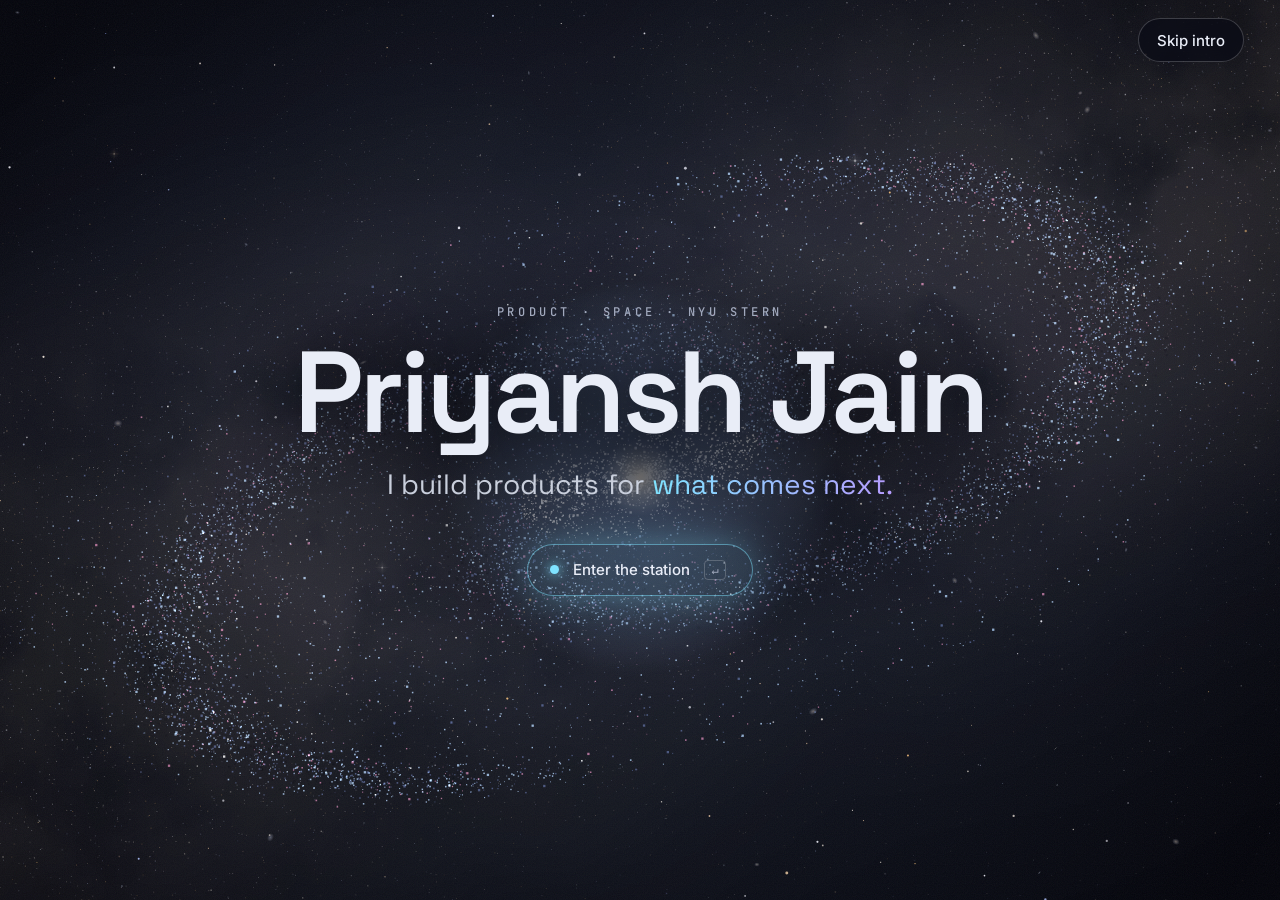
<file: index.html>
<!doctype html>
<html lang="en">
<head>
<meta charset="utf-8">
<meta name="viewport" content="width=device-width, initial-scale=1, viewport-fit=cover">
<!-- gen:head -->
<title>Priyansh Jain · Product &amp; Space Portfolio</title>
<meta name="description" content="Priyansh Jain studies Business, Technology &amp; Entrepreneurship at NYU Stern and builds products for what comes next. Looking for PM internships and full-time roles, especially at space companies.">
<link rel="canonical" href="https://priyanshjain.info/">
<meta property="og:type" content="website">
<meta property="og:url" content="https://priyanshjain.info/">
<meta property="og:title" content="Priyansh Jain · Product &amp; Space Portfolio">
<meta property="og:description" content="Priyansh Jain studies Business, Technology &amp; Entrepreneurship at NYU Stern and builds products for what comes next. Looking for PM internships and full-time roles, especially at space companies.">
<meta property="og:image" content="https://priyanshjain.info/assets/og-image.png">
<meta property="og:image:width" content="1200">
<meta property="og:image:height" content="630">
<meta property="og:image:alt" content="Priyansh Jain: I build products for what comes next.">
<meta name="twitter:card" content="summary_large_image">
<meta name="twitter:title" content="Priyansh Jain · Product &amp; Space Portfolio">
<meta name="twitter:description" content="Priyansh Jain studies Business, Technology &amp; Entrepreneurship at NYU Stern and builds products for what comes next. Looking for PM internships and full-time roles, especially at space companies.">
<meta name="twitter:image" content="https://priyanshjain.info/assets/og-image.png">
<script type="application/ld+json">{"@context":"https://schema.org","@type":"Person","name":"Priyansh Jain","url":"https://priyanshjain.info/","email":"mailto:priyansh.jain@stern.nyu.edu","description":"Priyansh Jain studies Business, Technology & Entrepreneurship at NYU Stern and builds products for what comes next. Looking for PM internships and full-time roles, especially at space companies.","sameAs":["https://www.linkedin.com/in/priyanshjain05/"],"affiliation":{"@type":"CollegeOrUniversity","name":"NYU Stern School of Business"}}</script>
<!-- /gen:head -->
<meta name="theme-color" content="#04050b">
<link rel="icon" href="data:image/svg+xml,%3Csvg xmlns='http://www.w3.org/2000/svg' viewBox='0 0 64 64'%3E%3Ccircle cx='32' cy='32' r='14' fill='%237fe3ff'/%3E%3Cellipse cx='32' cy='32' rx='28' ry='9' fill='none' stroke='%23b69cff' stroke-width='3' transform='rotate(-20 32 32)'/%3E%3C/svg%3E">
<link rel="preconnect" href="https://fonts.googleapis.com">
<link rel="preconnect" href="https://fonts.gstatic.com" crossorigin>
<link rel="preload" as="style" href="https://fonts.googleapis.com/css2?family=Inter:wght@400;500;600&family=JetBrains+Mono:wght@400;500&family=Space+Grotesk:wght@400;500;600&display=swap">
<link href="https://fonts.googleapis.com/css2?family=Inter:wght@400;500;600&family=JetBrains+Mono:wght@400;500&family=Space+Grotesk:wght@400;500;600&display=swap" rel="stylesheet" media="print" onload="this.media='all'">
<noscript><link href="https://fonts.googleapis.com/css2?family=Inter:wght@400;500;600&family=JetBrains+Mono:wght@400;500&family=Space+Grotesk:wght@400;500;600&display=swap" rel="stylesheet"></noscript>
<!-- gen:importmap --><script type="importmap">{"imports":{"./assets/content.js":"./assets/content.js?v=9078da7c46","./assets/fig/cabin.mjs":"./assets/fig/cabin.mjs?v=8d2423ef7b","./assets/fig/comms.mjs":"./assets/fig/comms.mjs?v=f41a34821a","./assets/fig/cupola.mjs":"./assets/fig/cupola.mjs?v=9efcadfe44","./assets/fig/dish.mjs":"./assets/fig/dish.mjs?v=bbfd6af994","./assets/fig/hatch.mjs":"./assets/fig/hatch.mjs?v=3fabeb8b1d","./assets/fig/mission001.mjs":"./assets/fig/mission001.mjs?v=1d2d597f9d","./assets/fig/solar.mjs":"./assets/fig/solar.mjs?v=6298cb9a65","./assets/fig/station.mjs":"./assets/fig/station.mjs?v=6fb38ef629","./assets/game/game.mjs":"./assets/game/game.mjs?v=b9802922cf","./assets/game/parts.js":"./assets/game/parts.js?v=9d47013048","./assets/game/ship.mjs":"./assets/game/ship.mjs?v=7abf9c99bb","./assets/kit/audit.mjs":"./assets/kit/audit.mjs?v=0edd59b8fa","./assets/kit/gl.mjs":"./assets/kit/gl.mjs?v=37e76fedb1","./assets/kit/iso-kit.mjs":"./assets/kit/iso-kit.mjs?v=46c0b262a4","./assets/kit/lathe.mjs":"./assets/kit/lathe.mjs?v=034310ce13","./assets/kit/tube.mjs":"./assets/kit/tube.mjs?v=1bafc8d37c","./assets/render.js":"./assets/render.js?v=a40a4958bb","./assets/space.js":"./assets/space.js?v=c7ee2b1e4f","./assets/ui.js":"./assets/ui.js?v=40e4ac86cb"}}</script><link rel="modulepreload" href="assets/ui.js?v=40e4ac86cb"><link rel="modulepreload" href="assets/space.js?v=c7ee2b1e4f"><link rel="modulepreload" href="assets/fig/station.mjs?v=6fb38ef629"><!-- /gen:importmap -->
<style id="iso-css"><!-- gen:isocss -->
.iso{
  --anatomy-page:#0b0b0b;--anatomy-card:#131313;--anatomy-text:#a3a3a3;--anatomy-strong:#e6e6e6;--anatomy-muted:#6e6e6e;
  --anatomy-paper:#131313;--anatomy-face:#1b1b1b;--anatomy-top:#1c1c1c;
  --anatomy-shade-0:#0f0f0f;--anatomy-shade-1:#121212;--anatomy-shade-2:#151515;--anatomy-shade-3:#181818;
  --anatomy-lit-top:#262626;--anatomy-lit-shade:#1d1d1d;
  --anatomy-hi:#d4d4d4;--anatomy-mid:#6a6a6a;--anatomy-lo:#3e3e3e;--anatomy-faint:#2a2a2a;--anatomy-lit:#ffffff;
  --anatomy-halo:#050505;--anatomy-halo-opacity:.9;--anatomy-dot:#e6e6e6;
  --anatomy-red:#ff6b6b;--anatomy-green:#6be0a0;--anatomy-blue:#6b9bff;
  --anatomy-weight:.6px;--anatomy-ease:cubic-bezier(.32,.72,0,1);
  --anatomy-mono:ui-monospace,"SF Mono",Menlo,Consolas,monospace;
  --anatomy-lift:inset 0 1px 0 0 #ffffff0a,inset 0 0 0 1px #ffffff06,0 0 0 1px #00000026,0 1px 1px -.5px #00000014,0 3px 3px -1.5px #00000014,0 6px 6px -3px #00000014,0 12px 12px -6px #00000014;
}
.iso[data-theme="light"]{
  --anatomy-page:#f2f2ef;--anatomy-card:#fbfbfa;--anatomy-text:#57575a;--anatomy-strong:#18181a;--anatomy-muted:#8c8c90;
  --anatomy-paper:#fbfbfa;--anatomy-face:#ffffff;--anatomy-top:#ffffff;
  --anatomy-shade-0:#dcdcd9;--anatomy-shade-1:#e5e5e2;--anatomy-shade-2:#ededea;--anatomy-shade-3:#f4f4f1;
  --anatomy-lit-top:#ffffff;--anatomy-lit-shade:#eeeeeb;
  --anatomy-hi:#26262a;--anatomy-mid:#8a8a8f;--anatomy-lo:#b4b4b8;--anatomy-faint:#d4d4d6;--anatomy-lit:#000000;
  --anatomy-halo:#8a8a80;--anatomy-halo-opacity:.32;--anatomy-dot:#3a3a3e;
  --anatomy-red:#e5484d;--anatomy-green:#30a46c;--anatomy-blue:#3e63dd;
  --anatomy-lift:inset 0 1px 0 0 #ffffff,0 0 0 1px #0000000f,0 1px 1px -.5px #0000000a,0 3px 3px -1.5px #0000000a,0 6px 6px -3px #0000000a,0 12px 12px -6px #0000000a;
}
.iso-svg{display:block;width:100%;height:auto;overflow:visible}
.iso-svg path,.iso-svg circle{vector-effect:non-scaling-stroke}
.iso-fill{fill:var(--anatomy-paper);stroke:none}
.iso-solid[data-lit]>.iso-fill{fill:var(--anatomy-face)}
.iso-shade,.iso-top{stroke:none}
.iso-shade[data-shade="0"]{fill:var(--anatomy-shade-0)}
.iso-shade[data-shade="1"]{fill:var(--anatomy-shade-1)}
.iso-shade[data-shade="2"]{fill:var(--anatomy-shade-2)}
.iso-shade[data-shade="3"]{fill:var(--anatomy-shade-3)}
.iso-top{fill:var(--anatomy-top)}
.iso-solid[data-lit]>.iso-top{fill:var(--anatomy-lit-top)}
.iso-solid[data-lit]>.iso-shade{fill:var(--anatomy-lit-shade)}
.iso-solid[data-seamless]>.iso-shade,.iso-solid[data-seamless]>.iso-top{stroke-width:.4;stroke-linejoin:round}
.iso-solid[data-seamless]>.iso-shade[data-shade="0"]{stroke:var(--anatomy-shade-0)}
.iso-solid[data-seamless]>.iso-shade[data-shade="1"]{stroke:var(--anatomy-shade-1)}
.iso-solid[data-seamless]>.iso-shade[data-shade="2"]{stroke:var(--anatomy-shade-2)}
.iso-solid[data-seamless]>.iso-shade[data-shade="3"]{stroke:var(--anatomy-shade-3)}
.iso-solid[data-seamless]>.iso-top{stroke:var(--anatomy-top)}
.iso-solid[data-seamless][data-lit]>.iso-top{stroke:var(--anatomy-lit-top)}
.iso-solid[data-seamless][data-lit]>.iso-shade{stroke:var(--anatomy-lit-shade)}
.iso-solid[data-lit]>.iso-edge{stroke:var(--anatomy-lit)}
.iso-halo{fill:var(--anatomy-halo);stroke:none;filter:blur(9px);opacity:var(--anatomy-halo-opacity);transform:translateY(3px)}
.iso-line{fill:none;stroke:var(--anatomy-lo);stroke-width:var(--anatomy-weight);stroke-linecap:round;stroke-linejoin:round}
.iso-line[data-tone="hi"]{stroke:var(--anatomy-hi)}
.iso-line[data-tone="mid"]{stroke:var(--anatomy-mid)}
.iso-line[data-tone="lo"]{stroke:var(--anatomy-lo)}
.iso-line[data-tone="faint"]{stroke:var(--anatomy-faint)}
.iso-line[data-tone="lit"]{stroke:var(--anatomy-lit)}
.iso-line[data-tone="red"]{stroke:var(--anatomy-red)}
.iso-line[data-tone="green"]{stroke:var(--anatomy-green)}
.iso-line[data-tone="blue"]{stroke:var(--anatomy-blue)}
.iso-line[data-dotted]{stroke-dasharray:.01 3.5;stroke-width:1}
.iso-line[data-dashed]{stroke-dasharray:3 3}
.iso-line[data-flow]{stroke-dasharray:2 6}
.iso-wire-end{fill:var(--anatomy-paper);stroke:var(--anatomy-lo);stroke-width:var(--anatomy-weight)}
.iso-wire[data-tone="hi"] .iso-wire-end{stroke:var(--anatomy-hi)}
.iso-wire[data-tone="mid"] .iso-wire-end{stroke:var(--anatomy-mid)}
.iso-wire[data-tone="faint"] .iso-wire-end{stroke:var(--anatomy-faint)}
.iso-wire[data-tone="lit"] .iso-wire-end{stroke:var(--anatomy-lit)}
.iso-dots circle{fill:var(--anatomy-dot);stroke:none;opacity:.32}
.iso-dots[data-tone="hi"] circle{opacity:.85}
.iso-dots[data-tone="mid"] circle{opacity:.45}
.iso-dots[data-tone="lo"] circle{opacity:.22}
.iso-dots[data-tone="faint"] circle{opacity:.12}
.iso-face-text{fill:var(--anatomy-mid);font-family:var(--anatomy-mono);letter-spacing:.04em}
.iso-face-text[data-tone="hi"]{fill:var(--anatomy-hi)}
.iso-face-text[data-tone="lo"]{fill:var(--anatomy-lo)}
.iso-face-text[data-tone="faint"]{fill:var(--anatomy-faint)}
.tb-body{fill:var(--anatomy-shade-2);stroke:none}
.tb-shine{fill:var(--anatomy-top);stroke:none}
.tb-shade{fill:var(--anatomy-shade-0);stroke:none}
.tb-ring{fill:none;stroke:var(--anatomy-lo);stroke-width:.45;stroke-linecap:butt;stroke-linejoin:round}
.tb-ring[data-tone="mid"]{stroke:var(--anatomy-mid)}
.tb-ring[data-tone="faint"]{stroke:var(--anatomy-faint)}
.tb-ring[data-tone="hi"]{stroke:var(--anatomy-hi)}
@keyframes iso-flow{to{stroke-dashoffset:-32}}
@keyframes iso-pulse{0%,100%{opacity:.18}12%{opacity:1}40%{opacity:.18}}
.iso-line[data-flow]{animation:iso-flow 1600ms linear infinite}
.iso-dots circle[data-pulse]{animation:iso-pulse 1600ms steps(1,end) infinite;animation-delay:var(--pulse-at,0ms)}
.iso-figure{margin:32px 0 36px}
.iso-plate{position:relative;padding:52px 24px;border-radius:0;background:var(--anatomy-card);box-shadow:0 0 0 1px var(--anatomy-mid);--anatomy-paper:var(--anatomy-card)}
.iso-plate-corners{position:absolute;inset:18px 20px;pointer-events:none}
.iso-plate-corner{position:absolute;color:var(--anatomy-muted);font-family:var(--anatomy-mono);font-size:10.5px;line-height:1;letter-spacing:.04em;white-space:nowrap}
.iso-plate-corner[data-corner="fig"]{top:0;left:0;color:var(--anatomy-text)}
.iso-plate-corner[data-corner="title"]{top:0;right:0;text-transform:uppercase;letter-spacing:.1em}
.iso-plate-corner[data-corner="hint"]{bottom:0;left:0;text-transform:uppercase;letter-spacing:.1em}
.iso-plate-corner[data-corner="readout"]{right:0;bottom:0;color:var(--anatomy-text);font-variant-numeric:tabular-nums}
.iso-plate .iso-svg{margin:0 auto}
.iso-legend{display:grid;gap:8px;margin-top:12px;color:var(--anatomy-muted);font-size:13px;line-height:1.55}
.iso-keys{display:flex;flex-wrap:wrap;gap:6px 18px}
.iso-key{display:inline-flex;align-items:center;gap:7px}
.iso-swatch{width:16px;height:10px;flex:none;overflow:visible}
.iso-swatch path{fill:none;stroke:var(--anatomy-hi);stroke-width:1;vector-effect:non-scaling-stroke;stroke-linejoin:round;stroke-linecap:round}
.iso-swatch[data-mark="raised"] path,.iso-swatch[data-mark="flat"] path{stroke:var(--anatomy-mid)}
.iso-swatch[data-mark="lit"] path{stroke:var(--anatomy-lit)}
.iso-swatch[data-mark="dim"] path{stroke:var(--anatomy-lo)}
.iso-swatch[data-mark="dotted"] path{stroke-dasharray:.01 3;stroke-width:1.4}
.iso-swatch[data-mark="dashed"] path{stroke-dasharray:3 2.5}
.iso-swatch[data-mark="red"] path{stroke:var(--anatomy-red)}
.iso-swatch[data-mark="green"] path{stroke:var(--anatomy-green)}
.iso-swatch[data-mark="blue"] path{stroke:var(--anatomy-blue)}
.iso-swatch-crease{stroke:var(--anatomy-lo)!important}
@media (max-width:560px){.iso-plate{padding:48px 12px 70px}.iso-plate-corner[data-corner="hint"]{bottom:18px}}
@media (prefers-reduced-motion:reduce){.iso-line[data-flow],.iso-dots circle[data-pulse]{animation:none}}
/* Space palette for anatomy figures: navy paper, blue-grey lines, cyan lit accent */
.iso.space{
  --anatomy-page:#05060d;--anatomy-card:transparent;--anatomy-text:#a9b3c9;--anatomy-strong:#e9edf7;--anatomy-muted:#6f7a94;
  --anatomy-paper:#0b1126;--anatomy-face:#141d38;--anatomy-top:#18223f;
  --anatomy-shade-0:#0a0f22;--anatomy-shade-1:#0d1329;--anatomy-shade-2:#111831;--anatomy-shade-3:#151d39;
  --anatomy-lit-top:#1c2a4f;--anatomy-lit-shade:#152242;
  --anatomy-hi:#e6edfb;--anatomy-mid:#8494b6;--anatomy-lo:#526080;--anatomy-faint:#323e5e;--anatomy-lit:#7fe3ff;
  --anatomy-halo:#000;--anatomy-halo-opacity:.8;--anatomy-dot:#dfe8ff;
  --anatomy-red:#ff6b7a;--anatomy-green:#7cf2b9;--anatomy-blue:#7fb2ff;
}
.iso.space .iso-plate{--anatomy-paper:#0b1126}
<!-- /gen:isocss --></style>
<style>
:root{
  --bg:#04050b; --ink:#e9edf7; --ink-2:#c9cfdc; --muted:#a3abbf; --dim:#8a93a8;
  --line:rgba(255,255,255,.1); --line-2:rgba(255,255,255,.2);
  --cyan:#7fe3ff; --violet:#b69cff; --amber:#ffbf73; --mint:#7cf2b9;
  --glass:rgba(7,9,20,.78);
  --display:'Space Grotesk',system-ui,sans-serif; --body:'Inter',system-ui,sans-serif; --mono:'JetBrains Mono',ui-monospace,monospace;
  --ease:cubic-bezier(.22,.61,.36,1); --ease-out:cubic-bezier(.16,1,.3,1);
  --gutter:clamp(16px,3vw,36px); --hud:72px;
  color-scheme:dark;
}
*{box-sizing:border-box;margin:0;padding:0}
html,body{height:100%;overflow:hidden;background:var(--bg)}
body{color:var(--ink);font-family:var(--body);font-size:16px;line-height:1.55;-webkit-font-smoothing:antialiased;
  background:radial-gradient(120% 90% at 50% 40%,#080a18 0%,#04050c 55%,#020208 100%)}
button{font:inherit;color:inherit;background:none;border:0;cursor:pointer}
a{color:inherit}
ul,ol{list-style:none}
::selection{background:rgba(127,227,255,.3)}
:focus-visible{outline:2px solid var(--cyan);outline-offset:3px;border-radius:8px}
.sr{position:absolute;width:1px;height:1px;overflow:hidden;clip:rect(0 0 0 0);white-space:nowrap}
.skip{position:fixed;left:12px;top:-60px;z-index:200;padding:10px 16px;border-radius:10px;background:var(--ink);color:#05060d;font-weight:600;text-decoration:none;transition:top .2s}
.skip:focus{top:12px}

#space{position:fixed;inset:0;width:100%;height:100%;display:block;touch-action:none}
#flash{position:fixed;inset:0;pointer-events:none;opacity:0;background:radial-gradient(circle at 50% 50%,rgba(220,245,255,.95),rgba(127,227,255,.35) 40%,transparent 75%);z-index:36}
.cine{position:fixed;inset:0;z-index:30;pointer-events:none;background:radial-gradient(130% 100% at 50% 50%,transparent 58%,rgba(0,0,4,.5) 100%)}
.cine::after{content:"";position:absolute;inset:-50%;opacity:.06;mix-blend-mode:overlay;background-image:url("data:image/svg+xml,%3Csvg xmlns='http://www.w3.org/2000/svg' width='160' height='160'%3E%3Cfilter id='n'%3E%3CfeTurbulence type='fractalNoise' baseFrequency='.9' numOctaves='2' stitchTiles='stitch'/%3E%3C/filter%3E%3Crect width='100%25' height='100%25' filter='url(%23n)'/%3E%3C/svg%3E");animation:grain 1.2s steps(6) infinite}

/* ---------- buttons ---------- */
.btn{display:inline-flex;align-items:center;justify-content:center;gap:8px;min-height:44px;padding:0 18px;border-radius:999px;border:1px solid var(--line-2);background:rgba(7,9,20,.6);-webkit-backdrop-filter:blur(10px);backdrop-filter:blur(10px);font:500 15px var(--body);text-decoration:none;color:var(--ink);white-space:nowrap;transition:border-color .3s,background .3s,transform .3s var(--ease)}
.btn:hover{border-color:rgba(255,255,255,.45);transform:translateY(-1px)}
.btn.primary{background:var(--ink);color:#05060d;border-color:var(--ink)}
.btn.primary:hover{box-shadow:0 10px 36px -10px rgba(127,227,255,.6)}
.linkish{color:var(--cyan);text-decoration:none;border-bottom:1px solid rgba(127,227,255,.35);padding-bottom:1px}
.linkish:hover{border-color:var(--cyan)}

/* ---------- HUD ---------- */
.hud{position:fixed;left:0;right:0;top:0;z-index:40;height:var(--hud);display:flex;align-items:center;justify-content:space-between;padding:0 var(--gutter);pointer-events:none;transition:opacity .6s var(--ease)}
.hud > *{pointer-events:auto}
.mark{display:flex;align-items:center;gap:12px;font:500 16px var(--display);text-decoration:none;min-height:44px}
.mark-ring{position:relative;width:32px;height:32px;border-radius:50%;border:1px solid var(--line-2);display:grid;place-items:center;font:500 12px var(--mono)}
.mark-ring i{position:absolute;inset:-1px;border-radius:50%;animation:spin 8s linear infinite}
.mark-ring i::before{content:"";position:absolute;top:-3px;left:50%;margin-left:-3px;width:6px;height:6px;border-radius:50%;background:var(--cyan);box-shadow:0 0 10px var(--cyan)}
.hud-right{display:flex;align-items:center;gap:10px}
.hud .btn{min-height:40px;font-size:14px}
body.intro .hud,body.warping .hud{opacity:0;visibility:hidden;pointer-events:none}
body.intro .hud *,body.warping .hud *{pointer-events:none}

/* ---------- intro ---------- */
#intro{position:fixed;inset:0;z-index:35;display:flex;flex-direction:column;align-items:center;justify-content:center;text-align:center;padding:24px;transition:opacity .9s var(--ease),transform 1.2s var(--ease)}
#intro::before{content:"";position:absolute;left:50%;top:50%;width:min(900px,120vw);height:min(440px,70vh);transform:translate(-50%,-50%);background:radial-gradient(closest-side,rgba(4,5,11,.66),rgba(4,5,11,0));z-index:-1;pointer-events:none}
#intro.gone{opacity:0;transform:scale(1.06);pointer-events:none;visibility:hidden;transition:opacity .9s var(--ease),transform 1.2s var(--ease),visibility 0s 1.2s}
body.intro #intro.gone{opacity:1;transform:none;visibility:visible;pointer-events:auto;transition:none}
.i-kicker{font:500 12px var(--mono);letter-spacing:.3em;text-transform:uppercase;color:var(--muted)}
.i-name{font:600 clamp(48px,9vw,128px)/.95 var(--display);letter-spacing:-.035em;margin:18px 0;text-shadow:0 0 60px rgba(4,5,11,.9)}
.i-tag{font:400 clamp(19px,2.4vw,28px) var(--display);color:var(--ink-2)}
.i-tag em{font-style:normal;background:linear-gradient(90deg,var(--cyan),var(--violet));-webkit-background-clip:text;background-clip:text;color:transparent}
.enter{margin-top:42px;display:inline-flex;align-items:center;gap:14px;min-height:52px;padding:0 26px 0 22px;border-radius:999px;font:500 15px var(--body);color:var(--ink);border:1px solid rgba(127,227,255,.5);background:rgba(127,227,255,.07);box-shadow:0 0 40px -6px rgba(127,227,255,.45);transition:transform .4s var(--ease),box-shadow .4s,background .4s}
.enter:hover{transform:translateY(-2px);background:rgba(127,227,255,.12);box-shadow:0 0 60px -4px rgba(127,227,255,.65)}
.enter .dot{width:9px;height:9px;border-radius:50%;background:var(--cyan);box-shadow:0 0 12px var(--cyan);animation:breathe 2.4s var(--ease) infinite}
.enter kbd{font:500 12px var(--mono);border:1px solid var(--line-2);border-radius:4px;padding:1px 6px;color:var(--muted)}
.skip-intro{position:fixed;right:var(--gutter);top:18px;z-index:41;min-height:44px}
body:not(.intro):not(.warping) .skip-intro{display:none}
.fade-up{opacity:0;transform:translateY(14px);animation:fadeUp 1.2s var(--ease-out) forwards}

/* ---------- home: hero + station menu ---------- */
.home{transition:opacity .6s var(--ease)}
.hero{position:fixed;z-index:19;left:var(--gutter);top:50%;transform:translateY(-50%);width:min(440px,34vw);transition:opacity .6s var(--ease),transform .8s var(--ease-out)}
.h-kicker{font:500 12px var(--mono);letter-spacing:.24em;text-transform:uppercase;color:var(--muted)}
.h-name{font:600 clamp(40px,4.3vw,64px)/.98 var(--display);letter-spacing:-.035em;margin-top:12px;text-shadow:0 0 40px rgba(4,5,11,.9)}
.h-tag{font:400 clamp(18px,1.7vw,22px)/1.35 var(--display);color:var(--ink);margin-top:14px}
.h-target{margin-top:10px;font-size:16px;color:var(--ink-2);max-width:36ch}
.h-cta{display:flex;flex-wrap:wrap;gap:8px;margin-top:22px}
.h-nav{margin-top:26px}
.h-nav-k{font:500 12px var(--mono);letter-spacing:.18em;text-transform:uppercase;color:var(--dim)}
.h-nav ul{display:flex;flex-wrap:nowrap;gap:2px 4px;margin-top:6px}
.h-nav a{display:inline-flex;align-items:center;min-height:44px;padding:0 10px;margin-left:-10px;margin-right:10px;border-radius:8px;font:600 14px var(--body);letter-spacing:.12em;text-transform:uppercase;text-decoration:none;color:var(--ink-2);transition:color .3s,background .3s}
.h-nav a:hover,.h-nav a.hot-on{color:#fff;background:rgba(127,227,255,.08)}
.h-explore{margin-top:14px;font-size:14px;color:var(--muted);display:flex;flex-wrap:wrap;gap:4px 12px;align-items:baseline}
.h-explore span{font-size:13px}
#station-slot{position:fixed;left:calc(var(--gutter) + min(440px,34vw) + 24px);right:var(--gutter);top:calc(var(--hud) + 8px);bottom:28px;pointer-events:none}

/* station figure overlay (placed by the engine) */
#station{position:fixed;left:0;top:0;width:900px;height:560px;transform-origin:0 0;z-index:15;will-change:transform,opacity;visibility:hidden}
#station::before{content:"";position:absolute;inset:-30% -10%;background:radial-gradient(closest-side,rgba(110,130,255,.1),rgba(110,130,255,.03) 55%,transparent);z-index:-1;pointer-events:none}

/* hotspots: real links, positioned over the station parts */
.station-menu{position:fixed;inset:0;z-index:18;pointer-events:none}
#hot-lines{position:fixed;inset:0;width:100%;height:100%;pointer-events:none;overflow:visible}
#hot-lines line{stroke:rgba(127,227,255,.5);stroke-width:1}
#hot-lines line.on{stroke:rgba(127,227,255,.95)}
.hot{position:fixed;left:0;top:0;width:0;height:0;text-decoration:none;pointer-events:none;outline:none}
.hot-pin,.hot-label{position:absolute;left:0;top:0;pointer-events:auto;will-change:transform}
.hot-pin{width:44px;height:44px;margin:-22px 0 0 -22px;border-radius:50%;display:grid;place-items:center}
.hot-pin::before{content:"";width:14px;height:14px;border-radius:50%;border:2px solid var(--cyan);background:rgba(4,5,11,.6);box-shadow:0 0 12px rgba(127,227,255,.7);transition:transform .3s var(--ease),background .3s}
.hot-pin::after{content:"";position:absolute;left:50%;top:50%;width:14px;height:14px;margin:-7px 0 0 -7px;border-radius:50%;border:1.5px solid var(--cyan);animation:ping 2.4s var(--ease) infinite}
.hot-num{display:none}
.hot-label{display:flex;flex-direction:column;padding:7px 14px;min-height:40px;justify-content:center;border-radius:12px;background:var(--glass);border:1px solid rgba(127,227,255,.32);-webkit-backdrop-filter:blur(10px);backdrop-filter:blur(10px);white-space:nowrap;box-shadow:0 8px 30px -12px rgba(0,0,0,.8);transition:border-color .3s,background .3s,box-shadow .3s}
.hot-label b{font:500 17px/1.15 var(--display);letter-spacing:-.01em;color:#fff}
.hot-label small{position:absolute;left:-1px;top:calc(100% + 6px);padding:6px 11px;border-radius:10px;background:rgba(8,12,28,.95);border:1px solid var(--line-2);font:400 13px/1.3 var(--body);color:var(--ink);opacity:0;transform:translateY(-4px);pointer-events:none;transition:opacity .3s,transform .3s var(--ease)}
.hot.on .hot-label,.hot:focus-visible .hot-label{border-color:var(--cyan);background:rgba(10,16,34,.92);box-shadow:0 0 30px -6px rgba(127,227,255,.55)}
.hot.on .hot-label small,.hot:focus-visible .hot-label small{opacity:1;transform:none}
.hot.on .hot-pin::before,.hot:focus-visible .hot-pin::before{transform:scale(1.25);background:var(--cyan)}
.hot:focus-visible .hot-label{outline:2px solid var(--cyan);outline-offset:3px}
.station-menu.pins .hot-label{display:none}
.station-menu.pins .hot-pin::before{width:28px;height:28px;background:rgba(6,9,22,.85)}
.station-menu.pins .hot-num{display:block;position:absolute;font:600 13px var(--body);color:#fff}
.station-menu.pins .hot-pin::after{width:28px;height:28px;margin:-14px 0 0 -14px}
.station-menu.pins .hot:focus-visible .hot-pin{outline:2px solid var(--cyan);outline-offset:2px}
.hint{position:fixed;z-index:19;left:0;top:0;padding:9px 16px;border-radius:999px;background:var(--glass);border:1px solid var(--line-2);-webkit-backdrop-filter:blur(10px);backdrop-filter:blur(10px);font:500 13px var(--body);color:var(--ink);white-space:nowrap;transition:opacity .8s var(--ease);pointer-events:none}
.hint.gone{opacity:0}
.hint .coarse{display:none}
@media (pointer:coarse){.hint .fine{display:none}.hint .coarse{display:inline}}
body.panel-open .home,body.explore .home,body.intro .home,body.warping .home{opacity:0;pointer-events:none}
body.panel-open .hero,body.explore .hero,body.intro .hero,body.warping .hero{transform:translateY(-50%) translateX(-14px);visibility:hidden;transition:opacity .5s,transform .6s,visibility 0s .6s}

/* ---------- explore extras ---------- */
#labels{position:fixed;inset:0;z-index:20;pointer-events:none}
.dlabel{position:absolute;left:0;top:0;display:flex;flex-direction:column;align-items:center;gap:1px;padding:6px 10px;text-align:center;white-space:nowrap;border-radius:10px;will-change:transform,opacity}
.dlabel .k{font:500 12px var(--mono);letter-spacing:.18em;text-transform:uppercase;color:var(--c,var(--cyan))}
.dlabel .n{font:500 15px var(--display);color:var(--ink);text-shadow:0 0 12px rgba(4,5,11,.95)}
.dlabel.big .n{font:500 22px/1.05 var(--display);letter-spacing:-.02em}
.dlabel:hover .n,.dlabel.hot .n{color:#fff;text-shadow:0 0 18px var(--c,var(--cyan))}
.pin{position:absolute;left:0;top:0;display:inline-flex;align-items:center;gap:6px;min-height:34px;padding:5px 12px 5px 10px;border-radius:999px;white-space:nowrap;background:var(--glass);border:1px solid color-mix(in srgb,var(--c) 45%,transparent);-webkit-backdrop-filter:blur(8px);backdrop-filter:blur(8px);will-change:transform,opacity}
.pin b{font:500 14px/1.1 var(--display);color:var(--ink)}
.pin small{display:none}
.pin::before{content:"";width:6px;height:6px;border-radius:50%;background:var(--c);box-shadow:0 0 8px var(--c)}
.pin:hover{border-color:var(--c)}
.sublabel{display:none}
#beacons{position:fixed;inset:0;z-index:24;pointer-events:none}
.beacon{position:absolute;left:0;top:0;display:flex;align-items:center;gap:7px;min-height:34px;padding:6px 12px;border-radius:999px;white-space:nowrap;background:var(--glass);border:1px solid var(--line-2);-webkit-backdrop-filter:blur(8px);backdrop-filter:blur(8px);font:500 13px var(--body);color:var(--ink);will-change:transform,opacity}
.beacon:hover{border-color:var(--c)}
.beacon .arr{width:14px;height:14px;flex:none;transform:rotate(var(--a,0rad));background:var(--c);-webkit-mask:url("data:image/svg+xml,%3Csvg xmlns='http://www.w3.org/2000/svg' viewBox='0 0 16 16'%3E%3Cpath d='M2 8h10M8.5 4 12.5 8l-4 4' fill='none' stroke='%23000' stroke-width='1.8'/%3E%3C/svg%3E") center/contain no-repeat;mask:url("data:image/svg+xml,%3Csvg xmlns='http://www.w3.org/2000/svg' viewBox='0 0 16 16'%3E%3Cpath d='M2 8h10M8.5 4 12.5 8l-4 4' fill='none' stroke='%23000' stroke-width='1.8'/%3E%3C/svg%3E") center/contain no-repeat}
.beacon small{font:400 12px var(--mono);color:var(--muted)}
.radar-wrap{position:fixed;right:var(--gutter);bottom:24px;z-index:26;display:flex;flex-direction:column;align-items:center;gap:6px;transition:opacity .5s}
#radar{width:112px;height:112px;border-radius:50%;background:radial-gradient(circle,rgba(10,14,30,.8),rgba(5,6,14,.6));cursor:pointer}
.radar-wrap span{font:500 12px var(--mono);letter-spacing:.14em;text-transform:uppercase;color:var(--muted)}
.explore-hint{position:fixed;left:var(--gutter);bottom:24px;z-index:25;padding:8px 14px;border-radius:999px;background:var(--glass);border:1px solid var(--line);font:500 13px var(--body);color:var(--ink-2);transition:opacity .5s}
body:not(.explore) .explore-hint,body:not(.explore) .radar-wrap,body.panel-open .explore-hint,body.panel-open .radar-wrap{opacity:0!important;pointer-events:none!important}
body.dragging,body.dragging *{cursor:grabbing!important}
body.explore #space{cursor:grab}

/* ---------- panels ---------- */
.panel-wrap{position:fixed;inset:0;z-index:45;pointer-events:none}
.panel-wrap[hidden]{display:block!important;visibility:hidden}
.p-scrim{position:fixed;inset:0;background:radial-gradient(120% 90% at 50% 50%,rgba(4,5,11,.15) 30%,rgba(4,5,11,.75) 100%);opacity:0;transition:opacity .5s var(--ease)}
.panel{position:fixed;top:calc(var(--hud) + 4px);bottom:20px;left:50%;width:min(1080px,calc(100vw - 2 * var(--gutter)));display:flex;flex-direction:column;border-radius:22px;background:linear-gradient(180deg,rgba(10,14,32,var(--ga)),rgba(5,7,17,calc(var(--ga) + .04)));border:1px solid var(--line-2);-webkit-backdrop-filter:blur(16px) saturate(1.2);backdrop-filter:blur(16px) saturate(1.2);box-shadow:0 40px 120px -30px rgba(0,0,0,.9),0 0 80px -30px rgba(127,227,255,.35),inset 0 1px 0 rgba(255,255,255,.05);transform:translateX(-50%) scale(.94);opacity:0;transition:transform .8s var(--ease-out),opacity .5s var(--ease),--ga .5s var(--ease),backdrop-filter .5s var(--ease),-webkit-backdrop-filter .5s var(--ease);overflow:hidden}
.panel-wrap.open{pointer-events:auto;visibility:visible}
.panel-wrap.open .p-scrim{opacity:1}
.panel-wrap.open .panel{transform:translateX(-50%);opacity:1}
.p-head{display:flex;align-items:flex-start;justify-content:space-between;gap:16px;padding:18px 22px 6px}
.p-kicker{font:500 12px var(--mono);letter-spacing:.16em;text-transform:uppercase;color:var(--c,var(--cyan))}
.p-title{font:500 clamp(28px,2.4vw,36px)/1.05 var(--display);letter-spacing:-.025em;margin-top:4px;outline:none}
.p-close{flex:none;min-height:44px;padding:0 16px}
.p-close kbd{font:500 12px var(--mono);border:1px solid var(--line-2);border-radius:4px;padding:0 5px;color:var(--muted)}
.p-tabs{padding:4px 18px 0;border-bottom:1px solid var(--line)}
.p-tabs ul{display:flex;gap:2px;overflow-x:auto;scrollbar-width:none}
.p-tabs ul::-webkit-scrollbar{display:none}
.p-tabs a{display:inline-flex;align-items:center;gap:7px;min-height:44px;padding:0 12px;font:500 14px var(--body);color:var(--muted);text-decoration:none;border-bottom:2px solid transparent;white-space:nowrap;transition:color .3s,border-color .3s}
.p-tabs a:hover{color:var(--ink)}
.p-tabs a[aria-current="page"]{color:var(--ink);border-color:var(--cyan)}
.tb-num{display:inline-grid;place-items:center;min-width:20px;height:20px;border-radius:50%;border:1px solid var(--line-2);font:500 12px var(--mono);color:var(--muted)}
.p-body{flex:1;min-height:0;position:relative;overflow:hidden}
.sec{position:absolute;inset:0;padding:16px 22px 12px;overflow-y:auto;overscroll-behavior:contain;scrollbar-width:thin;scrollbar-color:rgba(255,255,255,.18) transparent}
.sec[hidden]{display:none}
.p-foot{display:flex;align-items:center;justify-content:space-between;gap:12px;padding:6px 18px 10px;border-top:1px solid var(--line)}
.p-foot a{display:inline-flex;align-items:center;min-height:44px;padding:0 6px;font:500 14px var(--body);color:var(--ink-2);text-decoration:none;border-radius:8px}
.p-foot a:hover{color:#fff}
.p-foot span{font:400 12px var(--mono);color:var(--dim)}
/* ---------- inside a module: glass, corner brackets, transit, content arriving ---------- */
@property --ga{syntax:"<number>";inherits:true;initial-value:.84}
.panel{--ga:.84}
.panel::before{content:"";position:absolute;inset:9px;pointer-events:none;z-index:2;opacity:.55;--b:linear-gradient(var(--cyan),var(--cyan));background:var(--b) top left/16px 1.5px,var(--b) top left/1.5px 16px,var(--b) top right/16px 1.5px,var(--b) top right/1.5px 16px,var(--b) bottom left/16px 1.5px,var(--b) bottom left/1.5px 16px,var(--b) bottom right/16px 1.5px,var(--b) bottom right/1.5px 16px;background-repeat:no-repeat}
.panel::after{content:"";position:absolute;inset:0;pointer-events:none;background:repeating-linear-gradient(0deg,rgba(127,227,255,.018) 0 1px,transparent 1px 4px);opacity:.8}
.p-kicker::before{content:"";display:inline-block;width:7px;height:7px;margin-right:9px;border-radius:50%;background:var(--mint);box-shadow:0 0 8px var(--mint);vertical-align:1px;animation:breathe 2.4s var(--ease) infinite}
.p-head>div,.p-body{transition:opacity .3s var(--ease),transform .5s var(--ease-out)}
.panel.transit{--ga:.22;-webkit-backdrop-filter:blur(3px);backdrop-filter:blur(3px)}
.panel.transit .p-body{opacity:0;transform:translateX(calc(var(--dir,1) * -70px))}
.panel.transit .p-head>div{opacity:.25}
.sec.arrive :is(.chips,.missions li,.telemetry li,.traj-list li,.sc-con,.sl-group,.about-photo,.about>div>*,.contact-text>*,.contact-fig,.back,.case-head,.case-media,.case-text>*,.pager,.role-detail>*){animation:flyIn .7s var(--ease-out) backwards;animation-delay:calc(var(--i,0) * 42ms + 60ms)}
@keyframes flyIn{from{opacity:0;transform:translate3d(calc(var(--dir,0) * 34px),18px,0) scale(.965)}to{opacity:1;transform:none}}

/* ---------- the dive: zoom streaks, the airlock ---------- */
#zoomfx{position:fixed;inset:0;z-index:30;pointer-events:none;opacity:0;overflow:hidden}
#zoomfx::before{content:"";position:absolute;inset:-40%;background:repeating-conic-gradient(from 3deg at 50% 50%,rgba(200,236,255,0) 0deg,rgba(200,236,255,.16) .3deg,rgba(200,236,255,0) .8deg,rgba(200,236,255,0) 4.7deg);-webkit-mask:radial-gradient(closest-side,transparent 18%,#000 55%,transparent 100%);mask:radial-gradient(closest-side,transparent 18%,#000 55%,transparent 100%)}
#zoomfx.in{animation:zoomIn 1.1s var(--ease) both}
#zoomfx.out{animation:zoomOut .9s var(--ease) both}
@keyframes zoomIn{0%{opacity:0;transform:scale(.6)}30%{opacity:1}100%{opacity:0;transform:scale(1.7)}}
@keyframes zoomOut{0%{opacity:0;transform:scale(1.7)}35%{opacity:.8}100%{opacity:0;transform:scale(.7)}}
#airlock{position:fixed;inset:0;z-index:39;display:none;cursor:pointer;transition:opacity .5s var(--ease)}
#airlock.on{display:block}
#airlock::before{content:"";position:absolute;inset:0;opacity:var(--bg,0);background:radial-gradient(75% 75% at var(--cx,50%) var(--cy,50%),rgba(4,5,11,.8),rgba(4,5,11,.96))}
.al-fig{position:absolute;left:0;top:0;width:760px;height:620px;transform-origin:0 0;opacity:0;will-change:transform,opacity;-webkit-mask-image:radial-gradient(closest-side,#000 74%,transparent);mask-image:radial-gradient(closest-side,#000 74%,transparent)}
#airlock.behind,#airlock.in-transit{cursor:default;pointer-events:none}
#airlock.behind .al-cap,#airlock.in-transit .al-cap{opacity:0;pointer-events:none}
#airlock.behind .al-fig{will-change:auto}
#airlock.leaving{opacity:0;pointer-events:none}
.al-rings{position:absolute;inset:0;pointer-events:none;overflow:hidden}
.al-rings i{position:absolute;left:var(--fx,50%);top:var(--fy,50%);width:40px;height:40px;margin:-20px 0 0 -20px;border-radius:50%;border:1.5px solid rgba(127,227,255,.8);box-shadow:0 0 24px rgba(127,227,255,.35),inset 0 0 18px rgba(127,227,255,.2);opacity:0}
.al-rings.go i{animation:uplink 1.1s var(--ease-out) forwards}
.al-rings.go i:nth-child(2){animation-delay:.14s}
.al-rings.go i:nth-child(3){animation-delay:.28s}
@keyframes uplink{0%{opacity:.9;transform:scale(.4)}100%{opacity:0;transform:scale(60)}}
.al-fig>div,.al-fig svg{display:block;width:100%;height:100%}
.al-light{position:absolute;inset:0;opacity:0;pointer-events:none;background:radial-gradient(circle at var(--cx,50%) var(--cy,50%),rgba(236,250,255,.95),rgba(127,227,255,.55) 22%,rgba(20,40,80,.25) 52%,rgba(4,5,11,0) 78%)}
.al-cap{position:absolute;left:50%;bottom:calc(26px + env(safe-area-inset-bottom));transform:translateX(-50%);display:flex;align-items:center;gap:12px;padding:6px 6px 6px 18px;border-radius:999px;background:var(--glass);border:1px solid var(--line-2);-webkit-backdrop-filter:blur(10px);backdrop-filter:blur(10px);white-space:nowrap;opacity:var(--bg,0)}
.al-k{font:500 12px var(--mono);letter-spacing:.18em;text-transform:uppercase;color:var(--cyan)}
.al-n{font:500 15px var(--body);color:var(--ink)}
.al-skip{min-height:40px;padding:0 16px}
body.diving .home{opacity:0;pointer-events:none}
body.diving .hero{visibility:hidden}
body.diving .tabbar{opacity:0;pointer-events:none}
.station-menu{transition:opacity .5s var(--ease)}

/* status + tags */
.status{display:inline-flex;align-items:center;gap:6px;font:500 12px var(--mono);letter-spacing:.04em;padding:2px 9px;border-radius:999px;border:1px solid;white-space:nowrap}
.status::before{content:"";width:6px;height:6px;border-radius:50%;background:currentColor}
.s-shipped{color:var(--mint);border-color:rgba(124,242,185,.4);background:rgba(124,242,185,.08)}
.s-progress{color:var(--amber);border-color:rgba(255,191,115,.4);background:rgba(255,191,115,.08)}
.s-concept{color:#cbbcff;border-color:rgba(182,156,255,.45);background:rgba(182,156,255,.1)}
.award{display:inline-flex;align-items:center;font:600 12px var(--mono);letter-spacing:.06em;color:#05060d;background:var(--amber);border-radius:999px;padding:2px 9px}
.tags{display:flex;flex-wrap:wrap;gap:6px}
.tags li{font:400 13px var(--body);color:var(--ink-2);border:1px solid var(--line-2);border-radius:999px;padding:3px 11px}

/* work list */
.chips{display:flex;flex-wrap:wrap;gap:6px;padding-bottom:12px}
.chips::-webkit-scrollbar{display:none}
.chip{flex:none;min-height:40px;padding:0 14px;border-radius:999px;border:1px solid var(--line-2);font:500 14px var(--body);color:var(--ink-2);white-space:nowrap;transition:background .3s,color .3s,border-color .3s}
.chip span{font:500 12px var(--mono);color:var(--muted);margin-left:4px}
.chip[aria-selected="true"]{background:var(--ink);color:#05060d;border-color:var(--ink)}
.chip[aria-selected="true"] span{color:#3a4152}
.cards{display:grid;grid-template-columns:1fr 1fr;gap:10px}
.cards li{min-width:0}
.cards li[hidden]{display:none}
.card{display:flex;gap:12px;align-items:stretch;min-width:0;padding:10px;border-radius:14px;border:1px solid var(--line);background:rgba(255,255,255,.02);text-decoration:none;min-height:106px;transition:border-color .3s,background .3s,transform .3s var(--ease)}
.card:hover{border-color:color-mix(in srgb,var(--c) 55%,transparent);background:rgba(255,255,255,.04);transform:translateY(-1px)}
.thumb{flex:none;width:84px;border-radius:10px;overflow:hidden;background:radial-gradient(120% 120% at 30% 20%,color-mix(in srgb,var(--c) 26%,#0b1126),#070a18);display:grid;place-items:center;border:1px solid var(--line)}
.thumb img{width:100%;height:100%;object-fit:cover}
.glyph{font:600 24px var(--display);letter-spacing:-.02em;color:color-mix(in srgb,var(--c) 70%,#fff)}
.c-body{display:flex;flex-direction:column;gap:3px;min-width:0;flex:1}
.c-top{display:flex;align-items:center;gap:6px;flex-wrap:wrap}
.c-cat{font:400 12px var(--mono);color:var(--muted)}
.c-name{font:500 17px/1.2 var(--display);color:var(--ink);margin-top:2px}
.c-one{font-size:13.5px;color:var(--muted);line-height:1.35}
.c-out{font-size:13.5px;color:var(--ink);line-height:1.35}
.c-out::before{content:"→ ";color:var(--c)}

/* case + role detail */
.back{display:inline-flex;align-items:center;min-height:32px;font:500 14px var(--body);color:var(--cyan);text-decoration:none}
.case-head{margin-top:4px}
.case-kicker{display:flex;flex-wrap:wrap;align-items:center;gap:8px;font:400 12px var(--mono);color:var(--muted)}
.case-title:focus,.p-title:focus{outline:none}
.case-title{font:500 clamp(24px,2.1vw,32px)/1.08 var(--display);letter-spacing:-.025em;margin-top:6px}
.case-one{font-size:15px;color:var(--ink-2);margin-top:2px}
.case-meta{font:400 12.5px var(--mono);color:var(--muted);margin-top:4px}
.case-grid{display:grid;grid-template-columns:minmax(0,min(42%,400px)) minmax(0,1fr);gap:12px 20px;margin-top:12px;align-items:start}
.case-text:not(.stepped){display:contents}
.case-media{grid-column:1;grid-row:1 / span 2}
.case-text:not(.stepped) .part{grid-column:2}
.case-text:not(.stepped) .part[data-part="details"]{grid-column:1;grid-row:3 / span 3}
.case-text.stepped{grid-column:2;grid-row:1 / span 3}
.case-media{border-radius:14px;overflow:hidden;border:1px solid var(--line);background:#070a18;aspect-ratio:4/3;display:grid}
.case-media img{width:100%;height:100%;object-fit:contain;background:#03040a}
.case-media:has(img[width]){aspect-ratio:auto}
.case-media img[width]{height:auto}
.img-coming{display:grid;place-items:center;background:repeating-linear-gradient(135deg,rgba(255,255,255,.025) 0 10px,transparent 10px 20px);color:var(--muted);font:500 13px var(--mono);letter-spacing:.08em}
.fig-mount{position:relative;display:grid;place-items:center;overflow:hidden}
.fig-mount .iso-figure{margin:0;width:100%}
.fig-mount .iso-plate{padding:10px 4px 30px!important}
.fig-mount .iso-plate-corner{font-size:12px!important;color:var(--ink-2)!important}
.fig-mount .iso-plate-corner[data-corner="fig"],.fig-mount .iso-plate-corner[data-corner="title"],.fig-mount .iso-plate-corner[data-corner="hint"]{display:none}
.fig-mount .iso-plate-corner[data-corner="readout"]{left:0;right:0;text-align:center;white-space:normal}
.fig-fallback{font-size:13px;color:var(--muted);padding:16px;text-align:center}
.case-text{display:grid;gap:12px}
.part h4{font:500 12px var(--mono);letter-spacing:.16em;text-transform:uppercase;color:var(--muted);margin-bottom:4px}
.part p{font-size:15px;line-height:1.5;color:var(--ink-2)}
.part[data-part="result"]{padding-left:12px;border-left:2px solid var(--c,var(--cyan))}
.part[data-part="result"] p{color:var(--ink)}
.links{margin-top:10px;display:grid;gap:4px}
.links a{color:var(--cyan)}
.steps{display:none;gap:4px;flex-wrap:wrap}
.step{min-height:40px;padding:0 12px;border-radius:999px;border:1px solid var(--line-2);font:500 13.5px var(--body);color:var(--ink-2)}
.step[aria-selected="true"]{background:var(--ink);color:#05060d;border-color:var(--ink)}
.case-text.stepped .steps{display:flex}
.case-text.stepped .part{display:none}
.case-text.stepped .part.on{display:block}
.case-text.stepped .part h4{display:none}
.pager{display:flex;justify-content:space-between;gap:12px;margin-top:10px;padding-top:6px;border-top:1px solid var(--line)}
.pager a{display:inline-flex;align-items:center;min-height:44px;font:500 14px var(--body);color:var(--ink-2);text-decoration:none}
.pager a:hover{color:#fff}

/* experience */
.stats{display:grid;grid-template-columns:repeat(5,minmax(0,1fr));gap:8px;margin-bottom:12px}
.stats li{padding:8px 10px;border-radius:12px;border:1px solid var(--line);background:rgba(255,255,255,.02)}
.stats b{display:block;font:500 22px/1.1 var(--display)}
.stats span{display:block;font-size:12px;line-height:1.3;color:var(--muted);margin-top:2px}
.timeline{display:grid;gap:8px}
.timeline li{min-width:0}
.role{display:grid;grid-template-columns:118px minmax(0,1fr) auto;gap:3px 16px;align-items:center;padding:10px 14px;border-radius:14px;border:1px solid var(--line);background:rgba(255,255,255,.02);text-decoration:none;border-left:3px solid var(--c);transition:background .3s,border-color .3s}
.role:hover{background:rgba(255,255,255,.045)}
.r-when{font:400 12.5px var(--mono);color:var(--muted)}
.r-main{display:flex;flex-wrap:wrap;align-items:baseline;gap:2px 10px}
.r-main b{font:500 17px var(--display)}
.r-role{font-size:13.5px;color:var(--muted)}
.r-metric{grid-column:2 / 3;font-size:14.5px;color:var(--ink)}
.r-more{grid-column:3;grid-row:1 / 3;font:500 13px var(--body);color:var(--cyan);white-space:nowrap}
.bullets{display:grid;gap:9px;margin-top:14px}
.bullets li{position:relative;padding-left:18px;font-size:15px;color:var(--ink-2);line-height:1.55}
.bullets li::before{content:"";position:absolute;left:2px;top:.62em;width:6px;height:6px;border-radius:50%;background:var(--c,var(--cyan))}

/* skills, about, contact */
.skill-grid{display:grid;grid-template-columns:1fr 1fr;gap:12px}
.skill{padding:14px;border-radius:14px;border:1px solid var(--line);background:rgba(255,255,255,.02)}
.skill h4{display:flex;align-items:center;gap:10px;font:500 17px var(--display);margin-bottom:10px}
.skill h4 i{width:8px;height:8px;border-radius:50%;background:var(--c);box-shadow:0 0 10px var(--c)}
.about{display:grid;grid-template-columns:200px minmax(0,1fr);gap:22px;align-items:start}
.about-photo{width:100%;height:auto;aspect-ratio:1;object-fit:cover;border-radius:50%;border:1px solid var(--line-2);box-shadow:0 12px 40px -12px rgba(127,227,255,.45)}
.about-h{font:500 23px/1.15 var(--display);letter-spacing:-.02em;color:var(--ink)}
.lead{font:400 17px/1.5 var(--display);color:var(--ink);margin-top:8px}
.facts{display:grid;gap:8px;margin-top:16px}
.facts div{display:grid;grid-template-columns:110px minmax(0,1fr);gap:12px;font-size:15px}
.facts dt{font:500 12px var(--mono);letter-spacing:.12em;text-transform:uppercase;color:var(--muted);padding-top:3px}
.facts dd{color:var(--ink-2)}
.facts a{color:var(--cyan)}
.contact{display:grid;grid-template-columns:minmax(0,.9fr) minmax(0,1.1fr);gap:40px;align-items:center;min-height:100%}
.ct-k{font:500 12px var(--mono);letter-spacing:.18em;text-transform:uppercase;color:var(--cyan)}
.ct-h{margin-top:10px;font:600 clamp(30px,3vw,44px)/1.04 var(--display);letter-spacing:-.03em;color:var(--ink)}
.contact .lead{margin-top:14px;max-width:34ch;color:var(--ink-2)}
.ct-links{display:flex;flex-wrap:wrap;align-items:center;gap:10px 26px;margin-top:22px}
.ct-links li{display:flex;align-items:center;gap:10px}
.ct-links a{display:inline-flex;align-items:center;gap:8px;min-height:44px;font:500 16px var(--body);color:var(--ink);text-decoration:none;border-bottom:1.5px solid rgba(233,237,247,.6);transition:border-color .3s,color .3s}
.ct-links a:hover{color:#fff;border-color:var(--cyan)}
.ct-links a span{transition:transform .3s var(--ease-out)}
.ct-links a:hover span{transform:translateX(3px)}
.ct-copy{min-height:32px;padding:0 10px;border-radius:999px;border:1px solid var(--line-2);font:500 12px var(--mono);letter-spacing:.06em;color:var(--muted)}
.ct-copy:hover{color:var(--ink);border-color:var(--cyan)}
/* the uplink form: mission paper header, then the fields */
.uplink{--p:0;position:relative;border-radius:18px;overflow:hidden;border:1px solid rgba(127,227,255,.28);background:linear-gradient(180deg,rgba(9,14,34,.92),rgba(5,8,20,.95));box-shadow:0 30px 80px -30px rgba(0,0,0,.9),0 0 50px -24px rgba(127,227,255,.45)}
.uplink::before{content:"";position:absolute;inset:8px;pointer-events:none;opacity:.7;--b:linear-gradient(var(--cyan),var(--cyan));background:var(--b) top left/12px 1.5px,var(--b) top left/1.5px 12px,var(--b) top right/12px 1.5px,var(--b) top right/1.5px 12px,var(--b) bottom left/12px 1.5px,var(--b) bottom left/1.5px 12px,var(--b) bottom right/12px 1.5px,var(--b) bottom right/1.5px 12px;background-repeat:no-repeat}
.ul-head{position:relative;padding:20px 26px 0;background:linear-gradient(180deg,rgba(127,227,255,.1),rgba(127,227,255,.03)),repeating-linear-gradient(0deg,rgba(255,255,255,.025) 0 1px,transparent 1px 3px);border-bottom:1px solid rgba(127,227,255,.18)}
.ul-k{display:flex;align-items:center;gap:8px;font:500 12px var(--mono);letter-spacing:.16em;text-transform:uppercase;color:var(--muted)}
.ul-k i{width:7px;height:7px;border-radius:50%;background:var(--mint);box-shadow:0 0 8px var(--mint);animation:breathe 2.4s var(--ease) infinite}
.ul-title{margin-top:6px;font:600 32px/1.05 var(--display);letter-spacing:-.03em;color:#fff}
.ul-route{margin-top:6px;font:500 15px var(--body);color:var(--ink)}
.ul-route span{margin:0 4px 0 0;font-weight:400;color:var(--dim)}
.ul-route span+span,.ul-route span:not(:first-child){margin-left:14px}
.ul-steps{position:relative;display:grid;grid-template-columns:repeat(3,1fr);margin-top:14px}
.ul-steps li{padding:10px 0 12px;font:500 14px var(--body);color:var(--dim);transition:color .3s}
.ul-steps li[aria-current],.ul-steps li.done{color:var(--ink)}
.ul-steps li.done::after{content:" ✓";color:var(--mint)}
.ul-steps::after{content:"";position:absolute;left:0;bottom:-1px;height:2px;width:calc(100% / 3);background:var(--cyan);box-shadow:0 0 10px var(--cyan);transform:translateX(calc(var(--p) * 200%));transition:transform .5s var(--ease-out)}
.uplink.is-sent .ul-steps::after{width:100%;transform:none}
.ul-body{padding:20px 26px 22px}
.ul-step{border:0;margin:0;padding:0;min-width:0;display:grid;gap:16px;animation:fadeUp .45s var(--ease-out)}
.ul-step[hidden]{display:none}
.ul-field{display:grid;gap:6px}
.ul-field span{font:500 13px var(--mono);letter-spacing:.08em;text-transform:uppercase;color:var(--muted)}
.ul-field input,.ul-field textarea{width:100%;padding:8px 2px 10px;border:0;border-bottom:1.5px solid rgba(233,237,247,.35);background:transparent;color:var(--ink);font:400 17px var(--body);outline:none;resize:none;transition:border-color .3s,box-shadow .3s}
.ul-field input:focus,.ul-field textarea:focus{border-color:var(--cyan);box-shadow:0 8px 14px -12px var(--cyan)}
.ul-field [aria-invalid="true"]{border-color:var(--rose,#ff8a9a)}
.ul-topics{display:flex;flex-wrap:wrap;gap:8px}
.ul-topics label{position:relative}
.ul-topics input{position:absolute;opacity:0;inset:0;margin:0;cursor:pointer}
.ul-topics span{display:inline-flex;align-items:center;min-height:38px;padding:0 14px;border-radius:999px;border:1px solid var(--line-2);font:500 14px var(--body);color:var(--ink-2);transition:all .3s}
.ul-topics input:checked+span{border-color:var(--cyan);color:#fff;background:rgba(127,227,255,.12);box-shadow:0 0 14px -4px var(--cyan)}
.ul-topics input:focus-visible+span{outline:2px solid var(--cyan);outline-offset:2px}
.ul-review{display:grid;gap:8px}
.ul-review div{display:grid;grid-template-columns:96px minmax(0,1fr);gap:12px}
.ul-review dt{font:500 12px var(--mono);letter-spacing:.12em;text-transform:uppercase;color:var(--muted);padding-top:2px}
.ul-review dd{font-size:15px;color:var(--ink);overflow-wrap:anywhere;display:-webkit-box;-webkit-line-clamp:3;-webkit-box-orient:vertical;overflow:hidden}
.ul-note{font-size:13.5px;color:var(--muted)}
.ul-error{min-height:20px;margin-top:10px;font-size:14px;color:#ff9aa8}
.ul-nav{display:flex;justify-content:flex-end;gap:10px}
.ul-nav[hidden]{display:none}
.ul-btn{display:inline-flex;align-items:center;justify-content:center;min-height:46px;padding:0 22px;border-radius:999px;font:600 15px var(--display);letter-spacing:.02em;color:#04121c;background:linear-gradient(180deg,#a9f0ff,#5fd3f3);box-shadow:0 0 0 1px rgba(127,227,255,.6),0 10px 30px -10px rgba(127,227,255,.8);transition:transform .3s var(--ease),box-shadow .3s}
.ul-btn:hover{transform:translateY(-1px);box-shadow:0 0 0 1px #bff4ff,0 12px 34px -8px rgba(127,227,255,.95)}
.ul-btn.ghost{color:var(--ink);background:transparent;box-shadow:inset 0 0 0 1px var(--line-2)}
.ul-btn.ghost:hover{box-shadow:inset 0 0 0 1px var(--cyan)}
.ul-back{margin-right:auto}
.ul-back[hidden]{display:none}
.ul-sent .ul-nav{justify-content:flex-start;flex-wrap:wrap}
.ul-sent{display:grid;gap:10px;justify-items:start;animation:fadeUp .45s var(--ease-out)}
.ul-sent[hidden]{display:none}
.ul-sent-h{font:600 22px var(--display);color:var(--mint)}
.ul-sent p{font-size:15px;color:var(--ink-2)}
.ul-sent a{color:var(--cyan)}
.actions{display:flex;flex-wrap:wrap;gap:8px;margin-top:18px}
.copied{min-height:20px;margin-top:8px;font-size:14px;color:var(--mint)}
.contact-fig{aspect-ratio:640/470}
.contact-fig>div,.contact-fig .iso-figure,.contact-fig .iso-plate,.contact-fig .iso-stage{width:100%}
.contact-fig svg{display:block;width:100%!important;height:auto!important}


/* ---------- work: mission patches ---------- */
.missions{display:grid;grid-template-columns:1fr 1fr;gap:4px 30px}
.missions li{min-width:0}
.missions li[hidden]{display:none}
.mission{display:flex;gap:16px;align-items:center;padding:8px 8px 8px 4px;border-radius:16px;text-decoration:none;color:inherit;transition:background .4s var(--ease)}
.mission:hover,.mission:focus-visible{background:radial-gradient(120% 150% at 0% 50%,color-mix(in srgb,var(--c) 11%,transparent),transparent 70%)}
.pt{flex:none;width:92px;height:92px;overflow:visible;transition:transform .7s var(--ease-out),filter .4s}
.mission:hover .pt,.mission:focus-visible .pt{transform:rotate(-9deg) scale(1.05);filter:drop-shadow(0 0 14px color-mix(in srgb,var(--c) 45%,transparent))}
.pt-rim{fill:#0a1024;stroke:var(--c);stroke-width:2.4}
.pt-stitch{fill:none;stroke:color-mix(in srgb,var(--c) 65%,#fff);stroke-width:1.1;stroke-dasharray:2.2 2.5;opacity:.75}
.pt-face{stroke:color-mix(in srgb,var(--c) 40%,transparent);stroke-width:.8}
.pt-ini{font:600 30px var(--display);letter-spacing:-.03em;fill:#eef3ff;text-anchor:middle}
.pt-stars circle{fill:#fff;opacity:.7}
.pt-orbit{fill:none;stroke:var(--c);stroke-width:1.4;opacity:.85}
.pt-moon{fill:var(--c)}
.pt-award{fill:var(--amber);stroke:#05060d;stroke-width:.8}
.m-body{display:flex;flex-direction:column;gap:2px;min-width:0;flex:1}
.m-top{display:flex;gap:12px;align-items:center;flex-wrap:wrap}
.m-status{display:inline-flex;align-items:center;gap:7px;font:500 12px var(--mono);letter-spacing:.06em;border:0;background:none;padding:0}
.m-status::before{content:"";width:7px;height:7px;border-radius:50%;background:currentColor;box-shadow:0 0 8px currentColor}
.m-award{font:600 12px var(--mono);letter-spacing:.04em;color:var(--amber)}
.m-name{font:500 18px/1.2 var(--display);letter-spacing:-.01em;color:var(--ink);margin-top:2px}
.mission:hover .m-name{color:#fff}
.m-one{font-size:13.5px;line-height:1.35;color:var(--muted);white-space:nowrap;overflow:hidden;text-overflow:ellipsis}
.m-out{font-size:13.5px;line-height:1.35;color:var(--ink-2);display:-webkit-box;-webkit-line-clamp:2;-webkit-box-orient:vertical;overflow:hidden}
.m-out::before{content:"→ ";color:var(--c)}

/* ---------- experience: telemetry and the trajectory ---------- */
.telemetry{display:flex;margin:2px 0 4px;border-top:1px solid var(--line);border-bottom:1px solid var(--line)}
.telemetry li{flex:1;min-width:0;padding:10px 14px}
.telemetry li+li{border-left:1px solid var(--line)}
.telemetry b{display:block;font:600 26px/1.05 var(--display);letter-spacing:-.02em;color:#eaf6ff;text-shadow:0 0 18px rgba(127,227,255,.35)}
.telemetry span{display:block;margin-top:3px;font:500 12px/1.3 var(--mono);letter-spacing:.02em;color:var(--muted)}
.exp-list{display:flex;flex-direction:column;justify-content:center;min-height:100%}
.exp-list[hidden],.work-list[hidden]{display:none}
.traj{position:relative;padding-top:128px;margin-top:14px}
.traj-arc{position:absolute;left:0;top:0;width:100%;height:128px;overflow:visible}
.traj-path{fill:none;stroke:rgba(127,227,255,.5);stroke-width:1.5;stroke-dasharray:5 7;vector-effect:non-scaling-stroke;animation:trajflow 2.4s linear infinite}
.traj-glow{fill:none;stroke:rgba(127,227,255,.12);stroke-width:8;vector-effect:non-scaling-stroke}
@keyframes trajflow{to{stroke-dashoffset:-24}}
.traj-list{display:grid;grid-template-columns:repeat(var(--n),minmax(0,1fr))}
.traj-list li{position:relative;min-width:0;padding:0 10px}
.traj-list li::before{content:"";position:absolute;left:50%;top:calc(var(--y) - 128px);width:14px;height:14px;margin:-7px 0 0 -7px;border-radius:50%;background:#05060d;border:2px solid var(--c);box-shadow:0 0 14px var(--c);transition:transform .4s var(--ease-out);z-index:1}
.traj-list li::after{content:"";position:absolute;left:50%;top:calc(var(--y) - 120px);height:calc(124px - var(--y));width:1px;background:linear-gradient(var(--c),transparent);opacity:.6}
.traj-list li.latest::before{animation:beacon 2.4s var(--ease) infinite}
@keyframes beacon{0%{box-shadow:0 0 0 0 color-mix(in srgb,var(--c) 70%,transparent),0 0 14px var(--c)}70%{box-shadow:0 0 0 12px transparent,0 0 14px var(--c)}100%{box-shadow:0 0 0 0 transparent,0 0 14px var(--c)}}
.traj-list li:hover::before,.traj-list li:focus-within::before{transform:scale(1.35)}
.wp{display:flex;flex-direction:column;align-items:center;gap:2px;padding:8px 4px;text-align:center;text-decoration:none;color:inherit;border-radius:14px;transition:background .4s}
.wp:hover,.wp:focus-visible{background:radial-gradient(90% 90% at 50% 0%,color-mix(in srgb,var(--c) 10%,transparent),transparent 75%)}
.wp-when{font:500 12px var(--mono);letter-spacing:.06em;color:var(--c)}
.wp-org{font:500 19px/1.15 var(--display);letter-spacing:-.01em;color:var(--ink);margin-top:2px}
.wp:hover .wp-org{color:#fff}
.wp-role{font-size:13px;line-height:1.3;color:var(--muted)}
.wp-metric{margin-top:6px;font-size:14px;line-height:1.4;color:var(--ink-2)}
.wp-more{margin-top:6px;font:500 13px var(--body);color:var(--cyan);opacity:.8}
.wp:hover .wp-more{opacity:1}

/* ---------- skills: the star chart ---------- */
.starchart{display:block;width:100%;height:100%}
.sc-grid{fill:none;stroke:rgba(127,227,255,.06);stroke-width:1}
.sc-lines line{stroke:color-mix(in srgb,var(--c) 55%,#cfdcff);stroke-width:1;opacity:.42;transition:opacity .4s}
.sc-con:hover .sc-lines line{opacity:.95}
.sc-star text{font:400 15px var(--body);fill:#c9d2e6;paint-order:stroke;stroke:#05060d;stroke-width:3px;stroke-linejoin:round;transition:fill .3s}
.sc-con:hover .sc-star text{fill:#fff}
.sc-name{font:500 13px var(--mono);letter-spacing:.18em;text-transform:uppercase;fill:var(--c)}
.sc-name tspan{fill:var(--dim);letter-spacing:.1em}
.sc-spike{stroke:#fff;stroke-width:.8;opacity:.5}
.sc-halo{transform-box:fill-box;transform-origin:center;animation:twinkle 4.5s ease-in-out infinite;animation-delay:var(--d,0s)}
@keyframes twinkle{0%,100%{opacity:.7;transform:scale(.9)}50%{opacity:1;transform:scale(1.1)}}
.starlist{position:absolute;width:1px;height:1px;overflow:hidden;clip:rect(0 0 0 0);white-space:nowrap}
.sl-group{display:grid;grid-template-columns:56px minmax(0,1fr);gap:12px;align-items:start}
.sl-sketch{width:56px;height:36px;overflow:visible}
.sl-sketch polyline{fill:none;stroke:var(--c);stroke-width:.8;opacity:.6}
.sl-sketch circle{fill:#fff;filter:drop-shadow(0 0 2px var(--c))}
.sl-group h4{margin-bottom:3px;font:500 12px var(--mono);letter-spacing:.16em;text-transform:uppercase;color:var(--c)}
.sl-group ul{display:flex;flex-wrap:wrap;gap:0 5px;font-size:14px;line-height:1.5;color:var(--ink-2)}
.sl-group li:not(:last-child)::after{content:" ·";color:var(--dim)}

/* ---------- the game's way in: a small ship orbiting the station ---------- */
.orb-art{position:fixed;left:0;top:0;width:48px;height:48px;padding:6px;z-index:16;pointer-events:none;will-change:transform;visibility:hidden;filter:drop-shadow(0 0 6px rgba(255,191,115,.55));transition:filter .3s}
.orb-art.lit{filter:drop-shadow(0 0 11px rgba(255,191,115,.95))}
.orb-art svg{display:block;width:100%;height:100%;overflow:visible}
.orb-art .o-body{fill:#1d2a4f;stroke:#ffe6c4;stroke-width:1.5;stroke-linejoin:round}
.orb-art .o-canopy{fill:#7fe3ff}
.orb-art .o-flame{fill:#ffbf73;opacity:.9;transform-origin:0 8px;animation:orbflame .35s ease-in-out infinite alternate}
.orb-ship{position:fixed;left:0;top:0;width:56px;height:56px;border-radius:50%;z-index:17;cursor:pointer;background:transparent;visibility:hidden}
@keyframes orbflame{from{transform:scaleY(.7)}to{transform:scaleY(1.15)}}
.orb-ship::before{content:"";position:absolute;inset:-8px;border-radius:50%}
.orb-ship:focus-visible{outline:2px solid var(--cyan);outline-offset:4px}
.orb-tag{position:fixed;left:0;top:0;z-index:19;display:inline-flex;align-items:center;gap:6px;padding:3px 9px 3px 7px;border-radius:999px;background:rgba(7,9,20,.72);border:1px solid rgba(127,227,255,.32);-webkit-backdrop-filter:blur(8px);backdrop-filter:blur(8px);white-space:nowrap;font:500 12px var(--display);letter-spacing:.01em;color:#f3f5fb;pointer-events:none;opacity:0;transition:opacity .35s var(--ease),border-color .3s,box-shadow .3s}
.orb-tag.on{opacity:.92}
.orb-tag.full{gap:8px;padding:7px 13px 7px 11px;border-radius:12px;background:var(--glass);border-color:var(--cyan);font-size:15px;opacity:1;box-shadow:0 0 30px -6px rgba(127,227,255,.55)}
.orb-arr{display:none;color:var(--cyan)}
.orb-tag.full .orb-arr{display:inline}
.orb-dot{width:5px;height:5px;border-radius:50%;background:var(--cyan);box-shadow:0 0 8px var(--cyan)}
.orb-tag.full .orb-dot{width:7px;height:7px}
.orb-trail{position:fixed;inset:0;width:100%;height:100%;z-index:13;pointer-events:none;visibility:hidden}
.orb-trail line{stroke:#ffbf73;stroke-width:1.6;stroke-linecap:round}
.orb-skip{position:fixed;right:var(--gutter);top:18px;z-index:72}
.orb-skip[hidden]{display:none}
body.gaming .home{opacity:0;pointer-events:none}
body.gaming .hero{visibility:hidden}
body.gaming .hud{opacity:0;pointer-events:none}
body.game-in #station{opacity:0!important;transition:opacity .5s var(--ease)}
body.gaming .tabbar,body.gaming .orb-tag,body.gaming #hint{visibility:hidden}
@media (prefers-reduced-motion:reduce){.orb-art .o-flame{animation:none}.orb-tag{transition:none}}

/* mobile tab bar (text menu backup) */
.tabbar{display:none}

@keyframes spin{to{transform:rotate(360deg)}}
@keyframes breathe{0%,100%{opacity:.55;transform:scale(.85)}50%{opacity:1;transform:scale(1.1)}}
@keyframes fadeUp{from{opacity:0;transform:translateY(10px)}to{opacity:1;transform:none}}
@keyframes ping{0%{transform:scale(1);opacity:.85}80%,100%{transform:scale(2.6);opacity:0}}
@keyframes grain{0%{transform:translate(0,0)}20%{transform:translate(-3%,2%)}40%{transform:translate(2%,-3%)}60%{transform:translate(-2%,-1%)}80%{transform:translate(3%,3%)}100%{transform:translate(0,0)}}

/* ---------- short laptops ---------- */
@media (max-height:820px) and (min-width:761px){
  .h-name{font-size:clamp(38px,4vw,58px)}
  .h-nav{margin-top:16px}
  .h-cta{margin-top:16px}
  .panel{top:12px;bottom:12px}
  .case-grid{grid-template-columns:minmax(0,min(36%,300px)) minmax(0,1fr)}
  .p-head{padding:12px 20px 0}
  .p-title{font-size:28px;margin-top:2px}
  .p-tabs a,.p-foot a{min-height:40px}
  .p-foot{padding:2px 16px 4px}
  .sec{padding:12px 20px 8px}
  .card{min-height:0}
  .thumb{width:64px}
  .c-one,.c-out{white-space:nowrap;overflow:hidden;text-overflow:ellipsis}
  .stats li{padding:6px 10px}
  .stats b{font-size:19px}
  .role{padding:8px 12px}
  .about{grid-template-columns:160px minmax(0,1fr)}
}
/* ---------- tablets and phones ---------- */
@media (max-width:900px) and (min-width:761px) and (min-aspect-ratio:4/5){
  .hero{width:min(360px,40vw)}
  #station-slot{left:calc(var(--gutter) + min(360px,40vw) + 16px)}
}
@media (max-width:760px), (max-aspect-ratio:4/5){
  :root{--hud:60px}
  .hud .res{display:none}
  .hud .btn{padding:0 14px}
  .mark .nm{display:none}
  .hero{position:fixed;left:16px;right:16px;top:calc(var(--hud) + 2px);transform:none;width:auto;text-align:left}
  body.panel-open .hero,body.explore .hero,body.intro .hero,body.warping .hero{transform:none}
  .h-kicker{display:none}
  .h-name{font-size:clamp(34px,10vw,50px);margin-top:0}
  .h-tag{font-size:17px;margin-top:6px}
  .h-target{font-size:15px;margin-top:4px}
  .h-cta{margin-top:12px;gap:6px}
  .h-cta .btn{padding:0 14px;font-size:14px}
  .h-nav{display:none}
  .h-explore{display:none}
  #station-slot{left:8px;right:8px;top:var(--slot-top,300px);bottom:calc(var(--tabbar,64px) + 6px)}
  .tabbar{display:block;position:fixed;left:0;right:0;bottom:0;z-index:42;padding:6px 6px calc(6px + env(safe-area-inset-bottom));background:rgba(5,6,14,.92);border-top:1px solid var(--line);-webkit-backdrop-filter:blur(12px);backdrop-filter:blur(12px)}
  .tabbar ul{display:grid;grid-template-columns:repeat(6,1fr);gap:2px}
  .tabbar a{display:flex;flex-direction:column;align-items:center;justify-content:center;gap:2px;min-height:52px;border-radius:10px;font:500 12px var(--body);color:var(--ink-2);text-decoration:none}
  .tabbar a.hot-on,.tabbar a:hover{background:rgba(127,227,255,.1);color:#fff}
  body.intro .tabbar,body.warping .tabbar{display:none}
  .panel-wrap{z-index:60}
  .panel{inset:0;width:auto;top:0;bottom:0;right:0;border-radius:0;border:0;transform:translateY(16px) scale(.97)}
  .panel-wrap.open .panel{transform:none}
  .panel{--ga:.88}
  .panel::before{inset:6px}
  .p-head{padding:14px 16px 4px;padding-top:calc(14px + env(safe-area-inset-top))}
  .p-title{font-size:30px}
  .p-tabs{padding:0 8px}
  .sec{padding:12px 16px 10px}
  .p-foot{padding:4px 10px calc(6px + env(safe-area-inset-bottom))}
  .p-foot span{display:none}
  .chips{flex-wrap:nowrap;overflow-x:auto;scrollbar-width:none}
  .p-kicker{display:none}
  .p-title{font-size:26px}
  .p-head{align-items:center;padding-bottom:2px}
  .p-foot{display:none}
  .chips{padding-bottom:8px}
  .chip{min-height:36px;padding:0 12px;font-size:13.5px}
  .cards{grid-template-columns:1fr;gap:6px}
  .card{min-height:0;padding:7px 8px;gap:10px;align-items:center}
  .thumb{width:44px;height:44px}
  .glyph{font-size:18px}
  .c-body{gap:1px}
  .c-top{order:2;flex-wrap:nowrap;overflow:hidden}
  .c-cat,.award{display:none}
  .c-name{font-size:15.5px;margin-top:0;white-space:nowrap;overflow:hidden;text-overflow:ellipsis}
  .c-one{display:none}
  .c-out{order:3;font-size:13px;white-space:nowrap;overflow:hidden;text-overflow:ellipsis}
  .status{font-size:12px;padding:1px 7px}
  .case-meta{display:none}
  .case-title{font-size:22px;margin-top:2px}
  .case-text.stepped .part p{font-size:14.5px;line-height:1.45}
  .steps{flex-wrap:nowrap;gap:4px}
  .step{flex:none;min-height:36px;padding:0 9px;font-size:13px}
  .case-media:not(:has(img[width])){aspect-ratio:2.4/1}
  .case-media{aspect-ratio:21/9}
  .back{min-height:28px}
  .part p{font-size:14.5px}
  .r-when{order:2}
  .role{padding:8px 12px;display:flex;flex-direction:column;align-items:flex-start;gap:1px}
  .r-main b{font-size:16px}
  .r-role{font-size:13px;white-space:nowrap;overflow:hidden;text-overflow:ellipsis;max-width:100%}
  .r-metric{font-size:13.5px;display:-webkit-box;-webkit-line-clamp:2;-webkit-box-orient:vertical;overflow:hidden}
  .r-more{display:none}
  .stats{margin-bottom:6px}
  .timeline{gap:6px}
  .stats li{padding:6px 9px}
  .stats b{font-size:18px}
  .bullets{gap:6px;margin-top:10px}
  .bullets li{font-size:14px;line-height:1.45}
  .skill h4{font-size:15.5px;margin-bottom:4px}
  .skill .tags{display:block;font-size:13.5px;line-height:1.5;color:var(--ink-2)}
  .skill .tags li{display:inline;border:0;padding:0;font-size:13.5px}
  .skill .tags li+li::before{content:" · ";color:var(--muted)}
  .about-h{font-size:22px}
  .lead{font-size:15.5px}
  .facts{gap:5px;margin-top:10px}
  .facts div{font-size:14px}
  .case-grid{grid-template-columns:1fr;gap:10px}
  .case-media,.case-text.stepped,.case-text:not(.stepped) .part,.case-text:not(.stepped) .part[data-part="details"]{grid-column:1;grid-row:auto}
  .case-media{aspect-ratio:16/9}
  .stats{grid-template-columns:repeat(5,minmax(110px,1fr));overflow-x:auto;scrollbar-width:none}
  .role{grid-template-columns:minmax(0,1fr);gap:2px}
  .r-metric,.r-more{grid-column:1;grid-row:auto}
  .skill-grid{grid-template-columns:1fr;gap:8px}
  .skill{padding:10px 12px}
  .about{grid-template-columns:88px minmax(0,1fr);gap:14px}
  .about-text{grid-column:1 / -1}
  .about-photo{grid-row:1}
  .contact{grid-template-columns:1fr}
  .contact-fig{display:none}
  .facts div{grid-template-columns:90px minmax(0,1fr)}
  .radar-wrap{right:10px;top:calc(var(--hud) + 4px);bottom:auto}
  #radar{width:76px;height:76px}
  .radar-wrap span{display:none}
  .explore-hint{bottom:calc(var(--tabbar,64px) + 8px);left:12px;right:12px;text-align:center}
}

@media (max-width:760px), (max-aspect-ratio:4/5){
  .missions{grid-template-columns:1fr;gap:0}
  .mission{gap:12px;padding:5px 2px}
  .pt{width:60px;height:60px}
  .m-name{font-size:16px;margin-top:0}
  .m-one{display:none}
  .m-out{-webkit-line-clamp:1;font-size:13px}
  .telemetry li:nth-child(n+4){display:none}
  .telemetry li{padding:8px 10px}
  .telemetry b{font-size:20px}
  .traj{padding-top:0;margin-top:10px}
  .traj-arc{display:none}
  .traj-list{display:flex;flex-direction:column-reverse;position:relative;gap:2px}
  .traj-list::before{content:"";position:absolute;left:7px;top:12px;bottom:12px;border-left:1.5px dashed rgba(127,227,255,.4)}
  .traj-list li{padding:0}
  .traj-list li::before{top:16px;left:8px}
  .traj-list li::after{display:none}
  .wp{display:block;text-align:left;padding:6px 0 6px 28px}
  .wp-when{display:block}
  .wp-org{display:inline;font-size:17px}
  .wp-role{display:inline;font-size:13px}
  .wp-role::before{content:" · ";color:var(--dim)}
  .wp-metric{display:block}
  .wp-metric{margin-top:2px;font-size:13.5px;display:-webkit-box;-webkit-line-clamp:2;-webkit-box-orient:vertical;overflow:hidden}
  .wp-more{display:none}
  .starchart{display:none}
  .starlist{position:static;width:auto;height:auto;overflow:visible;clip:auto;white-space:normal;display:grid;gap:14px}
}

@media (max-width:760px), (max-aspect-ratio:4/5){
  .contact{grid-template-columns:1fr;gap:14px;align-items:start;min-height:0}
  .ct-k,.contact .lead{display:none}
  .ct-h{margin-top:0;font-size:24px}
  .ct-links{margin-top:6px;gap:4px 18px}
  .ct-links a{font-size:15px;min-height:40px}
  .copied{min-height:0;margin:0}
  .ul-head{padding:14px 18px 0}
  .ul-k{display:none}
  .ul-title{font-size:24px;margin-top:0}
  .ul-field textarea{height:64px}
  .ul-review{gap:5px}
  .ul-review dd{-webkit-line-clamp:2;font-size:14px}
  .ul-note{font-size:13px}
  .ul-route{font-size:14px}
  .ul-steps{margin-top:8px}
  .ul-steps li{padding:8px 0 10px;font-size:13px}
  .ul-body{padding:14px 18px 16px}
  .ul-step{gap:10px}
  .ul-field input,.ul-field textarea{font-size:16px;padding:6px 2px 8px}
  .ul-topics span{min-height:34px;padding:0 11px;font-size:13px}
  .ul-error{min-height:0;margin-top:6px}
}
@media (prefers-reduced-motion:reduce){
  *,*::before,*::after{animation:none!important;transition-duration:.001ms!important;scroll-behavior:auto!important}
  .fade-up{opacity:1;transform:none}
  .hot-pin::after{display:none}
  #zoomfx,#airlock{display:none!important}
}
</style>
</head>
<body class="iso space">
<script>/* start in the intro before anything paints; any version of ui.js turns this off on Enter or Skip */try{if(!location.hash.replace(/^#\/?/,"")&&!matchMedia("(prefers-reduced-motion: reduce)").matches&&!sessionStorage.getItem("pj-intro"))document.body.classList.add("intro")}catch(e){}</script>
<a class="skip" href="#content">Skip to content</a>
<canvas id="space" aria-hidden="true"></canvas>
<div id="flash" aria-hidden="true"></div>

<header class="hud">
  <a class="mark" href="#/" aria-label="Priyansh Jain: back to the station"><span class="mark-ring" aria-hidden="true">PJ<i></i></span><span class="nm">Priyansh Jain</span></a>
  <div class="hud-right">
    <a class="btn" id="exploreBtn" href="#/explore">Explore the universe</a>
    <a class="btn res" href="assets/Priyansh_Jain_Resume.pdf" target="_blank" rel="noopener">Resume (PDF)</a>
  </div>
</header>

<section id="intro" class="gone" aria-label="Intro">
  <p class="i-kicker fade-up" style="animation-delay:.2s">Product · Space · NYU Stern</p>
  <p class="i-name fade-up" style="animation-delay:.45s" aria-hidden="true">Priyansh Jain</p>
  <p class="i-tag fade-up" style="animation-delay:.7s">I build products for <em>what comes next.</em></p>
  <button class="enter fade-up" id="enter" type="button" style="animation-delay:1.05s"><span class="dot" aria-hidden="true"></span>Enter the station <kbd aria-hidden="true">↵</kbd></button>
</section>
<button class="btn skip-intro" id="skipIntro" type="button">Skip intro</button>

<main id="content" tabindex="-1">
  <section class="home" aria-labelledby="hero-name">
    <div class="hero"><!-- gen:hero -->
<p class="h-kicker">Product · Space · NYU Stern</p>
<h1 class="h-name" id="hero-name">Priyansh Jain</h1>
<p class="h-tag">I build products for what comes next.</p>
<p class="h-target">Looking for PM internships and full-time roles, especially at space companies.</p>
<ul class="h-cta" aria-label="Get in touch">
  <li><a class="btn primary" href="assets/Priyansh_Jain_Resume.pdf" target="_blank" rel="noopener">Resume (PDF)</a></li>
  <li><a class="btn" href="mailto:priyansh.jain@stern.nyu.edu">Email</a></li>
  <li><a class="btn" href="https://www.linkedin.com/in/priyanshjain05/" target="_blank" rel="noopener">LinkedIn</a></li>
</ul>
<nav class="h-nav" aria-label="Sections">
  <p class="h-nav-k" id="hnav-k">Open a section</p>
  <ul aria-labelledby="hnav-k">
    <li><a href="#/work" data-sec-link="work">Work</a></li>
    <li><a href="#/experience" data-sec-link="experience">Experience</a></li>
    <li><a href="#/skills" data-sec-link="skills">Skills</a></li>
  </ul>
</nav>
<p class="h-explore"><a class="linkish" href="#/explore">Explore the universe →</a> <span>An optional map of the same work</span></p>
<!-- /gen:hero --></div>
    <nav class="station-menu" id="stationMenu" aria-label="Station menu: each part of the station opens a section">
      <svg id="hot-lines" aria-hidden="true"></svg>
<!-- gen:hotspots --><a class="hot" href="#/work" data-part="work" aria-label="Work: Lab module. 11 projects · strategy, AI, media, hardware"><span class="hot-pin" aria-hidden="true"><span class="hot-num">1</span></span><span class="hot-label"><b>Work</b><small>11 projects · strategy, AI, media, hardware</small></span></a>
<a class="hot" href="#/experience" data-part="experience" aria-label="Experience: Solar arrays. 4 roles · Livegage, CoreWeave, BTE Leadership, EY"><span class="hot-pin" aria-hidden="true"><span class="hot-num">2</span></span><span class="hot-label"><b>Experience</b><small>4 roles · Livegage, CoreWeave, BTE Leadership, EY</small></span></a>
<a class="hot" href="#/skills" data-part="skills" aria-label="Skills: Observatory. 4 groups · Product, Technical, Hardware &amp; Making, Business &amp; Creative"><span class="hot-pin" aria-hidden="true"><span class="hot-num">3</span></span><span class="hot-label"><b>Skills</b><small>4 groups · Product, Technical, Hardware &amp; Making, Business &amp; Creative</small></span></a>
<a class="hot" href="#/about" data-part="about" aria-label="About: Crew quarters. NYU Stern · graduating Dec 2027"><span class="hot-pin" aria-hidden="true"><span class="hot-num">4</span></span><span class="hot-label"><b>About</b><small>NYU Stern · graduating Dec 2027</small></span></a>
<a class="hot" href="#/contact" data-part="contact" aria-label="Contact: Comms dish. Email, LinkedIn and resume"><span class="hot-pin" aria-hidden="true"><span class="hot-num">5</span></span><span class="hot-label"><b>Contact</b><small>Email, LinkedIn and resume</small></span></a>
<a class="hot" href="assets/Priyansh_Jain_Resume.pdf" target="_blank" rel="noopener" data-part="resume" aria-label="Resume: Docked ship. Opens the PDF"><span class="hot-pin" aria-hidden="true"><span class="hot-num">6</span></span><span class="hot-label"><b>Resume</b><small>Opens the PDF</small></span></a><!-- /gen:hotspots -->
    </nav>
    <p class="hint" id="hint" aria-hidden="true"><span class="fine">Click any part of the station to open it</span><span class="coarse">Tap any part of the station</span></p>
  </section>

  <div class="panel-wrap" id="panelWrap" hidden>
    <div class="p-scrim" id="pScrim"></div>
    <section class="panel" id="panel" role="dialog" aria-modal="true" aria-labelledby="p-title">
      <header class="p-head">
        <div><p class="p-kicker" id="p-kicker">Station menu</p><h2 class="p-title" id="p-title" tabindex="-1">Work</h2></div>
        <a class="btn p-close" id="pClose" href="#/">Close <kbd aria-hidden="true">Esc</kbd></a>
      </header>
      <nav class="p-tabs" aria-label="Sections"><ul><!-- gen:tabs --><li><a href="#/work" data-tab="work"><span class="tb-num" aria-hidden="true">1</span>Work</a></li><li><a href="#/experience" data-tab="experience"><span class="tb-num" aria-hidden="true">2</span>Experience</a></li><li><a href="#/skills" data-tab="skills"><span class="tb-num" aria-hidden="true">3</span>Skills</a></li><li><a href="#/about" data-tab="about"><span class="tb-num" aria-hidden="true">4</span>About</a></li><li><a href="#/contact" data-tab="contact"><span class="tb-num" aria-hidden="true">5</span>Contact</a></li><!-- /gen:tabs --></ul></nav>
      <div class="p-body" id="pBody">
<!-- gen:panels --><section class="sec" id="sec-work" data-sec="work" aria-labelledby="sec-work-h" hidden>
  <h3 class="sr" id="sec-work-h">Work</h3>
  <div class="work-list" data-list>
    <div class="chips" role="tablist" aria-label="Filter projects"><button type="button" role="tab" class="chip" data-filter="featured" aria-selected="true">Featured <span>6</span></button><button type="button" role="tab" class="chip" data-filter="ps" aria-selected="false">Product &amp; Strategy <span>3</span></button><button type="button" role="tab" class="chip" data-filter="ai" aria-selected="false">AI &amp; Startups <span>3</span></button><button type="button" role="tab" class="chip" data-filter="im" aria-selected="false">Interactive Media <span>3</span></button><button type="button" role="tab" class="chip" data-filter="hw" aria-selected="false">Hardware <span>2</span></button></div>
    <ul class="missions">
<li data-cats="featured ps"><a class="mission" href="#/work/uber-av-strategy" style="--c:#7cf2b9">
  <svg class="pt" viewBox="0 0 120 120" aria-hidden="true" focusable="false"><defs><radialGradient id="pt-uber-av-strategy-g" cx="38%" cy="32%" r="75%"><stop offset="0" stop-color="#7cf2b9" stop-opacity=".34"/><stop offset=".55" stop-color="#0b1330"/><stop offset="1" stop-color="#050816"/></radialGradient></defs>
  <circle cx="60" cy="60" r="56" class="pt-rim"/><circle cx="60" cy="60" r="51.5" class="pt-stitch"/><circle cx="60" cy="60" r="47" fill="url(#pt-uber-av-strategy-g)" class="pt-face"/>
  <g class="pt-stars"><circle cx="47.5" cy="75.1" r="0.5"/><circle cx="77.7" cy="64.2" r="0.6"/><circle cx="41.6" cy="84" r="1.2"/><circle cx="40.6" cy="31.2" r="0.7"/><circle cx="75.2" cy="86.2" r="0.8"/><circle cx="32.1" cy="45.3" r="0.6"/><circle cx="43.3" cy="38.1" r="1"/></g><text x="60" y="66" class="pt-ini">UA</text><ellipse cx="60" cy="60" rx="46" ry="15" transform="rotate(4 60 60)" class="pt-orbit"/><circle cx="18.8" cy="53.9" r="2.6" class="pt-moon"/>
  <path class="pt-award" d="M60 0.8l2.9 6 6.5.9-4.7 4.6 1.1 6.5L60 15.7l-5.8 3.1 1.1-6.5-4.7-4.6 6.5-.9z"/></svg>
  <span class="m-body"><span class="m-top"><span class="m-status s-shipped">Shipped</span><span class="m-award">★ 1st place</span></span>
  <b class="m-name">Uber AV Strategy</b>
  <span class="m-one">Uber Case Competition · Beta Alpha Psi</span>
  <span class="m-out">1st place of 9 teams · $45M EBITDA projected</span></span>
</a></li>
<li data-cats="featured ps"><a class="mission" href="#/work/ai-infrastructure-marketplace" style="--c:#7cf2b9">
  <svg class="pt" viewBox="0 0 120 120" aria-hidden="true" focusable="false"><defs><radialGradient id="pt-ai-infrastructure-marketplace-g" cx="38%" cy="32%" r="75%"><stop offset="0" stop-color="#7cf2b9" stop-opacity=".34"/><stop offset=".55" stop-color="#0b1330"/><stop offset="1" stop-color="#050816"/></radialGradient></defs>
  <circle cx="60" cy="60" r="56" class="pt-rim"/><circle cx="60" cy="60" r="51.5" class="pt-stitch"/><circle cx="60" cy="60" r="47" fill="url(#pt-ai-infrastructure-marketplace-g)" class="pt-face"/>
  <g class="pt-stars"><circle cx="64.3" cy="24.1" r="1.1"/><circle cx="61.7" cy="86.3" r="1.1"/><circle cx="93.2" cy="73.1" r="1"/><circle cx="79.7" cy="93.4" r="0.7"/><circle cx="84.1" cy="28.2" r="1.1"/><circle cx="40.8" cy="74.3" r="0.7"/><circle cx="39.2" cy="33.3" r="1.1"/></g><text x="60" y="66" class="pt-ini">AI</text><ellipse cx="60" cy="60" rx="46" ry="15" transform="rotate(-22 60 60)" class="pt-orbit"/><circle cx="14.9" cy="60.5" r="2.6" class="pt-moon"/>
  </svg>
  <span class="m-body"><span class="m-top"><span class="m-status s-shipped">Shipped</span></span>
  <b class="m-name">AI Infrastructure Marketplace</b>
  <span class="m-one">CoreWeave · Product Management Intern</span>
  <span class="m-out">PR/FAQ mapping 30 partners to 10 enterprise use cases</span></span>
</a></li>
<li data-cats="featured ai"><a class="mission" href="#/work/mission-001" style="--c:#7fe3ff">
  <svg class="pt" viewBox="0 0 120 120" aria-hidden="true" focusable="false"><defs><radialGradient id="pt-mission-001-g" cx="38%" cy="32%" r="75%"><stop offset="0" stop-color="#7fe3ff" stop-opacity=".34"/><stop offset=".55" stop-color="#0b1330"/><stop offset="1" stop-color="#050816"/></radialGradient></defs>
  <circle cx="60" cy="60" r="56" class="pt-rim"/><circle cx="60" cy="60" r="51.5" class="pt-stitch"/><circle cx="60" cy="60" r="47" fill="url(#pt-mission-001-g)" class="pt-face"/>
  <g class="pt-stars"><circle cx="89.4" cy="38.7" r="1.1"/><circle cx="84.8" cy="89.2" r="0.9"/><circle cx="56.7" cy="88.3" r="1.2"/><circle cx="64.6" cy="93.2" r="1.3"/><circle cx="55.3" cy="80.3" r="0.9"/><circle cx="75.6" cy="83.7" r="1"/><circle cx="79.4" cy="61.1" r="0.9"/></g><text x="60" y="66" class="pt-ini">M0</text><ellipse cx="60" cy="60" rx="46" ry="15" transform="rotate(-23 60 60)" class="pt-orbit"/><circle cx="15" cy="60.8" r="2.6" class="pt-moon"/>
  </svg>
  <span class="m-body"><span class="m-top"><span class="m-status s-progress">In progress</span></span>
  <b class="m-name">Mission 001</b>
  <span class="m-one">Autonomous spacecraft inspection</span>
  <span class="m-out">197/197 hidden faults found on 100 unseen missions · 0 debris hits in 400 adversarial encounters</span></span>
</a></li>
<li data-cats="featured im"><a class="mission" href="#/work/dreamweaver" style="--c:#b69cff">
  <svg class="pt" viewBox="0 0 120 120" aria-hidden="true" focusable="false"><defs><radialGradient id="pt-dreamweaver-g" cx="38%" cy="32%" r="75%"><stop offset="0" stop-color="#b69cff" stop-opacity=".34"/><stop offset=".55" stop-color="#0b1330"/><stop offset="1" stop-color="#050816"/></radialGradient></defs>
  <circle cx="60" cy="60" r="56" class="pt-rim"/><circle cx="60" cy="60" r="51.5" class="pt-stitch"/><circle cx="60" cy="60" r="47" fill="url(#pt-dreamweaver-g)" class="pt-face"/>
  <g class="pt-stars"><circle cx="39.6" cy="87.2" r="1"/><circle cx="31.4" cy="45.7" r="0.7"/><circle cx="47.5" cy="42.2" r="0.9"/><circle cx="39.6" cy="82.4" r="0.8"/><circle cx="42.5" cy="74.1" r="1"/><circle cx="43.4" cy="76.8" r="1"/><circle cx="34.7" cy="78.9" r="1"/></g><text x="60" y="66" class="pt-ini">D</text><ellipse cx="60" cy="60" rx="46" ry="15" transform="rotate(-5 60 60)" class="pt-orbit"/><circle cx="16.5" cy="56.1" r="2.6" class="pt-moon"/>
  </svg>
  <span class="m-body"><span class="m-top"><span class="m-status s-shipped">Shipped</span></span>
  <b class="m-name">Dreamweaver</b>
  <span class="m-one">Hand-tracking interactive experience</span>
  <span class="m-out">Played live by 25 people at a public showcase</span></span>
</a></li>
<li data-cats="featured ps"><a class="mission" href="#/work/meroo-design-sprint" style="--c:#7cf2b9">
  <svg class="pt" viewBox="0 0 120 120" aria-hidden="true" focusable="false"><defs><radialGradient id="pt-meroo-design-sprint-g" cx="38%" cy="32%" r="75%"><stop offset="0" stop-color="#7cf2b9" stop-opacity=".34"/><stop offset=".55" stop-color="#0b1330"/><stop offset="1" stop-color="#050816"/></radialGradient></defs>
  <circle cx="60" cy="60" r="56" class="pt-rim"/><circle cx="60" cy="60" r="51.5" class="pt-stitch"/><circle cx="60" cy="60" r="47" fill="url(#pt-meroo-design-sprint-g)" class="pt-face"/>
  <g class="pt-stars"><circle cx="61.5" cy="32.3" r="1.2"/><circle cx="83.8" cy="83" r="0.5"/><circle cx="75.9" cy="47.8" r="0.7"/><circle cx="75.9" cy="46.2" r="0.8"/><circle cx="23.3" cy="55.4" r="0.5"/><circle cx="85.2" cy="42.2" r="0.7"/><circle cx="46.3" cy="38.1" r="0.7"/></g><text x="60" y="66" class="pt-ini">MD</text><ellipse cx="60" cy="60" rx="46" ry="15" transform="rotate(-9 60 60)" class="pt-orbit"/><circle cx="15.7" cy="57.1" r="2.6" class="pt-moon"/>
  </svg>
  <span class="m-body"><span class="m-top"><span class="m-status s-concept">Concept</span></span>
  <b class="m-name">Meroo Design Sprint</b>
  <span class="m-one">Gamified career discovery · BTE design sprint</span>
  <span class="m-out">Founder implemented some of our ideas</span></span>
</a></li>
<li data-cats="featured ai"><a class="mission" href="#/work/unblur" style="--c:#7fe3ff">
  <svg class="pt" viewBox="0 0 120 120" aria-hidden="true" focusable="false"><defs><radialGradient id="pt-unblur-g" cx="38%" cy="32%" r="75%"><stop offset="0" stop-color="#7fe3ff" stop-opacity=".34"/><stop offset=".55" stop-color="#0b1330"/><stop offset="1" stop-color="#050816"/></radialGradient></defs>
  <circle cx="60" cy="60" r="56" class="pt-rim"/><circle cx="60" cy="60" r="51.5" class="pt-stitch"/><circle cx="60" cy="60" r="47" fill="url(#pt-unblur-g)" class="pt-face"/>
  <g class="pt-stars"><circle cx="35.4" cy="60.1" r="1"/><circle cx="60" cy="84.8" r="0.9"/><circle cx="33.6" cy="67.5" r="1.2"/><circle cx="52.6" cy="98.7" r="0.7"/><circle cx="39.1" cy="30.2" r="0.8"/><circle cx="67.1" cy="21.3" r="0.9"/><circle cx="34.1" cy="85.8" r="0.6"/></g><text x="60" y="66" class="pt-ini">U</text><ellipse cx="60" cy="60" rx="46" ry="15" transform="rotate(14 60 60)" class="pt-orbit"/><circle cx="22.6" cy="51.6" r="2.6" class="pt-moon"/>
  </svg>
  <span class="m-body"><span class="m-top"><span class="m-status s-progress">In progress</span></span>
  <b class="m-name">Unblur</b>
  <span class="m-one">AI onboarding assistant</span>
  <span class="m-out">Direction grounded in 20 user interviews</span></span>
</a></li>
<li data-cats="ai"><a class="mission" href="#/work/astryn" style="--c:#7fe3ff">
  <svg class="pt" viewBox="0 0 120 120" aria-hidden="true" focusable="false"><defs><radialGradient id="pt-astryn-g" cx="38%" cy="32%" r="75%"><stop offset="0" stop-color="#7fe3ff" stop-opacity=".34"/><stop offset=".55" stop-color="#0b1330"/><stop offset="1" stop-color="#050816"/></radialGradient></defs>
  <circle cx="60" cy="60" r="56" class="pt-rim"/><circle cx="60" cy="60" r="51.5" class="pt-stitch"/><circle cx="60" cy="60" r="47" fill="url(#pt-astryn-g)" class="pt-face"/>
  <g class="pt-stars"><circle cx="93.6" cy="71" r="0.8"/><circle cx="40.6" cy="65.5" r="1"/><circle cx="84.3" cy="40.2" r="1"/><circle cx="73.4" cy="43" r="1.2"/><circle cx="55.5" cy="82.1" r="1.1"/><circle cx="44.1" cy="68.6" r="0.9"/><circle cx="52.6" cy="81.4" r="1.1"/></g><text x="60" y="66" class="pt-ini">A</text><ellipse cx="60" cy="60" rx="46" ry="15" transform="rotate(6 60 60)" class="pt-orbit"/><circle cx="19.5" cy="53.4" r="2.6" class="pt-moon"/>
  </svg>
  <span class="m-body"><span class="m-top"><span class="m-status s-concept">Concept</span></span>
  <b class="m-name">Astryn</b>
  <span class="m-one">Dream-logging experience</span></span>
</a></li>
<li data-cats="im"><a class="mission" href="#/work/velostat-heart" style="--c:#b69cff">
  <svg class="pt" viewBox="0 0 120 120" aria-hidden="true" focusable="false"><defs><radialGradient id="pt-velostat-heart-g" cx="38%" cy="32%" r="75%"><stop offset="0" stop-color="#b69cff" stop-opacity=".34"/><stop offset=".55" stop-color="#0b1330"/><stop offset="1" stop-color="#050816"/></radialGradient></defs>
  <circle cx="60" cy="60" r="56" class="pt-rim"/><circle cx="60" cy="60" r="51.5" class="pt-stitch"/><circle cx="60" cy="60" r="47" fill="url(#pt-velostat-heart-g)" class="pt-face"/>
  <g class="pt-stars"><circle cx="26.7" cy="53.2" r="0.6"/><circle cx="29.8" cy="42.8" r="1.2"/><circle cx="39.9" cy="54.3" r="0.5"/><circle cx="46.2" cy="41" r="0.5"/><circle cx="36.8" cy="45.5" r="1"/><circle cx="43.2" cy="75.1" r="1.2"/><circle cx="56.1" cy="39" r="1.2"/></g><text x="60" y="66" class="pt-ini">VH</text><ellipse cx="60" cy="60" rx="46" ry="15" transform="rotate(27 60 60)" class="pt-orbit"/><circle cx="29.3" cy="49" r="2.6" class="pt-moon"/>
  </svg>
  <span class="m-body"><span class="m-top"><span class="m-status s-shipped">Shipped</span></span>
  <b class="m-name">Velostat Heart</b>
  <span class="m-one">Touch-responsive physical interface</span></span>
</a></li>
<li data-cats="im"><a class="mission" href="#/work/after-effects-animation" style="--c:#b69cff">
  <svg class="pt" viewBox="0 0 120 120" aria-hidden="true" focusable="false"><defs><radialGradient id="pt-after-effects-animation-g" cx="38%" cy="32%" r="75%"><stop offset="0" stop-color="#b69cff" stop-opacity=".34"/><stop offset=".55" stop-color="#0b1330"/><stop offset="1" stop-color="#050816"/></radialGradient></defs>
  <circle cx="60" cy="60" r="56" class="pt-rim"/><circle cx="60" cy="60" r="51.5" class="pt-stitch"/><circle cx="60" cy="60" r="47" fill="url(#pt-after-effects-animation-g)" class="pt-face"/>
  <g class="pt-stars"><circle cx="77.9" cy="78.7" r="1.1"/><circle cx="28.6" cy="42.7" r="1.1"/><circle cx="39.7" cy="50" r="1.3"/><circle cx="75.3" cy="39.4" r="1"/><circle cx="52.1" cy="90.2" r="0.6"/><circle cx="42.4" cy="27.2" r="0.6"/><circle cx="60.8" cy="78.2" r="1"/></g><text x="60" y="66" class="pt-ini">AE</text><ellipse cx="60" cy="60" rx="46" ry="15" transform="rotate(-10 60 60)" class="pt-orbit"/><circle cx="15.6" cy="57.4" r="2.6" class="pt-moon"/>
  </svg>
  <span class="m-body"><span class="m-top"><span class="m-status s-shipped">Shipped</span></span>
  <b class="m-name">After Effects Animation</b>
  <span class="m-one">Two people falling in love · motion design</span></span>
</a></li>
<li data-cats="hw"><a class="mission" href="#/work/cnc-space-p" style="--c:#ffbf73">
  <svg class="pt" viewBox="0 0 120 120" aria-hidden="true" focusable="false"><defs><radialGradient id="pt-cnc-space-p-g" cx="38%" cy="32%" r="75%"><stop offset="0" stop-color="#ffbf73" stop-opacity=".34"/><stop offset=".55" stop-color="#0b1330"/><stop offset="1" stop-color="#050816"/></radialGradient></defs>
  <circle cx="60" cy="60" r="56" class="pt-rim"/><circle cx="60" cy="60" r="51.5" class="pt-stitch"/><circle cx="60" cy="60" r="47" fill="url(#pt-cnc-space-p-g)" class="pt-face"/>
  <g class="pt-stars"><circle cx="46.9" cy="46.6" r="0.9"/><circle cx="82.6" cy="72.6" r="1.2"/><circle cx="84.4" cy="34" r="0.7"/><circle cx="30.9" cy="67" r="1.2"/><circle cx="94.6" cy="50.6" r="1.3"/><circle cx="84.8" cy="74.7" r="1.1"/><circle cx="73.4" cy="73.8" r="1.1"/></g><text x="60" y="66" class="pt-ini">CS</text><ellipse cx="60" cy="60" rx="46" ry="15" transform="rotate(15 60 60)" class="pt-orbit"/><circle cx="23.1" cy="51.4" r="2.6" class="pt-moon"/>
  </svg>
  <span class="m-body"><span class="m-top"><span class="m-status s-shipped">Shipped</span></span>
  <b class="m-name">CNC Space &quot;P&quot;</b>
  <span class="m-one">Fusion 360 × ShopBot</span>
  <span class="m-out">A finished, machined piece</span></span>
</a></li>
<li data-cats="hw"><a class="mission" href="#/work/rube-goldberg-machine" style="--c:#ffbf73">
  <svg class="pt" viewBox="0 0 120 120" aria-hidden="true" focusable="false"><defs><radialGradient id="pt-rube-goldberg-machine-g" cx="38%" cy="32%" r="75%"><stop offset="0" stop-color="#ffbf73" stop-opacity=".34"/><stop offset=".55" stop-color="#0b1330"/><stop offset="1" stop-color="#050816"/></radialGradient></defs>
  <circle cx="60" cy="60" r="56" class="pt-rim"/><circle cx="60" cy="60" r="51.5" class="pt-stitch"/><circle cx="60" cy="60" r="47" fill="url(#pt-rube-goldberg-machine-g)" class="pt-face"/>
  <g class="pt-stars"><circle cx="60" cy="31.9" r="0.6"/><circle cx="86.6" cy="42.7" r="0.7"/><circle cx="57.6" cy="35.6" r="0.7"/><circle cx="65.1" cy="99.3" r="1.2"/><circle cx="90" cy="81.5" r="0.9"/><circle cx="33.1" cy="51.9" r="0.9"/><circle cx="77" cy="67.2" r="0.7"/></g><text x="60" y="66" class="pt-ini">RG</text><ellipse cx="60" cy="60" rx="46" ry="15" transform="rotate(24 60 60)" class="pt-orbit"/><circle cx="27.6" cy="49.6" r="2.6" class="pt-moon"/>
  </svg>
  <span class="m-body"><span class="m-top"><span class="m-status s-shipped">Shipped</span></span>
  <b class="m-name">Rube Goldberg Machine</b>
  <span class="m-one">Arduino Nano 33 IoT chain reaction</span></span>
</a></li>
    </ul>
  </div>
<article class="case" id="work-uber-av-strategy" data-case="uber-av-strategy" aria-labelledby="h-uber-av-strategy" style="--c:#7cf2b9" hidden>
  <a class="back" href="#/work">← All work</a>
  <header class="case-head">
    <p class="case-kicker"><span class="status s-shipped">Shipped</span><span class="award">1st place</span><span>Product, Design &amp; Strategy</span></p>
    <h3 class="case-title" id="h-uber-av-strategy">Uber AV Strategy</h3>
    <p class="case-one">Uber Case Competition · Beta Alpha Psi</p>
    <p class="case-meta">Competition · Team of 4 · Spring 2026</p>
  </header>
  <div class="case-grid">
    <figure class="case-media"><div class="img-coming" role="img" aria-label="Image coming"><span>Image coming</span></div></figure>
    <div class="case-text" data-fit>
      <div class="steps" role="tablist" aria-label="Uber AV Strategy sections"><button type="button" role="tab" class="step" data-step="problem" aria-selected="true">Problem</button><button type="button" role="tab" class="step" data-step="did" aria-selected="false">What I did</button><button type="button" role="tab" class="step" data-step="result" aria-selected="false">Result</button><button type="button" role="tab" class="step" data-step="details" aria-selected="false">Tools</button></div>
      <section class="part" data-part="problem"><h4>Problem</h4><p>Where and how should Uber expand its autonomous-vehicle business following its Rivian partnership?</p></section>
      <section class="part" data-part="did"><h4>What I did</h4><p>Analyzed demand, infrastructure, the competitive landscape, and the EV ecosystem to find high-utilization corridors. Built the model comparing fleet structures, recommended a phased Atlanta launch on Rivian's R2 fleet, and presented to Uber Finance leadership.</p></section>
      <section class="part" data-part="result"><h4>Result</h4><p>1st place of 9 teams. Projected $45M EBITDA from a 400-vehicle Rivian fleet and 80% higher revenue per trip.</p></section>
      <section class="part" data-part="details"><h4>Tools</h4><ul class="tags"><li>Financial modeling</li><li>Market strategy</li><li>Fleet economics</li><li>Excel</li></ul></section>
    </div>
  </div>
  <nav class="pager" aria-label="More projects"><a href="#/work/rube-goldberg-machine">← Rube Goldberg Machine</a><a href="#/work/ai-infrastructure-marketplace">AI Infrastructure Marketplace →</a></nav>
</article>
<article class="case" id="work-ai-infrastructure-marketplace" data-case="ai-infrastructure-marketplace" aria-labelledby="h-ai-infrastructure-marketplace" style="--c:#7cf2b9" hidden>
  <a class="back" href="#/work">← All work</a>
  <header class="case-head">
    <p class="case-kicker"><span class="status s-shipped">Shipped</span><span>Product, Design &amp; Strategy</span></p>
    <h3 class="case-title" id="h-ai-infrastructure-marketplace">AI Infrastructure Marketplace</h3>
    <p class="case-one">CoreWeave · Product Management Intern</p>
    <p class="case-meta">Experience · Jan – May 2026 · via NYU Stern</p>
  </header>
  <div class="case-grid">
    <figure class="case-media"><div class="img-coming" role="img" aria-label="Image coming"><span>Image coming</span></div></figure>
    <div class="case-text" data-fit>
      <div class="steps" role="tablist" aria-label="AI Infrastructure Marketplace sections"><button type="button" role="tab" class="step" data-step="problem" aria-selected="true">Problem</button><button type="button" role="tab" class="step" data-step="did" aria-selected="false">What I did</button><button type="button" role="tab" class="step" data-step="result" aria-selected="false">Result</button><button type="button" role="tab" class="step" data-step="details" aria-selected="false">Tools</button></div>
      <section class="part" data-part="problem"><h4>Problem</h4><p>CoreWeave was exploring an AI-native enterprise marketplace connecting infrastructure, software, tools, and enterprise customers, and needed to know who to serve first and with which partners.</p></section>
      <section class="part" data-part="did"><h4>What I did</h4><p>Conducted 20 customer interviews across 4 AI-native verticals and defined ICP segments. Partnered with Solution Architects and Product Marketing to design 5 workflows integrating ML tooling into CoreWeave's Kubernetes ecosystem, and authored the PR/FAQ.</p></section>
      <section class="part" data-part="result"><h4>Result</h4><p>A PR/FAQ for a two-sided marketplace mapping 30 partners to 10 enterprise use cases, plus ICP segmentation and partner strategy to prioritize go-to-market.</p></section>
      <section class="part" data-part="details"><h4>Tools</h4><ul class="tags"><li>Customer discovery</li><li>ICP definition</li><li>PR/FAQ</li><li>GTM strategy</li></ul></section>
    </div>
  </div>
  <nav class="pager" aria-label="More projects"><a href="#/work/uber-av-strategy">← Uber AV Strategy</a><a href="#/work/mission-001">Mission 001 →</a></nav>
</article>
<article class="case" id="work-mission-001" data-case="mission-001" aria-labelledby="h-mission-001" style="--c:#7fe3ff" hidden>
  <a class="back" href="#/work">← All work</a>
  <header class="case-head">
    <p class="case-kicker"><span class="status s-progress">In progress</span><span>AI, Software &amp; Startups</span></p>
    <h3 class="case-title" id="h-mission-001">Mission 001</h3>
    <p class="case-one">Autonomous spacecraft inspection</p>
    <p class="case-meta">Project · Solo · Python · MuJoCo · 2026</p>
  </header>
  <div class="case-grid">
    <figure class="case-media"><img src="assets/work/mission-001.webp" alt="Simulation: the inspector robot flying its route around the spacecraft Alpha-03 (left) and what its onboard camera sees (right)" width="800" height="300" loading="lazy" decoding="async"></figure>
    <div class="case-text" data-fit>
      <div class="steps" role="tablist" aria-label="Mission 001 sections"><button type="button" role="tab" class="step" data-step="problem" aria-selected="true">Problem</button><button type="button" role="tab" class="step" data-step="did" aria-selected="false">What I did</button><button type="button" role="tab" class="step" data-step="result" aria-selected="false">Result</button><button type="button" role="tab" class="step" data-step="details" aria-selected="false">Tools &amp; links</button></div>
      <section class="part" data-part="problem"><h4>Problem</h4><p>A robot inspecting a spacecraft in orbit has to find what's wrong on its own, and keep working when the world stops matching its assumptions: navigation error, bad lighting, drifting debris.</p></section>
      <section class="part" data-part="did"><h4>What I did</h4><p>Built a Python and MuJoCo testbed: a 6-DOF free-flyer inspects a spacecraft and compares each RGB-D view with a digital twin to find faults. It aligns the twin to the camera, learns a calibrated confidence, looks again when unsure, and dodges drifting debris. The autonomy never touches simulator state, so it can move to ROS 2 or hardware.</p></section>
      <section class="part" data-part="result"><h4>Result</h4><p>All 197 hidden faults found with 0 false alarms on 100 unseen missions. Aligning the twin raised navigation-error tolerance 5–10×; the learned confidence cut calibration error from 0.119 to 0.009; looking again rescued 292 verdicts and spoiled 5; debris hits fell from 100% to 0% in 400 adversarial encounters.</p></section>
      <section class="part" data-part="details"><h4>Tools &amp; links</h4><ul class="tags"><li>Python</li><li>MuJoCo</li><li>NumPy &amp; SciPy</li><li>Digital twin</li><li>ICP &amp; Lucas–Kanade</li><li>Logistic regression</li><li>pytest</li></ul><ul class="links"><li><a href="https://github.com/priyanshjain05/space-autonomy" target="_blank" rel="noopener">Code, results and write-up on GitHub ↗</a></li></ul></section>
    </div>
  </div>
  <nav class="pager" aria-label="More projects"><a href="#/work/ai-infrastructure-marketplace">← AI Infrastructure Marketplace</a><a href="#/work/dreamweaver">Dreamweaver →</a></nav>
</article>
<article class="case" id="work-dreamweaver" data-case="dreamweaver" aria-labelledby="h-dreamweaver" style="--c:#b69cff" hidden>
  <a class="back" href="#/work">← All work</a>
  <header class="case-head">
    <p class="case-kicker"><span class="status s-shipped">Shipped</span><span>Interactive Media &amp; Creative Tech</span></p>
    <h3 class="case-title" id="h-dreamweaver">Dreamweaver</h3>
    <p class="case-one">Hand-tracking interactive experience</p>
    <p class="case-meta">Class project · Public showcase</p>
  </header>
  <div class="case-grid">
    <figure class="case-media"><div class="img-coming" role="img" aria-label="Image coming"><span>Image coming</span></div></figure>
    <div class="case-text" data-fit>
      <div class="steps" role="tablist" aria-label="Dreamweaver sections"><button type="button" role="tab" class="step" data-step="problem" aria-selected="true">Problem</button><button type="button" role="tab" class="step" data-step="did" aria-selected="false">What I did</button><button type="button" role="tab" class="step" data-step="result" aria-selected="false">Result</button><button type="button" role="tab" class="step" data-step="details" aria-selected="false">Tools</button></div>
      <section class="part" data-part="problem"><h4>Problem</h4><p>Could you move through a dreamlike story using only your hands, with no mouse or keyboard?</p></section>
      <section class="part" data-part="did"><h4>What I did</h4><p>Designed and programmed the full interaction system in p5.js and ml5.js: hand tracking, gesture recognition, particle effects, scene transitions, and a typewriter sequence.</p></section>
      <section class="part" data-part="result"><h4>Result</h4><p>Five scenes, played live by 25 people at a public showcase.</p></section>
      <section class="part" data-part="details"><h4>Tools</h4><ul class="tags"><li>p5.js</li><li>ml5.js</li><li>JavaScript</li><li>Gesture recognition</li></ul></section>
    </div>
  </div>
  <nav class="pager" aria-label="More projects"><a href="#/work/mission-001">← Mission 001</a><a href="#/work/meroo-design-sprint">Meroo Design Sprint →</a></nav>
</article>
<article class="case" id="work-meroo-design-sprint" data-case="meroo-design-sprint" aria-labelledby="h-meroo-design-sprint" style="--c:#7cf2b9" hidden>
  <a class="back" href="#/work">← All work</a>
  <header class="case-head">
    <p class="case-kicker"><span class="status s-concept">Concept</span><span>Product, Design &amp; Strategy</span></p>
    <h3 class="case-title" id="h-meroo-design-sprint">Meroo Design Sprint</h3>
    <p class="case-one">Gamified career discovery · BTE design sprint</p>
    <p class="case-meta">BTE Design Sprint · Product Manager · Team of 4 · Nov 2024</p>
  </header>
  <div class="case-grid">
    <figure class="case-media"><div class="img-coming" role="img" aria-label="Image coming"><span>Image coming</span></div></figure>
    <div class="case-text" data-fit>
      <div class="steps" role="tablist" aria-label="Meroo Design Sprint sections"><button type="button" role="tab" class="step" data-step="problem" aria-selected="true">Problem</button><button type="button" role="tab" class="step" data-step="did" aria-selected="false">What I did</button><button type="button" role="tab" class="step" data-step="result" aria-selected="false">Result</button><button type="button" role="tab" class="step" data-step="details" aria-selected="false">Tools</button></div>
      <section class="part" data-part="problem"><h4>Problem</h4><p>Meroo, a gamified career-discovery app, wanted to reach users beyond its original audience.</p></section>
      <section class="part" data-part="did"><h4>What I did</h4><p>Led a 4-person team as PM through a one-week sprint with founder David Restrepo, from problem definition and user interviews to ideation and a prototype concept adapted for users at three career stages.</p></section>
      <section class="part" data-part="result"><h4>Result</h4><p>Pitched against two competing teams. The founder implemented some of our ideas, and our user interviews confirmed the positioning.</p></section>
      <section class="part" data-part="details"><h4>Tools</h4><ul class="tags"><li>Design thinking</li><li>User research</li><li>Prototyping</li><li>Project management</li></ul></section>
    </div>
  </div>
  <nav class="pager" aria-label="More projects"><a href="#/work/dreamweaver">← Dreamweaver</a><a href="#/work/unblur">Unblur →</a></nav>
</article>
<article class="case" id="work-unblur" data-case="unblur" aria-labelledby="h-unblur" style="--c:#7fe3ff" hidden>
  <a class="back" href="#/work">← All work</a>
  <header class="case-head">
    <p class="case-kicker"><span class="status s-progress">In progress</span><span>AI, Software &amp; Startups</span></p>
    <h3 class="case-title" id="h-unblur">Unblur</h3>
    <p class="case-one">AI onboarding assistant</p>
    <p class="case-meta">Project · Solo</p>
  </header>
  <div class="case-grid">
    <figure class="case-media"><div class="img-coming" role="img" aria-label="Image coming"><span>Image coming</span></div></figure>
    <div class="case-text" data-fit>
      <div class="steps" role="tablist" aria-label="Unblur sections"><button type="button" role="tab" class="step" data-step="problem" aria-selected="true">Problem</button><button type="button" role="tab" class="step" data-step="did" aria-selected="false">What I did</button><button type="button" role="tab" class="step" data-step="result" aria-selected="false">Result</button><button type="button" role="tab" class="step" data-step="details" aria-selected="false">Tools</button></div>
      <section class="part" data-part="problem"><h4>Problem</h4><p>Interns and early-career employees lose momentum when their supervisors aren't around to explain company-specific context.</p></section>
      <section class="part" data-part="did"><h4>What I did</h4><p>Generated 10 startup concepts, narrowed them down, and chose Unblur as the strongest. Ran 20 user interviews and shaped the product direction around closing onboarding knowledge gaps.</p></section>
      <section class="part" data-part="result"><h4>Result</h4><p>Product direction grounded in 20 user interviews; mockup in progress.</p></section>
      <section class="part" data-part="details"><h4>Tools</h4><ul class="tags"><li>Customer discovery</li><li>User interviews</li><li>Product strategy</li><li>AI</li></ul></section>
    </div>
  </div>
  <nav class="pager" aria-label="More projects"><a href="#/work/meroo-design-sprint">← Meroo Design Sprint</a><a href="#/work/astryn">Astryn →</a></nav>
</article>
<article class="case" id="work-astryn" data-case="astryn" aria-labelledby="h-astryn" style="--c:#7fe3ff" hidden>
  <a class="back" href="#/work">← All work</a>
  <header class="case-head">
    <p class="case-kicker"><span class="status s-concept">Concept</span><span>AI, Software &amp; Startups</span></p>
    <h3 class="case-title" id="h-astryn">Astryn</h3>
    <p class="case-one">Dream-logging experience</p>
    <p class="case-meta">Project · Solo</p>
  </header>
  <div class="case-grid">
    <figure class="case-media"><div class="img-coming" role="img" aria-label="Image coming"><span>Image coming</span></div></figure>
    <div class="case-text" data-fit>
      <div class="steps" role="tablist" aria-label="Astryn sections"><button type="button" role="tab" class="step" data-step="problem" aria-selected="true">Problem</button><button type="button" role="tab" class="step" data-step="did" aria-selected="false">What I did</button><button type="button" role="tab" class="step" data-step="details" aria-selected="false">Tools</button></div>
      <section class="part" data-part="problem"><h4>Problem</h4><p>Most dream apps pitch themselves as lucid-dreaming tools. I wanted reflecting on your dreams to feel immersive instead.</p></section>
      <section class="part" data-part="did"><h4>What I did</h4><p>Developed the product concept and interaction direction: you explore your &quot;inner galaxy&quot; through journaling, emotional visualization, and streak-based engagement.</p></section>
      <section class="part" data-part="details"><h4>Tools</h4><ul class="tags"><li>Product design</li><li>Interaction design</li><li>Engagement loops</li></ul></section>
    </div>
  </div>
  <nav class="pager" aria-label="More projects"><a href="#/work/unblur">← Unblur</a><a href="#/work/velostat-heart">Velostat Heart →</a></nav>
</article>
<article class="case" id="work-velostat-heart" data-case="velostat-heart" aria-labelledby="h-velostat-heart" style="--c:#b69cff" hidden>
  <a class="back" href="#/work">← All work</a>
  <header class="case-head">
    <p class="case-kicker"><span class="status s-shipped">Shipped</span><span>Interactive Media &amp; Creative Tech</span></p>
    <h3 class="case-title" id="h-velostat-heart">Velostat Heart</h3>
    <p class="case-one">Touch-responsive physical interface</p>
    <p class="case-meta">Project</p>
  </header>
  <div class="case-grid">
    <figure class="case-media"><div class="img-coming" role="img" aria-label="Image coming"><span>Image coming</span></div></figure>
    <div class="case-text" data-fit>
      <div class="steps" role="tablist" aria-label="Velostat Heart sections"><button type="button" role="tab" class="step" data-step="problem" aria-selected="true">Problem</button><button type="button" role="tab" class="step" data-step="did" aria-selected="false">What I did</button><button type="button" role="tab" class="step" data-step="details" aria-selected="false">Tools</button></div>
      <section class="part" data-part="problem"><h4>Problem</h4><p>Can a few simple conductive materials turn touch into something that feels alive?</p></section>
      <section class="part" data-part="did"><h4>What I did</h4><p>Built a heart-shaped interface from pressure-sensitive Velostat, with sensing and LEDs that turn touch into an ambient visual response.</p></section>
      <section class="part" data-part="details"><h4>Tools</h4><ul class="tags"><li>Velostat</li><li>Sensors</li><li>LEDs</li><li>Physical computing</li></ul></section>
    </div>
  </div>
  <nav class="pager" aria-label="More projects"><a href="#/work/astryn">← Astryn</a><a href="#/work/after-effects-animation">After Effects Animation →</a></nav>
</article>
<article class="case" id="work-after-effects-animation" data-case="after-effects-animation" aria-labelledby="h-after-effects-animation" style="--c:#b69cff" hidden>
  <a class="back" href="#/work">← All work</a>
  <header class="case-head">
    <p class="case-kicker"><span class="status s-shipped">Shipped</span><span>Interactive Media &amp; Creative Tech</span></p>
    <h3 class="case-title" id="h-after-effects-animation">After Effects Animation</h3>
    <p class="case-one">Two people falling in love · motion design</p>
    <p class="case-meta">Motion design</p>
  </header>
  <div class="case-grid">
    <figure class="case-media"><div class="img-coming" role="img" aria-label="Image coming"><span>Image coming</span></div></figure>
    <div class="case-text" data-fit>
      <div class="steps" role="tablist" aria-label="After Effects Animation sections"><button type="button" role="tab" class="step" data-step="problem" aria-selected="true">Challenge</button><button type="button" role="tab" class="step" data-step="did" aria-selected="false">What I did</button><button type="button" role="tab" class="step" data-step="details" aria-selected="false">Tools</button></div>
      <section class="part" data-part="problem"><h4>Challenge</h4><p>Telling a love story through motion alone, without much prior drawing experience.</p></section>
      <section class="part" data-part="did"><h4>What I did</h4><p>Developed the visual concept and animated it in After Effects, experimenting with motion, composition, and transitions.</p></section>
      <section class="part" data-part="details"><h4>Tools</h4><ul class="tags"><li>After Effects</li><li>Motion design</li><li>Visual storytelling</li></ul></section>
    </div>
  </div>
  <nav class="pager" aria-label="More projects"><a href="#/work/velostat-heart">← Velostat Heart</a><a href="#/work/cnc-space-p">CNC Space &quot;P&quot; →</a></nav>
</article>
<article class="case" id="work-cnc-space-p" data-case="cnc-space-p" aria-labelledby="h-cnc-space-p" style="--c:#ffbf73" hidden>
  <a class="back" href="#/work">← All work</a>
  <header class="case-head">
    <p class="case-kicker"><span class="status s-shipped">Shipped</span><span>Hardware &amp; Fabrication</span></p>
    <h3 class="case-title" id="h-cnc-space-p">CNC Space &quot;P&quot;</h3>
    <p class="case-one">Fusion 360 × ShopBot</p>
    <p class="case-meta">Project</p>
  </header>
  <div class="case-grid">
    <figure class="case-media"><div class="img-coming" role="img" aria-label="Image coming"><span>Image coming</span></div></figure>
    <div class="case-text" data-fit>
      <div class="steps" role="tablist" aria-label="CNC Space &quot;P&quot; sections"><button type="button" role="tab" class="step" data-step="problem" aria-selected="true">Challenge</button><button type="button" role="tab" class="step" data-step="did" aria-selected="false">What I did</button><button type="button" role="tab" class="step" data-step="result" aria-selected="false">Result</button><button type="button" role="tab" class="step" data-step="details" aria-selected="false">Tools</button></div>
      <section class="part" data-part="problem"><h4>Challenge</h4><p>Turn a single letter into a small piece of the solar system.</p></section>
      <section class="part" data-part="did"><h4>What I did</h4><p>Designed a plywood &quot;P&quot; with planets, orbital elements, contours, pockets, and engraving in Fusion 360, generated the CNC toolpaths, and machined it on a ShopBot.</p></section>
      <section class="part" data-part="result"><h4>Result</h4><p>A finished, machined piece.</p></section>
      <section class="part" data-part="details"><h4>Tools</h4><ul class="tags"><li>Fusion 360</li><li>CAM toolpaths</li><li>ShopBot CNC</li></ul></section>
    </div>
  </div>
  <nav class="pager" aria-label="More projects"><a href="#/work/after-effects-animation">← After Effects Animation</a><a href="#/work/rube-goldberg-machine">Rube Goldberg Machine →</a></nav>
</article>
<article class="case" id="work-rube-goldberg-machine" data-case="rube-goldberg-machine" aria-labelledby="h-rube-goldberg-machine" style="--c:#ffbf73" hidden>
  <a class="back" href="#/work">← All work</a>
  <header class="case-head">
    <p class="case-kicker"><span class="status s-shipped">Shipped</span><span>Hardware &amp; Fabrication</span></p>
    <h3 class="case-title" id="h-rube-goldberg-machine">Rube Goldberg Machine</h3>
    <p class="case-one">Arduino Nano 33 IoT chain reaction</p>
    <p class="case-meta">Project</p>
  </header>
  <div class="case-grid">
    <figure class="case-media"><div class="img-coming" role="img" aria-label="Image coming"><span>Image coming</span></div></figure>
    <div class="case-text" data-fit>
      <div class="steps" role="tablist" aria-label="Rube Goldberg Machine sections"><button type="button" role="tab" class="step" data-step="problem" aria-selected="true">Challenge</button><button type="button" role="tab" class="step" data-step="did" aria-selected="false">What I did</button><button type="button" role="tab" class="step" data-step="details" aria-selected="false">Tools</button></div>
      <section class="part" data-part="problem"><h4>Challenge</h4><p>Make every physical event reliably trigger the next, using sensors and actuators that don't always cooperate.</p></section>
      <section class="part" data-part="did"><h4>What I did</h4><p>Designed and programmed a chain reaction on an Arduino Nano 33 IoT using a VL53L0X distance sensor, servo motor, force-sensitive resistor, and speaker, with each stage triggering the next. Troubleshot sensor readings and built conductive materials into the physical design.</p></section>
      <section class="part" data-part="details"><h4>Tools</h4><ul class="tags"><li>Arduino</li><li>C++</li><li>VL53L0X</li><li>Servo</li><li>FSR</li></ul></section>
    </div>
  </div>
  <nav class="pager" aria-label="More projects"><a href="#/work/cnc-space-p">← CNC Space &quot;P&quot;</a><a href="#/work/uber-av-strategy">Uber AV Strategy →</a></nav>
</article>
</section>
<section class="sec" id="sec-experience" data-sec="experience" aria-labelledby="sec-experience-h" hidden>
  <h3 class="sr" id="sec-experience-h">Experience</h3>
  <div class="exp-list" data-list>
    <ul class="telemetry" aria-label="Highlights"><li><b>1st</b><span>of 9 teams, Uber case</span></li><li><b>$45M</b><span>EBITDA modeled, AV fleet</span></li><li><b>70%</b><span>research time cut at EY</span></li><li><b>20</b><span>customer interviews (CoreWeave)</span></li><li><b>50</b><span>real deals calibrated</span></li></ul>
    <div class="traj" style="--n:4">
      <svg class="traj-arc" viewBox="0 0 1000 128" preserveAspectRatio="none" aria-hidden="true" focusable="false"><path class="traj-path" d="M0 120C20.8 119.6 62.5 120.5 125 117.4C187.5 114.3 291.7 108.8 375 101.5C458.3 94.2 541.7 84.8 625 73.7C708.3 62.6 812.5 45.4 875 35.1C937.5 24.8 979.2 15.9 1000 12"/><path class="traj-glow" d="M0 120C20.8 119.6 62.5 120.5 125 117.4C187.5 114.3 291.7 108.8 375 101.5C458.3 94.2 541.7 84.8 625 73.7C708.3 62.6 812.5 45.4 875 35.1C937.5 24.8 979.2 15.9 1000 12"/></svg>
      <ol class="traj-list">
        <li style="--c:#ffbf73;--y:117.4px"><a class="wp" href="#/experience/ey"><span class="wp-when">Jun – Jul 2025</span><b class="wp-org">EY</b><span class="wp-role">Summer Intern, Operational &amp; Financial Restructuring</span><span class="wp-metric">Cut manual research time by 70% with a Python/Playwright tool</span><span class="wp-more">All details →</span></a></li>
        <li style="--c:#b69cff;--y:101.5px"><a class="wp" href="#/experience/bte"><span class="wp-when">May 2025 – May 2026</span><b class="wp-org">BTE Leadership, NYU Stern</b><span class="wp-role">President</span><span class="wp-metric">20 events run · 17 speakers sourced from 150+ outreach</span><span class="wp-more">All details →</span></a></li>
        <li style="--c:#7cf2b9;--y:73.7px"><a class="wp" href="#/experience/coreweave"><span class="wp-when">Jan – May 2026</span><b class="wp-org">CoreWeave</b><span class="wp-role">Product Management Intern</span><span class="wp-metric">20 customer interviews · PR/FAQ mapping 30 partners to 10 use cases</span><span class="wp-more">All details →</span></a></li>
        <li style="--c:#7fe3ff;--y:35.1px" class="latest"><a class="wp" href="#/experience/livegage"><span class="wp-when">Jun – Aug 2026</span><b class="wp-org">Livegage</b><span class="wp-role">Business Analyst Intern</span><span class="wp-metric">Credit-enhancement model calibrated against 50 real deals, shipped as a service</span><span class="wp-more">All details →</span></a></li>
      </ol>
    </div>
  </div>
<article class="role-detail" id="exp-livegage" data-role="livegage" aria-labelledby="h-exp-livegage" style="--c:#7fe3ff" hidden>
  <a class="back" href="#/experience">← All roles</a>
  <header class="case-head"><p class="case-kicker"><span>Jun – Aug 2026</span><span>New York, NY</span></p><h3 class="case-title" id="h-exp-livegage">Livegage</h3><p class="case-one">Business Analyst Intern</p></header>
  <ul class="bullets"><li>Engineered a loan-level mortgage cash-flow engine modeling paydown, prepayment, defaults, valuation, and waterfalls across hundreds of scenarios.</li><li>Scoped, built, and shipped a credit-enhancement model, calibrated against 50 real deals and deployed as a service.</li><li>Integrated both tools into Livegage's INSAITS platform, connecting the analytics to the interface for a complete user workflow.</li><li>Built pricing, customer-acquisition, revenue, cost, margin, and two-year ARR forecasts for INSAITS with the Capital Markets Products team.</li></ul>
  
  <nav class="pager" aria-label="More roles"><a href="#/experience/ey">← EY</a><a href="#/experience/coreweave">CoreWeave →</a></nav>
</article>
<article class="role-detail" id="exp-coreweave" data-role="coreweave" aria-labelledby="h-exp-coreweave" style="--c:#7cf2b9" hidden>
  <a class="back" href="#/experience">← All roles</a>
  <header class="case-head"><p class="case-kicker"><span>Jan – May 2026</span><span>New York, NY · via NYU Stern</span></p><h3 class="case-title" id="h-exp-coreweave">CoreWeave</h3><p class="case-one">Product Management Intern</p></header>
  <ul class="bullets"><li>Conducted 20 customer interviews across 4 AI-native verticals to define ICPs and prioritize go-to-market opportunities.</li><li>Partnered with Solution Architects and Product Marketing to design 5 workflows integrating ML tooling into CoreWeave's Kubernetes ecosystem.</li><li>Authored the PR/FAQ for a two-sided AI infrastructure marketplace, mapping 30 partners to 10 enterprise use cases.</li></ul>
  <p><a class="linkish" href="#/work/ai-infrastructure-marketplace">See the project: AI Infrastructure Marketplace →</a></p>
  <nav class="pager" aria-label="More roles"><a href="#/experience/livegage">← Livegage</a><a href="#/experience/bte">BTE Leadership →</a></nav>
</article>
<article class="role-detail" id="exp-bte" data-role="bte" aria-labelledby="h-exp-bte" style="--c:#b69cff" hidden>
  <a class="back" href="#/experience">← All roles</a>
  <header class="case-head"><p class="case-kicker"><span>May 2025 – May 2026</span><span>New York, NY</span></p><h3 class="case-title" id="h-exp-bte">BTE Leadership, NYU Stern</h3><p class="case-one">President</p></header>
  <ul class="bullets"><li>Led a 9-member executive board across strategy, budgeting, and outreach.</li><li>Ran 20 social and professional events with 20+ attendees each, three of them drawing 60+.</li><li>Sourced 17 speakers from outreach to 150+ professionals across VC, PE, and consumer, including Mike Pell, inventor of the PDF.</li></ul>
  
  <nav class="pager" aria-label="More roles"><a href="#/experience/coreweave">← CoreWeave</a><a href="#/experience/ey">EY →</a></nav>
</article>
<article class="role-detail" id="exp-ey" data-role="ey" aria-labelledby="h-exp-ey" style="--c:#ffbf73" hidden>
  <a class="back" href="#/experience">← All roles</a>
  <header class="case-head"><p class="case-kicker"><span>Jun – Jul 2025</span><span>Mumbai, India</span></p><h3 class="case-title" id="h-exp-ey">EY</h3><p class="case-one">Summer Intern, Operational &amp; Financial Restructuring</p></header>
  <ul class="bullets"><li>Spotted a bottleneck in company research and built a Python/Playwright tool that pulls financial data from PrivateCircle based on Excel inputs, cutting manual research time by 70%.</li><li>Supported insolvency resolution processes: condensed resolution plans, ran compliance checks, and prepared 3 presentations for the Committee of Creditors.</li><li>Analyzed a hospital restructuring, including fair and liquidation values, financial projections, and buyer proposals, and flagged financial and operational red flags for the team.</li></ul>
  
  <nav class="pager" aria-label="More roles"><a href="#/experience/bte">← BTE Leadership</a><a href="#/experience/livegage">Livegage →</a></nav>
</article>
</section>
<section class="sec" id="sec-skills" data-sec="skills" aria-labelledby="sec-skills-h" hidden>
  <h3 class="sr" id="sec-skills-h">Skills</h3>
  <svg class="starchart" viewBox="0 0 1000 540" preserveAspectRatio="xMidYMid meet" aria-hidden="true" focusable="false"><defs><radialGradient id="sc-h0"><stop offset="0" stop-color="#9bb0ff" stop-opacity=".6"/><stop offset=".22" stop-color="#9bb0ff" stop-opacity=".18"/><stop offset="1" stop-color="#9bb0ff" stop-opacity="0"/></radialGradient><radialGradient id="sc-h1"><stop offset="0" stop-color="#afc4ff" stop-opacity=".6"/><stop offset=".22" stop-color="#afc4ff" stop-opacity=".18"/><stop offset="1" stop-color="#afc4ff" stop-opacity="0"/></radialGradient><radialGradient id="sc-h2"><stop offset="0" stop-color="#cddaff" stop-opacity=".6"/><stop offset=".22" stop-color="#cddaff" stop-opacity=".18"/><stop offset="1" stop-color="#cddaff" stop-opacity="0"/></radialGradient><radialGradient id="sc-h3"><stop offset="0" stop-color="#f8f7ff" stop-opacity=".6"/><stop offset=".22" stop-color="#f8f7ff" stop-opacity=".18"/><stop offset="1" stop-color="#f8f7ff" stop-opacity="0"/></radialGradient><radialGradient id="sc-h4"><stop offset="0" stop-color="#fff3e6" stop-opacity=".6"/><stop offset=".22" stop-color="#fff3e6" stop-opacity=".18"/><stop offset="1" stop-color="#fff3e6" stop-opacity="0"/></radialGradient><radialGradient id="sc-h5"><stop offset="0" stop-color="#ffd6a8" stop-opacity=".6"/><stop offset=".22" stop-color="#ffd6a8" stop-opacity=".18"/><stop offset="1" stop-color="#ffd6a8" stop-opacity="0"/></radialGradient><radialGradient id="sc-h6"><stop offset="0" stop-color="#ffc478" stop-opacity=".6"/><stop offset=".22" stop-color="#ffc478" stop-opacity=".18"/><stop offset="1" stop-color="#ffc478" stop-opacity="0"/></radialGradient><radialGradient id="sc-band" cx="50%" cy="50%" r="50%"><stop offset="0" stop-color="#9fb4ff" stop-opacity=".09"/><stop offset="1" stop-color="#9fb4ff" stop-opacity="0"/></radialGradient></defs>
  <ellipse cx="500" cy="270" rx="620" ry="120" transform="rotate(-18 500 270)" fill="url(#sc-band)"/><g class="sc-grid"><ellipse cx="500" cy="920" rx="510" ry="420"/><ellipse cx="500" cy="920" rx="660" ry="540"/><ellipse cx="500" cy="920" rx="810" ry="660"/><ellipse cx="500" cy="920" rx="960" ry="780"/><ellipse cx="500" cy="920" rx="1110" ry="900"/><path d="M500 920L-540 -40"/><path d="M500 920L-280 -40"/><path d="M500 920L-20 -40"/><path d="M500 920L240 -40"/><path d="M500 920L500 -40"/><path d="M500 920L760 -40"/><path d="M500 920L1020 -40"/><path d="M500 920L1280 -40"/><path d="M500 920L1540 -40"/></g><g class="sc-field"><circle cx="278.6" cy="502.9" r="0.7" fill="#f8f7ff" opacity="0.6"/><circle cx="259.7" cy="216.8" r="0.4" fill="#f8f7ff" opacity="0.6"/><circle cx="754.5" cy="328.1" r="1" fill="#ffc478" opacity="0.4"/><circle cx="859.9" cy="108.3" r="1" fill="#fff3e6" opacity="0.3"/><circle cx="223.5" cy="66.6" r="0.4" fill="#cddaff" opacity="0.3"/><circle cx="452.5" cy="231.8" r="0.4" fill="#fff3e6" opacity="0.5"/><circle cx="361.2" cy="67.4" r="1.4" fill="#ffd6a8" opacity="0.3"/><circle cx="684.1" cy="169.2" r="0.9" fill="#ffd6a8" opacity="0.3"/><circle cx="100.9" cy="263.9" r="1.5" fill="#fff3e6" opacity="0.7"/><circle cx="715.8" cy="330.7" r="0.6" fill="#ffc478" opacity="0.4"/><circle cx="993.2" cy="47.6" r="1.4" fill="#f8f7ff" opacity="0.7"/><circle cx="933" cy="369" r="0.4" fill="#fff3e6" opacity="0.4"/><circle cx="863.2" cy="407.1" r="1.1" fill="#fff3e6" opacity="0.3"/><circle cx="841.6" cy="228" r="1.1" fill="#ffd6a8" opacity="0.8"/><circle cx="788.6" cy="510.3" r="0.4" fill="#fff3e6" opacity="0.7"/><circle cx="415.1" cy="440.1" r="0.8" fill="#9bb0ff" opacity="0.4"/><circle cx="750.6" cy="91.4" r="0.9" fill="#f8f7ff" opacity="0.6"/><circle cx="164.5" cy="376.2" r="0.6" fill="#fff3e6" opacity="0.3"/><circle cx="998.5" cy="147.7" r="0.8" fill="#fff3e6" opacity="0.7"/><circle cx="13" cy="344.9" r="0.8" fill="#f8f7ff" opacity="0.7"/><circle cx="703.1" cy="456.1" r="0.4" fill="#ffd6a8" opacity="0.6"/><circle cx="39.7" cy="461.6" r="0.7" fill="#f8f7ff" opacity="0.7"/><circle cx="867.4" cy="517.1" r="1.2" fill="#cddaff" opacity="0.3"/><circle cx="477.9" cy="470.9" r="0.6" fill="#fff3e6" opacity="0.5"/><circle cx="173.4" cy="408.7" r="0.5" fill="#ffc478" opacity="0.3"/><circle cx="545.2" cy="274.8" r="0.5" fill="#fff3e6" opacity="0.3"/><circle cx="158.7" cy="477.7" r="0.4" fill="#cddaff" opacity="0.4"/><circle cx="532.5" cy="31.9" r="0.4" fill="#afc4ff" opacity="0.7"/><circle cx="903.4" cy="196.7" r="0.4" fill="#cddaff" opacity="0.5"/><circle cx="252.4" cy="108.5" r="0.4" fill="#f8f7ff" opacity="0.6"/><circle cx="121" cy="32" r="0.4" fill="#ffd6a8" opacity="0.5"/><circle cx="551.2" cy="367.4" r="0.6" fill="#f8f7ff" opacity="0.3"/><circle cx="270.6" cy="293.4" r="0.6" fill="#afc4ff" opacity="0.8"/><circle cx="119" cy="378.3" r="1" fill="#fff3e6" opacity="0.4"/><circle cx="267.7" cy="95.6" r="0.9" fill="#fff3e6" opacity="0.3"/><circle cx="982.3" cy="6.2" r="0.9" fill="#fff3e6" opacity="0.4"/><circle cx="384.1" cy="193.4" r="0.4" fill="#ffd6a8" opacity="0.3"/><circle cx="94.2" cy="82.9" r="1.3" fill="#f8f7ff" opacity="0.7"/><circle cx="376.6" cy="243.7" r="1.4" fill="#cddaff" opacity="0.8"/><circle cx="863.4" cy="367.5" r="0.5" fill="#ffc478" opacity="0.6"/><circle cx="330.2" cy="312.2" r="1.1" fill="#fff3e6" opacity="0.6"/><circle cx="761" cy="334.1" r="0.4" fill="#f8f7ff" opacity="0.4"/><circle cx="549.4" cy="433.5" r="0.4" fill="#fff3e6" opacity="0.6"/><circle cx="503" cy="122.8" r="1.1" fill="#ffd6a8" opacity="0.6"/><circle cx="206.8" cy="312.8" r="0.5" fill="#cddaff" opacity="0.3"/><circle cx="366.3" cy="423.2" r="0.5" fill="#f8f7ff" opacity="0.3"/><circle cx="447.3" cy="317.8" r="0.4" fill="#ffd6a8" opacity="0.6"/><circle cx="26" cy="419.2" r="0.6" fill="#f8f7ff" opacity="0.4"/><circle cx="656.2" cy="503.7" r="0.4" fill="#ffd6a8" opacity="0.4"/><circle cx="526.5" cy="162.9" r="0.5" fill="#fff3e6" opacity="0.7"/><circle cx="219.6" cy="214.6" r="0.7" fill="#f8f7ff" opacity="0.7"/><circle cx="770.6" cy="467.1" r="0.6" fill="#f8f7ff" opacity="0.8"/><circle cx="227.1" cy="266.6" r="1.3" fill="#fff3e6" opacity="0.3"/><circle cx="375.9" cy="283.7" r="0.6" fill="#f8f7ff" opacity="0.7"/><circle cx="277.5" cy="84.6" r="0.8" fill="#f8f7ff" opacity="0.6"/><circle cx="37.5" cy="289" r="1" fill="#f8f7ff" opacity="0.8"/><circle cx="383.3" cy="219.8" r="0.7" fill="#f8f7ff" opacity="0.6"/><circle cx="326.4" cy="344" r="0.7" fill="#f8f7ff" opacity="0.6"/><circle cx="445.8" cy="315.1" r="0.4" fill="#cddaff" opacity="0.7"/><circle cx="305.6" cy="279.1" r="0.8" fill="#cddaff" opacity="0.5"/><circle cx="528" cy="262.5" r="0.4" fill="#9bb0ff" opacity="0.5"/><circle cx="302" cy="398.5" r="0.4" fill="#f8f7ff" opacity="0.5"/><circle cx="220.3" cy="191.7" r="0.4" fill="#fff3e6" opacity="0.5"/><circle cx="570" cy="470.1" r="0.4" fill="#cddaff" opacity="0.3"/><circle cx="41.4" cy="321" r="0.5" fill="#f8f7ff" opacity="0.3"/><circle cx="32.2" cy="362.7" r="0.4" fill="#ffc478" opacity="0.6"/><circle cx="89.9" cy="266.6" r="0.8" fill="#9bb0ff" opacity="0.8"/><circle cx="477.2" cy="458.6" r="0.9" fill="#cddaff" opacity="0.4"/><circle cx="15.9" cy="174" r="1.4" fill="#ffd6a8" opacity="0.7"/><circle cx="564.5" cy="301.8" r="1" fill="#afc4ff" opacity="0.4"/><circle cx="101.8" cy="501.6" r="0.8" fill="#cddaff" opacity="0.3"/><circle cx="432.7" cy="388.5" r="1.4" fill="#ffd6a8" opacity="0.3"/><circle cx="955.1" cy="206.4" r="0.4" fill="#cddaff" opacity="0.4"/><circle cx="639.2" cy="504.5" r="0.4" fill="#f8f7ff" opacity="0.7"/><circle cx="360" cy="192.8" r="0.8" fill="#f8f7ff" opacity="0.6"/><circle cx="279.6" cy="132.6" r="0.7" fill="#fff3e6" opacity="0.6"/><circle cx="872.9" cy="389.9" r="1.4" fill="#cddaff" opacity="0.7"/><circle cx="61.6" cy="136" r="0.7" fill="#fff3e6" opacity="0.3"/><circle cx="581.4" cy="102.8" r="0.4" fill="#fff3e6" opacity="0.7"/><circle cx="473.9" cy="532.9" r="1" fill="#fff3e6" opacity="0.4"/><circle cx="716.3" cy="0.4" r="0.4" fill="#ffc478" opacity="0.3"/><circle cx="680.7" cy="426.5" r="0.5" fill="#ffd6a8" opacity="0.6"/><circle cx="811.7" cy="81.3" r="1.3" fill="#cddaff" opacity="0.5"/><circle cx="449.4" cy="126.3" r="0.9" fill="#fff3e6" opacity="0.7"/><circle cx="34.6" cy="153.6" r="1.1" fill="#f8f7ff" opacity="0.7"/><circle cx="467.5" cy="429.1" r="0.4" fill="#ffc478" opacity="0.4"/><circle cx="160.5" cy="65.8" r="1.5" fill="#ffd6a8" opacity="0.6"/><circle cx="952.4" cy="323.6" r="1.2" fill="#f8f7ff" opacity="0.5"/><circle cx="578.2" cy="450.7" r="0.5" fill="#cddaff" opacity="0.4"/><circle cx="640.7" cy="21.4" r="0.6" fill="#ffd6a8" opacity="0.8"/><circle cx="157.5" cy="190.8" r="1.1" fill="#f8f7ff" opacity="0.4"/><circle cx="470.1" cy="310" r="0.4" fill="#ffd6a8" opacity="0.5"/><circle cx="367.9" cy="58.8" r="1.3" fill="#fff3e6" opacity="0.6"/><circle cx="31" cy="195.1" r="0.6" fill="#fff3e6" opacity="0.8"/><circle cx="625.7" cy="254.4" r="0.9" fill="#f8f7ff" opacity="0.4"/><circle cx="323.1" cy="345.1" r="1.1" fill="#cddaff" opacity="0.6"/><circle cx="338.2" cy="6" r="0.5" fill="#ffc478" opacity="0.6"/><circle cx="966.6" cy="264.8" r="0.5" fill="#f8f7ff" opacity="0.8"/><circle cx="446" cy="467" r="0.4" fill="#f8f7ff" opacity="0.8"/><circle cx="951.3" cy="5.2" r="0.5" fill="#ffd6a8" opacity="0.8"/><circle cx="563.2" cy="131.2" r="1.3" fill="#f8f7ff" opacity="0.6"/><circle cx="666.4" cy="32" r="0.5" fill="#cddaff" opacity="0.5"/><circle cx="659.9" cy="51" r="0.4" fill="#f8f7ff" opacity="0.6"/><circle cx="188.6" cy="454.8" r="0.4" fill="#afc4ff" opacity="0.5"/><circle cx="140.9" cy="353.4" r="1.5" fill="#f8f7ff" opacity="0.4"/><circle cx="956.7" cy="429.3" r="0.8" fill="#ffd6a8" opacity="0.3"/><circle cx="156.5" cy="222.8" r="0.4" fill="#f8f7ff" opacity="0.4"/><circle cx="175.8" cy="341.3" r="0.4" fill="#cddaff" opacity="0.3"/><circle cx="642.5" cy="159.6" r="1.5" fill="#fff3e6" opacity="0.5"/><circle cx="635.7" cy="329.1" r="0.5" fill="#fff3e6" opacity="0.4"/><circle cx="611.2" cy="131.7" r="0.8" fill="#ffd6a8" opacity="0.4"/><circle cx="557.9" cy="494" r="0.6" fill="#fff3e6" opacity="0.5"/><circle cx="911" cy="218.7" r="1.2" fill="#cddaff" opacity="0.5"/><circle cx="471.6" cy="113.4" r="0.4" fill="#afc4ff" opacity="0.3"/><circle cx="27.1" cy="190.6" r="0.9" fill="#fff3e6" opacity="0.8"/><circle cx="822.3" cy="277" r="0.4" fill="#afc4ff" opacity="0.7"/><circle cx="848.4" cy="338.8" r="0.6" fill="#afc4ff" opacity="0.4"/><circle cx="985.1" cy="208.8" r="1.2" fill="#ffc478" opacity="0.6"/><circle cx="183.5" cy="264.7" r="0.4" fill="#fff3e6" opacity="0.4"/><circle cx="472" cy="267.1" r="0.9" fill="#f8f7ff" opacity="0.6"/><circle cx="92.7" cy="289.2" r="1.1" fill="#f8f7ff" opacity="0.4"/><circle cx="994.7" cy="501.2" r="0.4" fill="#f8f7ff" opacity="0.7"/><circle cx="244.2" cy="407.6" r="0.4" fill="#fff3e6" opacity="0.7"/><circle cx="117.3" cy="92.1" r="1.2" fill="#fff3e6" opacity="0.7"/><circle cx="649.9" cy="109.8" r="0.5" fill="#fff3e6" opacity="0.3"/><circle cx="752" cy="242.2" r="0.7" fill="#fff3e6" opacity="0.6"/><circle cx="868.2" cy="173.5" r="0.4" fill="#f8f7ff" opacity="0.4"/><circle cx="585.6" cy="33.7" r="0.5" fill="#f8f7ff" opacity="0.7"/><circle cx="811.4" cy="252.6" r="0.4" fill="#f8f7ff" opacity="0.4"/><circle cx="271.9" cy="514.8" r="0.7" fill="#fff3e6" opacity="0.4"/><circle cx="72" cy="472.7" r="0.5" fill="#f8f7ff" opacity="0.7"/><circle cx="957" cy="70.2" r="0.9" fill="#ffd6a8" opacity="0.4"/><circle cx="963.3" cy="408.7" r="0.4" fill="#9bb0ff" opacity="0.3"/><circle cx="950.9" cy="82.8" r="0.4" fill="#fff3e6" opacity="0.6"/><circle cx="233.8" cy="301.3" r="1.4" fill="#f8f7ff" opacity="0.6"/><circle cx="496.7" cy="535.8" r="0.8" fill="#afc4ff" opacity="0.3"/><circle cx="26.3" cy="359.4" r="0.4" fill="#ffc478" opacity="0.6"/><circle cx="468.1" cy="302.3" r="0.5" fill="#f8f7ff" opacity="0.5"/><circle cx="7.2" cy="332.3" r="1.5" fill="#ffd6a8" opacity="0.7"/><circle cx="565.3" cy="339.5" r="0.4" fill="#f8f7ff" opacity="0.5"/><circle cx="406.4" cy="5.2" r="1" fill="#f8f7ff" opacity="0.6"/><circle cx="818.7" cy="380.3" r="0.8" fill="#cddaff" opacity="0.3"/><circle cx="131.9" cy="123.4" r="1.4" fill="#f8f7ff" opacity="0.7"/><circle cx="627.5" cy="344.3" r="0.7" fill="#afc4ff" opacity="0.8"/><circle cx="748.2" cy="46.2" r="0.4" fill="#fff3e6" opacity="0.7"/><circle cx="779.7" cy="9.9" r="0.4" fill="#f8f7ff" opacity="0.7"/><circle cx="4.5" cy="309.9" r="0.6" fill="#fff3e6" opacity="0.4"/><circle cx="746.5" cy="514.1" r="1" fill="#f8f7ff" opacity="0.3"/><circle cx="409.7" cy="23.2" r="0.9" fill="#afc4ff" opacity="0.7"/><circle cx="556.5" cy="35.7" r="1.5" fill="#ffd6a8" opacity="0.5"/><circle cx="268.9" cy="491.7" r="0.4" fill="#f8f7ff" opacity="0.3"/><circle cx="827.8" cy="125.2" r="0.4" fill="#f8f7ff" opacity="0.7"/><circle cx="943.4" cy="430.3" r="1.2" fill="#f8f7ff" opacity="0.3"/><circle cx="393.2" cy="160" r="0.9" fill="#fff3e6" opacity="0.8"/><circle cx="594.8" cy="449.7" r="0.9" fill="#ffd6a8" opacity="0.6"/><circle cx="773.5" cy="32.9" r="1.1" fill="#cddaff" opacity="0.6"/><circle cx="86.3" cy="324.3" r="0.4" fill="#f8f7ff" opacity="0.5"/><circle cx="839.2" cy="88.1" r="0.4" fill="#f8f7ff" opacity="0.6"/><circle cx="642.9" cy="343.3" r="0.4" fill="#fff3e6" opacity="0.6"/><circle cx="380.3" cy="370.1" r="0.5" fill="#fff3e6" opacity="0.4"/><circle cx="738.2" cy="29.1" r="0.4" fill="#ffd6a8" opacity="0.4"/><circle cx="879.3" cy="69.9" r="0.7" fill="#ffd6a8" opacity="0.3"/><circle cx="975.5" cy="337.9" r="0.7" fill="#ffc478" opacity="0.4"/><circle cx="432.1" cy="48.1" r="1.5" fill="#ffc478" opacity="0.3"/><circle cx="671.2" cy="106.4" r="1" fill="#cddaff" opacity="0.6"/><circle cx="363.3" cy="238.8" r="1.2" fill="#afc4ff" opacity="0.3"/><circle cx="540.7" cy="40.5" r="0.4" fill="#cddaff" opacity="0.6"/><circle cx="74" cy="87" r="0.5" fill="#ffc478" opacity="0.5"/><circle cx="538.7" cy="345.1" r="0.6" fill="#cddaff" opacity="0.5"/><circle cx="734.3" cy="335.3" r="1.3" fill="#ffc478" opacity="0.5"/></g><g class="sc-con" style="--c:#7cf2b9"><text class="sc-name" x="30" y="46">Product<tspan dx="10">8 stars</tspan></text><g class="sc-lines"><line x1="42.2" y1="84.2" x2="57.8" y2="131"/><line x1="57.8" y1="131" x2="44.5" y2="174.8"/><line x1="44.5" y1="174.8" x2="73.7" y2="214.3"/><line x1="73.7" y1="214.3" x2="274.3" y2="241.8"/><line x1="274.3" y1="241.8" x2="272.9" y2="196.1"/><line x1="272.9" y1="196.1" x2="291.1" y2="146.4"/><line x1="291.1" y1="146.4" x2="262.7" y2="103.2"/></g><g class="sc-star" style="--d:2s"><circle class="sc-halo" cx="42.2" cy="84.2" r="14.3" fill="url(#sc-h3)"/><path class="sc-spike" d="M18.4 84.2H66M42.2 60.4V108"/><circle cx="42.2" cy="84.2" r="2.1" fill="#fff"/><text x="56.6" y="89.2">User research</text></g><g class="sc-star" style="--d:0.3s"><circle class="sc-halo" cx="262.7" cy="103.2" r="10.7" fill="url(#sc-h4)"/><circle cx="262.7" cy="103.2" r="1.6" fill="#fff"/><text x="276.2" y="108.2">Customer discovery</text></g><g class="sc-star" style="--d:3.3s"><circle class="sc-halo" cx="57.8" cy="131" r="7.4" fill="url(#sc-h4)"/><circle cx="57.8" cy="131" r="1.1" fill="#fff"/><text x="70.6" y="136">PR/FAQs</text></g><g class="sc-star" style="--d:2.8s"><circle class="sc-halo" cx="291.1" cy="146.4" r="8.3" fill="url(#sc-h6)"/><circle cx="291.1" cy="146.4" r="1.2" fill="#fff"/><text x="304.1" y="151.4">ICP definition</text></g><g class="sc-star" style="--d:0.8s"><circle class="sc-halo" cx="44.5" cy="174.8" r="10.2" fill="url(#sc-h3)"/><circle cx="44.5" cy="174.8" r="1.5" fill="#fff"/><text x="57.9" y="179.8">Go-to-market strategy</text></g><g class="sc-star" style="--d:0.3s"><circle class="sc-halo" cx="272.9" cy="196.1" r="11.4" fill="url(#sc-h3)"/><circle cx="272.9" cy="196.1" r="1.7" fill="#fff"/><text x="286.6" y="201.1">Design thinking</text></g><g class="sc-star" style="--d:2s"><circle class="sc-halo" cx="73.7" cy="214.3" r="10.4" fill="url(#sc-h3)"/><circle cx="73.7" cy="214.3" r="1.5" fill="#fff"/><text x="87.2" y="219.3">Prioritization</text></g><g class="sc-star" style="--d:1.2s"><circle class="sc-halo" cx="274.3" cy="241.8" r="7.8" fill="url(#sc-h3)"/><circle cx="274.3" cy="241.8" r="1.2" fill="#fff"/><text x="287.2" y="246.8">Storytelling &amp; pitching</text></g></g><g class="sc-con" style="--c:#7fe3ff"><text class="sc-name" x="530" y="46">Technical<tspan dx="10">7 stars</tspan></text><g class="sc-lines"><line x1="557.4" y1="82.5" x2="567.7" y2="128"/><line x1="567.7" y1="128" x2="550.4" y2="172.4"/><line x1="550.4" y1="172.4" x2="564.1" y2="218.5"/><line x1="564.1" y1="218.5" x2="766" y2="190.8"/><line x1="766" y1="190.8" x2="789.1" y2="139.3"/><line x1="789.1" y1="139.3" x2="778.2" y2="94.5"/></g><g class="sc-star" style="--d:3.8s"><circle class="sc-halo" cx="557.4" cy="82.5" r="14.3" fill="url(#sc-h3)"/><path class="sc-spike" d="M533.6 82.5H581.2M557.4 58.7V106.3"/><circle cx="557.4" cy="82.5" r="2.1" fill="#fff"/><text x="571.8" y="87.5">Python</text></g><g class="sc-star" style="--d:2.9s"><circle class="sc-halo" cx="778.2" cy="94.5" r="10.9" fill="url(#sc-h5)"/><circle cx="778.2" cy="94.5" r="1.6" fill="#fff"/><text x="791.8" y="99.5">SQL</text></g><g class="sc-star" style="--d:3.7s"><circle class="sc-halo" cx="567.7" cy="128" r="6.8" fill="url(#sc-h2)"/><circle cx="567.7" cy="128" r="1" fill="#fff"/><text x="580.3" y="133">HTML &amp; CSS</text></g><g class="sc-star" style="--d:2.2s"><circle class="sc-halo" cx="789.1" cy="139.3" r="10.1" fill="url(#sc-h3)"/><circle cx="789.1" cy="139.3" r="1.5" fill="#fff"/><text x="802.5" y="144.3">Playwright</text></g><g class="sc-star" style="--d:3.2s"><circle class="sc-halo" cx="550.4" cy="172.4" r="8.8" fill="url(#sc-h2)"/><circle cx="550.4" cy="172.4" r="1.3" fill="#fff"/><text x="563.5" y="177.4">MuJoCo</text></g><g class="sc-star" style="--d:0.5s"><circle class="sc-halo" cx="766" cy="190.8" r="10.2" fill="url(#sc-h3)"/><circle cx="766" cy="190.8" r="1.5" fill="#fff"/><text x="779.4" y="195.8">p5.js &amp; ml5.js</text></g><g class="sc-star" style="--d:0s"><circle class="sc-halo" cx="564.1" cy="218.5" r="10.9" fill="url(#sc-h3)"/><circle cx="564.1" cy="218.5" r="1.6" fill="#fff"/><text x="577.7" y="223.5">Claude Code</text></g></g><g class="sc-con" style="--c:#ffbf73"><text class="sc-name" x="30" y="308">Hardware &amp; Making<tspan dx="10">5 stars</tspan></text><g class="sc-lines"><line x1="44.3" y1="337.8" x2="63.4" y2="385.6"/><line x1="63.4" y1="385.6" x2="41.9" y2="434.4"/><line x1="41.9" y1="434.4" x2="284.4" y2="404.4"/><line x1="284.4" y1="404.4" x2="265.3" y2="360.2"/></g><g class="sc-star" style="--d:1.5s"><circle class="sc-halo" cx="44.3" cy="337.8" r="14.3" fill="url(#sc-h3)"/><path class="sc-spike" d="M20.5 337.8H68.1M44.3 314V361.6"/><circle cx="44.3" cy="337.8" r="2.1" fill="#fff"/><text x="58.7" y="342.8">Arduino &amp; C++</text></g><g class="sc-star" style="--d:3.3s"><circle class="sc-halo" cx="265.3" cy="360.2" r="11.3" fill="url(#sc-h3)"/><circle cx="265.3" cy="360.2" r="1.7" fill="#fff"/><text x="279" y="365.2">Sensors &amp; physical computing</text></g><g class="sc-star" style="--d:0.5s"><circle class="sc-halo" cx="63.4" cy="385.6" r="7.2" fill="url(#sc-h6)"/><circle cx="63.4" cy="385.6" r="1.1" fill="#fff"/><text x="76.1" y="390.6">Fusion 360 (CAD/CAM)</text></g><g class="sc-star" style="--d:0.5s"><circle class="sc-halo" cx="284.4" cy="404.4" r="8.3" fill="url(#sc-h2)"/><circle cx="284.4" cy="404.4" r="1.2" fill="#fff"/><text x="297.4" y="409.4">ShopBot CNC</text></g><g class="sc-star" style="--d:3.1s"><circle class="sc-halo" cx="41.9" cy="434.4" r="11.7" fill="url(#sc-h2)"/><circle cx="41.9" cy="434.4" r="1.7" fill="#fff"/><text x="55.7" y="439.4">Fabrication</text></g></g><g class="sc-con" style="--c:#b69cff"><text class="sc-name" x="530" y="308">Business &amp; Creative<tspan dx="10">6 stars</tspan></text><g class="sc-lines"><line x1="542.7" y1="343.4" x2="560.8" y2="382.1"/><line x1="560.8" y1="382.1" x2="552.7" y2="428"/><line x1="552.7" y1="428" x2="772.1" y2="454.1"/><line x1="772.1" y1="454.1" x2="784" y2="401.6"/><line x1="784" y1="401.6" x2="782.1" y2="357.1"/></g><g class="sc-star" style="--d:0.7s"><circle class="sc-halo" cx="542.7" cy="343.4" r="14.3" fill="url(#sc-h3)"/><path class="sc-spike" d="M518.9 343.4H566.5M542.7 319.6V367.2"/><circle cx="542.7" cy="343.4" r="2.1" fill="#fff"/><text x="557.1" y="348.4">Financial modeling</text></g><g class="sc-star" style="--d:2s"><circle class="sc-halo" cx="782.1" cy="357.1" r="9.7" fill="url(#sc-h6)"/><circle cx="782.1" cy="357.1" r="1.4" fill="#fff"/><text x="795.4" y="362.1">Excel</text></g><g class="sc-star" style="--d:1.6s"><circle class="sc-halo" cx="560.8" cy="382.1" r="6.8" fill="url(#sc-h1)"/><circle cx="560.8" cy="382.1" r="1" fill="#fff"/><text x="573.4" y="387.1">QuickBooks</text></g><g class="sc-star" style="--d:0.5s"><circle class="sc-halo" cx="784" cy="401.6" r="10.9" fill="url(#sc-h4)"/><circle cx="784" cy="401.6" r="1.6" fill="#fff"/><text x="797.6" y="406.6">After Effects</text></g><g class="sc-star" style="--d:3.6s"><circle class="sc-halo" cx="552.7" cy="428" r="10.6" fill="url(#sc-h2)"/><circle cx="552.7" cy="428" r="1.6" fill="#fff"/><text x="566.2" y="433">Adobe Creative Cloud</text></g><g class="sc-star" style="--d:2.5s"><circle class="sc-halo" cx="772.1" cy="454.1" r="11.7" fill="url(#sc-h2)"/><circle cx="772.1" cy="454.1" r="1.7" fill="#fff"/><text x="785.9" y="459.1">Visual storytelling</text></g></g></svg>
  <div class="starlist"><section class="sl-group" style="--c:#7cf2b9" aria-label="Product"><svg class="sl-sketch" viewBox="0 0 56 36" aria-hidden="true" focusable="false"><polyline points="4.2,10.1 10.1,19.9 19.9,29.1 23.4,10.5 28.9,18.8 38.6,28.5 42.4,10.6 48.7,19.4"/><circle cx="4.2" cy="10.1" r="2"/><circle cx="10.1" cy="19.9" r="1.3"/><circle cx="19.9" cy="29.1" r="1.3"/><circle cx="23.4" cy="10.5" r="1.3"/><circle cx="28.9" cy="18.8" r="1.3"/><circle cx="38.6" cy="28.5" r="1.3"/><circle cx="42.4" cy="10.6" r="1.3"/><circle cx="48.7" cy="19.4" r="1.3"/></svg><div><h4>Product</h4><ul><li>User research</li><li>Customer discovery</li><li>PR/FAQs</li><li>ICP definition</li><li>Go-to-market strategy</li><li>Design thinking</li><li>Prioritization</li><li>Storytelling &amp; pitching</li></ul></div></section><section class="sl-group" style="--c:#7fe3ff" aria-label="Technical"><svg class="sl-sketch" viewBox="0 0 56 36" aria-hidden="true" focusable="false"><polyline points="7.7,9.3 14.8,15.6 22.2,30.3 28.9,9 32.4,16.3 43.4,25 50.8,6.8"/><circle cx="7.7" cy="9.3" r="2"/><circle cx="14.8" cy="15.6" r="1.3"/><circle cx="22.2" cy="30.3" r="1.3"/><circle cx="28.9" cy="9" r="1.3"/><circle cx="32.4" cy="16.3" r="1.3"/><circle cx="43.4" cy="25" r="1.3"/><circle cx="50.8" cy="6.8" r="1.3"/></svg><div><h4>Technical</h4><ul><li>Python</li><li>SQL</li><li>HTML &amp; CSS</li><li>Playwright</li><li>MuJoCo</li><li>p5.js &amp; ml5.js</li><li>Claude Code</li></ul></div></section><section class="sl-group" style="--c:#ffbf73" aria-label="Hardware &amp; Making"><svg class="sl-sketch" viewBox="0 0 56 36" aria-hidden="true" focusable="false"><polyline points="4.7,5.9 15.5,17.5 30.1,28.1 38.9,6.8 47.5,20.6"/><circle cx="4.7" cy="5.9" r="2"/><circle cx="15.5" cy="17.5" r="1.3"/><circle cx="30.1" cy="28.1" r="1.3"/><circle cx="38.9" cy="6.8" r="1.3"/><circle cx="47.5" cy="20.6" r="1.3"/></svg><div><h4>Hardware &amp; Making</h4><ul><li>Arduino &amp; C++</li><li>Sensors &amp; physical computing</li><li>Fusion 360 (CAD/CAM)</li><li>ShopBot CNC</li><li>Fabrication</li></ul></div></section><section class="sl-group" style="--c:#b69cff" aria-label="Business &amp; Creative"><svg class="sl-sketch" viewBox="0 0 56 36" aria-hidden="true" focusable="false"><polyline points="4.3,8.7 17.1,15.9 23.9,30.7 31.7,5.1 38.3,15.6 49.5,25.1"/><circle cx="4.3" cy="8.7" r="2"/><circle cx="17.1" cy="15.9" r="1.3"/><circle cx="23.9" cy="30.7" r="1.3"/><circle cx="31.7" cy="5.1" r="1.3"/><circle cx="38.3" cy="15.6" r="1.3"/><circle cx="49.5" cy="25.1" r="1.3"/></svg><div><h4>Business &amp; Creative</h4><ul><li>Financial modeling</li><li>Excel</li><li>QuickBooks</li><li>After Effects</li><li>Adobe Creative Cloud</li><li>Visual storytelling</li></ul></div></section></div>
</section>
<section class="sec" id="sec-about" data-sec="about" aria-labelledby="sec-about-h" hidden>
  <h3 class="sr" id="sec-about-h">About</h3>
  <div class="about">
    <img class="about-photo" src="assets/priyansh.jpg" alt="Portrait of Priyansh Jain" width="560" height="560" loading="lazy">
    <div class="about-text">
      <p class="about-h">More questions than answers.</p>
      <p class="lead">I study Business, Technology &amp; Entrepreneurship at NYU Stern. What I love most are answers that open up new questions, and I bring that same curiosity to building products.</p>
      <dl class="facts"><div><dt>Studying</dt><dd>B.S. Business, Technology &amp; Entrepreneurship, NYU Stern</dd></div><div><dt>Minors</dt><dd>Math &amp; Computer Science · Interactive Media Arts</dd></div><div><dt>Graduating</dt><dd>Dec 2027 · GPA 3.8 · Dean's List</dd></div><div><dt>Based in</dt><dd>New York, open to relocating</dd></div><div><dt>Seeking</dt><dd>PM internships &amp; full-time roles, with space as the north star</dd></div></dl>
    </div>
  </div>
</section>
<section class="sec" id="sec-contact" data-sec="contact" aria-labelledby="sec-contact-h" hidden>
  <h3 class="sr" id="sec-contact-h">Contact</h3>
  <div class="contact">
    <div class="contact-text">
      <p class="ct-k">Open a channel</p>
      <p class="ct-h">Let's build what comes next.</p>
      <p class="lead">If you’re shaping product strategy, building something genuinely new, or working on a problem that doesn’t have an answer yet, I’d like to hear about it.</p>
      <ul class="ct-links">
        <li><a href="mailto:priyansh.jain@stern.nyu.edu">priyansh.jain@stern.nyu.edu <span aria-hidden="true">→</span></a><button type="button" class="ct-copy" data-copy="priyansh.jain@stern.nyu.edu">Copy</button></li>
        <li><a href="https://www.linkedin.com/in/priyanshjain05/" target="_blank" rel="noopener">LinkedIn <span aria-hidden="true">→</span></a></li>
      </ul>
      <p class="copied" role="status" aria-live="polite"></p>
    </div>
    <form class="uplink" id="uplink" novalidate aria-labelledby="ul-title">
      <header class="ul-head">
        <p class="ul-k"><i aria-hidden="true"></i>Uplink · channel open</p>
        <h4 class="ul-title" id="ul-title">Transmission</h4>
        <p class="ul-route"><span>To</span> Priyansh Jain <span>From</span> Your Station</p>
        <ol class="ul-steps" aria-label="Steps"><li aria-current="step">1. Call sign</li><li>2. Mission</li><li>3. Transmit</li></ol>
      </header>
      <div class="ul-body">
        <fieldset class="ul-step" data-step="1"><legend class="sr">Step 1 of 3: call sign</legend>
          <label class="ul-field"><span>Name</span><input name="name" autocomplete="name" required maxlength="80"></label>
          <label class="ul-field"><span>Email</span><input name="email" type="email" autocomplete="email" required maxlength="120"></label>
        </fieldset>
        <fieldset class="ul-step" data-step="2" hidden><legend class="sr">Step 2 of 3: mission</legend>
          <div class="ul-topics" role="radiogroup" aria-label="What it's about"><label><input type="radio" name="topic" value="PM internship" checked><span>PM internship</span></label><label><input type="radio" name="topic" value="Full-time role"><span>Full-time role</span></label><label><input type="radio" name="topic" value="Project or collaboration"><span>Project or collaboration</span></label><label><input type="radio" name="topic" value="Just saying hi"><span>Just saying hi</span></label></div>
          <label class="ul-field"><span>Message</span><textarea name="message" rows="3" required maxlength="2000"></textarea></label>
        </fieldset>
        <fieldset class="ul-step" data-step="3" hidden><legend class="sr">Step 3 of 3: review and transmit</legend>
          <dl class="ul-review"><div><dt>From</dt><dd data-r="name"></dd></div><div><dt>Reply to</dt><dd data-r="email"></dd></div><div><dt>About</dt><dd data-r="topic"></dd></div><div><dt>Message</dt><dd data-r="message"></dd></div></dl>
          <p class="ul-note">Transmitting opens your email app with this message ready to send.</p>
        </fieldset>
        <div class="ul-sent" hidden><p class="ul-sent-h">Signal sent</p><p>Your email app should open with the message ready. If it didn't, copy it and send it to <a href="mailto:priyansh.jain@stern.nyu.edu">priyansh.jain@stern.nyu.edu</a>.</p><div class="ul-nav"><button type="button" class="ul-btn ghost" data-copy-msg>Copy message</button><button type="button" class="ul-btn ghost" data-reset>New transmission</button></div></div>
        <p class="ul-error" role="alert"></p>
        <div class="ul-nav"><button type="button" class="ul-btn ghost ul-back" hidden>← Back</button><button type="submit" class="ul-btn ul-next">Next →</button></div>
      </div>
    </form>
  </div>
</section><!-- /gen:panels -->
      </div>
      <footer class="p-foot"><a id="pPrev" href="#/contact">← Contact</a><span>← → to move between sections</span><a id="pNext" href="#/experience">Experience →</a></footer>
    </section>
  </div>
</main>

<div id="station" aria-hidden="true"><!-- gen:station --><svg xmlns="http://www.w3.org/2000/svg" class="iso-svg" viewBox="0 0 900 560" role="img" aria-label="An orbital station that works as the site menu: a lab module with a docking port (Work), two solar arrays (Experience), an observatory cupola with a telescope (Skills), crew quarters below the central node (About), and a comms dish (Contact)."><g class="st-it" data-mod="experience"><g class="iso-solid"><path class="iso-fill" d="M817.5 80.4L818.1 80L820.4 79.3L821.5 79.2L822.4 79.5L918.9 139.9L919.2 140.4L919.2 143.4L918.6 143.8L916.2 144.6L915.2 144.7L914.3 144.4L817.7 84L817.5 83.5Z"/><path class="iso-shade" data-shade="0" d="M919.2 143.4L918.6 143.8L918.6 140.8L919.2 140.4ZM918.6 143.8L916.2 144.6L916.2 141.5L918.6 140.8Z"/><path class="iso-shade" data-shade="1" d="M916.2 144.6L915.2 144.7L915.2 141.6L916.2 141.5Z"/><path class="iso-shade" data-shade="3" d="M915.2 144.7L914.3 144.4L914.3 141.3L915.2 141.6ZM914.3 144.4L817.7 84L817.7 80.9L914.3 141.3ZM817.7 84L817.5 83.5L817.5 80.4L817.7 80.9Z"/><path class="iso-top" d="M918.9 139.9L919.2 140.4L918.6 140.8L916.2 141.5L915.2 141.6L914.3 141.3L817.7 80.9L817.5 80.4L818.1 80L820.4 79.3L821.5 79.2L822.4 79.5Z"/><path class="iso-line iso-crease" data-tone="faint" d="M919.2 140.4L918.6 140.8L916.2 141.5L915.2 141.6L914.3 141.3L817.7 80.9L817.5 80.4"/><path class="iso-line iso-edge" data-tone="mid" d="M817.5 80.4L818.1 80L820.4 79.3L821.5 79.2L822.4 79.5L918.9 139.9L919.2 140.4M919.2 143.4L918.6 143.8L916.2 144.6L915.2 144.7L914.3 144.4L817.7 84L817.5 83.5M919.2 140.4L919.2 143.4M817.5 80.4L817.5 83.5"/></g></g><g class="st-it"><circle class="st-nav st-red" cx="873.0" cy="110.0" r="1.6"/></g><g class="st-it" data-mod="experience"><g class="iso-solid"><path class="iso-fill" d="M595.7 153.9L596.4 153.4L817.9 85.4L819.2 85.3L820.3 85.6L860.9 111L861.2 111.6L861.2 114.6L860.5 115.1L638.9 183.1L637.7 183.3L636.6 183L596 157.5L595.7 157Z"/><path class="iso-shade" data-shade="0" d="M861.2 114.6L860.5 115.1L860.5 112.1L861.2 111.6ZM860.5 115.1L638.9 183.1L638.9 180.1L860.5 112.1Z"/><path class="iso-shade" data-shade="1" d="M638.9 183.1L637.7 183.3L637.7 180.2L638.9 180.1Z"/><path class="iso-shade" data-shade="3" d="M637.7 183.3L636.6 183L636.6 179.9L637.7 180.2ZM636.6 183L596 157.5L596 154.5L636.6 179.9ZM596 157.5L595.7 157L595.7 153.9L596 154.5Z"/><path class="iso-top" d="M860.9 111L861.2 111.6L860.5 112.1L638.9 180.1L637.7 180.2L636.6 179.9L596 154.5L595.7 153.9L596.4 153.4L817.9 85.4L819.2 85.3L820.3 85.6Z"/><path class="iso-line iso-crease" data-tone="lo" d="M861.2 111.6L860.5 112.1L638.9 180.1L637.7 180.2L636.6 179.9L596 154.5L595.7 153.9"/><path class="iso-line iso-bevel" data-tone="lo" d="M861.2 111.6L859.9 111.8L638.6 179.7L637.8 179.8L637.1 179.6L596.8 154.3L595.7 153.9"/><path class="iso-line iso-edge" data-tone="mid" d="M595.7 153.9L596.4 153.4L817.9 85.4L819.2 85.3L820.3 85.6L860.9 111L861.2 111.6M861.2 114.6L860.5 115.1L638.9 183.1L637.7 183.3L636.6 183L596 157.5L595.7 157M861.2 111.6L861.2 114.6M595.7 153.9L595.7 157"/></g><path class="st-cells" d="M857.1 111.3L638.4 178.4L599.8 154.2L818.5 87.1Z"/><path class="iso-line" data-tone="faint" d="M800.6 90.7L843.2 117.4M782 96.5L824.5 123.1M763.3 102.2L805.8 128.8M744.6 107.9L787.1 134.6M725.9 113.7L768.4 140.3M707.2 119.4L749.7 146.1M688.5 125.2L731 151.8M669.8 130.9L712.3 157.5M651.1 136.6L693.6 163.3M632.4 142.4L674.9 169M613.7 148.1L656.2 174.8M830 91.6L605.6 160.5M840.6 98.3L616.3 167.2M851.3 105L626.9 173.8"/><path class="iso-line" data-tone="lo" d="M857.1 111.3L638.4 178.4L599.8 154.2L818.5 87.1Z"/></g><g class="st-it" data-mod="experience"><g class="iso-solid"><path class="iso-fill" d="M630.5 186.3L630.5 185.8L630.6 185.3L630.8 185L631 184.7L631.3 184.5L874.3 109.9L874.6 109.8L875 109.9L875.3 110L875.7 110.3L876 110.7L876.3 111.1L876.6 111.7L876.8 112.2L877 112.8L877.1 113.4L877.1 114L877.1 114.5L877 115L876.8 115.4L876.6 115.6L876.3 115.8L633.3 190.4L633 190.5L632.6 190.4L632.3 190.3L631.9 190L631.6 189.6L631.3 189.2L631 188.7L630.8 188.1L630.6 187.5L630.5 186.9Z"/><path class="iso-shade" data-shade="0" d="M877 112.8L877.1 113.4L877.1 114L877.1 114.5L877 115L876.8 115.4L876.6 115.6L876.3 115.8L633.3 190.4L633.6 190.2L633.8 190L633.9 189.6L634 189.1L634.1 188.6L634 188L633.9 187.4Z"/><path class="iso-shade" data-shade="1" d="M876.8 112.2L877 112.8L633.9 187.4L633.8 186.8Z"/><path class="iso-shade" data-shade="2" d="M876.3 111.1L876.6 111.7L876.8 112.2L633.8 186.8L633.6 186.3L633.3 185.7Z"/><path class="iso-shade" data-shade="3" d="M632.3 184.6L632.6 184.9L633 185.3L633.3 185.7L633.6 186.3L633.8 186.8L633.9 187.4L634 188L634.1 188.6L634 189.1L633.9 189.6L633.8 190L633.6 190.2L633.3 190.4L633 190.5L632.6 190.4L632.3 190.3L631.9 190L631.6 189.6L631.3 189.2L631 188.7L630.8 188.1L630.6 187.5L630.5 186.9L630.5 186.3L630.5 185.8L630.6 185.3L630.8 185L631 184.7L631.3 184.5L631.6 184.4L631.9 184.5L632.3 184.6L632.3 187.5L632.3 187.5L632.3 187.5L632.3 187.5L632.3 187.5L632.3 187.5L632.3 187.5L632.3 187.5L632.3 187.5L632.3 187.5L632.3 187.5L632.3 187.5L632.3 187.5L632.3 187.5L632.3 187.5L632.3 187.5L632.3 187.5L632.3 187.5L632.3 187.5L632.3 187.5L632.3 187.5L632.3 187.5L632.3 187.5L632.3 187.5L632.3 187.5L632.3 187.5L632.3 187.5L632.3 187.5L632.3 187.5L632.3 187.5L632.3 187.5L632.3 187.5L632.3 187.5ZM876 110.7L876.3 111.1L633.3 185.7L633 185.3Z"/><path class="iso-top" d="M874.3 109.9L874.6 109.8L875 109.9L875.3 110L875.7 110.3L876 110.7L633 185.3L632.6 184.9L632.3 184.6L631.9 184.5L631.6 184.4L631.3 184.5Z"/><path class="iso-line iso-edge" data-tone="mid" d="M630.5 186.3L630.5 185.8L630.6 185.3L630.8 185L631 184.7L631.3 184.5L874.3 109.9L874.6 109.8L875 109.9L875.3 110L875.7 110.3L876 110.7L876.3 111.1L876.6 111.7L876.8 112.2L877 112.8L877.1 113.4L877.1 114L877.1 114.5L877 115L876.8 115.4L876.6 115.6L876.3 115.8L633.3 190.4L633 190.5L632.6 190.4L632.3 190.3L631.9 190L631.6 189.6L631.3 189.2L631 188.7L630.8 188.1L630.6 187.5L630.5 186.9Z"/></g></g><g class="st-it" data-mod="experience"><g class="iso-solid"><path class="iso-fill" d="M646.4 185.7L647.1 185.2L868.7 117.2L869.9 117.1L871.1 117.4L911.6 142.8L911.9 143.3L911.9 146.4L911.2 146.9L689.7 214.9L688.4 215L687.3 214.7L646.7 189.3L646.4 188.7Z"/><path class="iso-shade" data-shade="0" d="M911.9 146.4L911.2 146.9L911.2 143.8L911.9 143.3ZM911.2 146.9L689.7 214.9L689.7 211.8L911.2 143.8Z"/><path class="iso-shade" data-shade="1" d="M689.7 214.9L688.4 215L688.4 211.9L689.7 211.8Z"/><path class="iso-shade" data-shade="3" d="M688.4 215L687.3 214.7L687.3 211.6L688.4 211.9ZM687.3 214.7L646.7 189.3L646.7 186.2L687.3 211.6ZM646.7 189.3L646.4 188.7L646.4 185.7L646.7 186.2Z"/><path class="iso-top" d="M911.6 142.8L911.9 143.3L911.2 143.8L689.7 211.8L688.4 211.9L687.3 211.6L646.7 186.2L646.4 185.7L647.1 185.2L868.7 117.2L869.9 117.1L871.1 117.4Z"/><path class="iso-line iso-crease" data-tone="lo" d="M911.9 143.3L911.2 143.8L689.7 211.8L688.4 211.9L687.3 211.6L646.7 186.2L646.4 185.7"/><path class="iso-line iso-bevel" data-tone="lo" d="M911.9 143.3L910.6 143.6L689.3 211.5L688.5 211.6L687.9 211.4L647.5 186.1L646.4 185.7"/><path class="iso-line iso-edge" data-tone="mid" d="M646.4 185.7L647.1 185.2L868.7 117.2L869.9 117.1L871.1 117.4L911.6 142.8L911.9 143.3M911.9 146.4L911.2 146.9L689.7 214.9L688.4 215L687.3 214.7L646.7 189.3L646.4 188.7M911.9 143.3L911.9 146.4M646.4 185.7L646.4 188.7"/></g><path class="st-cells" d="M907.8 143L689.1 210.2L650.5 186L869.2 118.8Z"/><path class="iso-line" data-tone="faint" d="M851.4 122.5L893.9 149.1M832.7 128.2L875.2 154.9M814 134L856.5 160.6M795.3 139.7L837.8 166.3M776.6 145.4L819.1 172.1M757.9 151.2L800.4 177.8M739.2 156.9L781.7 183.6M720.5 162.7L763 189.3M701.8 168.4L744.4 195M683.1 174.1L725.7 200.8M664.4 179.9L707 206.5M880.7 123.4L656.4 192.3M891.3 130.1L667 198.9M902 136.7L677.6 205.6"/><path class="iso-line" data-tone="lo" d="M907.8 143L689.1 210.2L650.5 186L869.2 118.8Z"/></g><g class="st-it"><g class="iso-solid"><path class="iso-fill" d="M521.3 169.4L522 168.9L547.2 161.2L548.5 161L549.6 161.3L596.7 190.8L597 191.4L597 193.5L596.3 193.9L571.1 201.7L569.8 201.8L568.7 201.5L521.5 172L521.3 171.4Z"/><path class="iso-shade" data-shade="0" d="M597 193.5L596.3 193.9L596.3 191.9L597 191.4ZM596.3 193.9L571.1 201.7L571.1 199.6L596.3 191.9Z"/><path class="iso-shade" data-shade="1" d="M571.1 201.7L569.8 201.8L569.8 199.8L571.1 199.6Z"/><path class="iso-shade" data-shade="3" d="M569.8 201.8L568.7 201.5L568.7 199.4L569.8 199.8ZM568.7 201.5L521.5 172L521.5 169.9L568.7 199.4ZM521.5 172L521.3 171.4L521.3 169.4L521.5 169.9Z"/><path class="iso-top" d="M596.7 190.8L597 191.4L596.3 191.9L571.1 199.6L569.8 199.8L568.7 199.4L521.5 169.9L521.3 169.4L522 168.9L547.2 161.2L548.5 161L549.6 161.3Z"/><path class="iso-line iso-crease" data-tone="faint" d="M597 191.4L596.3 191.9L571.1 199.6L569.8 199.8L568.7 199.4L521.5 169.9L521.3 169.4"/><path class="iso-line" data-tone="faint" d="M552.7 163.3L524.7 171.9M556.8 165.8L528.7 174.5M560.9 168.4L532.8 177M565 171L536.9 179.6M569.1 173.5L541 182.1M573.1 176.1L545.1 184.7M577.2 178.6L549.2 187.3M581.3 181.2L553.3 189.8M585.4 183.8L557.4 192.4M589.5 186.3L561.5 194.9M593.6 188.9L565.6 197.5"/><path class="iso-line iso-edge" data-tone="hi" d="M521.3 169.4L522 168.9L547.2 161.2L548.5 161L549.6 161.3L596.7 190.8L597 191.4M597 193.5L596.3 193.9L571.1 201.7L569.8 201.8L568.7 201.5L521.5 172L521.3 171.4M597 191.4L597 193.5M521.3 169.4L521.3 171.4"/></g></g><g class="st-it" data-mod="experience"><g class="iso-solid"><path class="iso-fill" d="M586.1 151.4L586.7 151L589 150.3L590.1 150.2L591 150.5L687.6 210.9L687.8 211.4L687.8 214.5L687.2 214.9L684.9 215.6L683.8 215.7L682.9 215.4L586.3 155L586.1 154.5Z"/><path class="iso-shade" data-shade="0" d="M687.8 214.5L687.2 214.9L687.2 211.8L687.8 211.4ZM687.2 214.9L684.9 215.6L684.9 212.5L687.2 211.8Z"/><path class="iso-shade" data-shade="1" d="M684.9 215.6L683.8 215.7L683.8 212.6L684.9 212.5Z"/><path class="iso-shade" data-shade="3" d="M683.8 215.7L682.9 215.4L682.9 212.3L683.8 212.6ZM682.9 215.4L586.3 155L586.3 151.9L682.9 212.3ZM586.3 155L586.1 154.5L586.1 151.4L586.3 151.9Z"/><path class="iso-top" d="M687.6 210.9L687.8 211.4L687.2 211.8L684.9 212.5L683.8 212.6L682.9 212.3L586.3 151.9L586.1 151.4L586.7 151L589 150.3L590.1 150.2L591 150.5Z"/><path class="iso-line iso-crease" data-tone="faint" d="M687.8 211.4L687.2 211.8L684.9 212.5L683.8 212.6L682.9 212.3L586.3 151.9L586.1 151.4"/><path class="iso-line iso-edge" data-tone="mid" d="M586.1 151.4L586.7 151L589 150.3L590.1 150.2L591 150.5L687.6 210.9L687.8 211.4M687.8 214.5L687.2 214.9L684.9 215.6L683.8 215.7L682.9 215.4L586.3 155L586.1 154.5M687.8 211.4L687.8 214.5M586.1 151.4L586.1 154.5"/></g></g><g class="st-it" data-mod="about"><g class="iso-solid" data-seamless=""><path class="iso-fill" d="M420 458.6L420.1 458L420.2 457.3L420.4 456.7L420.7 456L421.1 455.4L421.5 454.8L422 454.2L422.5 453.5L423.2 453L423.9 452.4L424.6 451.8L425.5 451.3L426.3 450.7L427.3 450.2L428.3 449.7L429.4 449.3L430.5 448.8L431.6 448.4L432.8 448L434.1 447.7L435.3 447.3L436.7 447L438 446.8L439.4 446.5L440.8 446.3L442.2 446.1L443.7 446L445.2 445.8L446.6 445.8L448.1 445.7L449.6 445.7L451.1 445.7L452.6 445.7L454.1 445.8L455.6 445.9L457 446L458.5 446.2L459.9 446.4L461.3 446.6L462.7 446.9L464 447.2L465.3 447.5L466.6 447.9L467.8 448.2L469 448.6L470.1 449.1L471.2 449.5L472.2 450L473.2 450.5L474.1 451L475 451.5L475.8 452.1L476.5 452.7L477.1 453.2L477.7 453.9L478.3 454.5L478.7 455.1L479.1 455.7L479.4 456.4L479.7 457L479.8 457.7L479.9 458.3L480 459L479.9 459.6L479.5 462.2L479.4 462.8L479.2 463.5L478.9 464.1L477.9 466.5L477.5 467.1L477.1 467.7L476.6 468.3L475 470.4L474.5 470.9L473.9 471.5L473.3 472L471.1 473.6L470.5 474.1L469.9 474.5L469.1 475L468.4 475.4L467.6 475.8L465.3 476.8L464.6 477.1L463.8 477.4L463 477.7L462.1 478L461.3 478.3L460.4 478.5L459.4 478.7L458.5 478.9L457.5 479.1L456.2 479.3L455.4 479.4L454.6 479.5L453.7 479.6L452.8 479.7L452 479.7L451.1 479.8L450.2 479.8L449.3 479.8L448.5 479.8L447.6 479.7L446.7 479.7L445.9 479.6L445 479.5L444.2 479.4L443 479.2L442 479L441 478.8L440.1 478.6L439.2 478.4L438.3 478.1L437.4 477.9L436.6 477.6L435.8 477.3L435 477L434.3 476.6L432 475.6L431.2 475.2L430.5 474.8L429.8 474.3L429.2 473.9L427.1 472.2L426.4 471.7L425.8 471.2L425.3 470.7L424.8 470.1L423.1 468L422.7 467.4L422.3 466.8L422 466.2L420.9 463.8L420.7 463.1L420.5 462.5L420.2 459.9L420.1 459.3Z"/><path class="iso-shade" data-shade="0" d="M479.9 459.7L479.9 459.8L479.9 459.8L479.9 460.1L479.8 460.5L479.8 460.9L479.7 461.3L479.6 461.8L479.5 462.2L479 463.9L479 464.1L479 464.1L479 464.2L478.9 464.3L478.8 464.7L478.6 465.1L478.4 465.5L478.2 465.9L478 466.3L476.9 468L476.7 468.4L476.4 468.7L476.1 469.1L475.8 469.4L475.5 469.8L475.5 469.8L475.4 469.9L475.3 470L475.2 470.1L473.3 472L473 472.3L472.6 472.6L472.3 472.8L471.9 473.1L471.5 473.4L471.1 473.7L467.7 475.7L467.4 475.9L467 476.1L466.7 476.3L466.3 476.4L465.9 476.6L465.5 476.7L457.4 479.1L457.2 479.2L457 479.2L456.8 479.3L456.6 479.3L456.4 479.3L456.2 479.3L455.1 479.5L454 479.6L452.8 479.7L451.7 479.8L450.6 479.8L449.4 479.8L448.3 479.8L447.2 479.7L446 479.6L444.9 479.5L443.8 479.3L443.6 479.3L443.4 479.3L443.2 479.3L443 479.2L442.8 479.2L442.6 479.1L434.5 476.7L434.1 476.6L433.7 476.4L433.3 476.3L433 476.1L432.6 475.9L432.3 475.7L428.9 473.7L428.5 473.4L428.1 473.1L427.7 472.8L427.4 472.6L427 472.3L426.7 472L424.8 470.1L424.7 470L424.6 469.9L424.6 469.9L424.7 470L425.7 471L427 471.8L428.7 472.6L430.6 473.3L432.9 473.9L432.9 473.9L433.2 473.7L434 473.6L435.4 473.7L437.4 473.8L439.9 473.9L440.7 474L441 474L441.4 474L443.1 474L443.1 474L443.3 473.6L443.9 473.3L444.8 473L446.2 472.7L447.9 472.3L448.9 472.1L449.2 472.1L449.4 472L450 471.9L452 471.9L453.9 471.8L455.9 471.7L457.8 471.5L459.6 471.2L461.5 470.9L463.3 470.6L465 470.2L466.7 469.7L468.3 469.2L469.8 468.7L471.2 468.1L472.5 467.4L473.8 466.8L474.9 466.1L476 465.3L476.9 464.6L477.7 463.8L478.4 463L479 462.2L479.4 461.3L479.7 460.5L479.9 459.6ZM456.2 479.3L455.1 479.5L454 479.6L452.8 479.7L451.7 479.8L450.6 479.8L449.4 479.8L448.3 479.8L447.2 479.7L446 479.6L444.9 479.5L443.8 479.3L450 479.8L450 479.8Z"/><path class="iso-shade" data-shade="1" d="M449.4 472L449.2 472.1L448.9 472.1L447.9 472.3L446.2 472.7L444.8 473L443.9 473.3L443.3 473.6L443.1 474L443.1 474L441.4 474L441 474L440.7 474L439.9 473.9L437.4 473.8L435.4 473.7L434 473.6L433.2 473.7L432.9 473.9L432.9 473.9L430.6 473.3L428.7 472.6L427 471.8L425.7 471L424.7 470L424.6 469.9L424.5 469.8L424.5 469.8L424.2 469.4L423.9 469.1L423.6 468.7L423.3 468.4L423.1 468L423 467.8L423.2 468L424.1 468.7L425.5 469.6L427.6 470.5L430.4 471.4L431.1 471.6L431.5 471.7L431.9 471.8L433.7 472.2L433.7 472.2L433.8 471.9L434.4 471.6L435.4 471.5L436.8 471.4L438.5 471.3L439.5 471.3L439.8 471.3L440.1 471.3L440.6 471.3L442.5 471.5L444.3 471.7L446.2 471.8L448.1 471.9L450 471.9ZM424.6 469.9L424.5 469.8L424.6 469.9L424.6 469.9Z"/><path class="iso-shade" data-shade="2" d="M440.1 471.3L439.8 471.3L439.5 471.3L438.5 471.3L436.8 471.4L435.4 471.5L434.4 471.6L433.8 471.9L433.7 472.2L433.7 472.2L431.9 471.8L431.5 471.7L431.1 471.6L430.4 471.4L427.6 470.5L425.5 469.6L424.1 468.7L423.2 468L423 467.8L422.4 467L422 466.3L421.8 465.9L421.6 465.5L421.4 465.1L421.2 464.7L421.1 464.3L421 464.2L421.1 464.2L421.5 465L423.3 467L423.3 467L423.5 466.8L424 466.9L425 467.2L426.4 467.7L428.2 468.2L429.2 468.5L429.5 468.5L429.8 468.6L430.3 468.7L431.9 469.3L433.5 469.8L435.2 470.2L437 470.6L438.8 471L440.6 471.3ZM423 467.8L422.4 467L422 466.3L422.4 467L422.4 467Z"/><path class="iso-shade" data-shade="3" d="M429.8 468.6L429.5 468.5L429.2 468.5L428.2 468.2L426.4 467.7L425 467.2L424 466.9L423.5 466.8L423.3 467L423.3 467L421.5 465L421.1 464.2L421 464.1L421 464.1L421 463.9L420.5 462.2L420.4 461.8L420.3 461.3L420.2 460.9L420.2 460.5L420.1 460.1L420.1 459.8L420.1 460L420.4 461L421 462.1L421.5 462.8L422.1 463.6L422.8 464.3L423.6 465L424.5 465.7L425.5 466.4L426.6 467L427.8 467.6L429 468.2L430.3 468.7ZM421.1 464.2L421.1 464.2L421 464.1L421.1 464.2Z"/><path class="iso-top" d="M420.4 461L420.1 460L420.1 459.8L420.1 459.7L420.1 459.6L420.3 460.4L420.6 461.3L421 462.1ZM420.1 460L420.1 460L420.1 459.8L420.1 460ZM467.2 469.6L464.7 470.3L462 470.8L459.2 471.3L456.3 471.6L453.4 471.8L450.4 471.9L447.4 471.9L444.4 471.7L441.5 471.4L438.7 471L436 470.4L433.4 469.7L431 469L428.8 468.1L426.8 467.1L425 466.1L423.5 464.9L422.3 463.7L421.3 462.5L420.6 461.2L420.2 459.9L420 458.6L420.2 457.3L420.7 456L421.5 454.8L422.5 453.5L423.9 452.4L425.5 451.3L427.3 450.2L429.4 449.3L431.6 448.4L434.1 447.7L436.7 447L439.4 446.5L442.2 446.1L445.2 445.8L448.1 445.7L451.1 445.7L454.1 445.8L457 446L459.9 446.4L462.7 446.9L465.3 447.5L467.8 448.2L470.1 449.1L472.2 450L474.1 451L475.8 452.1L477.1 453.2L478.3 454.5L479.1 455.7L479.7 457L479.9 458.3L479.9 459.6L479.6 460.9L478.9 462.2L478 463.4L476.8 464.6L475.4 465.8L473.7 466.9L471.7 467.9L469.5 468.8L467.2 469.6L450 458.8L450 458.8L450 458.8L450 458.8L450 458.8L450 458.8L450 458.8L450 458.8L450 458.8L450 458.8L450 458.8L450 458.8L450 458.8L450 458.8L450 458.8L450 458.8L450 458.8L450 458.8L450 458.8L450 458.8L450 458.8L450 458.8L450 458.8L450 458.8L450 458.8L450 458.8L450 458.8L450 458.8L450 458.8L450 458.8L450 458.8L450 458.8L450 458.8L450 458.8L450 458.8L450 458.8L450 458.8L450 458.8L450 458.8L450 458.8L450 458.8L450 458.8L450 458.8L450 458.8L450 458.8L450 458.8L450 458.8L450 458.8L450 458.8L450 458.8L450 458.8L450 458.8L450 458.8L450 458.8L450 458.8L450 458.8L450 458.8L450 458.8L450 458.8L450 458.8L450 458.8L450 458.8L450 458.8L450 458.8Z"/><path class="iso-line iso-edge" data-tone="hi" d="M420 458.6L420.1 458L420.2 457.3L420.4 456.7L420.7 456L421.1 455.4L421.5 454.8L422 454.2L422.5 453.5L423.2 453L423.9 452.4L424.6 451.8L425.5 451.3L426.3 450.7L427.3 450.2L428.3 449.7L429.4 449.3L430.5 448.8L431.6 448.4L432.8 448L434.1 447.7L435.3 447.3L436.7 447L438 446.8L439.4 446.5L440.8 446.3L442.2 446.1L443.7 446L445.2 445.8L446.6 445.8L448.1 445.7L449.6 445.7L451.1 445.7L452.6 445.7L454.1 445.8L455.6 445.9L457 446L458.5 446.2L459.9 446.4L461.3 446.6L462.7 446.9L464 447.2L465.3 447.5L466.6 447.9L467.8 448.2L469 448.6L470.1 449.1L471.2 449.5L472.2 450L473.2 450.5L474.1 451L475 451.5L475.8 452.1L476.5 452.7L477.1 453.2L477.7 453.9L478.3 454.5L478.7 455.1L479.1 455.7L479.4 456.4L479.7 457L479.8 457.7L479.9 458.3L480 459L479.9 459.6L479.5 462.2L479.4 462.8L479.2 463.5L478.9 464.1L477.9 466.5L477.5 467.1L477.1 467.7L476.6 468.3L475 470.4L474.5 470.9L473.9 471.5L473.3 472L471.1 473.6L470.5 474.1L469.9 474.5L469.1 475L468.4 475.4L467.6 475.8L465.3 476.8L464.6 477.1L463.8 477.4L463 477.7L462.1 478L461.3 478.3L460.4 478.5L459.4 478.7L458.5 478.9L457.5 479.1L456.2 479.3L455.4 479.4L454.6 479.5L453.7 479.6L452.8 479.7L452 479.7L451.1 479.8L450.2 479.8L449.3 479.8L448.5 479.8L447.6 479.7L446.7 479.7L445.9 479.6L445 479.5L444.2 479.4L443 479.2L442 479L441 478.8L440.1 478.6L439.2 478.4L438.3 478.1L437.4 477.9L436.6 477.6L435.8 477.3L435 477L434.3 476.6L432 475.6L431.2 475.2L430.5 474.8L429.8 474.3L429.2 473.9L427.1 472.2L426.4 471.7L425.8 471.2L425.3 470.7L424.8 470.1L423.1 468L422.7 467.4L422.3 466.8L422 466.2L420.9 463.8L420.7 463.1L420.5 462.5L420.2 459.9L420.1 459.3Z"/></g></g><g class="st-it" data-mod="experience"><g class="iso-solid"><path class="iso-fill" d="M607.8 184.9L607.8 183.6L608 182.3L608.2 181.1L608.4 180L608.7 179L609.1 178L609.6 177.2L610.1 176.4L610.6 175.7L611.2 175.2L611.9 174.7L612.6 174.4L626.6 170.1L627.4 169.9L628.1 169.8L628.9 169.8L629.7 169.9L630.6 170.2L631.4 170.6L632.3 171L633.1 171.6L634 172.3L634.8 173.1L635.6 174L636.4 175L637.2 176.1L637.9 177.2L638.6 178.4L639.3 179.7L639.9 181L640.5 182.4L641 183.7L641.4 185.2L641.8 186.6L642.1 188L642.4 189.5L642.6 190.9L642.7 192.3L642.8 193.7L642.7 195L642.6 196.3L642.5 197.5L642.3 198.7L642 199.7L641.6 200.7L641.2 201.6L640.7 202.4L640.2 203.2L639.6 203.8L639 204.3L638.3 204.7L637.6 204.9L623.6 209.2L622.8 209.4L622 209.4L621.2 209.4L620.4 209.2L619.5 208.9L618.7 208.4L617.8 207.9L617 207.2L616.1 206.5L615.3 205.7L614.5 204.7L613.7 203.7L613 202.6L612.2 201.4L611.6 200.2L610.9 198.9L610.3 197.6L609.8 196.2L609.3 194.8L608.9 193.3L608.6 191.9L608.3 190.5L608.1 189L607.9 187.6L607.8 186.2Z"/><path class="iso-shade" data-shade="0" d="M641.7 186.3L642.3 189.2L642.7 192L642.7 194.7L642.5 197.2L642.1 199.4L641.4 201.3L640.4 202.9L639.2 204.1L637.9 204.8L623.9 209.1L625.2 208.4L626.4 207.2L627.3 205.6L628.1 203.7L628.5 201.5L628.7 199L628.7 196.3L628.3 193.5L627.7 190.7Z"/><path class="iso-shade" data-shade="1" d="M640.9 183.5L641.7 186.3L627.7 190.7L626.9 187.8Z"/><path class="iso-shade" data-shade="2" d="M638.6 178.3L639.8 180.8L640.9 183.5L626.9 187.8L625.8 185.1L624.6 182.6Z"/><path class="iso-shade" data-shade="3" d="M618.3 175.4L619.9 176.6L621.6 178.3L623.1 180.3L624.6 182.6L625.8 185.1L626.9 187.8L627.7 190.7L628.3 193.5L628.7 196.3L628.7 199L628.5 201.5L628.1 203.7L627.3 205.6L626.4 207.2L625.2 208.4L623.9 209.1L622.4 209.4L620.8 209.3L619.1 208.6L617.4 207.6L615.8 206.1L614.2 204.3L612.7 202.1L611.3 199.7L610.1 197.1L609.2 194.3L608.5 191.5L608 188.6L607.8 185.9L607.9 183.3L608.2 180.9L608.8 178.8L609.6 177L610.7 175.7L612 174.7L613.4 174.2L614.9 174.1L616.6 174.5L618.3 175.4L618.3 191.8L618.3 191.8L618.3 191.8L618.3 191.8L618.3 191.8L618.3 191.8L618.3 191.8L618.3 191.8L618.3 191.8L618.3 191.8L618.3 191.8L618.3 191.8L618.3 191.8L618.3 191.8L618.3 191.8L618.3 191.8L618.3 191.8L618.3 191.8L618.3 191.8L618.3 191.8L618.3 191.8L618.3 191.8L618.3 191.8L618.3 191.8L618.3 191.8L618.3 191.8L618.3 191.8L618.3 191.8L618.3 191.8L618.3 191.8L618.3 191.8L618.3 191.8L618.3 191.8L618.3 191.8L618.3 191.8L618.3 191.8L618.3 191.8L618.3 191.8L618.3 191.8L618.3 191.8ZM635.6 174L637.1 176L638.6 178.3L624.6 182.6L623.1 180.3L621.6 178.3Z"/><path class="iso-top" d="M627.4 169.9L629 169.8L630.6 170.2L632.3 171L634 172.3L635.6 174L621.6 178.3L619.9 176.6L618.3 175.4L616.6 174.5L614.9 174.1L613.4 174.2Z"/><path class="iso-line iso-crease" data-tone="faint" d="M612.9 174.3L613.6 174.1L614.4 174.1L615.2 174.2L616 174.3L616.9 174.6L617.7 175L618.5 175.5L619.4 176.1L620.2 176.9L621 177.7L621.8 178.6L622.6 179.6L623.4 180.6L624.1 181.8L624.8 183L625.4 184.3L626 185.6L626.5 186.9L627 188.3L627.5 189.7L627.8 191.1L628.1 192.5L628.4 194L628.6 195.4L628.7 196.7L628.7 198.1L628.7 199.4L628.6 200.7L628.5 201.9L628.2 203L627.9 204.1L627.6 205L627.2 205.9L626.7 206.7L626.2 207.4L625.6 208L625 208.5L624.3 208.9L623.6 209.2"/><path class="iso-line" data-tone="faint" d="M620.4 172L621.2 171.9L622 172L622.8 172.1L623.7 172.4L624.5 172.8L625.4 173.3L626.2 173.9L627.1 174.6L627.9 175.4L628.7 176.3L629.5 177.3L630.3 178.4L631 179.5L631.7 180.7L632.4 182L633 183.4L633.5 184.7L634 186.1L634.5 187.6L634.9 189L635.2 190.5L635.4 191.9L635.6 193.3L635.7 194.7L635.7 196.1L635.7 197.4L635.6 198.7L635.4 199.9L635.2 201L634.9 202.1L634.5 203.1L634.1 204L633.6 204.8L633.1 205.5L632.5 206L631.8 206.5L631.1 206.9"/><path class="iso-line iso-edge" data-tone="mid" d="M607.8 184.9L607.8 183.6L608 182.3L608.2 181.1L608.4 180L608.7 179L609.1 178L609.6 177.2L610.1 176.4L610.6 175.7L611.2 175.2L611.9 174.7L612.6 174.4L626.6 170.1L627.4 169.9L628.1 169.8L628.9 169.8L629.7 169.9L630.6 170.2L631.4 170.6L632.3 171L633.1 171.6L634 172.3L634.8 173.1L635.6 174L636.4 175L637.2 176.1L637.9 177.2L638.6 178.4L639.3 179.7L639.9 181L640.5 182.4L641 183.7L641.4 185.2L641.8 186.6L642.1 188L642.4 189.5L642.6 190.9L642.7 192.3L642.8 193.7L642.7 195L642.6 196.3L642.5 197.5L642.3 198.7L642 199.7L641.6 200.7L641.2 201.6L640.7 202.4L640.2 203.2L639.6 203.8L639 204.3L638.3 204.7L637.6 204.9L623.6 209.2L622.8 209.4L622 209.4L621.2 209.4L620.4 209.2L619.5 208.9L618.7 208.4L617.8 207.9L617 207.2L616.1 206.5L615.3 205.7L614.5 204.7L613.7 203.7L613 202.6L612.2 201.4L611.6 200.2L610.9 198.9L610.3 197.6L609.8 196.2L609.3 194.8L608.9 193.3L608.6 191.9L608.3 190.5L608.1 189L607.9 187.6L607.8 186.2Z"/></g></g><g class="st-it"><g class="iso-solid"><path class="iso-fill" d="M570.3 190.4L571.1 189.9L610.3 177.8L611.6 177.7L612.7 178L623.8 185L624.1 185.5L624.1 206.1L623.4 206.5L584.1 218.6L582.9 218.7L581.8 218.4L570.6 211.4L570.3 210.9Z"/><path class="iso-shade" data-shade="0" d="M624.1 206.1L623.4 206.5L623.4 186L624.1 185.5ZM623.4 206.5L584.1 218.6L584.1 198.1L623.4 186Z"/><path class="iso-shade" data-shade="1" d="M584.1 218.6L582.9 218.7L582.9 198.2L584.1 198.1Z"/><path class="iso-shade" data-shade="3" d="M582.9 218.7L581.8 218.4L581.8 197.9L582.9 198.2ZM581.8 218.4L570.6 211.4L570.6 190.9L581.8 197.9ZM570.6 211.4L570.3 210.9L570.3 190.4L570.6 190.9Z"/><path class="iso-top" d="M623.8 185L624.1 185.5L623.4 186L584.1 198.1L582.9 198.2L581.8 197.9L570.6 190.9L570.3 190.4L571.1 189.9L610.3 177.8L611.6 177.7L612.7 178Z"/><path class="iso-line iso-crease" data-tone="faint" d="M624.1 185.5L623.4 186L584.1 198.1L582.9 198.2L581.8 197.9L570.6 190.9L570.3 190.4"/><path class="iso-line iso-bevel" data-tone="faint" d="M624.1 185.5L622.8 185.8L583.8 197.7L583 197.8L582.4 197.6L571.4 190.8L570.3 190.4"/><path class="iso-line" data-tone="lo" d="M611.7 177.4L582.7 198.5M624.8 185.6L569.7 190.3M624.8 206.1L582.7 198.5M582.7 219L624.8 185.6"/><path class="iso-line iso-edge" data-tone="mid" d="M570.3 190.4L571.1 189.9L610.3 177.8L611.6 177.7L612.7 178L623.8 185L624.1 185.5M624.1 206.1L623.4 206.5L584.1 218.6L582.9 218.7L581.8 218.4L570.6 211.4L570.3 210.9M624.1 185.5L624.1 206.1M570.3 190.4L570.3 210.9"/></g><g class="iso-dots" data-tone="mid"><circle cx="611.7" cy="177.4" r="0.4"/><circle cx="624.8" cy="185.6" r="0.4"/><circle cx="582.7" cy="198.5" r="0.4"/></g></g><g class="st-it" data-mod="contact"><g class="iso-solid"><path class="iso-fill" d="M376.6 280.7L376.6 279.3L376.8 278L377 276.6L377.4 274.2L377.6 273.1L377.9 272L378.3 270.9L378.7 269.9L379.2 268.8L379.7 267.7L380.3 266.7L380.9 265.7L381.6 264.8L382.3 263.9L383.1 263L383.9 262.2L384.8 261.4L385.7 260.7L386.6 260L388.6 258.6L389.8 257.8L391 257.1L392.2 256.6L393.4 256.1L394.7 255.7L395.9 255.4L397.1 255.1L398.3 255L399.5 255L400.7 255.1L401.8 255.3L402.9 255.5L403.9 255.9L405 256.4L405.9 256.9L441.9 279.4L442.8 280.1L443.7 280.8L444.4 281.6L445.2 282.5L445.8 283.4L446.4 284.4L446.9 285.5L447.3 286.6L447.6 287.8L447.9 289.1L448 290.3L448.1 291.7L448.1 293L448 294.4L447.9 295.8L447.6 297.2L447.3 298.6L446.9 299.9L446.4 301.3L445.8 302.7L445.2 304L444.4 305.3L443.7 306.6L442.8 307.9L441.9 309L441 310.2L439.9 311.3L438.9 312.3L437.8 313.2L436.7 314.1L435.5 314.9L434.3 315.6L433.1 316.2L431.9 316.7L430.7 317.2L429.4 317.5L428.2 317.8L427 318L425.8 318L424.6 318L423.5 317.9L422.4 317.6L421.3 317.3L420.3 316.9L419.3 316.4L383.3 293.9L382.4 293.3L381.5 292.6L380.7 291.9L379.9 291L379.2 290.1L378.6 289.1L378.1 288.1L377.7 287L377.3 285.8L377 284.6L376.8 283.3L376.6 282Z"/><path class="iso-shade" data-shade="0" d="M412.6 303.2L412.8 300.5L413.3 297.8L414.1 295L415.2 292.3L416.6 289.7L418.2 287.3L420.1 285L422.2 283L424.4 281.2L426.8 279.8L429.2 278.7L431.6 278L434 277.6L436.3 277.6L438.5 278L440.6 278.7L442.5 279.8L444.1 281.3L445.5 283L446.7 285L447.5 287.3L448 289.7L448.1 292.3L448 295L447.5 297.8L446.7 300.5L445.5 303.3L444.1 305.9L442.5 308.3L440.6 310.6L438.5 312.6L436.3 314.3L434 315.8L431.6 316.9L429.2 317.6L426.8 318L424.4 318L422.2 317.6L420.1 316.8L418.2 315.7L416.6 314.3L415.2 312.6L414.1 310.5L413.3 308.3L412.8 305.8L412.6 303.2L430.4 297.8L430.4 297.8L430.4 297.8L430.4 297.8L430.4 297.8L430.4 297.8L430.4 297.8L430.4 297.8L430.4 297.8L430.4 297.8L430.4 297.8L430.4 297.8L430.4 297.8L430.4 297.8L430.4 297.8L430.4 297.8L430.4 297.8L430.4 297.8L430.4 297.8L430.4 297.8L430.4 297.8L430.4 297.8L430.4 297.8L430.4 297.8L430.4 297.8L430.4 297.8L430.4 297.8L430.4 297.8L430.4 297.8L430.4 297.8L430.4 297.8L430.4 297.8L430.4 297.8L430.4 297.8L430.4 297.8L430.4 297.8L430.4 297.8L430.4 297.8L430.4 297.8L430.4 297.8L430.4 297.8L430.4 297.8L430.4 297.8L430.4 297.8L430.4 297.8L430.4 297.8L430.4 297.8ZM382.2 293.2L380.6 291.8L379.2 290L415.2 312.6L416.6 314.3L418.2 315.7Z"/><path class="iso-shade" data-shade="1" d="M379.2 290L378.1 288L414.1 310.5L415.2 312.6Z"/><path class="iso-shade" data-shade="2" d="M402.5 255.4L404.6 256.2L406.5 257.3L442.5 279.8L440.6 278.7L438.5 278ZM378.1 288L377.3 285.8L376.8 283.3L412.8 305.8L413.3 308.3L414.1 310.5Z"/><path class="iso-shade" data-shade="3" d="M398 255.1L400.3 255.1L402.5 255.4L438.5 278L436.3 277.6L434 277.6ZM376.8 283.3L376.6 280.7L376.8 278L412.8 300.5L412.6 303.2L412.8 305.8Z"/><path class="iso-top" d="M376.8 278L377.3 275.2L378.1 272.5L379.2 269.8L380.6 267.2L382.2 264.7L384.1 262.5L386.2 260.5L388.4 258.7L390.8 257.3L393.2 256.2L395.6 255.4L398 255.1L434 277.6L431.6 278L429.2 278.7L426.8 279.8L424.4 281.2L422.2 283L420.1 285L418.2 287.3L416.6 289.7L415.2 292.3L414.1 295L413.3 297.8L412.8 300.5ZM377.2 275.4L377.6 273.2L378.2 271L379.1 268.9L380.2 266.8L381.5 264.9L383 263.1L384.6 261.5L386.4 260.1L388.4 258.7L386.2 260.5L384.1 262.5L382.2 264.7L380.6 267.2L379.2 269.8L378.1 272.5L377.3 275.2L376.8 278Z"/><path class="iso-line iso-crease" data-tone="faint" d="M418.9 316.2L418 315.5L417.1 314.8L416.3 314.1L415.6 313.2L415 312.3L414.4 311.3L413.9 310.2L413.5 309.1L413.2 307.9L412.9 306.7L412.7 305.4L412.6 304.1L412.6 302.8L412.7 301.5L412.8 300.1L413.1 298.7L413.4 297.3L413.8 296L414.2 294.6L414.8 293.2L415.4 291.9L416.1 290.6L416.8 289.3L417.6 288.1L418.5 286.9L419.5 285.8L420.4 284.7L421.5 283.6L422.5 282.7L423.6 281.8L424.8 281L425.9 280.3L427.1 279.6L428.3 279L429.5 278.6L430.7 278.2L432 277.9L433.2 277.7L434.4 277.6L435.5 277.6L436.7 277.6L437.8 277.8L438.9 278.1L439.9 278.4L440.9 278.9L441.9 279.4M376.9 276.9L377.2 275.5L377.5 274.1L378 272.8L378.5 271.4L379.1 270L379.7 268.7L380.4 267.4L381.2 266.1L382.1 264.9L383 263.8L384 262.6L385 261.6L386 260.6L387.1 259.7L388.3 258.8"/><path class="iso-line" data-tone="faint" d="M398.6 303.4L397.7 302.8L396.9 302L396.2 301.2L395.6 300.3L395 299.3L394.5 298.3L394 297.2L393.6 296.1L393.4 294.9L393.1 293.6L393 292.4L393 291.1L393 289.7L393.1 288.4L393.3 287L393.6 285.7L393.9 284.3L394.4 282.9L394.9 281.6L395.5 280.2L396.1 278.9L396.8 277.6L397.6 276.4L398.4 275.2L399.3 274L400.3 272.9L401.3 271.9L402.3 270.9L403.4 270L404.5 269.2L405.6 268.4L406.8 267.7L408 267.1L409.2 266.6L410.4 266.1L411.6 265.8L412.8 265.5L414 265.3L415.1 265.3L416.3 265.3L417.4 265.4L418.5 265.6L419.6 265.9L420.6 266.3L421.6 266.7"/><path class="iso-line iso-edge" data-tone="mid" d="M376.6 280.7L376.6 279.3L376.8 278L377 276.6L377.4 274.2L377.6 273.1L377.9 272L378.3 270.9L378.7 269.9L379.2 268.8L379.7 267.7L380.3 266.7L380.9 265.7L381.6 264.8L382.3 263.9L383.1 263L383.9 262.2L384.8 261.4L385.7 260.7L386.6 260L388.6 258.6L389.8 257.8L391 257.1L392.2 256.6L393.4 256.1L394.7 255.7L395.9 255.4L397.1 255.1L398.3 255L399.5 255L400.7 255.1L401.8 255.3L402.9 255.5L403.9 255.9L405 256.4L405.9 256.9L441.9 279.4L442.8 280.1L443.7 280.8L444.4 281.6L445.2 282.5L445.8 283.4L446.4 284.4L446.9 285.5L447.3 286.6L447.6 287.8L447.9 289.1L448 290.3L448.1 291.7L448.1 293L448 294.4L447.9 295.8L447.6 297.2L447.3 298.6L446.9 299.9L446.4 301.3L445.8 302.7L445.2 304L444.4 305.3L443.7 306.6L442.8 307.9L441.9 309L441 310.2L439.9 311.3L438.9 312.3L437.8 313.2L436.7 314.1L435.5 314.9L434.3 315.6L433.1 316.2L431.9 316.7L430.7 317.2L429.4 317.5L428.2 317.8L427 318L425.8 318L424.6 318L423.5 317.9L422.4 317.6L421.3 317.3L420.3 316.9L419.3 316.4L383.3 293.9L382.4 293.3L381.5 292.6L380.7 291.9L379.9 291L379.2 290.1L378.6 289.1L378.1 288.1L377.7 287L377.3 285.8L377 284.6L376.8 283.3L376.6 282Z"/></g></g><g class="st-it" data-mod="about"><g class="iso-solid"><path class="iso-fill" d="M420 343.2L420.1 342.6L420.2 341.9L420.4 341.3L420.7 340.6L421.1 340L421.5 339.4L422 338.8L422.5 338.2L423.2 337.6L423.9 337L424.6 336.4L425.5 335.9L426.3 335.4L427.3 334.8L428.3 334.4L429.4 333.9L430.5 333.5L431.6 333L432.8 332.7L434.1 332.3L435.3 332L436.7 331.7L438 331.4L439.4 331.1L440.8 330.9L442.2 330.7L443.7 330.6L445.2 330.5L446.6 330.4L448.1 330.3L449.6 330.3L451.1 330.3L452.6 330.3L454.1 330.4L455.6 330.5L457 330.6L458.5 330.8L459.9 331L461.3 331.2L462.7 331.5L464 331.8L465.3 332.1L466.6 332.5L467.8 332.8L469 333.2L470.1 333.7L471.2 334.1L472.2 334.6L473.2 335.1L474.1 335.6L475 336.2L475.8 336.7L476.5 337.3L477.1 337.9L477.7 338.5L478.3 339.1L478.7 339.7L479.1 340.3L479.4 341L479.7 341.6L479.8 342.3L479.9 342.9L480 343.6L480 459L479.9 459.6L479.8 460.3L479.6 460.9L479.3 461.6L478.9 462.2L478.5 462.8L478 463.4L477.5 464.1L476.8 464.6L476.1 465.2L475.4 465.8L474.5 466.3L473.7 466.9L472.7 467.4L471.7 467.9L470.6 468.3L469.5 468.8L468.4 469.2L467.2 469.6L465.9 469.9L464.7 470.3L463.3 470.6L462 470.8L460.6 471.1L459.2 471.3L457.8 471.5L456.3 471.6L454.8 471.8L453.4 471.8L451.9 471.9L450.4 471.9L448.9 471.9L447.4 471.9L445.9 471.8L444.4 471.7L443 471.6L441.5 471.4L440.1 471.2L438.7 471L437.3 470.7L436 470.4L434.7 470.1L433.4 469.7L432.2 469.4L431 469L429.9 468.5L428.8 468.1L427.8 467.6L426.8 467.1L425.9 466.6L425 466.1L424.2 465.5L423.5 464.9L422.9 464.3L422.3 463.7L421.7 463.1L421.3 462.5L420.9 461.9L420.6 461.2L420.3 460.6L420.2 459.9L420.1 459.3L420 458.6Z"/><path class="iso-shade" data-shade="0" d="M479.9 458.3L479.9 459.6L479.6 460.9L478.9 462.2L478 463.4L476.8 464.6L475.4 465.8L473.7 466.9L471.7 467.9L469.5 468.8L467.2 469.6L464.7 470.3L462 470.8L459.2 471.3L456.3 471.6L453.4 471.8L450.4 471.9L450.4 356.5L453.4 356.5L456.3 356.2L459.2 355.9L462 355.4L464.7 354.9L467.2 354.2L469.5 353.4L471.7 352.5L473.7 351.5L475.4 350.4L476.8 349.3L478 348.1L478.9 346.8L479.6 345.5L479.9 344.2L479.9 342.9Z"/><path class="iso-shade" data-shade="1" d="M450.4 471.9L447.4 471.9L444.4 471.7L441.5 471.4L441.5 356L444.4 356.3L447.4 356.5L450.4 356.5Z"/><path class="iso-shade" data-shade="2" d="M441.5 471.4L438.7 471L436 470.4L433.4 469.7L431 469L431 353.6L433.4 354.4L436 355L438.7 355.6L441.5 356Z"/><path class="iso-shade" data-shade="3" d="M431 469L428.8 468.1L426.8 467.1L425 466.1L423.5 464.9L422.3 463.7L421.3 462.5L421.3 347.1L422.3 348.4L423.5 349.5L425 350.7L426.8 351.7L428.8 352.7L431 353.6Z"/><path class="iso-top" d="M467.2 354.2L464.7 354.9L462 355.4L459.2 355.9L456.3 356.2L453.4 356.5L450.4 356.5L447.4 356.5L444.4 356.3L441.5 356L438.7 355.6L436 355L433.4 354.4L431 353.6L428.8 352.7L426.8 351.7L425 350.7L423.5 349.5L422.3 348.4L421.3 347.1L420.6 345.9L420.2 344.6L420 343.2L420.2 341.9L420.7 340.6L421.5 339.4L422.5 338.2L423.9 337L425.5 335.9L427.3 334.8L429.4 333.9L431.6 333L434.1 332.3L436.7 331.7L439.4 331.1L442.2 330.7L445.2 330.5L448.1 330.3L451.1 330.3L454.1 330.4L457 330.6L459.9 331L462.7 331.5L465.3 332.1L467.8 332.8L470.1 333.7L472.2 334.6L474.1 335.6L475.8 336.7L477.1 337.9L478.3 339.1L479.1 340.3L479.7 341.6L479.9 342.9L479.9 344.2L479.6 345.5L478.9 346.8L478 348.1L476.8 349.3L475.4 350.4L473.7 351.5L471.7 352.5L469.5 353.4L467.2 354.2L450 343.4L450 343.4L450 343.4L450 343.4L450 343.4L450 343.4L450 343.4L450 343.4L450 343.4L450 343.4L450 343.4L450 343.4L450 343.4L450 343.4L450 343.4L450 343.4L450 343.4L450 343.4L450 343.4L450 343.4L450 343.4L450 343.4L450 343.4L450 343.4L450 343.4L450 343.4L450 343.4L450 343.4L450 343.4L450 343.4L450 343.4L450 343.4L450 343.4L450 343.4L450 343.4L450 343.4L450 343.4L450 343.4L450 343.4L450 343.4L450 343.4L450 343.4L450 343.4L450 343.4L450 343.4L450 343.4L450 343.4L450 343.4L450 343.4L450 343.4L450 343.4L450 343.4L450 343.4L450 343.4L450 343.4L450 343.4L450 343.4L450 343.4L450 343.4L450 343.4L450 343.4L450 343.4L450 343.4L450 343.4ZM421.3 462.5L420.6 461.2L420.2 459.9L420 458.6L420 343.2L420.2 344.6L420.6 345.9L421.3 347.1Z"/><path class="iso-line iso-crease" data-tone="faint" d="M480 343.4L479.9 344.1L479.8 344.7L479.6 345.4L479.4 346L479 346.7L478.6 347.3L478.1 347.9L477.6 348.5L477 349.1L476.3 349.7L475.6 350.3L474.8 350.8L473.9 351.3L472.9 351.9L472 352.3L470.9 352.8L469.8 353.3L468.7 353.7L467.5 354.1L466.3 354.4L465 354.8L463.7 355.1L462.3 355.4L460.9 355.6L459.5 355.9L458.1 356.1L456.7 356.2L455.2 356.3L453.7 356.4L452.2 356.5L450.7 356.5L449.3 356.5L447.8 356.5L446.3 356.4L444.8 356.3L443.3 356.2L441.9 356.1L440.5 355.9L439.1 355.6L437.7 355.4L436.3 355.1L435 354.8L433.7 354.4L432.5 354.1L431.3 353.7L430.2 353.3L429.1 352.8L428 352.3L427.1 351.9L426.1 351.3L425.2 350.8L424.4 350.3L423.7 349.7L423 349.1L422.4 348.5L421.9 347.9L421.4 347.3L421 346.7L420.6 346L420.4 345.4L420.2 344.7L420.1 344.1L420 343.4"/><path class="iso-line" data-tone="faint" d="M479.9 377.3L479.8 378L479.6 378.6L479.4 379.3L479.1 379.9L478.7 380.6L478.2 381.2L477.6 381.8L477 382.4L476.4 383L475.6 383.6L474.8 384.1L473.9 384.6L473 385.2L472 385.7L471 386.1L469.9 386.6L468.7 387L467.5 387.4L466.3 387.8L465 388.1L463.7 388.4L462.4 388.7L461 389L459.6 389.2L458.1 389.4L456.7 389.5L455.2 389.7L453.7 389.8L452.2 389.8L450.7 389.9L449.3 389.9L447.8 389.8L446.3 389.8L444.8 389.7L443.3 389.5L441.9 389.4L440.4 389.2L439 389L437.6 388.7L436.3 388.4L435 388.1L433.7 387.8L432.5 387.4L431.3 387L430.1 386.6L429 386.1L428 385.7L427 385.2L426.1 384.6L425.2 384.1L424.4 383.6L423.6 383L423 382.4L422.4 381.8L421.8 381.2L421.3 380.6L420.9 379.9L420.6 379.3L420.4 378.6L420.2 378L420.1 377.3M479.9 418.4L479.8 419L479.6 419.7L479.4 420.3L479.1 421L478.7 421.6L478.2 422.2L477.6 422.8L477 423.4L476.4 424L475.6 424.6L474.8 425.1L473.9 425.7L473 426.2L472 426.7L471 427.2L469.9 427.6L468.7 428L467.5 428.4L466.3 428.8L465 429.1L463.7 429.4L462.4 429.7L461 430L459.6 430.2L458.1 430.4L456.7 430.6L455.2 430.7L453.7 430.8L452.2 430.9L450.7 430.9L449.3 430.9L447.8 430.9L446.3 430.8L444.8 430.7L443.3 430.6L441.9 430.4L440.4 430.2L439 430L437.6 429.7L436.3 429.4L435 429.1L433.7 428.8L432.5 428.4L431.3 428L430.1 427.6L429 427.2L428 426.7L427 426.2L426.1 425.7L425.2 425.1L424.4 424.6L423.6 424L423 423.4L422.4 422.8L421.8 422.2L421.3 421.6L420.9 421L420.6 420.3L420.4 419.7L420.2 419L420.1 418.4"/><path class="iso-line iso-edge" data-tone="hi" d="M420 343.2L420.1 342.6L420.2 341.9L420.4 341.3L420.7 340.6L421.1 340L421.5 339.4L422 338.8L422.5 338.2L423.2 337.6L423.9 337L424.6 336.4L425.5 335.9L426.3 335.4L427.3 334.8L428.3 334.4L429.4 333.9L430.5 333.5L431.6 333L432.8 332.7L434.1 332.3L435.3 332L436.7 331.7L438 331.4L439.4 331.1L440.8 330.9L442.2 330.7L443.7 330.6L445.2 330.5L446.6 330.4L448.1 330.3L449.6 330.3L451.1 330.3L452.6 330.3L454.1 330.4L455.6 330.5L457 330.6L458.5 330.8L459.9 331L461.3 331.2L462.7 331.5L464 331.8L465.3 332.1L466.6 332.5L467.8 332.8L469 333.2L470.1 333.7L471.2 334.1L472.2 334.6L473.2 335.1L474.1 335.6L475 336.2L475.8 336.7L476.5 337.3L477.1 337.9L477.7 338.5L478.3 339.1L478.7 339.7L479.1 340.3L479.4 341L479.7 341.6L479.8 342.3L479.9 342.9L480 343.6L480 459L479.9 459.6L479.8 460.3L479.6 460.9L479.3 461.6L478.9 462.2L478.5 462.8L478 463.4L477.5 464.1L476.8 464.6L476.1 465.2L475.4 465.8L474.5 466.3L473.7 466.9L472.7 467.4L471.7 467.9L470.6 468.3L469.5 468.8L468.4 469.2L467.2 469.6L465.9 469.9L464.7 470.3L463.3 470.6L462 470.8L460.6 471.1L459.2 471.3L457.8 471.5L456.3 471.6L454.8 471.8L453.4 471.8L451.9 471.9L450.4 471.9L448.9 471.9L447.4 471.9L445.9 471.8L444.4 471.7L443 471.6L441.5 471.4L440.1 471.2L438.7 471L437.3 470.7L436 470.4L434.7 470.1L433.4 469.7L432.2 469.4L431 469L429.9 468.5L428.8 468.1L427.8 467.6L426.8 467.1L425.9 466.6L425 466.1L424.2 465.5L423.5 464.9L422.9 464.3L422.3 463.7L421.7 463.1L421.3 462.5L420.9 461.9L420.6 461.2L420.3 460.6L420.2 459.9L420.1 459.3L420 458.6Z"/></g></g><g class="st-it"><g class="iso-solid"><path class="iso-fill" d="M528.3 203.3L529 202.8L568.2 190.7L569.5 190.6L570.6 190.9L581.8 197.9L582 198.5L582 219L581.3 219.5L542.1 231.5L540.8 231.6L539.7 231.3L528.6 224.4L528.3 223.8Z"/><path class="iso-shade" data-shade="0" d="M582 219L581.3 219.5L581.3 198.9L582 198.5ZM581.3 219.5L542.1 231.5L542.1 211L581.3 198.9Z"/><path class="iso-shade" data-shade="1" d="M542.1 231.5L540.8 231.6L540.8 211.1L542.1 211Z"/><path class="iso-shade" data-shade="3" d="M540.8 231.6L539.7 231.3L539.7 210.8L540.8 211.1ZM539.7 231.3L528.6 224.4L528.6 203.8L539.7 210.8ZM528.6 224.4L528.3 223.8L528.3 203.3L528.6 203.8Z"/><path class="iso-top" d="M581.8 197.9L582 198.5L581.3 198.9L542.1 211L540.8 211.1L539.7 210.8L528.6 203.8L528.3 203.3L529 202.8L568.2 190.7L569.5 190.6L570.6 190.9Z"/><path class="iso-line iso-crease" data-tone="faint" d="M582 198.5L581.3 198.9L542.1 211L540.8 211.1L539.7 210.8L528.6 203.8L528.3 203.3"/><path class="iso-line iso-bevel" data-tone="faint" d="M582 198.5L580.7 198.7L541.7 210.7L540.9 210.8L540.3 210.5L529.4 203.7L528.3 203.3"/><path class="iso-line" data-tone="lo" d="M569.7 190.3L540.7 211.4M582.7 198.5L527.6 203.2M582.7 219L540.7 211.4M540.7 231.9L582.7 198.5"/><path class="iso-line iso-edge" data-tone="mid" d="M528.3 203.3L529 202.8L568.2 190.7L569.5 190.6L570.6 190.9L581.8 197.9L582 198.5M582 219L581.3 219.5L542.1 231.5L540.8 231.6L539.7 231.3L528.6 224.4L528.3 223.8M582 198.5L582 219M528.3 203.3L528.3 223.8"/></g><g class="iso-dots" data-tone="mid"><circle cx="569.7" cy="190.3" r="0.4"/><circle cx="582.7" cy="198.5" r="0.4"/><circle cx="540.7" cy="211.4" r="0.4"/></g></g><g class="st-it" data-mod="contact"><g class="iso-solid"><path class="iso-fill" d="M398.5 204.4L398.8 203.7L399.6 203L400.9 202.4L402.5 202.1L404.3 202L406 202.1L407.6 202.5L408.9 203L409.6 203.7L409.9 204.5L409.9 264L409.6 264.8L408.7 265.5L407.5 266L405.9 266.3L404.1 266.5L402.3 266.3L400.7 266L399.5 265.4L398.7 264.7L398.5 263.9Z"/><path class="iso-shade" data-shade="0" d="M409.9 264L409.6 264.8L409.6 205.3L409.9 204.5ZM409.6 264.8L408.7 265.5L408.7 206L409.6 205.3ZM408.7 265.5L407.5 266L407.5 206.5L408.7 206Z"/><path class="iso-shade" data-shade="1" d="M407.5 266L405.9 266.3L405.9 206.9L407.5 206.5ZM405.9 266.3L404.1 266.5L404.1 207L405.9 206.9Z"/><path class="iso-shade" data-shade="2" d="M404.1 266.5L402.3 266.3L402.3 206.8L404.1 207ZM402.3 266.3L400.7 266L400.7 206.5L402.3 206.8Z"/><path class="iso-shade" data-shade="3" d="M400.7 266L399.5 265.4L399.5 205.9L400.7 206.5ZM399.5 265.4L398.7 264.7L398.7 205.2L399.5 205.9ZM398.7 264.7L398.5 263.9L398.5 204.4L398.7 205.2Z"/><path class="iso-top" d="M407.5 206.5L405.9 206.9L404.1 207L402.3 206.8L400.7 206.5L399.5 205.9L398.7 205.2L398.5 204.4L398.8 203.7L399.6 203L400.9 202.4L402.5 202.1L404.3 202L406 202.1L407.6 202.5L408.9 203L409.6 203.7L409.9 204.5L409.6 205.3L408.7 206Z"/><path class="iso-line" data-tone="faint" d="M409.9 235.2L409.7 235.9L409.1 236.5L408.2 237L407 237.4L405.7 237.7L404.2 237.7L402.7 237.7L401.3 237.4L400.1 237L399.2 236.5L398.7 235.9L398.5 235.2"/><path class="iso-line iso-edge" data-tone="mid" d="M398.5 204.4L398.8 203.7L399.6 203L400.9 202.4L402.5 202.1L404.3 202L406 202.1L407.6 202.5L408.9 203L409.6 203.7L409.9 204.5M409.9 264L409.6 264.8L408.7 265.5L407.5 266L405.9 266.3L404.1 266.5L402.3 266.3L400.7 266L399.5 265.4L398.7 264.7L398.5 263.9M398.5 204.4L398.5 263.9M409.9 204.5L409.9 264"/></g></g><g class="st-it" data-mod="about"><g class="iso-solid"><path class="iso-fill" d="M428.4 443.5L428.4 442.7L428.6 442L429 441.4L429.5 440.9L430.7 440.1L431.3 439.8L432 439.6L432.7 439.5L433.4 439.7L434.1 440L434.8 440.4L435.5 441L436.1 441.7L436.5 442.4L436.9 443.3L437.1 444.1L437.2 444.9L437.1 445.7L436.9 446.4L436.5 447L436.1 447.5L434.8 448.3L434.2 448.7L433.6 448.8L432.9 448.9L432.1 448.7L431.4 448.4L430.7 448L430 447.4L429.5 446.7L429 446L428.6 445.1L428.4 444.3Z"/><path class="iso-shade" data-shade="0" d="M436.5 442.4L436.9 443.3L437.1 444.1L437.2 444.9L437.1 445.7L436.9 446.4L436.5 447L436.1 447.5L434.8 448.3L435.3 447.8L435.6 447.2L435.8 446.5L435.9 445.7L435.8 444.9L435.6 444.1L435.3 443.3Z"/><path class="iso-shade" data-shade="1" d="M436.1 441.7L436.5 442.4L435.3 443.3L434.8 442.5Z"/><path class="iso-shade" data-shade="2" d="M435.5 441L436.1 441.7L434.8 442.5L434.2 441.8ZM428.4 443.5L428.4 442.7L428.6 442L429 441.4L429.5 440.9L430 440.6L430.7 440.4L431.4 440.4L432.1 440.5L432.9 440.8L433.6 441.3L434.2 441.8L434.8 442.5L435.3 443.3L435.6 444.1L435.8 444.9L435.9 445.7L435.8 446.5L435.6 447.2L435.3 447.8L434.8 448.3L434.2 448.7L433.6 448.8L432.9 448.9L432.1 448.7L431.4 448.4L430.7 448L430 447.4L429.5 446.7L429 446L428.6 445.1L428.4 444.3L428.4 443.5L432.1 444.6L432.1 444.6L432.1 444.6L432.1 444.6L432.1 444.6L432.1 444.6L432.1 444.6L432.1 444.6L432.1 444.6L432.1 444.6L432.1 444.6L432.1 444.6L432.1 444.6L432.1 444.6L432.1 444.6L432.1 444.6L432.1 444.6L432.1 444.6L432.1 444.6L432.1 444.6L432.1 444.6L432.1 444.6L432.1 444.6L432.1 444.6L432.1 444.6L432.1 444.6L432.1 444.6L432.1 444.6L432.1 444.6L432.1 444.6L432.1 444.6L432.1 444.6L432.1 444.6Z"/><path class="iso-shade" data-shade="3" d="M434.1 440L434.8 440.4L435.5 441L434.2 441.8L433.6 441.3L432.9 440.8Z"/><path class="iso-top" d="M430.7 440.1L431.3 439.8L432 439.6L432.7 439.5L433.4 439.7L434.1 440L432.9 440.8L432.1 440.5L431.4 440.4L430.7 440.4L430 440.6L429.5 440.9Z"/><path class="iso-line iso-crease" data-tone="faint" d="M429.7 440.8L430.7 440.4L431.8 440.4L433 440.9L434.1 441.7L435 442.8L435.6 444.1L435.9 445.4L435.8 446.7L435.3 447.7L434.6 448.5"/><path class="iso-line iso-edge" data-tone="mid" d="M428.4 443.5L428.4 442.7L428.6 442L429 441.4L429.5 440.9L430.7 440.1L431.3 439.8L432 439.6L432.7 439.5L433.4 439.7L434.1 440L434.8 440.4L435.5 441L436.1 441.7L436.5 442.4L436.9 443.3L437.1 444.1L437.2 444.9L437.1 445.7L436.9 446.4L436.5 447L436.1 447.5L434.8 448.3L434.2 448.7L433.6 448.8L432.9 448.9L432.1 448.7L431.4 448.4L430.7 448L430 447.4L429.5 446.7L429 446L428.6 445.1L428.4 444.3Z"/></g><path class="st-window" d="M429.8 443.9L429.9 443.2L430.2 442.5L430.7 442.1L431.4 442L432.1 442.1L432.8 442.4L433.5 443L434 443.7L434.4 444.5L434.5 445.3L434.4 446.1L434 446.7L433.5 447.1L432.8 447.3L432.1 447.2L431.4 446.8L430.7 446.3L430.2 445.6L429.9 444.7Z"/></g><g class="st-it"><g class="iso-solid"><path class="iso-fill" d="M469.3 295L469.3 293.7L469.4 292.4L469.6 291.2L469.8 290.1L470.1 289L470.5 288L470.9 287.2L471.4 286.4L471.9 285.7L472.5 285.1L473.1 284.6L473.8 284.3L474.6 284L481.6 281.9L482.3 281.8L483.1 281.8L483.9 281.9L484.8 282.2L485.6 282.5L486.5 283L487.3 283.6L488.1 284.3L489 285.1L489.8 286L490.6 286.9L491.3 288L492.1 289.2L492.8 290.4L493.4 291.6L494 293L494.5 294.3L495 295.7L495.4 297.2L495.8 298.6L496.1 300L496.3 301.4L496.5 302.8L496.6 304.2L496.6 305.6L496.5 306.9L496.4 308.1L496.2 309.3L496 310.4L495.6 311.4L495.2 312.3L494.8 313.2L494.3 313.9L493.7 314.5L493.1 315.1L492.4 315.5L491.7 315.8L484.7 317.9L484 318.1L483.2 318.2L482.4 318.1L481.6 317.9L480.7 317.6L479.9 317.2L479 316.7L478.2 316L477.3 315.3L476.5 314.4L475.7 313.5L474.9 312.5L474.2 311.3L473.5 310.2L472.8 308.9L472.2 307.6L471.6 306.3L471.1 304.9L470.7 303.5L470.3 302.1L469.9 300.6L469.7 299.2L469.5 297.8L469.4 296.4Z"/><path class="iso-shade" data-shade="0" d="M495.7 298.3L496.3 301.1L496.6 303.9L496.6 306.5L496.3 308.9L495.7 311.1L494.9 312.9L493.9 314.3L492.7 315.3L491.3 315.9L484.3 318L485.7 317.5L486.9 316.5L487.9 315.1L488.7 313.2L489.3 311.1L489.6 308.7L489.6 306.1L489.3 303.3L488.7 300.5Z"/><path class="iso-shade" data-shade="1" d="M493.9 292.8L494.9 295.5L495.7 298.3L488.7 300.5L487.9 297.7L486.9 294.9Z"/><path class="iso-shade" data-shade="2" d="M492.7 290.2L493.9 292.8L486.9 294.9L485.7 292.4Z"/><path class="iso-shade" data-shade="3" d="M479.4 285.1L481.1 286.4L482.7 288.1L484.3 290.1L485.7 292.4L486.9 294.9L487.9 297.7L488.7 300.5L489.3 303.3L489.6 306.1L489.6 308.7L489.3 311.1L488.7 313.2L487.9 315.1L486.9 316.5L485.7 317.5L484.3 318L482.7 318.1L481.1 317.8L479.4 316.9L477.8 315.7L476.2 314L474.6 312L473.2 309.7L472 307.1L471 304.4L470.2 301.6L469.6 298.8L469.3 296L469.3 293.4L469.6 291L470.2 288.8L471 287L472 285.6L473.2 284.6L474.6 284L476.2 283.9L477.8 284.3L479.4 285.1L479.4 301L479.4 301L479.4 301L479.4 301L479.4 301L479.4 301L479.4 301L479.4 301L479.4 301L479.4 301L479.4 301L479.4 301L479.4 301L479.4 301L479.4 301L479.4 301L479.4 301L479.4 301L479.4 301L479.4 301L479.4 301L479.4 301L479.4 301L479.4 301L479.4 301L479.4 301L479.4 301L479.4 301L479.4 301L479.4 301L479.4 301L479.4 301L479.4 301L479.4 301L479.4 301L479.4 301L479.4 301L479.4 301L479.4 301ZM489.8 285.9L491.3 287.9L492.7 290.2L485.7 292.4L484.3 290.1L482.7 288.1Z"/><path class="iso-top" d="M481.6 281.9L483.2 281.8L484.8 282.2L486.5 283L488.1 284.3L489.8 285.9L482.7 288.1L481.1 286.4L479.4 285.1L477.8 284.3L476.2 283.9L474.6 284Z"/><path class="iso-line iso-crease" data-tone="faint" d="M474.3 284.1L475 284L475.8 283.9L476.6 284L477.4 284.2L478.2 284.5L479 284.9L479.9 285.4L480.7 286.1L481.5 286.8L482.3 287.6L483.1 288.5L483.9 289.6L484.6 290.6L485.3 291.8L486 293L486.6 294.3L487.2 295.6L487.7 297L488.2 298.4L488.6 299.8L488.9 301.2L489.2 302.6L489.4 304L489.5 305.4L489.6 306.7L489.6 308L489.5 309.3L489.4 310.5L489.2 311.7L488.9 312.7L488.6 313.7L488.2 314.6L487.7 315.4L487.2 316.2L486.6 316.8L486 317.3L485.3 317.7L484.6 317.9"/><path class="iso-line iso-edge" data-tone="mid" d="M469.3 295L469.3 293.7L469.4 292.4L469.6 291.2L469.8 290.1L470.1 289L470.5 288L470.9 287.2L471.4 286.4L471.9 285.7L472.5 285.1L473.1 284.6L473.8 284.3L474.6 284L481.6 281.9L482.3 281.8L483.1 281.8L483.9 281.9L484.8 282.2L485.6 282.5L486.5 283L487.3 283.6L488.1 284.3L489 285.1L489.8 286L490.6 286.9L491.3 288L492.1 289.2L492.8 290.4L493.4 291.6L494 293L494.5 294.3L495 295.7L495.4 297.2L495.8 298.6L496.1 300L496.3 301.4L496.5 302.8L496.6 304.2L496.6 305.6L496.5 306.9L496.4 308.1L496.2 309.3L496 310.4L495.6 311.4L495.2 312.3L494.8 313.2L494.3 313.9L493.7 314.5L493.1 315.1L492.4 315.5L491.7 315.8L484.7 317.9L484 318.1L483.2 318.2L482.4 318.1L481.6 317.9L480.7 317.6L479.9 317.2L479 316.7L478.2 316L477.3 315.3L476.5 314.4L475.7 313.5L474.9 312.5L474.2 311.3L473.5 310.2L472.8 308.9L472.2 307.6L471.6 306.3L471.1 304.9L470.7 303.5L470.3 302.1L469.9 300.6L469.7 299.2L469.5 297.8L469.4 296.4Z"/></g></g><g class="st-it" data-mod="contact"><g class="iso-solid"><path class="iso-fill" d="M391.6 193.6L391.9 192.9L393.1 192.3L403.8 189L405.5 188.7L407.2 188.8L408.6 189.3L416.1 194.1L416.7 194.8L416.7 205L416.4 205.8L415.3 206.4L404.5 209.7L402.9 210L401.1 209.8L399.8 209.3L392.2 204.6L391.6 203.9Z"/><path class="iso-shade" data-shade="0" d="M416.7 205L416.4 205.8L416.4 195.6L416.7 194.8ZM416.4 205.8L415.3 206.4L415.3 196.1L416.4 195.6ZM415.3 206.4L404.5 209.7L404.5 199.4L415.3 196.1Z"/><path class="iso-shade" data-shade="1" d="M404.5 209.7L402.9 210L402.9 199.7L404.5 199.4Z"/><path class="iso-shade" data-shade="2" d="M402.9 210L401.1 209.8L401.1 199.6L402.9 199.7Z"/><path class="iso-shade" data-shade="3" d="M401.1 209.8L399.8 209.3L399.8 199.1L401.1 199.6ZM399.8 209.3L392.2 204.6L392.2 194.4L399.8 199.1ZM392.2 204.6L391.6 203.9L391.6 193.6L392.2 194.4Z"/><path class="iso-top" d="M416.1 194.1L416.7 194.8L416.4 195.6L415.3 196.1L404.5 199.4L402.9 199.7L401.1 199.6L399.8 199.1L392.2 194.4L391.6 193.6L391.9 192.9L393.1 192.3L403.8 189L405.5 188.7L407.2 188.8L408.6 189.3Z"/><path class="iso-line iso-crease" data-tone="faint" d="M416.7 194.8L416.4 195.6L415.3 196.1L404.5 199.4L402.9 199.7L401.1 199.6L399.8 199.1L392.2 194.4L391.6 193.6"/><path class="iso-line iso-bevel" data-tone="faint" d="M416.7 194.8L415.4 195.3L414.5 195.8L404 199L402.8 199.2L401.6 199.1L400.6 198.7L393.3 194.1L391.6 193.6"/><path class="iso-line iso-edge" data-tone="mid" d="M391.6 193.6L391.9 192.9L393.1 192.3L403.8 189L405.5 188.7L407.2 188.8L408.6 189.3L416.1 194.1L416.7 194.8M416.7 205L416.4 205.8L415.3 206.4L404.5 209.7L402.9 210L401.1 209.8L399.8 209.3L392.2 204.6L391.6 203.9M416.7 194.8L416.7 205M391.6 193.6L391.6 203.9"/></g></g><g class="st-it"><g class="iso-solid"><path class="iso-fill" d="M486.2 216.2L486.9 215.7L526.2 203.7L527.5 203.5L528.6 203.8L539.7 210.8L540 211.4L540 231.9L539.3 232.4L500 244.4L498.7 244.5L497.6 244.2L486.5 237.3L486.2 236.7Z"/><path class="iso-shade" data-shade="0" d="M540 231.9L539.3 232.4L539.3 211.9L540 211.4ZM539.3 232.4L500 244.4L500 223.9L539.3 211.9Z"/><path class="iso-shade" data-shade="1" d="M500 244.4L498.7 244.5L498.7 224L500 223.9Z"/><path class="iso-shade" data-shade="3" d="M498.7 244.5L497.6 244.2L497.6 223.7L498.7 224ZM497.6 244.2L486.5 237.3L486.5 216.8L497.6 223.7ZM486.5 237.3L486.2 236.7L486.2 216.2L486.5 216.8Z"/><path class="iso-top" d="M539.7 210.8L540 211.4L539.3 211.9L500 223.9L498.7 224L497.6 223.7L486.5 216.8L486.2 216.2L486.9 215.7L526.2 203.7L527.5 203.5L528.6 203.8Z"/><path class="iso-line iso-crease" data-tone="faint" d="M540 211.4L539.3 211.9L500 223.9L498.7 224L497.6 223.7L486.5 216.8L486.2 216.2"/><path class="iso-line iso-bevel" data-tone="faint" d="M540 211.4L538.7 211.6L499.7 223.6L498.9 223.7L498.2 223.5L487.3 216.6L486.2 216.2"/><path class="iso-line" data-tone="lo" d="M527.6 203.2L498.6 224.3M540.7 211.4L485.5 216.1M540.7 231.9L498.6 224.3M498.6 244.9L540.7 211.4"/><path class="iso-line iso-edge" data-tone="mid" d="M486.2 216.2L486.9 215.7L526.2 203.7L527.5 203.5L528.6 203.8L539.7 210.8L540 211.4M540 231.9L539.3 232.4L500 244.4L498.7 244.5L497.6 244.2L486.5 237.3L486.2 236.7M540 211.4L540 231.9M486.2 216.2L486.2 236.7"/></g><g class="iso-dots" data-tone="mid"><circle cx="527.6" cy="203.2" r="0.4"/><circle cx="540.7" cy="211.4" r="0.4"/><circle cx="498.6" cy="224.3" r="0.4"/></g></g><g class="st-it" data-mod="contact"><g class="iso-solid"><path class="iso-fill" d="M397.1 191.3L397.3 190.3L398.1 184.6L398.5 183.7L399.1 182.9L399.9 182.2L400.9 181.6L401.9 181.2L403.1 181L404.3 181L405.6 181.2L406.7 181.6L407.8 182.1L408.7 182.8L409.5 183.6L410.1 184.5L410.4 185.4L410.5 186.4L410.4 187.4L409.5 193.1L409.1 194L408.5 194.8L407.7 195.5L406.8 196.1L405.7 196.5L404.5 196.7L403.3 196.7L402.1 196.5L400.9 196.1L399.8 195.6L398.9 194.9L398.1 194.1L397.6 193.2L397.2 192.2Z"/><path class="iso-shade" data-shade="0" d="M409.5 193.1L409.1 194L408.5 194.8L407.7 195.5L406.8 196.1L405.7 196.5L404.5 196.7L403.3 196.7L402.1 196.5L400.9 196.1L401.8 190.4L403 190.8L404.2 191L405.4 191L406.6 190.8L407.7 190.4L408.6 189.8L409.4 189.1L410 188.3L410.4 187.4Z"/><path class="iso-shade" data-shade="1" d="M400.9 196.1L399.8 195.6L398.9 194.9L399.8 189.2L400.7 189.9L401.8 190.4Z"/><path class="iso-shade" data-shade="2" d="M398.9 194.9L398.1 194.1L399 188.4L399.8 189.2Z"/><path class="iso-shade" data-shade="3" d="M398.1 194.1L397.6 193.2L397.2 192.2L398.1 186.6L398.5 187.5L399 188.4Z"/><path class="iso-top" d="M397.2 192.2L397.1 191.3L397.3 190.3L398.1 184.6L398 185.6L398.1 186.6ZM398.1 186.6L398 185.6L398.1 184.6L398.5 183.7L399.1 182.9L399.9 182.2L400.9 181.6L401.9 181.2L403.1 181L404.3 181L405.6 181.2L406.7 181.6L407.8 182.1L408.7 182.8L409.5 183.6L410.1 184.5L410.4 185.4L410.5 186.4L410.4 187.4L410 188.3L409.4 189.1L408.6 189.8L407.7 190.4L406.6 190.8L405.4 191L404.2 191L403 190.8L401.8 190.4L400.7 189.9L399.8 189.2L399 188.4L398.5 187.5L398.1 186.6L404.3 186L404.3 186L404.3 186L404.3 186L404.3 186L404.3 186L404.3 186L404.3 186L404.3 186L404.3 186L404.3 186L404.3 186L404.3 186L404.3 186L404.3 186L404.3 186L404.3 186L404.3 186L404.3 186L404.3 186L404.3 186L404.3 186L404.3 186L404.3 186L404.3 186L404.3 186L404.3 186L404.3 186L404.3 186L404.3 186L404.3 186L404.3 186L404.3 186Z"/><path class="iso-line iso-crease" data-tone="faint" d="M410.5 187L410.1 188L409.5 189L408.6 189.8L407.5 190.4L406.3 190.8L404.9 191L403.5 190.9L402.1 190.6L400.9 190L399.8 189.2L398.9 188.3L398.3 187.3L398 186.2L398.1 185"/><path class="iso-line iso-edge" data-tone="mid" d="M397.1 191.3L397.3 190.3L398.1 184.6L398.5 183.7L399.1 182.9L399.9 182.2L400.9 181.6L401.9 181.2L403.1 181L404.3 181L405.6 181.2L406.7 181.6L407.8 182.1L408.7 182.8L409.5 183.6L410.1 184.5L410.4 185.4L410.5 186.4L410.4 187.4L409.5 193.1L409.1 194L408.5 194.8L407.7 195.5L406.8 196.1L405.7 196.5L404.5 196.7L403.3 196.7L402.1 196.5L400.9 196.1L399.8 195.6L398.9 194.9L398.1 194.1L397.6 193.2L397.2 192.2Z"/></g><g class="iso-solid"><path class="iso-fill" d="M363.3 175.1L363.3 173.9L363.4 172.7L363.5 171.5L363.7 170.4L363.9 168.7L364.2 167.5L364.4 166.3L364.8 165.2L365.1 164.1L365.6 163L366 161.9L366.6 160.8L367.1 159.7L367.7 158.7L368.4 157.7L369.1 156.7L369.9 155.7L370.7 154.7L371.5 153.8L372.4 152.9L373.3 152L374.3 151.2L375.3 150.4L376.4 149.6L377.5 148.8L378.6 148.1L379.7 147.4L380.9 146.8L382.1 146.2L383.4 145.6L384.6 145.1L385.9 144.5L387.3 144.1L388.6 143.7L390 143.3L391.4 142.9L392.8 142.6L394.2 142.3L395.6 142.1L397.1 141.9L398.5 141.8L400 141.7L401.5 141.6L402.9 141.6L404.4 141.6L405.9 141.7L407.4 141.8L408.9 141.9L410.4 142.1L411.8 142.4L413.3 142.6L414.8 142.9L416.2 143.3L417.6 143.7L419.1 144.1L420.5 144.6L421.8 145.1L423.2 145.6L424.6 146.2L425.9 146.8L427.2 147.5L428.4 148.2L429.7 148.9L430.9 149.7L432.1 150.4L433.2 151.3L434.4 152.1L435.4 153L436.5 153.9L437.5 154.8L438.5 155.8L439.4 156.7L440.3 157.7L441.1 158.8L441.9 159.8L442.7 160.9L443.4 162L444.1 163.1L444.7 164.2L445.2 165.3L445.8 166.4L446.2 167.6L446.7 168.8L447 169.9L447.4 171.1L447.6 172.3L447.8 173.5L448 174.7L448.1 175.8L448.2 177L448.2 178.2L448.2 179.4L448.1 180.6L447.9 181.8L447.7 183.5L447.5 184.6L447.2 185.8L446.9 186.9L446.6 188.1L446.2 189.2L445.7 190.3L445.2 191.4L444.7 192.5L444.1 193.5L443.4 194.5L442.7 195.6L442 196.5L441.2 197.5L440.4 198.5L439.5 199.4L438.6 200.3L437.7 201.1L436.7 201.9L435.7 202.7L434.6 203.5L433.5 204.2L432.4 204.9L431.2 205.6L430 206.2L428.8 206.8L427.5 207.4L426.2 207.9L424.9 208.4L423.6 208.9L422.2 209.3L420.8 209.6L419.5 210L418 210.2L416.6 210.5L415.2 210.7L413.7 210.9L412.3 211L410.8 211.1L409.3 211.1L407.8 211.1L406.3 211.1L404.9 211L403.4 210.9L401.9 210.7L400.4 210.5L398.9 210.2L397.5 209.9L396 209.6L394.6 209.2L393.2 208.8L391.7 208.4L390.4 207.9L389 207.4L387.6 206.8L386.3 206.2L385 205.6L383.7 204.9L382.4 204.2L381.2 203.4L380 202.7L378.8 201.9L377.7 201L376.6 200.2L375.5 199.3L374.5 198.4L373.5 197.4L372.6 196.5L371.7 195.5L370.8 194.5L370 193.4L369.2 192.4L368.5 191.3L367.8 190.2L367.1 189.1L366.5 188L366 186.9L365.5 185.7L365.1 184.6L364.7 183.4L364.3 182.2L364 181L363.8 179.8L363.6 178.7L363.4 177.5L363.3 176.3Z"/><path class="iso-shade" data-shade="0" d="M447.8 182.8L447.4 185.2L446.8 187.4L446 189.7L445 191.8L443.8 193.9L442.5 195.9L440.9 197.9L439.2 199.7L437.3 201.4L435.3 203L433.1 204.5L430.8 205.8L428.4 207L425.8 208.1L423.2 209L420.5 209.7L417.7 210.3L414.8 210.7L411.9 211L409 211.1L406 211L403.1 210.8L400.1 210.4L397.2 209.9L394.3 209.2L391.5 208.3L388.8 207.3L386.1 206.1L386.4 204.4L389 205.5L391.8 206.6L394.6 207.4L397.5 208.2L400.4 208.7L403.3 209.1L406.3 209.3L409.2 209.4L412.2 209.3L415.1 209L417.9 208.6L420.7 208L423.5 207.3L426.1 206.3L428.6 205.3L431.1 204.1L433.4 202.8L435.6 201.3L437.6 199.7L439.5 198L441.2 196.2L442.7 194.2L444.1 192.2L445.3 190.1L446.3 187.9L447 185.7L447.6 183.4L448 181.1Z"/><path class="iso-shade" data-shade="1" d="M386.1 206.1L383.5 204.8L381.1 203.4L378.7 201.8L379 200.1L381.3 201.6L383.8 203.1L386.4 204.4Z"/><path class="iso-shade" data-shade="2" d="M378.7 201.8L376.5 200.1L374.4 198.3L372.5 196.4L370.8 194.4L369.2 192.3L369.4 190.6L371 192.7L372.8 194.7L374.7 196.6L376.8 198.4L379 200.1Z"/><path class="iso-shade" data-shade="3" d="M369.2 192.3L367.8 190.2L366.5 188L365.5 185.7L364.7 183.4L364 181L364.3 179.3L364.9 181.6L365.8 184L366.8 186.2L368 188.4L369.4 190.6Z"/><path class="iso-top" d="M364 181L363.6 178.7L363.3 176.3L363.3 173.9L363.5 171.6L363.8 169.9L363.6 172.2L363.6 174.6L363.8 177L364.3 179.3ZM364.3 179.3L363.8 177L363.6 174.6L363.6 172.2L363.8 169.9L364.1 167.6L364.7 165.3L365.5 163.1L366.5 160.9L367.7 158.8L369 156.8L370.6 154.8L372.3 153L374.2 151.3L376.2 149.7L378.4 148.2L380.7 146.9L383.1 145.7L385.7 144.6L388.3 143.7L391 143L393.8 142.4L396.7 142L399.6 141.7L402.5 141.6L405.5 141.7L408.4 141.9L411.4 142.3L414.3 142.8L417.2 143.6L420 144.4L422.7 145.4L425.4 146.6L428 147.9L430.4 149.4L432.8 150.9L435 152.6L437.1 154.4L439 156.3L440.8 158.3L442.3 160.4L443.8 162.6L445 164.8L446 167L446.9 169.3L447.5 171.7L447.9 174L448.2 176.4L448.2 178.8L448 181.1L447.6 183.4L447 185.7L446.3 187.9L445.3 190.1L444.1 192.2L442.7 194.2L441.2 196.2L439.5 198L437.6 199.7L435.6 201.3L433.4 202.8L431.1 204.1L428.6 205.3L426.1 206.3L423.5 207.3L420.7 208L417.9 208.6L415.1 209L412.2 209.3L409.2 209.4L406.3 209.3L403.3 209.1L400.4 208.7L397.5 208.2L394.6 207.4L391.8 206.6L389 205.5L386.4 204.4L383.8 203.1L381.3 201.6L379 200.1L376.8 198.4L374.7 196.6L372.8 194.7L371 192.7L369.4 190.6L368 188.4L366.8 186.2L365.8 184L364.9 181.6L364.3 179.3L367.3 179L367.9 181.2L368.7 183.3L369.7 185.4L370.8 187.5L372.1 189.5L373.6 191.4L375.2 193.3L377 195L378.9 196.7L381 198.3L383.1 199.7L385.4 201L387.8 202.3L390.3 203.3L392.8 204.3L395.4 205.1L398.1 205.7L400.8 206.3L403.5 206.6L406.2 206.8L409 206.9L411.7 206.8L414.4 206.5L417 206.1L419.6 205.6L422.2 204.9L424.6 204.1L427 203.1L429.2 202L431.4 200.7L433.4 199.4L435.3 197.9L437 196.3L438.6 194.6L440 192.8L441.3 191L442.4 189L443.3 187L444 185L444.6 182.8L444.9 180.7L445.1 178.5L445 176.3L444.8 174.2L444.4 172L443.8 169.8L443.1 167.7L442.1 165.6L441 163.5L439.7 161.5L438.2 159.6L436.6 157.7L434.8 156L432.9 154.3L430.8 152.7L428.6 151.3L426.4 150L424 148.7L421.5 147.7L419 146.7L416.3 145.9L413.7 145.3L411 144.7L408.3 144.4L405.5 144.2L402.8 144.1L400.1 144.2L397.4 144.4L394.7 144.8L392.1 145.4L389.6 146.1L387.2 146.9L384.8 147.9L382.6 149L380.4 150.3L378.4 151.6L376.5 153.1L374.8 154.7L373.2 156.4L371.8 158.2L370.5 160L369.4 162L368.5 164L367.8 166L367.2 168.1L366.9 170.3L366.7 172.5L366.7 174.7L366.9 176.8L367.3 179Z"/><path class="iso-line iso-crease" data-tone="faint" d="M447.9 182L447.7 183.2L447.4 184.3L447.1 185.4L446.8 186.6L446.4 187.7L445.9 188.8L445.4 189.9L444.8 190.9L444.2 192L443.6 193L442.9 194L442.2 195L441.4 195.9L440.6 196.9L439.7 197.8L438.8 198.6L437.8 199.5L436.8 200.3L435.8 201.1L434.8 201.9L433.7 202.6L432.5 203.3L431.4 203.9L430.2 204.6L428.9 205.2L427.7 205.7L426.4 206.2L425.1 206.7L423.8 207.2L422.4 207.6L421.1 207.9L419.7 208.2L418.3 208.5L416.9 208.8L415.4 209L414 209.1L412.5 209.3L411.1 209.3L409.6 209.4L408.1 209.4L406.6 209.3L405.2 209.3L403.7 209.1L402.2 209L400.7 208.8L399.3 208.5L397.8 208.2L396.4 207.9L394.9 207.5L393.5 207.1L392.1 206.7L390.7 206.2L389.4 205.7L388 205.1L386.7 204.5L385.4 203.9L384.1 203.2L382.8 202.5L381.6 201.8L380.4 201.1L379.3 200.3L378.1 199.4L377 198.6L376 197.7L374.9 196.8L374 195.9L373 194.9L372.1 193.9L371.2 192.9L370.4 191.9L369.6 190.9L368.9 189.8L368.2 188.7L367.5 187.6L366.9 186.5L366.4 185.4L365.9 184.2L365.4 183.1L365 181.9L364.7 180.8L364.3 179.6L364.1 178.4L363.9 177.2L363.7 176.1L363.6 174.9L363.6 173.7L363.6 172.5L363.6 171.3L363.7 170.2L363.9 169"/><path class="iso-line iso-edge" data-tone="hi" d="M363.3 175.1L363.3 173.9L363.4 172.7L363.5 171.5L363.7 170.4L363.9 168.7L364.2 167.5L364.4 166.3L364.8 165.2L365.1 164.1L365.6 163L366 161.9L366.6 160.8L367.1 159.7L367.7 158.7L368.4 157.7L369.1 156.7L369.9 155.7L370.7 154.7L371.5 153.8L372.4 152.9L373.3 152L374.3 151.2L375.3 150.4L376.4 149.6L377.5 148.8L378.6 148.1L379.7 147.4L380.9 146.8L382.1 146.2L383.4 145.6L384.6 145.1L385.9 144.5L387.3 144.1L388.6 143.7L390 143.3L391.4 142.9L392.8 142.6L394.2 142.3L395.6 142.1L397.1 141.9L398.5 141.8L400 141.7L401.5 141.6L402.9 141.6L404.4 141.6L405.9 141.7L407.4 141.8L408.9 141.9L410.4 142.1L411.8 142.4L413.3 142.6L414.8 142.9L416.2 143.3L417.6 143.7L419.1 144.1L420.5 144.6L421.8 145.1L423.2 145.6L424.6 146.2L425.9 146.8L427.2 147.5L428.4 148.2L429.7 148.9L430.9 149.7L432.1 150.4L433.2 151.3L434.4 152.1L435.4 153L436.5 153.9L437.5 154.8L438.5 155.8L439.4 156.7L440.3 157.7L441.1 158.8L441.9 159.8L442.7 160.9L443.4 162L444.1 163.1L444.7 164.2L445.2 165.3L445.8 166.4L446.2 167.6L446.7 168.8L447 169.9L447.4 171.1L447.6 172.3L447.8 173.5L448 174.7L448.1 175.8L448.2 177L448.2 178.2L448.2 179.4L448.1 180.6L447.9 181.8L447.7 183.5L447.5 184.6L447.2 185.8L446.9 186.9L446.6 188.1L446.2 189.2L445.7 190.3L445.2 191.4L444.7 192.5L444.1 193.5L443.4 194.5L442.7 195.6L442 196.5L441.2 197.5L440.4 198.5L439.5 199.4L438.6 200.3L437.7 201.1L436.7 201.9L435.7 202.7L434.6 203.5L433.5 204.2L432.4 204.9L431.2 205.6L430 206.2L428.8 206.8L427.5 207.4L426.2 207.9L424.9 208.4L423.6 208.9L422.2 209.3L420.8 209.6L419.5 210L418 210.2L416.6 210.5L415.2 210.7L413.7 210.9L412.3 211L410.8 211.1L409.3 211.1L407.8 211.1L406.3 211.1L404.9 211L403.4 210.9L401.9 210.7L400.4 210.5L398.9 210.2L397.5 209.9L396 209.6L394.6 209.2L393.2 208.8L391.7 208.4L390.4 207.9L389 207.4L387.6 206.8L386.3 206.2L385 205.6L383.7 204.9L382.4 204.2L381.2 203.4L380 202.7L378.8 201.9L377.7 201L376.6 200.2L375.5 199.3L374.5 198.4L373.5 197.4L372.6 196.5L371.7 195.5L370.8 194.5L370 193.4L369.2 192.4L368.5 191.3L367.8 190.2L367.1 189.1L366.5 188L366 186.9L365.5 185.7L365.1 184.6L364.7 183.4L364.3 182.2L364 181L363.8 179.8L363.6 178.7L363.4 177.5L363.3 176.3Z"/></g><path class="iso-shade" data-shade="1" d="M368.5 180.6L368.1 178.3L367.9 175.9L367.9 173.5L368.2 171.2L368.7 168.9L369.4 166.6L370.4 164.4L371.6 162.3L372.9 160.3L374.5 158.4L376.3 156.6L378.2 154.9L380.4 153.4L382.6 152L385.1 150.8L387.6 149.7L390.3 148.8L393 148.1L395.8 147.6L398.7 147.2L401.7 147L404.6 147L407.6 147.2L410.5 147.6L413.4 148.2L416.3 148.9L419.1 149.9L421.8 150.9L424.5 152.2L427 153.6L429.3 155.1L431.6 156.8L433.6 158.6L435.5 160.6L437.2 162.6L438.8 164.7L440.1 166.9L441.2 169.2L442.1 171.5L442.7 173.8L443.1 176.2L443.3 178.6L443.3 180.9L443 183.3L442.5 185.6L441.8 187.8L440.8 190L439.7 192.1L438.3 194.1L436.7 196L435 197.8L433 199.5L430.9 201L428.6 202.4L426.2 203.7L423.6 204.7L421 205.6L418.2 206.3L415.4 206.9L412.5 207.2L409.6 207.4L406.6 207.4L403.7 207.2L400.7 206.8L397.8 206.3L394.9 205.5L392.1 204.6L389.4 203.5L386.8 202.3L384.3 200.8L381.9 199.3L379.7 197.6L377.6 195.8L375.7 193.9L374 191.8L372.5 189.7L371.2 187.5L370.1 185.3L369.2 183Z"/><path class="iso-line" data-tone="faint" d="M384.4 185.6L384.1 183.8L384.1 181.9L384.3 180.1L384.8 178.3L385.5 176.6L386.5 175L387.7 173.5L389.1 172.1L390.7 170.9L392.5 169.8L394.4 169L396.5 168.2L398.6 167.7L400.9 167.4L403.1 167.3L405.4 167.4L407.7 167.7L410 168.2L412.2 168.9L414.3 169.8L416.2 170.9L418.1 172.1L419.7 173.5L421.2 175L422.4 176.6L423.5 178.3L424.3 180.1L424.8 181.9L425.1 183.8L425.1 185.6L424.9 187.4L424.4 189.2L423.7 190.9L422.7 192.5L421.5 194L420.1 195.4L418.5 196.6L416.7 197.7L414.8 198.6L412.8 199.3L410.6 199.8L408.4 200.1L406.1 200.2L403.8 200.1L401.5 199.8L399.2 199.3L397 198.6L395 197.7L393 196.6L391.2 195.4L389.5 194L388 192.5L386.8 190.9L385.8 189.2L385 187.4ZM375.7 183.4L375.2 180.7L375.2 178L375.5 175.3L376.2 172.8L377.3 170.3L378.7 167.9L380.4 165.7L382.5 163.7L384.8 161.9L387.4 160.4L390.2 159.1L393.2 158L396.4 157.3L399.6 156.8L402.9 156.7L406.3 156.8L409.6 157.3L412.9 158L416.1 159.1L419.2 160.4L422 161.9L424.7 163.7L427.1 165.7L429.2 167.9L431.1 170.3L432.6 172.7L433.7 175.3L434.5 178L434.9 180.7L435 183.3L434.7 186L434 188.6L432.9 191.1L431.5 193.4L429.8 195.6L427.7 197.6L425.4 199.4L422.8 201L420 202.3L417 203.3L413.8 204L410.6 204.5L407.2 204.6L403.9 204.5L400.5 204L397.2 203.3L394.1 202.3L391 201L388.1 199.4L385.5 197.6L383.1 195.6L380.9 193.4L379.1 191.1L377.6 188.6L376.5 186ZM369.8 181.2L369.3 177.9L369.2 174.7L369.6 171.5L370.5 168.3L371.8 165.3L373.5 162.5L375.6 159.8L378.1 157.4L380.9 155.2L384.1 153.3L387.5 151.7L391.1 150.5L394.9 149.6L398.9 149L402.9 148.8L407 149L411 149.6L415 150.5L418.9 151.7L422.6 153.3L426.1 155.2L429.3 157.3L432.2 159.8L434.8 162.4L437 165.3L438.8 168.3L440.2 171.4L441.2 174.6L441.7 177.9L441.8 181.2L441.4 184.4L440.5 187.5L439.3 190.5L437.6 193.4L435.4 196L433 198.5L430.1 200.6L427 202.5L423.6 204.1L419.9 205.3L416.1 206.2L412.1 206.8L408.1 207L404 206.8L400 206.3L396 205.4L392.1 204.1L388.4 202.5L385 200.6L381.7 198.5L378.8 196L376.2 193.4L374 190.5L372.2 187.5L370.8 184.4Z"/><path class="iso-line" data-tone="faint" d="M393 186.7L387 186.1L382.7 185.3L379.1 184.4L376.1 183.5L373.3 182.6L370.8 181.6L368.5 180.6M393.5 182L387.7 178.8L383.6 176.1L380.2 173.7L377.3 171.4L374.6 169.2L372.3 167.2L370.1 165.2M396.9 178.3L392.9 173L390.1 168.8L387.9 165.2L385.9 161.8L384.1 158.7L382.6 155.8L381.1 152.9M402.2 176.5L401.3 170.3L400.6 165.4L400.1 161.2L399.7 157.4L399.3 153.8L399 150.4L398.7 147.2M408.1 177.2L410.4 171.4L412.1 166.8L413.6 162.8L414.9 159.2L416.1 155.8L417.2 152.6L418.2 149.5M413 180.2L418 176L421.7 172.6L424.8 169.6L427.5 166.8L429.9 164.2L432.2 161.7L434.3 159.3M415.6 184.6L422 182.9L426.7 181.2L430.6 179.7L434.1 178.2L437.2 176.7L440 175.3L442.7 173.8M415.1 189.3L421.3 190.1L425.8 190.4L429.6 190.4L432.9 190.3L435.9 190L438.6 189.7L441.2 189.3M411.8 193.1L416.1 195.9L419.2 197.7L421.9 198.9L424.2 199.8L426.3 200.5L428.3 201.1L430.1 201.5M406.4 194.8L407.8 198.6L408.8 201.1L409.7 202.9L410.5 204.3L411.2 205.5L411.9 206.4L412.5 207.2M400.5 194.1L398.6 197.5L397.2 199.7L396.1 201.3L395.2 202.5L394.4 203.5L393.7 204.3L393 204.9M395.6 191.1L391 192.9L387.7 193.9L385 194.5L382.6 194.9L380.6 195.1L378.7 195.2L376.9 195.2"/><path class="iso-line" data-tone="mid" d="M368.5 180.6L368.1 178.3L367.9 175.9L367.9 173.5L368.2 171.2L368.7 168.9L369.4 166.6L370.4 164.4L371.6 162.3L372.9 160.3L374.5 158.4L376.3 156.6L378.2 154.9L380.4 153.4L382.6 152L385.1 150.8L387.6 149.7L390.3 148.8L393 148.1L395.8 147.6L398.7 147.2L401.7 147L404.6 147L407.6 147.2L410.5 147.6L413.4 148.2L416.3 148.9L419.1 149.9L421.8 150.9L424.5 152.2L427 153.6L429.3 155.1L431.6 156.8L433.6 158.6L435.5 160.6L437.2 162.6L438.8 164.7L440.1 166.9L441.2 169.2L442.1 171.5L442.7 173.8L443.1 176.2L443.3 178.6L443.3 180.9L443 183.3L442.5 185.6L441.8 187.8L440.8 190L439.7 192.1L438.3 194.1L436.7 196L435 197.8L433 199.5L430.9 201L428.6 202.4L426.2 203.7L423.6 204.7L421 205.6L418.2 206.3L415.4 206.9L412.5 207.2L409.6 207.4L406.6 207.4L403.7 207.2L400.7 206.8L397.8 206.3L394.9 205.5L392.1 204.6L389.4 203.5L386.8 202.3L384.3 200.8L381.9 199.3L379.7 197.6L377.6 195.8L375.7 193.9L374 191.8L372.5 189.7L371.2 187.5L370.1 185.3L369.2 183Z"/><path class="iso-line" data-tone="mid" d="M368.5 164.7L403 172.3M434.9 157.3L408.8 171.6M413.8 207.6L406.9 176"/><g class="iso-solid"><path class="iso-fill" d="M401.4 171.1L401.5 170.3L401.9 167.5L402.2 166.8L402.7 166.1L403.4 165.5L404.2 165.1L405 164.8L406 164.6L407 164.6L408 164.7L409 165L409.8 165.5L410.6 166L411.2 166.7L411.7 167.4L412 168.2L412.1 169L411.9 169.8L411.5 172.6L411.2 173.3L410.7 174L410.1 174.6L409.3 175L408.4 175.3L407.5 175.5L406.5 175.5L405.5 175.4L404.5 175.1L403.6 174.6L402.9 174.1L402.2 173.4L401.8 172.7L401.5 171.9Z"/><path class="iso-shade" data-shade="0" d="M404.9 172.3L405.9 172.6L406.9 172.7L407.9 172.7L408.8 172.6L409.7 172.3L410.5 171.8L411.2 171.2L411.6 170.5L411.9 169.8L411.5 172.6L411.2 173.3L410.7 174L410.1 174.6L409.3 175L408.4 175.3L407.5 175.5L406.5 175.5L405.5 175.4L404.5 175.1ZM404.9 173.2L405.4 173.4L405.9 173.6L406.5 173.7L407 173.7L407.6 173.6L408.1 173.4L408.5 173.2L408.9 172.8L409.1 172.5L408 174.6L407.8 174.8L407.5 175.1L407.2 175.2L406.9 175.4L406.5 175.4L406.1 175.4L405.7 175.4L405.4 175.2L405 175.1Z"/><path class="iso-shade" data-shade="1" d="M403.3 171.3L404.1 171.9L404.9 172.3L404.5 175.1L403.6 174.6L402.9 174.1ZM404.1 172.5L404.5 172.9L404.9 173.2L405 175.1L404.7 174.9L404.5 174.6Z"/><path class="iso-shade" data-shade="2" d="M402.7 170.7L403.3 171.3L402.9 174.1L402.2 173.4ZM403.9 172.1L404.1 172.5L404.5 174.6L404.3 174.3Z"/><path class="iso-shade" data-shade="3" d="M401.9 169.1L402.2 169.9L402.7 170.7L402.2 173.4L401.8 172.7L401.5 171.9ZM403.7 171.7L403.9 172.1L404.3 174.3L404.2 174Z"/><path class="iso-top" d="M406.9 168.7L406.9 168.7L406.9 168.7L406.9 168.7L406.9 168.7L406.9 168.7L406.9 168.7L406.9 168.7L406.9 168.7L406.9 168.7L406.9 168.7L406.9 168.7L406.9 168.7L406.9 168.7L406.9 168.7L406.9 168.7L406.9 168.7L406.9 168.7L406.9 168.7L406.9 168.7L406.9 168.7L406.9 168.7L406.9 168.7L406.9 168.7L406.9 168.7L406.9 168.7L406.9 168.7L406.9 168.7L406.9 168.7L406.9 168.7L406.9 168.7L406.9 168.7L406.9 168.7L412 168.2L412.1 169L411.9 169.8L411.6 170.5L411.2 171.2L410.5 171.8L409.7 172.3L408.8 172.6L407.9 172.7L406.9 172.7L405.9 172.6L404.9 172.3L404.1 171.9L403.3 171.3L402.7 170.7L402.2 169.9L401.9 169.1L401.8 168.3L401.9 167.5L402.2 166.8L402.7 166.1L403.4 165.5L404.2 165.1L405 164.8L406 164.6L407 164.6L408 164.7L409 165L409.8 165.5L410.6 166L411.2 166.7L411.7 167.4L412 168.2ZM401.9 167.5L401.8 168.3L401.9 169.1L401.5 171.9L401.4 171.1L401.5 170.3Z"/><path class="iso-line iso-crease" data-tone="faint" d="M401.9 167.9L401.9 169L402.3 170.2L403.2 171.2L404.3 172L405.6 172.5L407.1 172.8L408.5 172.6L409.8 172.2L410.9 171.5L411.6 170.6L412 169.5"/><path class="iso-line iso-edge" data-tone="hi" d="M401.4 171.1L401.5 170.3L401.9 167.5L402.2 166.8L402.7 166.1L403.4 165.5L404.2 165.1L405 164.8L406 164.6L407 164.6L408 164.7L409 165L409.8 165.5L410.6 166L411.2 166.7L411.7 167.4L412 168.2L412.1 169L411.9 169.8L411.5 172.6L411.2 173.3L410.7 174L410.1 174.6L409.3 175L408.4 175.3L407.5 175.5L406.5 175.5L405.5 175.4L404.5 175.1L403.6 174.6L402.9 174.1L402.2 173.4L401.8 172.7L401.5 171.9Z"/></g></g><g class="st-it"><g class="iso-solid" data-seamless=""><path class="iso-fill" d="M410.1 310.1L410.4 304.9L411.4 299.7L413.1 294.8L415.4 290.1L418.3 285.8L421.8 281.8L425.7 278.4L430 275.5L434.7 273.2L439.7 271.5L444.8 270.5L450 270.1L455.2 270.5L460.3 271.5L465.3 273.2L470 275.5L474.3 278.4L478.2 281.8L481.7 285.8L484.6 290.1L486.9 294.8L488.6 299.7L489.6 304.9L489.9 310.1L489.6 315.3L488.6 320.4L486.9 325.4L484.6 330L481.7 334.4L478.2 338.3L474.3 341.8L470 344.7L465.3 347L460.3 348.7L455.2 349.7L450 350L444.8 349.7L439.7 348.7L434.7 347L430 344.7L425.7 341.8L421.8 338.3L418.3 334.4L415.4 330L413.1 325.4L411.4 320.4L410.4 315.3Z"/><path class="iso-shade" data-shade="0" d="M410.1 310.1L410.4 304.9L411.4 299.7L413.1 294.8L415.4 290.1L418.3 285.8L421.8 281.8L425.7 278.4L430 275.5L434.7 273.2L439.7 271.5L444.8 270.5L450 270.1L455.2 270.5L460.3 271.5L465.3 273.2L470 275.5L474.3 278.4L478.2 281.8L481.7 285.8L484.6 290.1L486.9 294.8L488.6 299.7L489.6 304.9L489.9 310.1L489.6 315.3L488.6 320.4L486.9 325.4L484.6 330L481.7 334.4L478.2 338.3L474.3 341.8L470 344.7L465.3 347L460.3 348.7L455.2 349.7L450 350L444.8 349.7L439.7 348.7L434.7 347L430 344.7L425.7 341.8L421.8 338.3L418.3 334.4L415.4 330L413.1 325.4L411.4 320.4L410.4 315.3Z"/><path class="iso-shade" data-shade="1" d="M410.1 310.1L410.4 304.9L411.4 299.7L413.1 294.8L415.4 290.1L418.3 285.8L421.8 281.8L425.7 278.4L430 275.5L434.7 273.2L439.7 271.5L444.8 270.5L450 270.1L455.2 270.5L460.3 271.5L465.3 273.2L470 275.5L473.9 278.4L474.7 280L474.9 282L474.7 284.5L473.9 287.3L472.7 290.3L470.9 293.6L468.7 297.1L466.1 300.8L463.2 304.5L459.9 308.2L456.4 311.8L452.7 315.3L448.8 318.6L444.9 321.7L441 324.5L437.1 327L433.4 329L429.9 330.7L426.6 331.9L423.6 332.6L421 332.9L418.9 332.6L417.1 331.9L415.8 330.8L415.4 330L413.1 325.4L411.4 320.4L410.4 315.3Z"/><path class="iso-shade" data-shade="2" d="M410.1 310.1L410.4 304.9L411.4 299.7L413.1 294.8L415.4 290.1L418.3 285.8L421.8 281.8L425.7 278.4L430 275.5L434.7 273.2L439.7 271.5L444.8 270.5L450 270.1L455.2 270.5L460.3 271.5L465 273.1L466.2 274.2L466.9 275.7L467.1 277.6L466.9 279.9L466.2 282.5L465 285.3L463.4 288.4L461.4 291.6L459 295L456.2 298.4L453.2 301.8L449.9 305.2L446.5 308.4L442.9 311.5L439.3 314.4L435.6 317L432.1 319.2L428.6 321.2L425.3 322.7L422.3 323.8L419.6 324.5L417.2 324.7L415.1 324.5L413.5 323.8L412.4 322.8L411.4 320.4L410.4 315.3Z"/><path class="iso-shade" data-shade="3" d="M410.1 310.1L410.4 304.9L411.4 299.7L413.1 294.8L415.4 290.1L418.3 285.8L421.8 281.8L425.7 278.4L430 275.5L434.7 273.2L439.7 271.5L444.8 270.5L450 270.1L455 270.5L456.4 271.1L457.4 272L458 273.3L458.2 274.9L458 276.9L457.4 279.1L456.4 281.6L455 284.2L453.2 287L451.2 289.9L448.8 292.9L446.2 295.9L443.4 298.8L440.4 301.6L437.3 304.2L434.1 306.7L431 309L427.9 310.9L424.9 312.6L422.1 313.9L419.5 314.9L417.1 315.4L415 315.6L413.3 315.5L411.9 314.9L410.9 314L410.3 312.6Z"/><path class="iso-top" d=""/><path class="iso-line iso-edge" data-tone="mid" d="M410.1 310.1L410.4 304.9L411.4 299.7L413.1 294.8L415.4 290.1L418.3 285.8L421.8 281.8L425.7 278.4L430 275.5L434.7 273.2L439.7 271.5L444.8 270.5L450 270.1L455.2 270.5L460.3 271.5L465.3 273.2L470 275.5L474.3 278.4L478.2 281.8L481.7 285.8L484.6 290.1L486.9 294.8L488.6 299.7L489.6 304.9L489.9 310.1L489.6 315.3L488.6 320.4L486.9 325.4L484.6 330L481.7 334.4L478.2 338.3L474.3 341.8L470 344.7L465.3 347L460.3 348.7L455.2 349.7L450 350L444.8 349.7L439.7 348.7L434.7 347L430 344.7L425.7 341.8L421.8 338.3L418.3 334.4L415.4 330L413.1 325.4L411.4 320.4L410.4 315.3Z"/></g></g><g class="st-it" data-mod="about"><g class="iso-solid"><path class="iso-fill" d="M439.7 410.1L439.8 408.8L440.1 407.5L440.7 406.3L441.4 405.2L442.2 404.1L443.3 403.2L444.4 402.4L445.7 401.7L447.1 401.3L448.5 401L450 400.9L451.5 401L452.9 401.3L454.3 401.7L455.6 402.4L456.7 403.2L457.8 404.1L458.6 405.2L459.3 406.3L459.9 407.5L460.2 408.8L460.3 410.1L460.3 411.4L460.2 412.7L459.9 414L459.3 415.2L458.6 416.4L457.8 417.4L456.7 418.4L455.6 419.2L454.3 419.8L452.9 420.2L451.5 420.5L450 420.6L448.5 420.5L447.1 420.2L445.7 419.8L444.4 419.2L443.3 418.4L442.2 417.4L441.4 416.4L440.7 415.2L440.1 414L439.8 412.7L439.7 411.4Z"/><path class="iso-shade" data-shade="0" d="M457.3 403.6L458.5 405L459.5 406.6L460.1 408.3L460.3 410.1L460.3 411.4L460.1 409.6L459.5 407.9L458.5 406.3L457.3 404.9Z"/><path class="iso-shade" data-shade="1" d="M455.7 402.5L457.3 403.6L457.3 404.9L455.7 403.7ZM439.7 411.4L439.9 409.6L440.5 407.9L441.5 406.3L442.7 404.9L444.3 403.7L446.1 402.9L448 402.3L450 402.2L452 402.3L453.9 402.9L455.7 403.7L457.3 404.9L458.5 406.3L459.5 407.9L460.1 409.6L460.3 411.4L460.1 413.2L459.5 414.9L458.5 416.5L457.3 417.9L455.7 419.1L453.9 419.9L452 420.4L450 420.6L448 420.4L446.1 419.9L444.3 419.1L442.7 417.9L441.5 416.5L440.5 414.9L439.9 413.2L439.7 411.4L450 411.4L450 411.4L450 411.4L450 411.4L450 411.4L450 411.4L450 411.4L450 411.4L450 411.4L450 411.4L450 411.4L450 411.4L450 411.4L450 411.4L450 411.4L450 411.4L450 411.4L450 411.4L450 411.4L450 411.4L450 411.4L450 411.4L450 411.4L450 411.4L450 411.4L450 411.4L450 411.4L450 411.4L450 411.4L450 411.4L450 411.4L450 411.4L450 411.4Z"/><path class="iso-shade" data-shade="2" d="M453.9 401.6L455.7 402.5L455.7 403.7L453.9 402.9Z"/><path class="iso-shade" data-shade="3" d="M452 401.1L453.9 401.6L453.9 402.9L452 402.3Z"/><path class="iso-top" d="M439.7 410.1L439.9 408.3L440.5 406.6L441.5 405L442.7 403.6L444.3 402.5L446.1 401.6L448 401.1L450 400.9L452 401.1L452 402.3L450 402.2L448 402.3L446.1 402.9L444.3 403.7L442.7 404.9L441.5 406.3L440.5 407.9L439.9 409.6L439.7 411.4Z"/><path class="iso-line iso-crease" data-tone="faint" d="M439.7 411.4L439.8 410.1L440.1 408.8L440.7 407.6L441.4 406.4L442.2 405.3L443.3 404.4L444.4 403.6L445.7 403L447.1 402.5L448.5 402.3L450 402.2L451.5 402.3L452.9 402.5L454.3 403L455.6 403.6L456.7 404.4L457.8 405.3L458.6 406.4L459.3 407.6L459.9 408.8L460.2 410.1L460.3 411.4"/><path class="iso-line iso-edge" data-tone="mid" d="M439.7 410.1L439.8 408.8L440.1 407.5L440.7 406.3L441.4 405.2L442.2 404.1L443.3 403.2L444.4 402.4L445.7 401.7L447.1 401.3L448.5 401L450 400.9L451.5 401L452.9 401.3L454.3 401.7L455.6 402.4L456.7 403.2L457.8 404.1L458.6 405.2L459.3 406.3L459.9 407.5L460.2 408.8L460.3 410.1L460.3 411.4L460.2 412.7L459.9 414L459.3 415.2L458.6 416.4L457.8 417.4L456.7 418.4L455.6 419.2L454.3 419.8L452.9 420.2L451.5 420.5L450 420.6L448.5 420.5L447.1 420.2L445.7 419.8L444.4 419.2L443.3 418.4L442.2 417.4L441.4 416.4L440.7 415.2L440.1 414L439.8 412.7L439.7 411.4Z"/></g><path class="iso-line" data-tone="lo" d="M442.6 411.4L442.8 409.7L443.6 408.1L444.8 406.7L446.3 405.6L448.1 405L450 404.7L451.9 405L453.7 405.6L455.2 406.7L456.4 408.1L457.2 409.7L457.4 411.4L457.2 413.1L456.4 414.7L455.2 416.1L453.7 417.2L451.9 417.8L450 418.1L448.1 417.8L446.3 417.2L444.8 416.1L443.6 414.7L442.8 413.1Z"/></g><g class="st-it" data-mod="about"><g class="iso-solid"><path class="iso-fill" d="M428.4 371.7L428.4 370.9L428.6 370.2L429 369.6L429.5 369.1L430.7 368.3L431.3 368L432 367.8L432.7 367.7L433.4 367.9L434.1 368.2L434.8 368.6L435.5 369.2L436.1 369.9L436.5 370.7L436.9 371.5L437.1 372.3L437.2 373.1L437.1 373.9L436.9 374.6L436.5 375.2L436.1 375.7L434.8 376.5L434.2 376.9L433.6 377L432.9 377.1L432.1 376.9L431.4 376.6L430.7 376.2L430 375.6L429.5 374.9L429 374.2L428.6 373.3L428.4 372.5Z"/><path class="iso-shade" data-shade="0" d="M436.5 370.7L436.9 371.5L437.1 372.3L437.2 373.1L437.1 373.9L436.9 374.6L436.5 375.2L436.1 375.7L434.8 376.5L435.3 376L435.6 375.4L435.8 374.7L435.9 373.9L435.8 373.1L435.6 372.3L435.3 371.5Z"/><path class="iso-shade" data-shade="1" d="M436.1 369.9L436.5 370.7L435.3 371.5L434.8 370.7Z"/><path class="iso-shade" data-shade="2" d="M435.5 369.2L436.1 369.9L434.8 370.7L434.2 370ZM428.4 371.7L428.4 370.9L428.6 370.2L429 369.6L429.5 369.1L430 368.8L430.7 368.6L431.4 368.6L432.1 368.7L432.9 369L433.6 369.5L434.2 370L434.8 370.7L435.3 371.5L435.6 372.3L435.8 373.1L435.9 373.9L435.8 374.7L435.6 375.4L435.3 376L434.8 376.5L434.2 376.9L433.6 377L432.9 377.1L432.1 376.9L431.4 376.6L430.7 376.2L430 375.6L429.5 374.9L429 374.2L428.6 373.3L428.4 372.5L428.4 371.7L432.1 372.8L432.1 372.8L432.1 372.8L432.1 372.8L432.1 372.8L432.1 372.8L432.1 372.8L432.1 372.8L432.1 372.8L432.1 372.8L432.1 372.8L432.1 372.8L432.1 372.8L432.1 372.8L432.1 372.8L432.1 372.8L432.1 372.8L432.1 372.8L432.1 372.8L432.1 372.8L432.1 372.8L432.1 372.8L432.1 372.8L432.1 372.8L432.1 372.8L432.1 372.8L432.1 372.8L432.1 372.8L432.1 372.8L432.1 372.8L432.1 372.8L432.1 372.8L432.1 372.8Z"/><path class="iso-shade" data-shade="3" d="M434.1 368.2L434.8 368.6L435.5 369.2L434.2 370L433.6 369.5L432.9 369Z"/><path class="iso-top" d="M430.7 368.3L431.3 368L432 367.8L432.7 367.7L433.4 367.9L434.1 368.2L432.9 369L432.1 368.7L431.4 368.6L430.7 368.6L430 368.8L429.5 369.1Z"/><path class="iso-line iso-crease" data-tone="faint" d="M429.7 369L430.7 368.6L431.8 368.6L433 369.1L434.1 369.9L435 371L435.6 372.3L435.9 373.6L435.8 374.9L435.3 375.9L434.6 376.7"/><path class="iso-line iso-edge" data-tone="mid" d="M428.4 371.7L428.4 370.9L428.6 370.2L429 369.6L429.5 369.1L430.7 368.3L431.3 368L432 367.8L432.7 367.7L433.4 367.9L434.1 368.2L434.8 368.6L435.5 369.2L436.1 369.9L436.5 370.7L436.9 371.5L437.1 372.3L437.2 373.1L437.1 373.9L436.9 374.6L436.5 375.2L436.1 375.7L434.8 376.5L434.2 376.9L433.6 377L432.9 377.1L432.1 376.9L431.4 376.6L430.7 376.2L430 375.6L429.5 374.9L429 374.2L428.6 373.3L428.4 372.5Z"/></g><path class="st-window" d="M429.8 372.1L429.9 371.4L430.2 370.7L430.7 370.3L431.4 370.2L432.1 370.3L432.8 370.6L433.5 371.2L434 371.9L434.4 372.7L434.5 373.5L434.4 374.3L434 374.9L433.5 375.3L432.8 375.5L432.1 375.4L431.4 375L430.7 374.5L430.2 373.8L429.9 372.9Z"/></g><g class="st-it"><g class="iso-solid"><path class="iso-fill" d="M444.2 229.1L444.9 228.6L484.1 216.6L485.4 216.4L486.5 216.8L497.6 223.7L497.9 224.3L497.9 244.8L497.2 245.3L457.9 257.3L456.7 257.5L455.6 257.1L444.4 250.2L444.2 249.6Z"/><path class="iso-shade" data-shade="0" d="M497.9 244.8L497.2 245.3L497.2 224.8L497.9 224.3ZM497.2 245.3L457.9 257.3L457.9 236.8L497.2 224.8Z"/><path class="iso-shade" data-shade="1" d="M457.9 257.3L456.7 257.5L456.7 236.9L457.9 236.8Z"/><path class="iso-shade" data-shade="3" d="M456.7 257.5L455.6 257.1L455.6 236.6L456.7 236.9ZM455.6 257.1L444.4 250.2L444.4 229.7L455.6 236.6ZM444.4 250.2L444.2 249.6L444.2 229.1L444.4 229.7Z"/><path class="iso-top" d="M497.6 223.7L497.9 224.3L497.2 224.8L457.9 236.8L456.7 236.9L455.6 236.6L444.4 229.7L444.2 229.1L444.9 228.6L484.1 216.6L485.4 216.4L486.5 216.8Z"/><path class="iso-line iso-crease" data-tone="faint" d="M497.9 224.3L497.2 224.8L457.9 236.8L456.7 236.9L455.6 236.6L444.4 229.7L444.2 229.1"/><path class="iso-line iso-bevel" data-tone="faint" d="M497.9 224.3L496.6 224.5L457.6 236.5L456.8 236.6L456.2 236.4L445.2 229.5L444.2 229.1"/><path class="iso-line" data-tone="lo" d="M485.5 216.1L456.5 237.3M498.6 224.3L443.5 229.1M498.6 244.9L456.5 237.3M456.5 257.8L498.6 224.3"/><path class="iso-line iso-edge" data-tone="mid" d="M444.2 229.1L444.9 228.6L484.1 216.6L485.4 216.4L486.5 216.8L497.6 223.7L497.9 224.3M497.9 244.8L497.2 245.3L457.9 257.3L456.7 257.5L455.6 257.1L444.4 250.2L444.2 249.6M497.9 224.3L497.9 244.8M444.2 229.1L444.2 249.6"/></g><g class="iso-dots" data-tone="mid"><circle cx="485.5" cy="216.1" r="0.4"/><circle cx="498.6" cy="224.3" r="0.4"/><circle cx="456.5" cy="237.3" r="0.4"/></g></g><g class="st-it"><g class="iso-solid"><path class="iso-fill" d="M403.4 315.3L403.4 313.9L403.5 312.7L403.7 311.5L403.9 310.3L404.2 309.3L404.6 308.3L405 307.4L405.5 306.6L406 305.9L406.6 305.3L407.2 304.9L407.9 304.5L408.7 304.3L415.7 302.1L416.4 302L417.2 302L418 302.1L418.9 302.4L419.7 302.7L420.6 303.2L421.4 303.8L422.2 304.5L423.1 305.3L423.9 306.2L424.7 307.2L425.4 308.2L426.2 309.4L426.9 310.6L427.5 311.9L428.1 313.2L428.6 314.6L429.1 316L429.5 317.4L429.9 318.8L430.2 320.2L430.4 321.7L430.6 323.1L430.7 324.5L430.7 325.8L430.6 327.1L430.5 328.3L430.3 329.5L430.1 330.6L429.7 331.6L429.3 332.6L428.9 333.4L428.4 334.1L427.8 334.8L427.2 335.3L426.5 335.7L425.8 336L418.8 338.2L418.1 338.3L417.3 338.4L416.5 338.3L415.7 338.1L414.8 337.8L414 337.4L413.1 336.9L412.3 336.2L411.4 335.5L410.6 334.7L409.8 333.7L409 332.7L408.3 331.6L407.6 330.4L406.9 329.2L406.3 327.9L405.7 326.5L405.2 325.1L404.8 323.7L404.4 322.3L404 320.9L403.8 319.4L403.6 318L403.5 316.6Z"/><path class="iso-shade" data-shade="0" d="M429.8 318.5L430.4 321.4L430.7 324.1L430.7 326.8L430.4 329.2L429.8 331.3L429 333.1L428 334.6L426.8 335.6L425.4 336.1L418.4 338.3L419.8 337.7L421 336.7L422 335.3L422.8 333.5L423.4 331.3L423.7 328.9L423.7 326.3L423.4 323.5L422.8 320.7Z"/><path class="iso-shade" data-shade="1" d="M428 313L429 315.7L429.8 318.5L422.8 320.7L422 317.9L421 315.2Z"/><path class="iso-shade" data-shade="2" d="M426.8 310.5L428 313L421 315.2L419.8 312.6Z"/><path class="iso-shade" data-shade="3" d="M423.8 306.1L425.4 308.2L426.8 310.5L419.8 312.6L418.4 310.3L416.8 308.3ZM413.5 305.4L415.2 306.6L416.8 308.3L418.4 310.3L419.8 312.6L421 315.2L422 317.9L422.8 320.7L423.4 323.5L423.7 326.3L423.7 328.9L423.4 331.3L422.8 333.5L422 335.3L421 336.7L419.8 337.7L418.4 338.3L416.8 338.4L415.2 338L413.5 337.2L411.9 335.9L410.2 334.2L408.7 332.2L407.3 329.9L406.1 327.4L405.1 324.6L404.3 321.8L403.7 319L403.4 316.3L403.4 313.6L403.7 311.2L404.3 309.1L405.1 307.3L406.1 305.8L407.3 304.8L408.7 304.3L410.2 304.2L411.9 304.5L413.5 305.4L413.5 321.3L413.5 321.3L413.5 321.3L413.5 321.3L413.5 321.3L413.5 321.3L413.5 321.3L413.5 321.3L413.5 321.3L413.5 321.3L413.5 321.3L413.5 321.3L413.5 321.3L413.5 321.3L413.5 321.3L413.5 321.3L413.5 321.3L413.5 321.3L413.5 321.3L413.5 321.3L413.5 321.3L413.5 321.3L413.5 321.3L413.5 321.3L413.5 321.3L413.5 321.3L413.5 321.3L413.5 321.3L413.5 321.3L413.5 321.3L413.5 321.3L413.5 321.3L413.5 321.3L413.5 321.3L413.5 321.3L413.5 321.3L413.5 321.3L413.5 321.3L413.5 321.3Z"/><path class="iso-top" d="M415.7 302.1L417.3 302L418.9 302.4L420.6 303.2L422.2 304.5L423.8 306.1L416.8 308.3L415.2 306.6L413.5 305.4L411.9 304.5L410.2 304.2L408.7 304.3Z"/><path class="iso-line iso-crease" data-tone="faint" d="M408.4 304.4L409.1 304.2L409.9 304.1L410.7 304.2L411.5 304.4L412.3 304.7L413.1 305.1L414 305.6L414.8 306.3L415.6 307L416.4 307.8L417.2 308.8L418 309.8L418.7 310.9L419.4 312L420.1 313.2L420.7 314.5L421.3 315.8L421.8 317.2L422.3 318.6L422.7 320L423 321.4L423.3 322.8L423.5 324.2L423.6 325.6L423.7 327L423.7 328.3L423.6 329.5L423.5 330.8L423.3 331.9L423 333L422.7 334L422.3 334.9L421.8 335.7L421.3 336.4L420.7 337L420.1 337.5L419.4 337.9L418.7 338.2"/><path class="iso-line iso-edge" data-tone="mid" d="M403.4 315.3L403.4 313.9L403.5 312.7L403.7 311.5L403.9 310.3L404.2 309.3L404.6 308.3L405 307.4L405.5 306.6L406 305.9L406.6 305.3L407.2 304.9L407.9 304.5L408.7 304.3L415.7 302.1L416.4 302L417.2 302L418 302.1L418.9 302.4L419.7 302.7L420.6 303.2L421.4 303.8L422.2 304.5L423.1 305.3L423.9 306.2L424.7 307.2L425.4 308.2L426.2 309.4L426.9 310.6L427.5 311.9L428.1 313.2L428.6 314.6L429.1 316L429.5 317.4L429.9 318.8L430.2 320.2L430.4 321.7L430.6 323.1L430.7 324.5L430.7 325.8L430.6 327.1L430.5 328.3L430.3 329.5L430.1 330.6L429.7 331.6L429.3 332.6L428.9 333.4L428.4 334.1L427.8 334.8L427.2 335.3L426.5 335.7L425.8 336L418.8 338.2L418.1 338.3L417.3 338.4L416.5 338.3L415.7 338.1L414.8 337.8L414 337.4L413.1 336.9L412.3 336.2L411.4 335.5L410.6 334.7L409.8 333.7L409 332.7L408.3 331.6L407.6 330.4L406.9 329.2L406.3 327.9L405.7 326.5L405.2 325.1L404.8 323.7L404.4 322.3L404 320.9L403.8 319.4L403.6 318L403.5 316.6Z"/></g><g class="iso-dots" data-tone="mid"><circle cx="413.5" cy="309" r="0.42"/><circle cx="419.1" cy="316" r="0.42"/><circle cx="421.4" cy="326.2" r="0.42"/><circle cx="419.1" cy="333.4" r="0.42"/><circle cx="413.5" cy="333.6" r="0.42"/><circle cx="408" cy="326.5" r="0.42"/><circle cx="405.7" cy="316.4" r="0.42"/><circle cx="408" cy="309.1" r="0.42"/></g></g><g class="st-it"><g class="iso-solid"><path class="iso-fill" d="M440.3 254L440.4 252.9L441.2 251.9L442.6 250.9L444.4 250.2L446.7 249.7L449.2 249.4L451.7 249.5L454.1 249.8L456.2 250.4L457.9 251.2L459.1 252.2L459.7 253.3L459.7 275.3L459.6 276.5L458.8 277.5L457.4 278.5L455.6 279.2L453.3 279.7L450.8 280L448.3 279.9L445.9 279.6L443.8 279L442.1 278.2L440.9 277.2L440.3 276.1Z"/><path class="iso-shade" data-shade="0" d="M459.7 275.3L459.6 276.5L459.6 254.4L459.7 253.3ZM459.6 276.5L458.8 277.5L458.8 255.5L459.6 254.4ZM458.8 277.5L457.4 278.5L457.4 256.4L458.8 255.5ZM457.4 278.5L455.6 279.2L455.6 257.1L457.4 256.4Z"/><path class="iso-shade" data-shade="1" d="M455.6 279.2L453.3 279.7L453.3 257.7L455.6 257.1ZM453.3 279.7L450.8 280L450.8 257.9L453.3 257.7Z"/><path class="iso-shade" data-shade="2" d="M450.8 280L448.3 279.9L448.3 257.9L450.8 257.9ZM448.3 279.9L445.9 279.6L445.9 257.5L448.3 257.9Z"/><path class="iso-shade" data-shade="3" d="M445.9 279.6L443.8 279L443.8 256.9L445.9 257.5ZM443.8 279L442.1 278.2L442.1 256.1L443.8 256.9ZM442.1 278.2L440.9 277.2L440.9 255.1L442.1 256.1ZM440.9 277.2L440.3 276.1L440.3 254L440.9 255.1Z"/><path class="iso-top" d="M455.6 257.1L453.3 257.7L450.8 257.9L448.3 257.9L445.9 257.5L443.8 256.9L442.1 256.1L440.9 255.1L440.3 254L440.4 252.9L441.2 251.9L442.6 250.9L444.4 250.2L446.7 249.7L449.2 249.4L451.7 249.5L454.1 249.8L456.2 250.4L457.9 251.2L459.1 252.2L459.7 253.3L459.6 254.4L458.8 255.5L457.4 256.4Z"/><path class="iso-line iso-crease" data-tone="faint" d="M459.7 253.3L459.6 254.4L458.8 255.5L457.4 256.4L455.6 257.1L453.3 257.7L450.8 257.9L448.3 257.9L445.9 257.5L443.8 256.9L442.1 256.1L440.9 255.1L440.3 254"/><path class="iso-line" data-tone="faint" d="M459.7 265.2L459.5 266.2L458.7 267L457.6 267.9L456 268.5L454.2 269L452.2 269.4L450 269.5L447.8 269.4L445.8 269L444 268.5L442.4 267.9L441.3 267L440.5 266.2L440.3 265.2"/><path class="iso-line iso-edge" data-tone="mid" d="M440.3 254L440.4 252.9L441.2 251.9L442.6 250.9L444.4 250.2L446.7 249.7L449.2 249.4L451.7 249.5L454.1 249.8L456.2 250.4L457.9 251.2L459.1 252.2L459.7 253.3M459.7 275.3L459.6 276.5L458.8 277.5L457.4 278.5L455.6 279.2L453.3 279.7L450.8 280L448.3 279.9L445.9 279.6L443.8 279L442.1 278.2L440.9 277.2L440.3 276.1M440.3 254L440.3 276.1M459.7 253.3L459.7 275.3"/></g></g><g class="st-it"><g class="iso-solid"><path class="iso-fill" d="M402.1 242L402.8 241.5L442.1 229.5L443.3 229.4L444.4 229.7L455.6 236.6L455.8 237.2L455.8 257.7L455.1 258.2L415.9 270.2L414.6 270.4L413.5 270.1L402.4 263.1L402.1 262.5Z"/><path class="iso-shade" data-shade="0" d="M455.8 257.7L455.1 258.2L455.1 237.7L455.8 237.2ZM455.1 258.2L415.9 270.2L415.9 249.7L455.1 237.7Z"/><path class="iso-shade" data-shade="1" d="M415.9 270.2L414.6 270.4L414.6 249.9L415.9 249.7Z"/><path class="iso-shade" data-shade="3" d="M414.6 270.4L413.5 270.1L413.5 249.5L414.6 249.9ZM413.5 270.1L402.4 263.1L402.4 242.6L413.5 249.5ZM402.4 263.1L402.1 262.5L402.1 242L402.4 242.6Z"/><path class="iso-top" d="M455.6 236.6L455.8 237.2L455.1 237.7L415.9 249.7L414.6 249.9L413.5 249.5L402.4 242.6L402.1 242L402.8 241.5L442.1 229.5L443.3 229.4L444.4 229.7Z"/><path class="iso-line iso-crease" data-tone="faint" d="M455.8 237.2L455.1 237.7L415.9 249.7L414.6 249.9L413.5 249.5L402.4 242.6L402.1 242"/><path class="iso-line iso-bevel" data-tone="faint" d="M455.8 237.2L454.5 237.4L415.5 249.4L414.8 249.5L414.1 249.3L403.2 242.4L402.1 242"/><path class="iso-line" data-tone="lo" d="M443.5 229.1L414.5 250.2M456.5 237.3L401.4 242M456.5 257.8L414.5 250.2M414.5 270.7L456.5 237.3"/><path class="iso-line iso-edge" data-tone="mid" d="M402.1 242L402.8 241.5L442.1 229.5L443.3 229.4L444.4 229.7L455.6 236.6L455.8 237.2M455.8 257.7L455.1 258.2L415.9 270.2L414.6 270.4L413.5 270.1L402.4 263.1L402.1 262.5M455.8 237.2L455.8 257.7M402.1 242L402.1 262.5"/></g><g class="iso-dots" data-tone="mid"><circle cx="443.5" cy="229.1" r="0.4"/><circle cx="456.5" cy="237.3" r="0.4"/><circle cx="414.5" cy="250.2" r="0.4"/></g></g><g class="st-it" data-mod="work"><g class="iso-solid"><path class="iso-fill" d="M467.9 313.6L467.9 312.8L468.1 312L468.5 311.2L469.1 310.3L469.8 309.6L470.7 308.9L471.6 308.3L472.6 307.8L473.6 307.5L474.6 307.3L475.6 307.3L476.4 307.5L477.1 307.8L477.7 308.3L478.1 308.9L479.1 310.6L479.3 311.3L479.3 312.1L479.1 312.9L478.7 313.7L478.1 314.6L477.4 315.3L476.5 316L475.6 316.6L474.6 317.1L473.6 317.4L472.6 317.6L471.6 317.6L470.8 317.4L470.1 317.1L469.5 316.6L469.1 316L468.1 314.3Z"/><path class="iso-shade" data-shade="0" d="M479.1 310.6L479.3 311.3L479.3 312.1L479.1 312.9L478.7 313.7L478.1 314.6L477.4 315.3L476.5 316L475.6 316.6L474.6 317.1L473.6 317.4L472.6 317.6L471.6 317.6L470.8 317.4L469.7 315.7L470.6 315.9L471.5 315.9L472.5 315.7L473.5 315.4L474.6 314.9L475.5 314.3L476.4 313.7L477.1 312.9L477.7 312L478.1 311.2L478.3 310.4L478.3 309.6L478.1 308.9Z"/><path class="iso-shade" data-shade="1" d="M470.8 317.4L470.1 317.1L469.5 316.6L469.1 316L468.1 314.3L468.5 314.9L469 315.4L469.7 315.7Z"/><path class="iso-top" d="M469.8 309.6L470.7 308.9L471.6 308.3L472.6 307.8L473.6 307.5L474.6 307.3L475.6 307.3L476.4 307.5L477.1 307.8L477.7 308.3L478.1 308.9L478.3 309.6L478.3 310.4L478.1 311.2L477.7 312L477.1 312.9L476.4 313.7L475.5 314.3L474.6 314.9L473.5 315.4L472.5 315.7L471.5 315.9L470.6 315.9L469.7 315.7L469 315.4L468.5 314.9L468.1 314.3L467.9 313.6L467.9 312.8L468.1 312L468.5 311.2L469.1 310.3L469.8 309.6L473.1 311.6L473.1 311.6L473.1 311.6L473.1 311.6L473.1 311.6L473.1 311.6L473.1 311.6L473.1 311.6L473.1 311.6L473.1 311.6L473.1 311.6L473.1 311.6L473.1 311.6L473.1 311.6L473.1 311.6L473.1 311.6L473.1 311.6L473.1 311.6L473.1 311.6L473.1 311.6L473.1 311.6L473.1 311.6L473.1 311.6L473.1 311.6L473.1 311.6L473.1 311.6L473.1 311.6L473.1 311.6L473.1 311.6L473.1 311.6L473.1 311.6L473.1 311.6L473.1 311.6Z"/><path class="iso-line iso-crease" data-tone="faint" d="M477.9 308.6L478.3 309.5L478.2 310.6L477.9 311.7L477.2 312.8L476.2 313.8L475 314.7L473.7 315.4L472.3 315.8L471 315.9L469.8 315.7L468.9 315.3L468.2 314.6"/><path class="iso-line iso-edge" data-tone="mid" d="M467.9 313.6L467.9 312.8L468.1 312L468.5 311.2L469.1 310.3L469.8 309.6L470.7 308.9L471.6 308.3L472.6 307.8L473.6 307.5L474.6 307.3L475.6 307.3L476.4 307.5L477.1 307.8L477.7 308.3L478.1 308.9L479.1 310.6L479.3 311.3L479.3 312.1L479.1 312.9L478.7 313.7L478.1 314.6L477.4 315.3L476.5 316L475.6 316.6L474.6 317.1L473.6 317.4L472.6 317.6L471.6 317.6L470.8 317.4L470.1 317.1L469.5 316.6L469.1 316L468.1 314.3Z"/></g><path class="st-window" d="M471 310.3L471.7 309.7L472.6 309.2L473.4 308.9L474.3 308.8L475.1 308.9L475.7 309.1L476.2 309.6L476.4 310.1L476.5 310.8L476.2 311.5L475.8 312.3L475.2 312.9L474.5 313.5L473.6 314L472.7 314.3L471.9 314.4L471.1 314.3L470.4 314.1L470 313.6L469.7 313.1L469.7 312.4L469.9 311.7L470.3 311Z"/></g><g class="st-it"><g class="iso-solid"><path class="iso-fill" d="M360 254.9L360.7 254.4L400 242.4L401.3 242.3L402.4 242.6L413.5 249.5L413.8 250.1L413.8 270.6L413.1 271.1L373.8 283.2L372.5 283.3L371.4 283L360.3 276L360 275.4Z"/><path class="iso-shade" data-shade="0" d="M413.8 270.6L413.1 271.1L413.1 250.6L413.8 250.1ZM413.1 271.1L373.8 283.2L373.8 262.6L413.1 250.6Z"/><path class="iso-shade" data-shade="1" d="M373.8 283.2L372.5 283.3L372.5 262.8L373.8 262.6Z"/><path class="iso-shade" data-shade="3" d="M372.5 283.3L371.4 283L371.4 262.5L372.5 262.8ZM371.4 283L360.3 276L360.3 255.5L371.4 262.5ZM360.3 276L360 275.4L360 254.9L360.3 255.5Z"/><path class="iso-top" d="M413.5 249.5L413.8 250.1L413.1 250.6L373.8 262.6L372.5 262.8L371.4 262.5L360.3 255.5L360 254.9L360.7 254.4L400 242.4L401.3 242.3L402.4 242.6Z"/><path class="iso-line iso-crease" data-tone="faint" d="M413.8 250.1L413.1 250.6L373.8 262.6L372.5 262.8L371.4 262.5L360.3 255.5L360 254.9"/><path class="iso-line iso-bevel" data-tone="faint" d="M413.8 250.1L412.5 250.3L373.5 262.3L372.7 262.4L372 262.2L361.1 255.3L360 254.9"/><path class="iso-line" data-tone="lo" d="M401.4 242L372.4 263.1M414.5 250.2L359.3 254.9M414.5 270.7L372.4 263.1M372.4 283.6L414.5 250.2"/><path class="iso-line iso-edge" data-tone="mid" d="M360 254.9L360.7 254.4L400 242.4L401.3 242.3L402.4 242.6L413.5 249.5L413.8 250.1M413.8 270.6L413.1 271.1L373.8 283.2L372.5 283.3L371.4 283L360.3 276L360 275.4M413.8 250.1L413.8 270.6M360 254.9L360 275.4"/></g><g class="iso-dots" data-tone="mid"><circle cx="401.4" cy="242" r="0.4"/><circle cx="414.5" cy="250.2" r="0.4"/><circle cx="372.4" cy="263.1" r="0.4"/></g></g><g class="st-it"><g class="iso-solid"><path class="iso-fill" d="M240.8 255.5L241.5 255L266.8 247.2L268 247.1L269.2 247.4L316.3 276.9L316.6 277.5L316.6 279.5L315.9 280L290.6 287.8L289.3 287.9L288.2 287.6L241.1 258.1L240.8 257.5Z"/><path class="iso-shade" data-shade="0" d="M316.6 279.5L315.9 280L315.9 278L316.6 277.5ZM315.9 280L290.6 287.8L290.6 285.7L315.9 278Z"/><path class="iso-shade" data-shade="1" d="M290.6 287.8L289.3 287.9L289.3 285.8L290.6 285.7Z"/><path class="iso-shade" data-shade="3" d="M289.3 287.9L288.2 287.6L288.2 285.5L289.3 285.8ZM288.2 287.6L241.1 258.1L241.1 256L288.2 285.5ZM241.1 258.1L240.8 257.5L240.8 255.5L241.1 256Z"/><path class="iso-top" d="M316.3 276.9L316.6 277.5L315.9 278L290.6 285.7L289.3 285.8L288.2 285.5L241.1 256L240.8 255.5L241.5 255L266.8 247.2L268 247.1L269.2 247.4Z"/><path class="iso-line iso-crease" data-tone="faint" d="M316.6 277.5L315.9 278L290.6 285.7L289.3 285.8L288.2 285.5L241.1 256L240.8 255.5"/><path class="iso-line" data-tone="faint" d="M272.3 249.4L244.2 258M276.4 251.9L248.3 260.5M280.4 254.5L252.4 263.1M284.5 257L256.5 265.7M288.6 259.6L260.6 268.2M292.7 262.2L264.7 270.8M296.8 264.7L268.8 273.3M300.9 267.3L272.9 275.9M305 269.9L276.9 278.5M309.1 272.4L281 281M313.2 275L285.1 283.6"/><path class="iso-line iso-edge" data-tone="hi" d="M240.8 255.5L241.5 255L266.8 247.2L268 247.1L269.2 247.4L316.3 276.9L316.6 277.5M316.6 279.5L315.9 280L290.6 287.8L289.3 287.9L288.2 287.6L241.1 258.1L240.8 257.5M316.6 277.5L316.6 279.5M240.8 255.5L240.8 257.5"/></g></g><g class="st-it" data-mod="work"><g class="iso-solid"><path class="iso-fill" d="M446.7 330.9L446.8 329.6L446.9 328.2L447 326.8L447.2 325.4L447.5 324.1L447.8 322.7L448.2 321.3L448.7 319.9L449.2 318.5L449.7 317.1L450.3 315.8L451 314.5L451.7 313.1L452.5 311.9L453.3 310.6L454.1 309.4L455 308.2L456 307L456.9 305.9L458 304.9L459 303.8L460.1 302.9L461.2 302L462.3 301.1L463.5 300.3L464.6 299.5L465.8 298.8L467 298.2L468.2 297.6L469.4 297.1L470.7 296.7L471.9 296.3L473.1 296L474.3 295.7L475.5 295.6L476.7 295.5L477.9 295.4L479.1 295.5L480.2 295.6L481.4 295.8L482.5 296L483.5 296.3L484.6 296.7L485.6 297.1L486.6 297.6L487.5 298.2L574.2 352.5L575.1 353.2L576 353.9L576.8 354.6L577.6 355.4L578.3 356.3L578.9 357.2L579.5 358.2L580.1 359.2L580.6 360.3L581.1 361.4L581.4 362.6L581.8 363.7L582.1 365L582.3 366.2L582.4 367.5L582.5 368.8L582.5 370.2L582.5 371.5L582.4 372.9L582.3 374.3L582.1 375.6L581.8 377L581.4 378.4L581.1 379.8L580.6 381.2L580.1 382.6L579.5 384L578.9 385.3L578.3 386.6L577.6 387.9L576.8 389.2L576 390.5L575.1 391.7L574.2 392.9L573.3 394L572.3 395.2L571.3 396.2L570.3 397.2L569.2 398.2L568.1 399.1L567 400L565.8 400.8L564.6 401.6L563.5 402.3L562.3 402.9L561.1 403.5L559.8 404L558.6 404.4L557.4 404.8L556.2 405.1L554.9 405.3L553.7 405.5L552.5 405.6L551.4 405.6L550.2 405.6L549 405.5L547.9 405.3L546.8 405.1L545.7 404.8L544.7 404.4L543.7 403.9L542.7 403.4L541.8 402.9L455 348.6L454.1 347.9L453.3 347.2L452.5 346.5L451.7 345.7L451 344.8L450.3 343.9L449.7 342.9L449.2 341.9L448.7 340.8L448.2 339.7L447.8 338.5L447.5 337.3L447.2 336.1L447 334.9L446.9 333.6L446.8 332.3Z"/><path class="iso-shade" data-shade="0" d="M456 349.1L454.1 347.9L452.5 346.5L451 344.8L537.7 399.1L539.2 400.8L540.9 402.2L542.7 403.4ZM533.5 385.2L533.6 382.5L533.9 379.7L534.6 377L535.4 374.2L536.4 371.4L537.7 368.7L539.2 366.2L540.9 363.7L542.7 361.3L544.7 359.2L546.8 357.2L549 355.4L551.4 353.8L553.7 352.5L556.2 351.4L558.6 350.6L561.1 350L563.5 349.8L565.8 349.8L568.1 350.1L570.3 350.6L572.3 351.4L574.2 352.5L576 353.9L577.6 355.4L578.9 357.2L580.1 359.2L581.1 361.4L581.8 363.7L582.3 366.2L582.5 368.8L582.5 371.5L582.3 374.3L581.8 377L581.1 379.8L580.1 382.6L578.9 385.3L577.6 387.9L576 390.5L574.2 392.9L572.3 395.2L570.3 397.2L568.1 399.1L565.8 400.8L563.5 402.3L561.1 403.5L558.6 404.4L556.2 405.1L553.7 405.5L551.4 405.6L549 405.5L546.8 405.1L544.7 404.4L542.7 403.4L540.9 402.2L539.2 400.8L537.7 399.1L536.4 397.2L535.4 395.1L534.6 392.8L533.9 390.4L533.6 387.9L533.5 385.2L558 377.7L558 377.7L558 377.7L558 377.7L558 377.7L558 377.7L558 377.7L558 377.7L558 377.7L558 377.7L558 377.7L558 377.7L558 377.7L558 377.7L558 377.7L558 377.7L558 377.7L558 377.7L558 377.7L558 377.7L558 377.7L558 377.7L558 377.7L558 377.7L558 377.7L558 377.7L558 377.7L558 377.7L558 377.7L558 377.7L558 377.7L558 377.7L558 377.7L558 377.7L558 377.7L558 377.7L558 377.7L558 377.7L558 377.7L558 377.7L558 377.7L558 377.7L558 377.7L558 377.7L558 377.7L558 377.7L558 377.7L558 377.7L558 377.7L558 377.7L558 377.7L558 377.7L558 377.7L558 377.7L558 377.7L558 377.7L558 377.7L558 377.7L558 377.7L558 377.7L558 377.7L558 377.7L558 377.7L558 377.7Z"/><path class="iso-shade" data-shade="1" d="M451 344.8L449.7 342.9L448.7 340.8L535.4 395.1L536.4 397.2L537.7 399.1Z"/><path class="iso-shade" data-shade="2" d="M483.5 296.3L485.6 297.1L487.5 298.2L574.2 352.5L572.3 351.4L570.3 350.6ZM448.7 340.8L447.8 338.5L447.2 336.1L446.9 333.6L533.6 387.9L533.9 390.4L534.6 392.8L535.4 395.1Z"/><path class="iso-shade" data-shade="3" d="M476.7 295.5L479.1 295.5L481.4 295.8L483.5 296.3L570.3 350.6L568.1 350.1L565.8 349.8L563.5 349.8ZM446.9 333.6L446.7 330.9L446.9 328.2L533.6 382.5L533.5 385.2L533.6 387.9Z"/><path class="iso-top" d="M446.9 328.2L447.2 325.4L447.8 322.7L448.7 319.9L449.7 317.1L451 314.5L452.5 311.9L454.1 309.4L456 307L458 304.9L460.1 302.9L462.3 301.1L464.6 299.5L467 298.2L469.4 297.1L471.9 296.3L474.3 295.7L476.7 295.5L563.5 349.8L561.1 350L558.6 350.6L556.2 351.4L553.7 352.5L551.4 353.8L549 355.4L546.8 357.2L544.7 359.2L542.7 361.3L540.9 363.7L539.2 366.2L537.7 368.7L536.4 371.4L535.4 374.2L534.6 377L533.9 379.7L533.6 382.5Z"/><path class="iso-line iso-crease" data-tone="faint" d="M542.1 403.1L541.2 402.5L540.3 401.8L539.5 401.1L538.7 400.3L538 399.4L537.3 398.5L536.7 397.5L536.1 396.5L535.6 395.5L535.1 394.4L534.7 393.3L534.3 392.1L534 390.9L533.8 389.6L533.6 388.3L533.5 387L533.5 385.7L533.5 384.4L533.5 383L533.7 381.6L533.9 380.3L534.1 378.9L534.4 377.5L534.8 376.1L535.2 374.7L535.7 373.3L536.2 371.9L536.8 370.6L537.5 369.2L538.2 367.9L538.9 366.6L539.7 365.4L540.5 364.1L541.4 362.9L542.4 361.8L543.3 360.6L544.3 359.5L545.3 358.5L546.4 357.5L547.5 356.6L548.6 355.7L549.8 354.9L550.9 354.1L552.1 353.4L553.3 352.7L554.5 352.1L555.7 351.6L556.9 351.1L558.2 350.7L559.4 350.4L560.6 350.1L561.8 349.9L563 349.8L564.2 349.7L565.4 349.7L566.5 349.8L567.7 350L568.8 350.2L569.9 350.5L570.9 350.8L572 351.3L572.9 351.8L573.9 352.3"/><path class="iso-line" data-tone="faint" d="M479.1 363.6L478.3 363L477.4 362.2L476.7 361.5L475.9 360.6L475.2 359.8L474.6 358.8L474 357.8L473.5 356.8L473 355.7L472.6 354.6L472.2 353.5L471.9 352.3L471.7 351.1L471.5 349.8L471.4 348.5L471.3 347.2L471.3 345.9L471.3 344.6L471.4 343.2L471.6 341.8L471.8 340.5L472.1 339.1L472.5 337.7L472.9 336.3L473.3 335L473.8 333.6L474.4 332.3L475 330.9L475.7 329.6L476.4 328.3L477.1 327.1L477.9 325.8L478.8 324.6L479.7 323.4L480.6 322.3L481.6 321.2L482.6 320.2L483.6 319.2L484.7 318.2L485.8 317.3L486.9 316.4L488 315.6L489.2 314.9L490.3 314.2L491.5 313.6L492.7 313L493.9 312.5L495.1 312.1L496.3 311.7L497.5 311.4L498.7 311.1L499.9 311L501.1 310.8L502.3 310.8L503.5 310.8L504.6 310.9L505.7 311.1L506.8 311.3L507.9 311.6L508.9 312L509.9 312.4L510.9 312.9M511.9 384.1L511 383.5L510.2 382.7L509.4 382L508.7 381.1L508 380.2L507.3 379.3L506.8 378.3L506.2 377.3L505.8 376.2L505.3 375.1L505 374L504.7 372.8L504.4 371.5L504.2 370.3L504.1 369L504 367.7L504 366.4L504.1 365L504.2 363.7L504.3 362.3L504.6 361L504.8 359.6L505.2 358.2L505.6 356.8L506 355.5L506.5 354.1L507.1 352.7L507.7 351.4L508.4 350.1L509.1 348.8L509.9 347.5L510.7 346.3L511.5 345.1L512.4 343.9L513.3 342.8L514.3 341.7L515.3 340.7L516.3 339.7L517.4 338.7L518.5 337.8L519.6 336.9L520.7 336.1L521.9 335.4L523.1 334.7L524.2 334.1L525.4 333.5L526.6 333L527.8 332.6L529.1 332.2L530.3 331.9L531.5 331.6L532.7 331.4L533.9 331.3L535 331.3L536.2 331.3L537.3 331.4L538.4 331.6L539.5 331.8L540.6 332.1L541.6 332.5L542.6 332.9L543.6 333.4"/><path class="iso-line iso-edge" data-tone="hi" d="M446.7 330.9L446.8 329.6L446.9 328.2L447 326.8L447.2 325.4L447.5 324.1L447.8 322.7L448.2 321.3L448.7 319.9L449.2 318.5L449.7 317.1L450.3 315.8L451 314.5L451.7 313.1L452.5 311.9L453.3 310.6L454.1 309.4L455 308.2L456 307L456.9 305.9L458 304.9L459 303.8L460.1 302.9L461.2 302L462.3 301.1L463.5 300.3L464.6 299.5L465.8 298.8L467 298.2L468.2 297.6L469.4 297.1L470.7 296.7L471.9 296.3L473.1 296L474.3 295.7L475.5 295.6L476.7 295.5L477.9 295.4L479.1 295.5L480.2 295.6L481.4 295.8L482.5 296L483.5 296.3L484.6 296.7L485.6 297.1L486.6 297.6L487.5 298.2L574.2 352.5L575.1 353.2L576 353.9L576.8 354.6L577.6 355.4L578.3 356.3L578.9 357.2L579.5 358.2L580.1 359.2L580.6 360.3L581.1 361.4L581.4 362.6L581.8 363.7L582.1 365L582.3 366.2L582.4 367.5L582.5 368.8L582.5 370.2L582.5 371.5L582.4 372.9L582.3 374.3L582.1 375.6L581.8 377L581.4 378.4L581.1 379.8L580.6 381.2L580.1 382.6L579.5 384L578.9 385.3L578.3 386.6L577.6 387.9L576.8 389.2L576 390.5L575.1 391.7L574.2 392.9L573.3 394L572.3 395.2L571.3 396.2L570.3 397.2L569.2 398.2L568.1 399.1L567 400L565.8 400.8L564.6 401.6L563.5 402.3L562.3 402.9L561.1 403.5L559.8 404L558.6 404.4L557.4 404.8L556.2 405.1L554.9 405.3L553.7 405.5L552.5 405.6L551.4 405.6L550.2 405.6L549 405.5L547.9 405.3L546.8 405.1L545.7 404.8L544.7 404.4L543.7 403.9L542.7 403.4L541.8 402.9L455 348.6L454.1 347.9L453.3 347.2L452.5 346.5L451.7 345.7L451 344.8L450.3 343.9L449.7 342.9L449.2 341.9L448.7 340.8L448.2 339.7L447.8 338.5L447.5 337.3L447.2 336.1L447 334.9L446.9 333.6L446.8 332.3Z"/></g></g><g class="st-it" data-mod="work"><path class="iso-line" data-tone="mid" d="M448.7 330.2L471.6 344.5L494.5 358.9L520.7 375.3"/><g class="iso-dots" data-tone="mid"><circle cx="451.5" cy="329.8" r="0.45"/><circle cx="474.4" cy="344.2" r="0.45"/><circle cx="497.3" cy="358.5" r="0.45"/><circle cx="523.5" cy="374.9" r="0.45"/></g></g><g class="st-it" data-mod="work"><g class="iso-solid"><path class="iso-fill" d="M487.5 325.9L487.5 325.1L487.7 324.3L488.1 323.4L488.7 322.6L489.4 321.8L490.3 321.1L491.3 320.6L492.3 320.1L493.3 319.8L494.3 319.6L495.2 319.6L496.1 319.8L496.8 320.1L497.3 320.6L497.7 321.2L498.8 322.9L499 323.6L498.9 324.4L498.7 325.2L498.3 326L497.8 326.9L497 327.6L496.2 328.3L495.2 328.9L494.2 329.4L493.2 329.7L492.2 329.9L491.3 329.9L490.4 329.7L489.7 329.4L489.1 328.9L488.7 328.3L487.7 326.6Z"/><path class="iso-shade" data-shade="0" d="M498.8 322.9L499 323.6L498.9 324.4L498.7 325.2L498.3 326L497.8 326.9L497 327.6L496.2 328.3L495.2 328.9L494.2 329.4L493.2 329.7L492.2 329.9L491.3 329.9L490.4 329.7L489.4 328L490.2 328.2L491.2 328.2L492.2 328L493.2 327.7L494.2 327.2L495.1 326.6L496 325.9L496.7 325.2L497.3 324.3L497.7 323.5L497.9 322.7L497.9 321.9L497.7 321.2Z"/><path class="iso-shade" data-shade="1" d="M490.4 329.7L489.7 329.4L489.1 328.9L488.7 328.3L487.7 326.6L488.1 327.2L488.7 327.7L489.4 328Z"/><path class="iso-top" d="M489.4 321.8L490.3 321.1L491.3 320.6L492.3 320.1L493.3 319.8L494.3 319.6L495.2 319.6L496.1 319.8L496.8 320.1L497.3 320.6L497.7 321.2L497.9 321.9L497.9 322.7L497.7 323.5L497.3 324.3L496.7 325.2L496 325.9L495.1 326.6L494.2 327.2L493.2 327.7L492.2 328L491.2 328.2L490.2 328.2L489.4 328L488.7 327.7L488.1 327.2L487.7 326.6L487.5 325.9L487.5 325.1L487.7 324.3L488.1 323.4L488.7 322.6L489.4 321.8L492.7 323.9L492.7 323.9L492.7 323.9L492.7 323.9L492.7 323.9L492.7 323.9L492.7 323.9L492.7 323.9L492.7 323.9L492.7 323.9L492.7 323.9L492.7 323.9L492.7 323.9L492.7 323.9L492.7 323.9L492.7 323.9L492.7 323.9L492.7 323.9L492.7 323.9L492.7 323.9L492.7 323.9L492.7 323.9L492.7 323.9L492.7 323.9L492.7 323.9L492.7 323.9L492.7 323.9L492.7 323.9L492.7 323.9L492.7 323.9L492.7 323.9L492.7 323.9L492.7 323.9Z"/><path class="iso-line iso-crease" data-tone="faint" d="M497.6 320.9L497.9 321.8L497.9 322.9L497.5 324L496.8 325.1L495.8 326.1L494.6 327L493.3 327.7L491.9 328.1L490.6 328.2L489.5 328L488.5 327.6L487.9 326.9"/><path class="iso-line iso-edge" data-tone="mid" d="M487.5 325.9L487.5 325.1L487.7 324.3L488.1 323.4L488.7 322.6L489.4 321.8L490.3 321.1L491.3 320.6L492.3 320.1L493.3 319.8L494.3 319.6L495.2 319.6L496.1 319.8L496.8 320.1L497.3 320.6L497.7 321.2L498.8 322.9L499 323.6L498.9 324.4L498.7 325.2L498.3 326L497.8 326.9L497 327.6L496.2 328.3L495.2 328.9L494.2 329.4L493.2 329.7L492.2 329.9L491.3 329.9L490.4 329.7L489.7 329.4L489.1 328.9L488.7 328.3L487.7 326.6Z"/></g><path class="st-window" d="M490.6 322.6L491.3 322L492.2 321.5L493.1 321.2L493.9 321.1L494.7 321.2L495.4 321.4L495.8 321.9L496.1 322.4L496.1 323.1L495.9 323.8L495.5 324.5L494.8 325.2L494.1 325.8L493.2 326.3L492.4 326.6L491.5 326.7L490.7 326.6L490.1 326.4L489.6 325.9L489.4 325.4L489.3 324.7L489.6 324L490 323.2Z"/></g><g class="st-it"><g class="iso-solid"><path class="iso-fill" d="M318 267.8L318.7 267.4L357.9 255.3L359.2 255.2L360.3 255.5L371.4 262.5L371.7 263L371.7 283.5L371 284L331.8 296.1L330.5 296.2L329.4 295.9L318.2 288.9L318 288.4Z"/><path class="iso-shade" data-shade="0" d="M371.7 283.5L371 284L371 263.5L371.7 263ZM371 284L331.8 296.1L331.8 275.6L371 263.5Z"/><path class="iso-shade" data-shade="1" d="M331.8 296.1L330.5 296.2L330.5 275.7L331.8 275.6Z"/><path class="iso-shade" data-shade="3" d="M330.5 296.2L329.4 295.9L329.4 275.4L330.5 275.7ZM329.4 295.9L318.2 288.9L318.2 268.4L329.4 275.4ZM318.2 288.9L318 288.4L318 267.8L318.2 268.4Z"/><path class="iso-top" d="M371.4 262.5L371.7 263L371 263.5L331.8 275.6L330.5 275.7L329.4 275.4L318.2 268.4L318 267.8L318.7 267.4L357.9 255.3L359.2 255.2L360.3 255.5Z"/><path class="iso-line iso-crease" data-tone="faint" d="M371.7 263L371 263.5L331.8 275.6L330.5 275.7L329.4 275.4L318.2 268.4L318 267.8"/><path class="iso-line iso-bevel" data-tone="faint" d="M371.7 263L370.4 263.2L331.4 275.2L330.6 275.3L330 275.1L319 268.3L318 267.8"/><path class="iso-line" data-tone="lo" d="M359.3 254.9L330.3 276M372.4 263.1L317.3 267.8M372.4 283.6L330.3 276M330.3 296.5L372.4 263.1"/><path class="iso-line iso-edge" data-tone="mid" d="M318 267.8L318.7 267.4L357.9 255.3L359.2 255.2L360.3 255.5L371.4 262.5L371.7 263M371.7 283.5L371 284L331.8 296.1L330.5 296.2L329.4 295.9L318.2 288.9L318 288.4M371.7 263L371.7 283.5M318 267.8L318 288.4"/></g><g class="iso-dots" data-tone="mid"><circle cx="359.3" cy="254.9" r="0.4"/><circle cx="372.4" cy="263.1" r="0.4"/><circle cx="330.3" cy="276" r="0.4"/></g></g><g class="st-it" data-mod="skills"><g class="iso-solid"><path class="iso-fill" d="M498.8 320.6L499.1 319.3L499.8 317.9L501.1 316.7L502.8 315.5L504.9 314.5L507.3 313.6L510 312.9L512.9 312.4L515.9 312.1L519.1 312L522.2 312.2L525.2 312.5L528.1 313.1L530.7 313.8L533.1 314.7L535.1 315.8L536.7 317L537.8 318.2L538.5 319.6L538.7 320.9L538.7 328.6L538.4 330L537.6 331.3L536.4 332.6L534.7 333.8L532.6 334.8L530.2 335.7L527.5 336.4L524.6 336.9L521.5 337.2L518.4 337.2L515.3 337.1L512.2 336.8L509.4 336.2L506.7 335.5L504.4 334.6L502.4 333.5L500.8 332.3L499.6 331L499 329.7L498.8 328.3Z"/><path class="iso-shade" data-shade="0" d="M530.2 335.7L527.5 336.4L527.5 328.7L530.2 328ZM538.7 328.6L538.4 330L538.4 322.3L538.7 320.9ZM538.4 330L537.6 331.3L537.6 323.6L538.4 322.3ZM537.6 331.3L536.4 332.6L536.4 324.9L537.6 323.6ZM536.4 332.6L534.7 333.8L534.7 326.1L536.4 324.9ZM534.7 333.8L532.6 334.8L532.6 327.1L534.7 326.1ZM532.6 334.8L530.2 335.7L530.2 328L532.6 327.1Z"/><path class="iso-shade" data-shade="1" d="M527.5 336.4L524.6 336.9L524.6 329.2L527.5 328.7ZM524.6 336.9L521.5 337.2L521.5 329.5L524.6 329.2ZM521.5 337.2L518.4 337.2L518.4 329.5L521.5 329.5Z"/><path class="iso-shade" data-shade="2" d="M518.4 337.2L515.3 337.1L515.3 329.4L518.4 329.5ZM515.3 337.1L512.2 336.8L512.2 329.1L515.3 329.4ZM512.2 336.8L509.4 336.2L509.4 328.5L512.2 329.1Z"/><path class="iso-shade" data-shade="3" d="M509.4 336.2L506.7 335.5L506.7 327.8L509.4 328.5ZM506.7 335.5L504.4 334.6L504.4 326.9L506.7 327.8ZM504.4 334.6L502.4 333.5L502.4 325.8L504.4 326.9ZM502.4 333.5L500.8 332.3L500.8 324.6L502.4 325.8ZM500.8 332.3L499.6 331L499.6 323.4L500.8 324.6ZM499.6 331L499 329.7L499 322L499.6 323.4ZM499 329.7L498.8 328.3L498.8 320.6L499 322Z"/><path class="iso-top" d="M530.2 328L527.5 328.7L524.6 329.2L521.5 329.5L518.4 329.5L515.3 329.4L512.2 329.1L509.4 328.5L506.7 327.8L504.4 326.9L502.4 325.8L500.8 324.6L499.6 323.4L499 322L498.8 320.6L499.1 319.3L499.8 317.9L501.1 316.7L502.8 315.5L504.9 314.5L507.3 313.6L510 312.9L512.9 312.4L515.9 312.1L519.1 312L522.2 312.2L525.2 312.5L528.1 313.1L530.7 313.8L533.1 314.7L535.1 315.8L536.7 317L537.8 318.2L538.5 319.6L538.7 320.9L538.4 322.3L537.6 323.6L536.4 324.9L534.7 326.1L532.6 327.1Z"/><path class="iso-line iso-crease" data-tone="faint" d="M538.7 320.9L538.4 322.3L537.6 323.6L536.4 324.9L534.7 326.1L532.6 327.1L530.2 328L527.5 328.7L524.6 329.2L521.5 329.5L518.4 329.5L515.3 329.4L512.2 329.1L509.4 328.5L506.7 327.8L504.4 326.9L502.4 325.8L500.8 324.6L499.6 323.4L499 322L498.8 320.6"/><path class="iso-line iso-bevel" data-tone="faint" d="M538.7 320.9L537 322.2L536.3 323.4L535.1 324.6L533.5 325.7L531.6 326.6L529.4 327.5L526.9 328.1L524.1 328.6L521.3 328.8L518.4 328.9L515.5 328.8L512.7 328.5L510 328L507.6 327.3L505.4 326.4L503.5 325.5L502.1 324.4L501 323.2L500.4 321.9L498.8 320.6"/><path class="iso-line iso-edge" data-tone="mid" d="M498.8 320.6L499.1 319.3L499.8 317.9L501.1 316.7L502.8 315.5L504.9 314.5L507.3 313.6L510 312.9L512.9 312.4L515.9 312.1L519.1 312L522.2 312.2L525.2 312.5L528.1 313.1L530.7 313.8L533.1 314.7L535.1 315.8L536.7 317L537.8 318.2L538.5 319.6L538.7 320.9M538.7 328.6L538.4 330L537.6 331.3L536.4 332.6L534.7 333.8L532.6 334.8L530.2 335.7L527.5 336.4L524.6 336.9L521.5 337.2L518.4 337.2L515.3 337.1L512.2 336.8L509.4 336.2L506.7 335.5L504.4 334.6L502.4 333.5L500.8 332.3L499.6 331L499 329.7L498.8 328.3M498.8 320.6L498.8 328.3M538.7 320.9L538.7 328.6"/></g></g><g class="st-it" data-mod="skills"><g class="iso-solid"><path class="iso-fill" d="M501.6 309.1L501.9 308L502.5 306.8L503.6 305.7L505.1 304.7L506.8 303.9L508.9 303.1L511.2 302.5L513.7 302.1L516.3 301.8L519 301.8L521.7 301.9L524.3 302.2L526.8 302.6L529 303.3L531 304L532.7 305L534.1 306L535.1 307.1L535.7 308.2L535.8 309.4L535.8 320.9L535.6 322.1L534.9 323.2L533.8 324.3L532.4 325.3L530.6 326.2L528.5 326.9L526.2 327.5L523.7 328L521.1 328.2L518.4 328.3L515.8 328.2L513.2 327.9L510.7 327.4L508.4 326.8L506.4 326L504.7 325.1L503.3 324.1L502.4 323L501.8 321.8L501.6 320.7Z"/><path class="iso-shade" data-shade="0" d="M528.5 326.9L526.2 327.5L526.2 316L528.5 315.4ZM535.8 320.9L535.6 322.1L535.6 310.6L535.8 309.4ZM535.6 322.1L534.9 323.2L534.9 311.7L535.6 310.6ZM534.9 323.2L533.8 324.3L533.8 312.8L534.9 311.7ZM533.8 324.3L532.4 325.3L532.4 313.8L533.8 312.8ZM532.4 325.3L530.6 326.2L530.6 314.7L532.4 313.8ZM530.6 326.2L528.5 326.9L528.5 315.4L530.6 314.7Z"/><path class="iso-shade" data-shade="1" d="M526.2 327.5L523.7 328L523.7 316.4L526.2 316ZM523.7 328L521.1 328.2L521.1 316.7L523.7 316.4ZM521.1 328.2L518.4 328.3L518.4 316.8L521.1 316.7Z"/><path class="iso-shade" data-shade="2" d="M518.4 328.3L515.8 328.2L515.8 316.6L518.4 316.8ZM515.8 328.2L513.2 327.9L513.2 316.4L515.8 316.6ZM513.2 327.9L510.7 327.4L510.7 315.9L513.2 316.4Z"/><path class="iso-shade" data-shade="3" d="M510.7 327.4L508.4 326.8L508.4 315.3L510.7 315.9ZM508.4 326.8L506.4 326L506.4 314.5L508.4 315.3ZM506.4 326L504.7 325.1L504.7 313.6L506.4 314.5ZM504.7 325.1L503.3 324.1L503.3 312.5L504.7 313.6ZM503.3 324.1L502.4 323L502.4 311.5L503.3 312.5ZM502.4 323L501.8 321.8L501.8 310.3L502.4 311.5ZM501.8 321.8L501.6 320.7L501.6 309.1L501.8 310.3Z"/><path class="iso-top" d="M528.5 315.4L526.2 316L523.7 316.4L521.1 316.7L518.4 316.8L515.8 316.6L513.2 316.4L510.7 315.9L508.4 315.3L506.4 314.5L504.7 313.6L503.3 312.5L502.4 311.5L501.8 310.3L501.6 309.1L501.9 308L502.5 306.8L503.6 305.7L505.1 304.7L506.8 303.9L508.9 303.1L511.2 302.5L513.7 302.1L516.3 301.8L519 301.8L521.7 301.9L524.3 302.2L526.8 302.6L529 303.3L531 304L532.7 305L534.1 306L535.1 307.1L535.7 308.2L535.8 309.4L535.6 310.6L534.9 311.7L533.8 312.8L532.4 313.8L530.6 314.7Z"/><path class="iso-line iso-crease" data-tone="faint" d="M535.8 309.4L535.6 310.6L534.9 311.7L533.8 312.8L532.4 313.8L530.6 314.7L528.5 315.4L526.2 316L523.7 316.4L521.1 316.7L518.4 316.8L515.8 316.6L513.2 316.4L510.7 315.9L508.4 315.3L506.4 314.5L504.7 313.6L503.3 312.5L502.4 311.5L501.8 310.3L501.6 309.1"/><path class="iso-line" data-tone="lo" d="M528.5 326.7L528.5 315.4M520.2 328L520.2 316.7M511.5 327.3L511.5 316.1M504.7 324.8L504.7 313.6M534.2 323.7L534.2 312.4"/><path class="iso-line iso-edge" data-tone="hi" d="M501.6 309.1L501.9 308L502.5 306.8L503.6 305.7L505.1 304.7L506.8 303.9L508.9 303.1L511.2 302.5L513.7 302.1L516.3 301.8L519 301.8L521.7 301.9L524.3 302.2L526.8 302.6L529 303.3L531 304L532.7 305L534.1 306L535.1 307.1L535.7 308.2L535.8 309.4M535.8 320.9L535.6 322.1L534.9 323.2L533.8 324.3L532.4 325.3L530.6 326.2L528.5 326.9L526.2 327.5L523.7 328L521.1 328.2L518.4 328.3L515.8 328.2L513.2 327.9L510.7 327.4L508.4 326.8L506.4 326L504.7 325.1L503.3 324.1L502.4 323L501.8 321.8L501.6 320.7M501.6 309.1L501.6 320.7M535.8 309.4L535.8 320.9"/></g></g><g class="st-it" data-mod="skills"><g class="iso-solid" data-seamless=""><path class="iso-fill" d="M501.6 309.3L501.7 308.6L501.9 306.7L502.1 306L502.7 304.2L503 303.6L504 301.9L504.4 301.4L505.7 299.9L506.2 299.5L506.7 299L508.2 297.9L508.8 297.5L509.5 297.1L510.2 296.8L511.6 296.2L512.3 295.9L513 295.7L513.7 295.5L514.5 295.3L515.3 295.2L516.1 295L517 295L517.8 294.9L518 294.9L518.7 294.9L519.4 294.9L519.6 294.9L520.5 295L521.3 295L522.2 295.2L523 295.3L523.8 295.5L524.5 295.7L525.2 295.9L525.8 296.2L527.3 296.8L528 297.1L528.6 297.5L529.2 297.9L530.7 299L531.3 299.5L531.7 299.9L533.1 301.4L533.5 301.9L534.5 303.6L534.8 304.2L535.4 306L535.6 306.7L535.8 308.6L535.8 309.3L535.8 309.9L535.6 310.6L535.3 311.2L534.8 311.8L534.2 312.4L533.6 313L532.7 313.6L531.8 314.1L530.8 314.6L529.7 315L528.5 315.4L527.3 315.8L526 316.1L524.6 316.3L523.2 316.5L521.7 316.6L520.2 316.7L518.7 316.8L517.2 316.7L515.8 316.6L514.3 316.5L512.9 316.3L511.5 316.1L510.2 315.8L508.9 315.4L507.7 315L506.6 314.6L505.6 314.1L504.7 313.6L503.9 313L503.2 312.4L502.6 311.8L502.2 311.2L501.9 310.6L501.7 309.9Z"/><path class="iso-shade" data-shade="0" d="M535.8 308.9L535.8 309.8L535.6 310.6L535.1 311.5L534.4 312.3L533.5 313.1L532.4 313.8L531.1 314.4L529.7 315L528.1 315.5L526.4 316L524.5 316.3L522.7 316.6L520.7 316.7L518.7 316.8L519.6 316.4L520.4 316.1L521 315.7L521.4 315.3L521.7 315L521.7 314.6L521.7 314.6L523.1 314.1L524.2 313.6L525.1 313.1L525.7 312.7L526 312.2L526.2 311.8L526.2 311.8L527.2 311.2L528 310.6L528.7 309.9L529.3 309.3L529.7 308.7L530.1 308.1L530.1 308.1L530.9 307.3L531.6 306.4L532.2 305.3L532.4 305L532.5 304.7L532.8 303.9L532.9 303.4L533 302.8L533 302.2L532.9 301.6L532.8 301.3L532.5 300.8L532.4 300.6L532.3 300.5L532.5 300.7L532.7 300.9L532.9 301.2L533.5 302L533.7 302.3L533.9 302.5L534 302.8L534.2 303.1L534.3 303.4L534.5 303.7L534.8 304.4L535 304.7L535.1 305L535.2 305.3L535.3 305.6L535.4 305.9L535.5 306.2L535.6 307L535.7 307.3L535.7 307.6L535.8 307.9L535.8 308.3L535.8 308.6ZM532.9 301.6L533 302.2L533 302.8L532.9 303.4L533 302.4L533 302.4Z"/><path class="iso-shade" data-shade="1" d="M518.7 316.8L516.9 316.7L515.1 316.6L513.4 316.4L514.3 316.2L515 315.9L515.6 315.6L516 315.3L516.3 315L516.4 314.7L516.4 314.7L517.7 314.4L518.8 314.1L519.6 313.7L520.2 313.3L520.6 312.9L520.7 312.5L520.7 312.5L521.7 312.1L522.5 311.7L523.1 311.2L523.7 310.8L524.1 310.3L524.5 309.9L524.5 309.9L525.2 309.4L525.9 308.8L526.5 308.3L527.7 307.9L528.9 307.5L529.9 307L530.8 306.5L531.6 305.9L532.2 305.3L531.6 306.4L530.9 307.3L530.1 308.1L530.1 308.1L529.7 308.7L529.3 309.3L528.7 309.9L528 310.6L527.2 311.2L526.2 311.8L526.2 311.8L526 312.2L525.7 312.7L525.1 313.1L524.2 313.6L523.1 314.1L521.7 314.6L521.7 314.6L521.7 315L521.4 315.3L521 315.7L520.4 316.1L519.6 316.4ZM532.2 305.3L531.6 305.9L530.8 306.5L529.9 307L528.9 307.5L527.7 307.9L526.5 308.3L526.6 308.1L527.9 307.7L529 307.3L530.1 306.8L531 306.2L531.8 305.6L532.4 305ZM532.4 300.5L532.4 300.5L532.4 300.6L532.2 300.4ZM532.2 300.4L532.4 300.6L532.5 300.8L532.8 301.3L532.9 301.6L532.7 301.1L532.4 300.6L532 300.2L532.1 300.2L532.2 300.3ZM532.4 305L531.8 305.6L531 306.2L530.1 306.8L529 307.3L527.9 307.7L526.6 308.1L526.7 308L527 307.7L527.1 307.6L528.4 307.1L529.5 306.6L530.5 306L531.4 305.4L532.1 304.8L532.6 304.1L532.9 303.4L532.8 303.9L532.5 304.7ZM531.9 300.1L532.4 300.7L532.8 301.4L533 302.1L532.9 302.8L532.8 303.5L532.4 304.1L531.9 304.8L531.3 305.4L530.5 306L529.5 306.5L528.4 307L527.2 307.4L532.9 301.6L532.7 301.1L532.4 300.6L532 300.2ZM532.9 303.4L532.6 304.1L532.1 304.8L531.4 305.4L530.5 306L529.5 306.6L528.4 307.1L527.1 307.6L530.9 305.7L530.9 305.7ZM531.9 300.1L532.4 300.7L532.8 301.4L533 302.1L532.9 302.8L532.8 303.5L532.4 304.1L531.9 304.8L531.3 305.4L530.5 306L529.5 306.5L528.4 307L527.2 307.4L527.4 307.2L527.8 306.6L527.8 306.6L528.4 306L529 305.3L529.5 304.5L529.7 304.1L529.8 303.9L529.9 303.7L530.4 302.7L530.7 301.3L530.7 301.3L530.8 300.9L530.8 300.5L530.8 300.2L530.7 299.8L530.7 299.8L530.4 298.9L529.9 298.4L529.8 298.3L529.7 298.2L529.9 298.3L530.1 298.5L530.3 298.7L530.5 298.9L531.6 299.8L531.8 300ZM530.8 300.2L530.8 300.5L530.8 300.9L530.8 300.5L530.8 300.5Z"/><path class="iso-shade" data-shade="2" d="M513.4 316.4L511.8 316.1L510.3 315.8L508.8 315.4L507.5 314.9L508.4 314.9L509.2 314.8L509.7 314.6L510.1 314.4L510.4 314.1L510.5 313.8L510.5 313.8L511.8 313.7L512.8 313.6L513.6 313.3L514.2 313.1L514.6 312.7L514.7 312.4L514.7 312.4L515.6 312.1L516.4 311.8L517 311.5L517.5 311.1L518 310.7L518.3 310.4L518.3 310.4L519 310L519.6 309.6L520.1 309.2L520.3 309.1L520.4 309L520.6 308.8L520.7 308.7L520.8 308.6L521 308.4L521.4 308L521.4 308L521.9 307.6L522.5 307.1L522.9 306.7L523.1 306.5L524.5 306.2L525.7 305.9L526.9 305.5L527.9 305.1L528.9 304.6L529.7 304.1L529.5 304.5L529 305.3L528.4 306L527.8 306.6L527.8 306.6L527.4 307.2L527.2 307.4L527.1 307.6L527 307.7L526.7 308L526.6 308.1L526.5 308.3L525.9 308.8L525.2 309.4L524.5 309.9L524.5 309.9L524.1 310.3L523.7 310.8L523.1 311.2L522.5 311.7L521.7 312.1L520.7 312.5L520.7 312.5L520.6 312.9L520.2 313.3L519.6 313.7L518.8 314.1L517.7 314.4L516.4 314.7L516.4 314.7L516.3 315L516 315.3L515.6 315.6L515 315.9L514.3 316.2ZM529.7 304.1L528.9 304.6L527.9 305.1L526.9 305.5L525.7 305.9L524.5 306.2L523.1 306.5L523.2 306.4L524.6 306.1L525.9 305.8L527 305.4L528.1 304.9L529 304.5L529.8 303.9ZM529.8 298.3L529.8 298.3L529.8 298.3L529.7 298.2ZM529.7 298.2L529.8 298.3L529.9 298.4L530.4 298.9L530.7 299.8L530.7 299.8L530.8 300.2L530.6 299.6L530.3 299.1L529.9 298.6L529.4 298.1L528.8 297.6L528 297.2L527.2 296.8L527.2 296.8L529.1 297.8L529.3 298L529.6 298.1ZM529.8 303.9L529 304.5L528.1 304.9L527 305.4L525.9 305.8L524.6 306.1L523.2 306.4L523.3 306.3L523.7 305.8L524.1 305.3L524.1 305.3L524.1 305.3L525.3 305L526.5 304.6L527.5 304.2L528.4 303.7L529.2 303.2L529.8 302.6L530.3 302.1L530.6 301.5L530.8 300.9L530.7 301.3L530.7 301.3L530.4 302.7L529.9 303.7ZM527.2 296.7L528.1 297.2L528.8 297.6L529.5 298.2L530 298.7L530.4 299.3L530.7 299.8L530.8 300.4L530.7 301L530.5 301.6L530.1 302.2L529.7 302.7L529 303.2L528.3 303.7L527.4 304.2L526.4 304.6L525.3 304.9L524.2 305.2L530.8 300.2L530.6 299.6L530.3 299.1L529.9 298.6L529.4 298.1L528.8 297.6L528 297.2L527.2 296.8ZM530.8 300.9L530.6 301.5L530.3 302.1L529.8 302.6L529.2 303.2L528.4 303.7L527.5 304.2L526.5 304.6L525.3 305L524.1 305.3L528.8 303.4L528.8 303.4ZM527.2 296.7L528.1 297.2L528.8 297.6L529.5 298.2L530 298.7L530.4 299.3L530.7 299.8L530.8 300.4L530.7 301L530.5 301.6L530.1 302.2L529.7 302.7L529 303.2L528.3 303.7L527.4 304.2L526.4 304.6L525.3 304.9L524.2 305.2L524.3 305.1L524.5 304.9L524.9 304.4L525.3 303.9L525.7 303.4L526 302.8L526.1 302.7L526.1 302.6L526.2 302.5L526.3 302.2L526.3 302.2L526.6 301.6L526.9 301L527.2 300.1L527.4 299.4L527.4 299.2L527.5 298.9L527.5 298.5L527.4 298.2L527.4 298L527.2 297.5L526.9 296.9L526.6 296.6L526.3 296.4L526.3 296.4L526.2 296.3L526.1 296.3L526.1 296.2L526 296.2L526.3 296.3L526.5 296.4L526.8 296.5L527 296.7L527.1 296.7ZM527.4 298.2L527.5 298.5L527.5 298.9L527.4 299.2L527.5 298.7L527.5 298.7Z"/><path class="iso-shade" data-shade="3" d="M507.5 314.9L506.3 314.4L505.1 313.8L504.2 313.2L503.3 312.5L502.7 311.8L502.1 311.1L503.1 312L503.8 312.3L504.4 312.3L504.8 312.2L505.1 312.1L505.2 311.8L505.2 311.8L506.4 312.1L507.4 312.1L508.2 312L508.7 311.8L509.1 311.6L509.3 311.3L509.3 311.3L510.1 311.1L510.8 310.9L511.4 310.7L511.9 310.4L512.3 310.1L512.7 309.8L512.7 309.8L513.3 309.6L513.9 309.3L514.4 309L514.5 308.9L514.6 308.8L514.8 308.6L514.9 308.6L515 308.5L515.2 308.3L515.6 307.9L515.6 307.9L516.1 307.6L516.5 307.3L517 307L517.2 306.8L517.3 306.7L517.4 306.6L517.7 306.2L518.1 305.9L518.1 305.9L518.1 305.8L518.2 305.8L518.2 305.7L518.4 305.5L518.8 305.2L519.1 304.8L519.5 304.4L519.8 304.1L520.9 304L522.1 303.8L523.1 303.7L524.2 303.4L525.1 303.1L526 302.8L525.7 303.4L525.3 303.9L524.9 304.4L524.5 304.9L524.3 305.1L524.2 305.2L524.1 305.3L524.1 305.3L524.1 305.3L523.7 305.8L523.3 306.3L523.2 306.4L523.1 306.5L522.9 306.7L522.5 307.1L521.9 307.6L521.4 308L521.4 308L521 308.4L520.8 308.6L520.7 308.7L520.6 308.8L520.4 309L520.3 309.1L520.1 309.2L519.6 309.6L519 310L518.3 310.4L518.3 310.4L518 310.7L517.5 311.1L517 311.5L516.4 311.8L515.6 312.1L514.7 312.4L514.7 312.4L514.6 312.7L514.2 313.1L513.6 313.3L512.8 313.6L511.8 313.7L510.5 313.8L510.5 313.8L510.4 314.1L510.1 314.4L509.7 314.6L509.2 314.8L508.4 314.9ZM526 302.8L525.1 303.1L524.2 303.4L523.1 303.7L522.1 303.8L520.9 304L519.8 304.1L519.8 304L521 303.9L522.1 303.8L523.2 303.6L524.2 303.4L525.2 303.1L526.1 302.7ZM526.1 296.2L526.1 296.2L526.1 296.2L526 296.2ZM526 296.2L525.9 296.2L525.8 296.2L520.1 294.9L520.3 294.9L520.6 294.9L520.9 295L521 295L521.1 295L522 295.1L522.8 295.3L523.6 295.5L524.4 295.7L525.1 296L525.7 296.3L526.2 296.7L526.6 297L527 297.4L527.3 297.8L527.4 298.2L527.4 298L527.2 297.5L526.9 296.9L526.6 296.6L526.3 296.4L526.3 296.4L526.2 296.3L526.1 296.3L526.1 296.2L526 296.2ZM526.1 302.7L525.2 303.1L524.2 303.4L523.2 303.6L522.1 303.8L521 303.9L519.8 304L519.9 304L519.9 303.9L520.1 303.7L520.1 303.7L520.3 303.3L520.6 303L520.9 302.6L521 302.4L521.1 302.4L522 302.3L522.8 302.1L523.6 301.9L524.4 301.6L525.1 301.4L525.7 301L526.2 300.7L526.6 300.3L527 300L527.3 299.6L527.4 299.2L527.4 299.4L527.2 300.1L526.9 301L526.6 301.6L526.3 302.2L526.3 302.2L526.2 302.5L526.1 302.6ZM521.1 295L522 295.1L522.9 295.3L523.8 295.5L524.5 295.8L525.2 296.1L525.8 296.4L526.4 296.8L526.8 297.2L527.1 297.6L527.3 298L527.4 298.5L527.4 298.9L527.3 299.3L527.1 299.7L526.8 300.1L526.4 300.5L525.8 300.9L525.2 301.2L524.5 301.5L523.8 301.8L522.9 302L522 302.2L521.1 302.4L527.4 298.2L527.3 297.8L527 297.4L526.6 297L526.2 296.7L525.7 296.3L525.1 296L524.4 295.7L523.6 295.5L522.8 295.3L522 295.1L521.1 295ZM527.4 299.2L527.3 299.6L527 300L526.6 300.3L526.2 300.7L525.7 301L525.1 301.4L524.4 301.6L523.6 301.9L522.8 302.1L522 302.3L521.1 302.4L525.3 301.2L525.3 301.2ZM521.1 295L522 295.1L522.9 295.3L523.8 295.5L524.5 295.8L525.2 296.1L525.8 296.4L526.4 296.8L526.8 297.2L527.1 297.6L527.3 298L527.4 298.5L527.4 298.9L527.3 299.3L527.1 299.7L526.8 300.1L526.4 300.5L525.8 300.9L525.2 301.2L524.5 301.5L523.8 301.8L522.9 302L522 302.2L521.1 302.4L521.2 302.3L521.4 301.9L521.7 301.4L521.7 301.4L521.8 301.1L522 300.8L522.2 300.4L522.4 300L522.7 299.5L522.9 299L522.9 299L522.8 298.7L522.9 298.3L523 297.9L523 297.7L523.1 297.5L523.1 297.4L523.1 297.2L523 297L523 296.9L522.9 296.5L522.8 296.2L522.9 296.1L522.9 296.1L522.7 295.8L522.4 295.6L522.2 295.4L522 295.3L521.8 295.2L521.7 295.1L521.7 295.1L521.4 295.1L521.2 295ZM523 297L523.1 297.2L523.1 297.4L523.1 297.5L523 297.7L523 297.3L523 297.3Z"/><path class="iso-top" d="M502.1 311.1L501.8 310.4L501.6 309.6L501.6 308.9L501.6 308.6L501.7 308.3L501.7 307.9L501.7 307.6L501.8 307.3L501.8 307L502 306.2L502.1 305.9L502.2 305.6L502.3 305.3L502.4 305L502.5 304.7L502.6 304.4L503 303.7L503.1 303.4L503.3 303.1L503.4 302.8L503.6 302.5L503.8 302.3L504 302L504.6 301.2L504.8 300.9L505 300.7L505.2 300.5L505.2 300.4L505.3 300.3L505.4 300.2L505.5 300.2L505.5 300.1L505.6 300L505.9 299.8L506.9 298.9L507.1 298.7L507.3 298.5L507.6 298.3L507.7 298.2L507.8 298.2L507.8 298.1L508.1 298L508.4 297.8L510.3 296.8L510.3 296.8L510.3 296.7L510.4 296.7L510.5 296.7L510.7 296.5L510.9 296.4L511.2 296.3L511.4 296.2L511.4 296.2L511.5 296.2L511.5 296.2L511.7 296.2L510.9 296.5L510.2 296.9L509.7 297.4L509.2 297.8L508.9 298.3L508.7 298.8L508.7 299.3L508.7 299.8L508.9 300.3L509.2 300.8L509.7 301.2L510.3 301.7L510.9 302.1L511.7 302.5L512.6 302.8L513.5 303.1L514.5 303.3L515.6 303.5L516.7 303.6L517.8 303.7L518.9 303.7L520.1 303.7L519.9 303.9L519.9 304L519.8 304L519.8 304.1L519.5 304.4L519.1 304.8L518.8 305.2L518.4 305.5L518.2 305.7L518.2 305.8L518.1 305.8L518.1 305.9L518.1 305.9L517.7 306.2L517.4 306.6L517.3 306.7L517.2 306.8L517 307L516.5 307.3L516.1 307.6L515.6 307.9L515.6 307.9L515.2 308.3L515 308.5L514.9 308.6L514.8 308.6L514.6 308.8L514.5 308.9L514.4 309L513.9 309.3L513.3 309.6L512.7 309.8L512.7 309.8L512.3 310.1L511.9 310.4L511.4 310.7L510.8 310.9L510.1 311.1L509.3 311.3L509.3 311.3L509.1 311.6L508.7 311.8L508.2 312L507.4 312.1L506.4 312.1L505.2 311.8L505.2 311.8L505.1 312.1L504.8 312.2L504.4 312.3L503.8 312.3L503.1 312ZM520.1 303.7L518.9 303.7L517.8 303.7L516.7 303.6L515.6 303.5L514.5 303.3L513.5 303.1L512.6 302.8L511.7 302.5L510.9 302.1L510.3 301.7L509.7 301.3L509.3 300.8L508.9 300.3L508.7 299.8L508.7 299.3L508.7 298.8L508.9 298.3L509.2 297.8L509.7 297.4L510.2 296.9L510.9 296.5L511.6 296.2L512.5 295.8L513.4 295.6L514.4 295.3L515.5 295.1L516.6 295L517.7 294.9L511.7 296.2L510.9 296.5L510.2 296.9L509.7 297.4L509.2 297.8L508.9 298.3L508.7 298.8L508.7 299.3L508.7 299.8L508.9 300.3L509.2 300.8L509.7 301.2L510.3 301.7L510.9 302.1L511.7 302.5L512.6 302.8L513.5 303.1L514.5 303.3L515.6 303.5L516.7 303.6L517.8 303.7L518.9 303.7L520.1 303.7ZM519.9 294.9L519.9 294.9L520.1 294.9L519.7 294.9ZM519.7 294.9L520.1 294.9L520.3 294.9L520.6 294.9L520.9 295L521 295L521.1 295L521.1 295L521.2 295L521.4 295.1L521.7 295.1L521 295L520.3 295L519.5 294.9L519.6 294.9L519.6 294.9L519.6 294.9L519.6 294.9L519.6 294.9L519.6 294.9L519.7 294.9L519.7 294.9ZM520.1 303.7L518.9 303.7L517.8 303.7L516.7 303.6L515.6 303.5L514.5 303.3L513.5 303.1L512.6 302.8L511.7 302.5L510.9 302.1L510.3 301.7L509.7 301.3L509.3 300.8L508.9 300.3L508.7 299.8L508.7 299.3L508.7 298.8L508.9 298.3L509.2 297.8L509.7 297.4L510.2 296.9L510.9 296.5L511.6 296.2L512.5 295.8L513.4 295.6L514.4 295.3L515.5 295.1L516.6 295L517.7 294.9L517.7 294.9L517.8 294.9L517.8 294.9L517.8 294.9L517.8 294.9L517.8 294.9L517.9 294.9L517.9 294.9L517.9 294.9L517.1 295L516.2 295.1L515.4 295.2L514.6 295.4L513.9 295.6L513.2 295.9L512.6 296.2L512.1 296.5L511.7 296.8L511.4 297.2L511.1 297.6L511 298L511 298.3L511 298.7L511.2 299.1L511.5 299.5L511.8 299.8L512.3 300.2L512.8 300.5L513.4 300.8L514.1 301L514.8 301.2L515.6 301.4L516.5 301.5L517.3 301.6L518.2 301.7L519.1 301.7L520 301.7L520.8 301.6L521.7 301.4L521.4 301.9L521.2 302.3L521.1 302.4L521.1 302.4L521 302.4L520.9 302.6L520.6 303L520.3 303.3ZM521.7 301.4L520.8 301.6L520 301.7L519.1 301.7L518.2 301.7L517.3 301.6L516.4 301.5L515.6 301.4L514.8 301.2L514 301L513.4 300.8L512.7 300.5L512.2 300.1L511.8 299.8L511.4 299.4L511.2 299.1L511 298.7L511 298.3L511 297.9L511.2 297.5L511.4 297.1L511.8 296.8L512.2 296.4L512.7 296.1L513.4 295.8L514 295.6L514.8 295.4L515.6 295.2L516.4 295L517.3 294.9L518.2 294.9L519.1 294.9L520 294.9L520.8 295L521.7 295.1L521.7 295.1L521 295L520.3 295L519.5 294.9ZM521.7 301.4L520.8 301.6L520 301.7L519.1 301.7L518.2 301.7L517.3 301.6L516.5 301.5L515.6 301.4L514.8 301.2L514.1 301L513.4 300.8L512.8 300.5L512.3 300.2L511.8 299.8L511.5 299.5L511.2 299.1L511 298.7L511 298.3L511 298L511.1 297.6L511.4 297.2L511.7 296.8L512.1 296.5L512.6 296.2L513.2 295.9L513.9 295.6L514.6 295.4L515.4 295.2L516.2 295.1L517.1 295L517.9 294.9L511.2 299.1L511.2 299.1ZM521.7 301.4L520.8 301.6L520 301.7L519.1 301.7L518.2 301.7L517.3 301.6L516.4 301.5L515.6 301.4L514.8 301.2L514 301L513.4 300.8L512.7 300.5L512.2 300.1L511.8 299.8L511.4 299.4L511.2 299.1L511 298.7L511 298.3L511 297.9L511.2 297.5L511.4 297.1L511.8 296.8L512.2 296.4L512.7 296.1L513.4 295.8L514 295.6L514.8 295.4L515.6 295.2L516.4 295L517.3 294.9L518.2 294.9L519.1 294.9L520 294.9L520.8 295L521.7 295.1L521.8 295.2L522 295.3L522.2 295.4L522.4 295.6L522.7 295.8L522.9 296.1L522.9 296.1L522.8 296.2L522.9 296.5L523 296.9L523 297L521.2 298.9L521.1 298.8L520.9 298.6L520.6 298.4L520.3 298.1L520.3 298.1L520.1 298L520 297.8L519.8 297.7L519.6 297.5L519.4 297.4L519.1 297.2L519.2 297.2L519.3 297.2L519.3 297.1L519.4 297.1L519.4 297.1L519.4 297L519.4 297L519.4 297L519.4 296.9L519.4 296.9L519.4 296.9L519.4 296.8L519.3 296.8L519.3 296.8L519.2 296.7L519.2 296.7L519.1 296.7L519 296.7L519 296.7L518.9 296.6L518.8 296.6L518.7 296.6L518.6 296.6L518.5 296.6L518.5 296.7L518.4 296.7L518.3 296.7L518.3 296.7L518.2 296.7L518.1 296.8L518.1 296.8L518.1 296.8L518 296.9L518 296.9L518 296.9L518 297L518 297L518 297L518.1 297.1L518.1 297.1L518.2 297.1L518.2 297.2L518.3 297.2L518.4 297.2L518.4 297.2L518.5 297.2L518.6 297.3L518.7 297.3L518.7 297.3L518.8 297.3L518.9 297.3L519 297.2L519.1 297.2L519.1 297.2L519.4 297.4L519.6 297.5L519.8 297.7L520 297.8L520.1 298L520.3 298.1L520.3 298.1L520.6 298.4L520.9 298.6L521.1 298.8L521.2 298.9L523 297.7L523 297.9L522.9 298.3L522.8 298.7L522.9 299L522.9 299L522.7 299.5L522.4 300L522.2 300.4L522 300.8L521.8 301.1ZM519.1 297.2L519 297.2L518.9 297.3L518.8 297.3L518.7 297.3L518.5 297.3L518.4 297.2L518.3 297.2L518.2 297.2L518.1 297.1L518.1 297.1L518 297L518 297L518 296.9L518 296.9L518.1 296.8L518.1 296.8L518.2 296.7L518.3 296.7L518.4 296.7L518.5 296.6L518.7 296.6L518.8 296.6L518.9 296.6L519 296.7L519.1 296.7L519.2 296.7L519.3 296.8L519.4 296.8L519.4 296.9L519.4 296.9L519.4 297L519.4 297L519.4 297.1L519.3 297.1L519.2 297.2L519.1 297.2L518.7 296.9L518.7 296.9L518.7 296.9L518.7 296.9L518.7 296.9L518.7 296.9L518.7 296.9L518.7 296.9L518.7 296.9L518.7 296.9L518.7 296.9L518.7 296.9L518.7 296.9L518.7 296.9L518.7 296.9L518.7 296.9L518.7 296.9L518.7 296.9L518.7 296.9L518.7 296.9L518.7 296.9L518.7 296.9L518.7 296.9L518.7 296.9L518.7 296.9L518.7 296.9L518.7 296.9L518.7 296.9L518.7 296.9L518.7 296.9L518.7 296.9L518.7 296.9L518.7 296.9L518.7 296.9L518.7 296.9L518.7 296.9L518.7 296.9Z"/><path class="iso-line iso-edge" data-tone="hi" d="M501.6 309.3L501.7 308.6L501.9 306.7L502.1 306L502.7 304.2L503 303.6L504 301.9L504.4 301.4L505.7 299.9L506.2 299.5L506.7 299L508.2 297.9L508.8 297.5L509.5 297.1L510.2 296.8L511.6 296.2L512.3 295.9L513 295.7L513.7 295.5L514.5 295.3L515.3 295.2L516.1 295L517 295L517.8 294.9L518 294.9L518.7 294.9L519.4 294.9L519.6 294.9L520.5 295L521.3 295L522.2 295.2L523 295.3L523.8 295.5L524.5 295.7L525.2 295.9L525.8 296.2L527.3 296.8L528 297.1L528.6 297.5L529.2 297.9L530.7 299L531.3 299.5L531.7 299.9L533.1 301.4L533.5 301.9L534.5 303.6L534.8 304.2L535.4 306L535.6 306.7L535.8 308.6L535.8 309.3L535.8 309.9L535.6 310.6L535.3 311.2L534.8 311.8L534.2 312.4L533.6 313L532.7 313.6L531.8 314.1L530.8 314.6L529.7 315L528.5 315.4L527.3 315.8L526 316.1L524.6 316.3L523.2 316.5L521.7 316.6L520.2 316.7L518.7 316.8L517.2 316.7L515.8 316.6L514.3 316.5L512.9 316.3L511.5 316.1L510.2 315.8L508.9 315.4L507.7 315L506.6 314.6L505.6 314.1L504.7 313.6L503.9 313L503.2 312.4L502.6 311.8L502.2 311.2L501.9 310.6L501.7 309.9Z"/></g></g><g class="st-it"><g class="iso-solid"><path class="iso-fill" d="M275.9 280.8L276.6 280.3L315.9 268.2L317.1 268.1L318.2 268.4L329.4 275.4L329.7 275.9L329.7 296.4L328.9 296.9L289.7 309L288.4 309.1L287.3 308.8L276.2 301.8L275.9 301.3Z"/><path class="iso-shade" data-shade="0" d="M329.7 296.4L328.9 296.9L328.9 276.4L329.7 275.9ZM328.9 296.9L289.7 309L289.7 288.5L328.9 276.4Z"/><path class="iso-shade" data-shade="1" d="M289.7 309L288.4 309.1L288.4 288.6L289.7 288.5Z"/><path class="iso-shade" data-shade="3" d="M288.4 309.1L287.3 308.8L287.3 288.3L288.4 288.6ZM287.3 308.8L276.2 301.8L276.2 281.3L287.3 288.3ZM276.2 301.8L275.9 301.3L275.9 280.8L276.2 281.3Z"/><path class="iso-top" d="M329.4 275.4L329.7 275.9L328.9 276.4L289.7 288.5L288.4 288.6L287.3 288.3L276.2 281.3L275.9 280.8L276.6 280.3L315.9 268.2L317.1 268.1L318.2 268.4Z"/><path class="iso-line iso-crease" data-tone="faint" d="M329.7 275.9L328.9 276.4L289.7 288.5L288.4 288.6L287.3 288.3L276.2 281.3L275.9 280.8"/><path class="iso-line iso-bevel" data-tone="faint" d="M329.7 275.9L328.3 276.2L289.3 288.1L288.6 288.2L287.9 288L277 281.2L275.9 280.8"/><path class="iso-line" data-tone="lo" d="M317.3 267.8L288.3 288.9M330.3 276L275.2 280.7M330.3 296.5L288.3 288.9M288.3 309.4L330.3 276"/><path class="iso-line iso-edge" data-tone="mid" d="M275.9 280.8L276.6 280.3L315.9 268.2L317.1 268.1L318.2 268.4L329.4 275.4L329.7 275.9M329.7 296.4L328.9 296.9L289.7 309L288.4 309.1L287.3 308.8L276.2 301.8L275.9 301.3M329.7 275.9L329.7 296.4M275.9 280.8L275.9 301.3"/></g><g class="iso-dots" data-tone="mid"><circle cx="317.3" cy="267.8" r="0.4"/><circle cx="330.3" cy="276" r="0.4"/><circle cx="288.3" cy="288.9" r="0.4"/></g></g><g class="st-it" data-mod="skills"><g class="iso-solid"><path class="iso-fill" d="M514.6 295.8L514.7 295.3L533.7 268.7L534 268.3L534.4 268.1L535 267.9L535.6 268L536.3 268.1L537.1 268.4L537.9 268.7L538.8 269.2L539.5 269.8L540.2 270.4L540.8 271L541.3 271.7L541.7 272.3L541.9 272.9L541.9 273.5L541.8 273.9L522.8 300.6L522.5 301L522.1 301.2L521.6 301.3L520.9 301.3L520.2 301.2L519.4 300.9L518.6 300.5L517.8 300.1L517 299.5L516.3 298.9L515.7 298.2L515.2 297.6L514.8 296.9L514.6 296.3Z"/><path class="iso-shade" data-shade="0" d="M522.8 300.6L522.5 301L522.1 301.2L521.6 301.3L520.9 301.3L520.2 301.2L519.4 300.9L518.6 300.5L537.6 273.9L538.4 274.2L539.2 274.5L540 274.6L540.6 274.7L541.1 274.5L541.6 274.3L541.8 273.9Z"/><path class="iso-shade" data-shade="1" d="M518.6 300.5L517.8 300.1L536.8 273.4L537.6 273.9Z"/><path class="iso-shade" data-shade="2" d="M517.8 300.1L517 299.5L516.3 298.9L535.3 272.2L536 272.8L536.8 273.4ZM536.8 273.4L536 272.8L535.3 272.2L534.7 271.6L534.2 270.9L533.9 270.3L533.7 269.6L533.6 269.1L533.7 268.7L534 268.3L534.4 268.1L535 267.9L535.6 268L536.3 268.1L537.1 268.4L537.9 268.7L538.8 269.2L539.5 269.8L540.2 270.4L540.8 271L541.3 271.7L541.7 272.3L541.9 272.9L541.9 273.5L541.8 273.9L541.6 274.3L541.1 274.5L540.6 274.7L540 274.6L539.2 274.5L538.4 274.2L537.6 273.9L536.8 273.4L537.8 271.3L537.8 271.3L537.8 271.3L537.8 271.3L537.8 271.3L537.8 271.3L537.8 271.3L537.8 271.3L537.8 271.3L537.8 271.3L537.8 271.3L537.8 271.3L537.8 271.3L537.8 271.3L537.8 271.3L537.8 271.3L537.8 271.3L537.8 271.3L537.8 271.3L537.8 271.3L537.8 271.3L537.8 271.3L537.8 271.3L537.8 271.3L537.8 271.3L537.8 271.3L537.8 271.3L537.8 271.3L537.8 271.3L537.8 271.3L537.8 271.3L537.8 271.3L537.8 271.3Z"/><path class="iso-shade" data-shade="3" d="M516.3 298.9L515.7 298.2L534.7 271.6L535.3 272.2Z"/><path class="iso-top" d="M515.7 298.2L515.2 297.6L514.8 296.9L514.6 296.3L514.6 295.8L514.7 295.3L533.7 268.7L533.6 269.1L533.7 269.6L533.9 270.3L534.2 270.9L534.7 271.6Z"/><path class="iso-line iso-crease" data-tone="faint" d="M541.7 274.1L541.2 274.5L540.4 274.7L539.4 274.5L538.2 274.1L537 273.5L535.9 272.7L534.9 271.8L534.2 270.8L533.7 269.9L533.6 269.1L533.8 268.5"/><path class="iso-line" data-tone="faint" d="M531.2 288.7L530.6 289L529.8 289L528.8 288.8L527.8 288.4L526.7 287.9L525.7 287.1L524.8 286.3L524.1 285.4L523.6 284.6L523.4 283.8L523.4 283.2"/><path class="iso-line iso-edge" data-tone="mid" d="M514.6 295.8L514.7 295.3L533.7 268.7L534 268.3L534.4 268.1L535 267.9L535.6 268L536.3 268.1L537.1 268.4L537.9 268.7L538.8 269.2L539.5 269.8L540.2 270.4L540.8 271L541.3 271.7L541.7 272.3L541.9 272.9L541.9 273.5L541.8 273.9L522.8 300.6L522.5 301L522.1 301.2L521.6 301.3L520.9 301.3L520.2 301.2L519.4 300.9L518.6 300.5L517.8 300.1L517 299.5L516.3 298.9L515.7 298.2L515.2 297.6L514.8 296.9L514.6 296.3Z"/></g><g class="iso-solid"><path class="iso-fill" d="M531.7 268.1L531.8 267.4L535.3 262.5L535.7 262L536.3 261.6L537.1 261.4L538.1 261.5L539.2 261.7L540.3 262.1L541.5 262.6L542.7 263.3L543.9 264.1L544.9 265L545.8 266L546.5 267L547 267.9L547.3 268.8L547.4 269.6L547.2 270.3L543.7 275.2L543.3 275.7L542.7 276.1L541.9 276.2L541 276.2L539.9 276L538.7 275.6L537.5 275.1L536.4 274.4L535.2 273.5L534.2 272.6L533.3 271.7L532.6 270.7L532 269.8L531.7 268.9Z"/><path class="iso-shade" data-shade="0" d="M543.7 275.2L543.3 275.7L542.7 276.1L541.9 276.2L541 276.2L539.9 276L538.7 275.6L537.5 275.1L541.1 270.1L542.3 270.7L543.4 271.1L544.5 271.3L545.5 271.3L546.2 271.1L546.9 270.8L547.2 270.3Z"/><path class="iso-shade" data-shade="1" d="M537.5 275.1L536.4 274.4L539.9 269.4L541.1 270.1Z"/><path class="iso-shade" data-shade="2" d="M536.4 274.4L535.2 273.5L534.2 272.6L537.7 267.7L538.7 268.6L539.9 269.4ZM539.9 269.4L538.7 268.6L537.7 267.7L536.8 266.8L536.1 265.8L535.6 264.8L535.3 263.9L535.2 263.2L535.3 262.5L535.7 262L536.3 261.6L537.1 261.4L538.1 261.5L539.2 261.7L540.3 262.1L541.5 262.6L542.7 263.3L543.9 264.1L544.9 265L545.8 266L546.5 267L547 267.9L547.3 268.8L547.4 269.6L547.2 270.3L546.9 270.8L546.2 271.1L545.5 271.3L544.5 271.3L543.4 271.1L542.3 270.7L541.1 270.1L539.9 269.4L541.3 266.4L541.3 266.4L541.3 266.4L541.3 266.4L541.3 266.4L541.3 266.4L541.3 266.4L541.3 266.4L541.3 266.4L541.3 266.4L541.3 266.4L541.3 266.4L541.3 266.4L541.3 266.4L541.3 266.4L541.3 266.4L541.3 266.4L541.3 266.4L541.3 266.4L541.3 266.4L541.3 266.4L541.3 266.4L541.3 266.4L541.3 266.4L541.3 266.4L541.3 266.4L541.3 266.4L541.3 266.4L541.3 266.4L541.3 266.4L541.3 266.4L541.3 266.4L541.3 266.4Z"/><path class="iso-shade" data-shade="3" d="M534.2 272.6L533.3 271.7L536.8 266.8L537.7 267.7Z"/><path class="iso-top" d="M533.3 271.7L532.6 270.7L532 269.8L531.7 268.9L531.7 268.1L531.8 267.4L535.3 262.5L535.2 263.2L535.3 263.9L535.6 264.8L536.1 265.8L536.8 266.8Z"/><path class="iso-line iso-crease" data-tone="faint" d="M547.1 270.5L546.6 271L545.8 271.3L544.9 271.3L543.7 271.2L542.5 270.8L541.2 270.2L540 269.5L538.8 268.6L537.7 267.7L536.7 266.7L536 265.6L535.5 264.6L535.2 263.7L535.2 262.9L535.5 262.2"/><path class="iso-line iso-edge" data-tone="hi" d="M531.7 268.1L531.8 267.4L535.3 262.5L535.7 262L536.3 261.6L537.1 261.4L538.1 261.5L539.2 261.7L540.3 262.1L541.5 262.6L542.7 263.3L543.9 264.1L544.9 265L545.8 266L546.5 267L547 267.9L547.3 268.8L547.4 269.6L547.2 270.3L543.7 275.2L543.3 275.7L542.7 276.1L541.9 276.2L541 276.2L539.9 276L538.7 275.6L537.5 275.1L536.4 274.4L535.2 273.5L534.2 272.6L533.3 271.7L532.6 270.7L532 269.8L531.7 268.9Z"/></g><path class="st-glass" d="M540.3 268.5L539.5 267.8L538.7 267.1L538 266.4L537.5 265.6L537.2 264.9L537.1 264.3L537.3 263.7L537.6 263.3L538.1 263.1L538.7 263L539.5 263.1L540.4 263.3L541.3 263.8L542.3 264.3L543.1 264.9L543.9 265.6L544.6 266.4L545.1 267.1L545.4 267.9L545.5 268.5L545.3 269L545 269.4L544.5 269.7L543.9 269.7L543.1 269.7L542.2 269.4L541.3 269Z"/></g><g class="st-it" data-mod="work"><g class="iso-solid"><path class="iso-fill" d="M523.5 348.4L523.5 347.7L523.7 346.8L524.1 346L524.7 345.2L525.4 344.4L526.3 343.7L527.3 343.1L528.3 342.6L529.3 342.3L530.3 342.2L531.2 342.2L532.1 342.3L532.8 342.7L533.3 343.1L533.7 343.7L534.8 345.4L535 346.1L534.9 346.9L534.7 347.7L534.3 348.6L533.8 349.4L533 350.2L532.2 350.9L531.2 351.5L530.2 351.9L529.2 352.2L528.2 352.4L527.3 352.4L526.4 352.2L525.7 351.9L525.1 351.4L524.7 350.8L523.7 349.1Z"/><path class="iso-shade" data-shade="0" d="M534.8 345.4L535 346.1L534.9 346.9L534.7 347.7L534.3 348.6L533.8 349.4L533 350.2L532.2 350.9L531.2 351.5L530.2 351.9L529.2 352.2L528.2 352.4L527.3 352.4L526.4 352.2L525.4 350.5L526.2 350.7L527.2 350.7L528.2 350.6L529.2 350.2L530.2 349.8L531.1 349.2L532 348.5L532.7 347.7L533.3 346.9L533.7 346L533.9 345.2L533.9 344.4L533.7 343.7Z"/><path class="iso-shade" data-shade="1" d="M526.4 352.2L525.7 351.9L525.1 351.4L524.7 350.8L523.7 349.1L524.1 349.7L524.7 350.2L525.4 350.5Z"/><path class="iso-top" d="M525.4 344.4L526.3 343.7L527.3 343.1L528.3 342.6L529.3 342.3L530.3 342.2L531.2 342.2L532.1 342.3L532.8 342.7L533.3 343.1L533.7 343.7L533.9 344.4L533.9 345.2L533.7 346L533.3 346.9L532.7 347.7L532 348.5L531.1 349.2L530.2 349.8L529.2 350.2L528.2 350.6L527.2 350.7L526.2 350.7L525.4 350.5L524.7 350.2L524.1 349.7L523.7 349.1L523.5 348.4L523.5 347.7L523.7 346.8L524.1 346L524.7 345.2L525.4 344.4L528.7 346.4L528.7 346.4L528.7 346.4L528.7 346.4L528.7 346.4L528.7 346.4L528.7 346.4L528.7 346.4L528.7 346.4L528.7 346.4L528.7 346.4L528.7 346.4L528.7 346.4L528.7 346.4L528.7 346.4L528.7 346.4L528.7 346.4L528.7 346.4L528.7 346.4L528.7 346.4L528.7 346.4L528.7 346.4L528.7 346.4L528.7 346.4L528.7 346.4L528.7 346.4L528.7 346.4L528.7 346.4L528.7 346.4L528.7 346.4L528.7 346.4L528.7 346.4L528.7 346.4Z"/><path class="iso-line iso-crease" data-tone="faint" d="M533.6 343.4L533.9 344.3L533.9 345.4L533.5 346.5L532.8 347.6L531.8 348.6L530.6 349.5L529.3 350.2L527.9 350.6L526.6 350.7L525.5 350.6L524.5 350.1L523.9 349.4"/><path class="iso-line iso-edge" data-tone="mid" d="M523.5 348.4L523.5 347.7L523.7 346.8L524.1 346L524.7 345.2L525.4 344.4L526.3 343.7L527.3 343.1L528.3 342.6L529.3 342.3L530.3 342.2L531.2 342.2L532.1 342.3L532.8 342.7L533.3 343.1L533.7 343.7L534.8 345.4L535 346.1L534.9 346.9L534.7 347.7L534.3 348.6L533.8 349.4L533 350.2L532.2 350.9L531.2 351.5L530.2 351.9L529.2 352.2L528.2 352.4L527.3 352.4L526.4 352.2L525.7 351.9L525.1 351.4L524.7 350.8L523.7 349.1Z"/></g><path class="st-window" d="M526.6 345.1L527.3 344.5L528.2 344.1L529.1 343.8L529.9 343.6L530.7 343.7L531.4 344L531.8 344.4L532.1 345L532.1 345.6L531.9 346.4L531.5 347.1L530.8 347.8L530.1 348.4L529.2 348.8L528.4 349.1L527.5 349.2L526.7 349.2L526.1 348.9L525.6 348.5L525.4 347.9L525.3 347.2L525.6 346.5L526 345.8Z"/></g><g class="st-it" data-mod="experience"><g class="iso-solid"><path class="iso-fill" d="M257.2 292.5L257.3 291.2L257.4 289.9L257.6 288.7L257.9 287.6L258.2 286.6L258.6 285.6L259 284.8L259.5 284L260.1 283.3L260.7 282.8L261.4 282.3L262.1 282L276.1 277.7L276.8 277.5L277.6 277.4L278.4 277.4L279.2 277.5L280 277.8L280.9 278.2L281.7 278.6L282.6 279.2L283.4 279.9L284.3 280.7L285.1 281.6L285.9 282.6L286.7 283.7L287.4 284.8L288.1 286L288.8 287.3L289.4 288.6L289.9 290L290.4 291.3L290.9 292.8L291.3 294.2L291.6 295.6L291.8 297.1L292 298.5L292.2 299.9L292.2 301.3L292.2 302.6L292.1 303.9L291.9 305.1L291.7 306.3L291.4 307.3L291.1 308.3L290.7 309.2L290.2 310L289.7 310.8L289.1 311.4L288.4 311.9L287.8 312.3L287 312.5L273 316.8L272.3 317L271.5 317L270.7 317L269.8 316.8L269 316.4L268.1 316L267.3 315.5L266.4 314.8L265.6 314.1L264.8 313.3L264 312.3L263.2 311.3L262.4 310.2L261.7 309L261 307.8L260.4 306.5L259.8 305.2L259.3 303.8L258.8 302.4L258.4 300.9L258 299.5L257.7 298.1L257.5 296.6L257.4 295.2L257.3 293.8Z"/><path class="iso-shade" data-shade="0" d="M291.2 293.9L291.8 296.8L292.1 299.6L292.2 302.3L292 304.8L291.5 307L290.8 308.9L289.9 310.5L288.7 311.7L287.3 312.4L273.3 316.7L274.7 316L275.8 314.8L276.8 313.2L277.5 311.3L278 309.1L278.2 306.6L278.1 303.9L277.8 301.1L277.2 298.2Z"/><path class="iso-shade" data-shade="1" d="M290.4 291.1L291.2 293.9L277.2 298.2L276.3 295.4Z"/><path class="iso-shade" data-shade="2" d="M288 285.9L289.3 288.4L290.4 291.1L276.3 295.4L275.3 292.7L274 290.2Z"/><path class="iso-shade" data-shade="3" d="M285.1 281.6L286.6 283.6L288 285.9L274 290.2L272.6 287.9L271 285.9ZM267.7 283L269.4 284.2L271 285.9L272.6 287.9L274 290.2L275.3 292.7L276.3 295.4L277.2 298.2L277.8 301.1L278.1 303.9L278.2 306.6L278 309.1L277.5 311.3L276.8 313.2L275.8 314.8L274.7 316L273.3 316.7L271.8 317L270.2 316.9L268.6 316.2L266.9 315.2L265.2 313.7L263.6 311.9L262.1 309.7L260.8 307.3L259.6 304.7L258.6 301.9L257.9 299.1L257.5 296.2L257.3 293.5L257.3 290.9L257.7 288.5L258.3 286.4L259.1 284.6L260.2 283.3L261.4 282.3L262.9 281.8L264.4 281.7L266 282.1L267.7 283L267.7 299.4L267.7 299.4L267.7 299.4L267.7 299.4L267.7 299.4L267.7 299.4L267.7 299.4L267.7 299.4L267.7 299.4L267.7 299.4L267.7 299.4L267.7 299.4L267.7 299.4L267.7 299.4L267.7 299.4L267.7 299.4L267.7 299.4L267.7 299.4L267.7 299.4L267.7 299.4L267.7 299.4L267.7 299.4L267.7 299.4L267.7 299.4L267.7 299.4L267.7 299.4L267.7 299.4L267.7 299.4L267.7 299.4L267.7 299.4L267.7 299.4L267.7 299.4L267.7 299.4L267.7 299.4L267.7 299.4L267.7 299.4L267.7 299.4L267.7 299.4L267.7 299.4L267.7 299.4Z"/><path class="iso-top" d="M276.9 277.5L278.4 277.4L280.1 277.8L281.7 278.6L283.4 279.9L285.1 281.6L271 285.9L269.4 284.2L267.7 283L266 282.1L264.4 281.7L262.9 281.8Z"/><path class="iso-line iso-crease" data-tone="faint" d="M262.4 281.9L263.1 281.7L263.9 281.7L264.7 281.8L265.5 281.9L266.3 282.2L267.2 282.6L268 283.1L268.8 283.7L269.7 284.5L270.5 285.3L271.3 286.2L272.1 287.2L272.8 288.2L273.6 289.4L274.2 290.6L274.9 291.9L275.5 293.2L276 294.5L276.5 295.9L276.9 297.3L277.3 298.7L277.6 300.1L277.9 301.6L278 303L278.1 304.3L278.2 305.7L278.2 307L278.1 308.3L277.9 309.5L277.7 310.6L277.4 311.7L277.1 312.6L276.6 313.5L276.2 314.3L275.6 315L275.1 315.6L274.4 316.1L273.8 316.5L273.1 316.8"/><path class="iso-line" data-tone="faint" d="M269.9 279.6L270.7 279.5L271.5 279.6L272.3 279.7L273.1 280L274 280.4L274.8 280.9L275.7 281.5L276.5 282.2L277.4 283L278.2 283.9L279 284.9L279.8 286L280.5 287.1L281.2 288.3L281.8 289.6L282.4 291L283 292.3L283.5 293.7L283.9 295.2L284.3 296.6L284.6 298.1L284.9 299.5L285.1 300.9L285.2 302.3L285.2 303.7L285.2 305L285.1 306.3L284.9 307.5L284.7 308.6L284.4 309.7L284 310.7L283.6 311.6L283.1 312.4L282.5 313.1L281.9 313.6L281.3 314.1L280.6 314.5"/><path class="iso-line iso-edge" data-tone="mid" d="M257.2 292.5L257.3 291.2L257.4 289.9L257.6 288.7L257.9 287.6L258.2 286.6L258.6 285.6L259 284.8L259.5 284L260.1 283.3L260.7 282.8L261.4 282.3L262.1 282L276.1 277.7L276.8 277.5L277.6 277.4L278.4 277.4L279.2 277.5L280 277.8L280.9 278.2L281.7 278.6L282.6 279.2L283.4 279.9L284.3 280.7L285.1 281.6L285.9 282.6L286.7 283.7L287.4 284.8L288.1 286L288.8 287.3L289.4 288.6L289.9 290L290.4 291.3L290.9 292.8L291.3 294.2L291.6 295.6L291.8 297.1L292 298.5L292.2 299.9L292.2 301.3L292.2 302.6L292.1 303.9L291.9 305.1L291.7 306.3L291.4 307.3L291.1 308.3L290.7 309.2L290.2 310L289.7 310.8L289.1 311.4L288.4 311.9L287.8 312.3L287 312.5L273 316.8L272.3 317L271.5 317L270.7 317L269.8 316.8L269 316.4L268.1 316L267.3 315.5L266.4 314.8L265.6 314.1L264.8 313.3L264 312.3L263.2 311.3L262.4 310.2L261.7 309L261 307.8L260.4 306.5L259.8 305.2L259.3 303.8L258.8 302.4L258.4 300.9L258 299.5L257.7 298.1L257.5 296.6L257.4 295.2L257.3 293.8Z"/></g></g><g class="st-it" data-mod="work"><g class="iso-solid"><path class="iso-fill" d="M533.5 385.2L533.5 383.9L533.6 382.5L533.7 381.1L533.9 379.7L534.2 378.3L534.6 377L534.9 375.6L535.4 374.2L535.9 372.8L536.4 371.4L537.1 370.1L537.7 368.7L538.4 367.4L539.2 366.2L540 364.9L540.9 363.7L541.8 362.5L542.7 361.3L543.7 360.2L544.7 359.2L545.7 358.1L546.8 357.2L547.9 356.2L549 355.4L550.2 354.6L551.4 353.8L552.5 353.1L553.7 352.5L554.9 351.9L556.2 351.4L557.4 351L558.6 350.6L559.8 350.3L561.1 350L562.3 349.9L563.5 349.8L564.6 349.7L565.8 349.8L567 349.9L568.1 350.1L569.2 350.3L570.3 350.6L571.3 351L572.3 351.4L573.3 351.9L574.2 352.5L575.1 353.2L576 353.9L576.8 354.6L577.6 355.4L578.3 356.3L578.9 357.2L590.8 374.5L591.2 375.2L591.6 375.9L591.9 376.7L592.2 377.5L592.5 378.3L592.8 379.1L592.9 380L593.1 380.9L593.2 381.8L593.3 382.7L593.5 387.5L593.5 388.2L593.5 388.9L593.5 389.6L593.4 390.3L593.3 391L593.1 391.7L593 392.4L592.8 393.1L592.5 393.8L592.3 394.6L592 395.3L591.7 395.9L591.3 396.6L591 397.3L590.6 398L590.2 398.6L589.7 399.2L589.3 399.9L588.8 400.4L588.3 401L587.8 401.6L587.2 402.1L586.7 402.6L586.1 403.1L585.5 403.5L584.9 403.9L584.3 404.3L583.7 404.7L583.1 405L582.5 405.3L578.1 407.1L577.3 407.5L576.4 407.8L575.6 408.1L574.7 408.3L573.8 408.4L573 408.6L572.2 408.6L571.3 408.7L570.5 408.6L569.7 408.6L549 405.5L547.9 405.3L546.8 405.1L545.7 404.8L544.7 404.4L543.7 403.9L542.7 403.4L541.8 402.9L540.9 402.2L540 401.5L539.2 400.8L538.4 400L537.7 399.1L537.1 398.2L536.4 397.2L535.9 396.2L535.4 395.1L534.9 394L534.6 392.8L534.2 391.6L533.9 390.4L533.7 389.2L533.6 387.9L533.5 386.6Z"/><path class="iso-shade" data-shade="0" d="M572.3 351.4L574.2 352.5L576 353.9L577.6 355.4L578.9 357.2L580.1 359.2L581.1 361.4L581.8 363.7L582.3 366.2L582.5 368.8L582.5 371.5L582.3 374.3L581.6 379.4L581.8 377.4L581.8 375.5L581.6 373.7L581.3 372L580.8 370.3L580.1 368.8L579.3 367.4L578.3 366.1L577.2 365L576 364.1L574.6 363.3ZM565.8 400.8L563.5 402.3L561.1 403.5L558.6 404.4L556.2 405.1L553.7 405.5L551.4 405.6L549 405.5L546.8 405.1L544.7 404.4L542.7 403.4L540.9 402.2L539.2 400.8L537.7 399.1L536.4 397.2L535.4 395.1L534.6 392.8L548 392.5L548.6 394.1L549.4 395.5L550.3 396.9L551.3 398.1L552.5 399.1L553.8 399.9L555.2 400.6L556.7 401.1L558.2 401.4L559.9 401.5L561.5 401.4L563.3 401.1L565 400.6L566.7 400L568.4 399.1L570.1 398.1ZM553.8 399.9L552.5 399.1L551.3 398.1L550.3 396.9L561.7 404L562.8 405.2L563.9 406.3L565.2 407.1ZM558.7 394.3L558.8 392.4L559 390.4L559.5 388.4L560.1 386.5L560.8 384.5L561.7 382.7L562.8 380.8L563.9 379.1L565.2 377.4L566.6 375.9L568.1 374.5L569.7 373.2L571.3 372.1L573 371.2L574.7 370.4L576.4 369.9L578.1 369.5L579.8 369.3L581.5 369.3L583.1 369.5L584.6 369.9L586.1 370.5L587.4 371.2L588.7 372.2L589.8 373.3L590.8 374.5L591.6 375.9L592.2 377.5L592.8 379.1L593.1 380.9L593.3 382.7L593.3 384.6L593.1 386.5L592.8 388.5L592.2 390.5L591.6 392.4L590.8 394.3L589.8 396.2L588.7 398L587.4 399.7L586.1 401.3L584.6 402.7L583.1 404.1L581.5 405.3L579.8 406.3L578.1 407.1L576.4 407.8L574.7 408.3L573 408.6L571.3 408.7L569.7 408.6L568.1 408.3L566.6 407.8L565.2 407.1L563.9 406.3L562.8 405.2L561.7 404L560.8 402.7L560.1 401.2L559.5 399.6L559 397.9L558.8 396.1L558.7 394.3L563.4 392.8L563.4 394.2L563.6 395.5L563.9 396.7L564.4 397.9L564.9 399L565.6 400L566.3 400.8L567.2 401.6L568.1 402.2L569.2 402.7L570.2 403L571.4 403.3L572.6 403.3L573.8 403.3L575.1 403.1L576.3 402.7L577.6 402.2L578.8 401.6L580 400.9L581.2 400L582.3 399L583.4 397.9L584.3 396.8L585.3 395.5L586.1 394.2L586.8 392.9L587.4 391.5L587.9 390.1L588.2 388.6L588.5 387.2L588.6 385.8L588.6 384.4L588.5 383.1L588.2 381.8L587.9 380.6L587.4 379.5L586.8 378.4L586.1 377.5L585.3 376.7L584.3 376L583.4 375.5L582.3 375L581.2 374.7L580 374.6L578.8 374.6L577.6 374.7L576.3 375L575.1 375.4L573.8 376L572.6 376.7L571.4 377.5L570.2 378.4L569.2 379.4L568.1 380.6L567.2 381.8L566.3 383L565.6 384.4L564.9 385.7L564.4 387.2L563.9 388.6L563.6 390L563.4 391.4L563.4 392.8ZM568.1 402.2L567.2 401.6L566.3 400.8L565.6 400L570.5 403L571.2 403.9L572.1 404.7L573 405.3ZM568.3 395.9L568.4 394.5L568.5 393.1L568.8 391.7L569.3 390.2L569.8 388.8L570.5 387.4L571.2 386.1L572.1 384.8L573 383.6L574.1 382.5L575.2 381.5L576.3 380.6L577.5 379.8L578.7 379.1L580 378.5L581.2 378.1L582.5 377.8L583.7 377.7L584.9 377.7L586.1 377.8L587.2 378.1L588.3 378.5L589.3 379.1L590.2 379.8L591 380.6L591.7 381.5L592.3 382.5L592.8 383.7L593.1 384.9L593.4 386.1L593.5 387.5L593.5 388.9L593.4 390.3L593.1 391.7L592.8 393.1L592.3 394.6L591.7 395.9L591 397.3L590.2 398.6L589.3 399.9L588.3 401L587.2 402.1L586.1 403.1L584.9 403.9L583.7 404.7L582.5 405.3L581.2 405.8L580 406.1L578.7 406.3L577.5 406.4L576.3 406.3L575.2 406.1L574.1 405.8L573 405.3L572.1 404.7L571.2 403.9L570.5 403L569.8 402.1L569.3 401L568.8 399.8L568.5 398.6L568.4 397.3L568.3 395.9L580.9 392L580.9 392L580.9 392L580.9 392L580.9 392L580.9 392L580.9 392L580.9 392L580.9 392L580.9 392L580.9 392L580.9 392L580.9 392L580.9 392L580.9 392L580.9 392L580.9 392L580.9 392L580.9 392L580.9 392L580.9 392L580.9 392L580.9 392L580.9 392L580.9 392L580.9 392L580.9 392L580.9 392L580.9 392L580.9 392L580.9 392L580.9 392L580.9 392L580.9 392L580.9 392L580.9 392L580.9 392L580.9 392L580.9 392L580.9 392L580.9 392L580.9 392L580.9 392L580.9 392L580.9 392L580.9 392L580.9 392L580.9 392L580.9 392L580.9 392L580.9 392L580.9 392L580.9 392L580.9 392L580.9 392L580.9 392L580.9 392L580.9 392L580.9 392L580.9 392L580.9 392L580.9 392L580.9 392L580.9 392Z"/><path class="iso-shade" data-shade="1" d="M565.8 349.8L568.1 350.1L570.3 350.6L572.3 351.4L574.6 363.3L573.2 362.7L571.7 362.3L570.1 362.1ZM534.6 392.8L533.9 390.4L533.6 387.9L533.5 385.2L547.3 387.1L547.3 389L547.6 390.8L548 392.5ZM550.3 396.9L549.4 395.5L548.6 394.1L560.1 401.2L560.8 402.7L561.7 404ZM565.6 400L564.9 399L564.4 397.9L569.3 401L569.8 402.1L570.5 403Z"/><path class="iso-shade" data-shade="2" d="M533.5 385.2L533.6 382.5L533.9 379.7L534.6 377L535.4 374.2L536.4 371.4L549.4 377.4L548.6 379.3L548 381.3L547.6 383.2L547.3 385.2L547.3 387.1ZM556.2 351.4L558.6 350.6L561.1 350L563.5 349.8L565.8 349.8L570.1 362.1L568.4 362.1L566.7 362.3L565 362.7L563.3 363.3ZM573.2 362.7L574.6 363.3L576 364.1L587.4 371.2L586.1 370.5L584.6 369.9ZM548.6 394.1L548 392.5L547.6 390.8L547.3 389L558.8 396.1L559 397.9L559.5 399.6L560.1 401.2ZM582.3 375L583.4 375.5L584.3 376L589.3 379.1L588.3 378.5L587.2 378.1ZM564.4 397.9L563.9 396.7L563.6 395.5L563.4 394.2L568.4 397.3L568.5 398.6L568.8 399.8L569.3 401Z"/><path class="iso-shade" data-shade="3" d="M536.4 371.4L537.7 368.7L539.2 366.2L540.9 363.7L542.7 361.3L544.7 359.2L546.8 357.2L549 355.4L551.4 353.8L553.7 352.5L556.2 351.4L563.3 363.3L561.5 364L559.9 365L558.2 366.1L556.7 367.3L555.2 368.7L553.8 370.3L552.5 371.9L551.3 373.7L550.3 375.5L549.4 377.4ZM568.4 362.1L570.1 362.1L571.7 362.3L573.2 362.7L584.6 369.9L583.1 369.5L581.5 369.3L579.8 369.3ZM547.3 389L547.3 387.1L547.3 385.2L558.8 392.4L558.7 394.3L558.8 396.1ZM578.8 374.6L580 374.6L581.2 374.7L582.3 375L587.2 378.1L586.1 377.8L584.9 377.7L583.7 377.7ZM563.4 394.2L563.4 392.8L563.4 391.4L568.4 394.5L568.3 395.9L568.4 397.3Z"/><path class="iso-top" d="M547.3 385.2L547.6 383.2L548 381.3L548.6 379.3L549.4 377.4L550.3 375.5L551.3 373.7L552.5 371.9L553.8 370.3L555.2 368.7L556.7 367.3L558.2 366.1L559.9 365L561.5 364L563.3 363.3L565 362.7L566.7 362.3L568.4 362.1L579.8 369.3L578.1 369.5L576.4 369.9L574.7 370.4L573 371.2L571.3 372.1L569.7 373.2L568.1 374.5L566.6 375.9L565.2 377.4L563.9 379.1L562.8 380.8L561.7 382.7L560.8 384.5L560.1 386.5L559.5 388.4L559 390.4L558.8 392.4ZM563.4 391.4L563.6 390L563.9 388.6L564.4 387.2L564.9 385.7L565.6 384.4L566.3 383L567.2 381.8L568.1 380.6L569.2 379.4L570.2 378.4L571.4 377.5L572.6 376.7L573.8 376L575.1 375.4L576.3 375L577.6 374.7L578.8 374.6L583.7 377.7L582.5 377.8L581.2 378.1L580 378.5L578.7 379.1L577.5 379.8L576.3 380.6L575.2 381.5L574.1 382.5L573 383.6L572.1 384.8L571.2 386.1L570.5 387.4L569.8 388.8L569.3 390.2L568.8 391.7L568.5 393.1L568.4 394.5Z"/><path class="iso-line iso-crease" data-tone="faint" d="M553.3 399.7L552.5 399.1L551.6 398.4L550.8 397.6L550.1 396.7L549.5 395.8L549 394.8L548.5 393.7L548.1 392.6L547.7 391.4L547.5 390.2L547.3 388.9L547.3 387.6L547.3 386.3L547.4 385L547.5 383.6L547.8 382.2L548.1 380.8L548.6 379.5L549.1 378.1L549.6 376.8L550.3 375.5L551 374.2L551.8 372.9L552.6 371.7L553.5 370.6L554.5 369.5L555.5 368.4L556.5 367.4L557.6 366.5L558.7 365.7L559.9 364.9L561.1 364.3L562.3 363.7L563.5 363.2L564.7 362.8L565.9 362.5L567.1 362.2L568.3 362.1L569.4 362.1L570.6 362.2L571.7 362.3L572.8 362.6L573.8 362.9L574.8 363.4L575.7 363.9M564.8 406.9L563.9 406.2L563.1 405.5L562.3 404.7L561.6 403.9L561 403L560.4 402L559.9 400.9L559.5 399.8L559.2 398.6L558.9 397.4L558.8 396.1L558.7 394.8L558.7 393.5L558.8 392.1L559 390.8L559.2 389.4L559.6 388L560 386.6L560.5 385.3L561.1 383.9L561.7 382.6L562.4 381.3L563.2 380.1L564.1 378.9L565 377.7L565.9 376.6L566.9 375.6L568 374.6L569.1 373.7L570.2 372.9L571.3 372.1L572.5 371.4L573.7 370.9L574.9 370.4L576.1 370L577.3 369.6L578.5 369.4L579.7 369.3L580.9 369.3L582 369.3L583.1 369.5L584.2 369.7L585.3 370.1L586.3 370.5L587.2 371.1M567.8 402L566.9 401.4L566.2 400.6L565.4 399.8L564.8 398.8L564.3 397.8L563.9 396.7L563.6 395.5L563.4 394.3L563.4 393L563.4 391.6L563.6 390.3L563.9 388.9L564.2 387.5L564.7 386.2L565.3 384.9L566 383.6L566.8 382.3L567.6 381.1L568.6 380L569.6 379L570.7 378.1L571.8 377.2L572.9 376.5L574.1 375.9L575.3 375.4L576.5 375L577.7 374.7L578.9 374.6L580 374.6L581.1 374.7L582.2 375L583.2 375.4L584.2 375.9M572.7 405.1L571.9 404.5L571.1 403.7L570.4 402.9L569.7 401.9L569.2 400.9L568.8 399.8L568.5 398.6L568.4 397.3L568.3 396L568.3 394.7L568.5 393.4L568.8 392L569.1 390.6L569.6 389.3L570.2 387.9L570.9 386.6L571.7 385.4L572.6 384.2L573.5 383.1L574.5 382.1L575.6 381.1L576.7 380.3L577.8 379.6L579 378.9L580.2 378.4L581.4 378L582.6 377.8L583.8 377.7L584.9 377.7L586 377.8L587.1 378.1L588.1 378.5L589.1 379"/><path class="iso-line" data-tone="faint" d="M558.4 402.8L557.6 402.2L556.8 401.4L556 400.5L555.4 399.6L554.8 398.6L554.3 397.5L553.9 396.4L553.5 395.2L553.3 394L553.1 392.7L553 391.4L553 390.1L553.1 388.7L553.2 387.3L553.5 385.9L553.8 384.5L554.3 383.1L554.8 381.8L555.3 380.4L556 379.1L556.7 377.8L557.5 376.5L558.4 375.3L559.3 374.1L560.2 373L561.3 371.9L562.3 371L563.4 370L564.6 369.2L565.8 368.4L566.9 367.8L568.2 367.2L569.4 366.7L570.6 366.3L571.8 366L573 365.8L574.2 365.7L575.4 365.7L576.6 365.8L577.7 366L578.8 366.2L579.8 366.6L580.8 367.1"/><path class="iso-line iso-edge" data-tone="mid" d="M533.5 385.2L533.5 383.9L533.6 382.5L533.7 381.1L533.9 379.7L534.2 378.3L534.6 377L534.9 375.6L535.4 374.2L535.9 372.8L536.4 371.4L537.1 370.1L537.7 368.7L538.4 367.4L539.2 366.2L540 364.9L540.9 363.7L541.8 362.5L542.7 361.3L543.7 360.2L544.7 359.2L545.7 358.1L546.8 357.2L547.9 356.2L549 355.4L550.2 354.6L551.4 353.8L552.5 353.1L553.7 352.5L554.9 351.9L556.2 351.4L557.4 351L558.6 350.6L559.8 350.3L561.1 350L562.3 349.9L563.5 349.8L564.6 349.7L565.8 349.8L567 349.9L568.1 350.1L569.2 350.3L570.3 350.6L571.3 351L572.3 351.4L573.3 351.9L574.2 352.5L575.1 353.2L576 353.9L576.8 354.6L577.6 355.4L578.3 356.3L578.9 357.2L590.8 374.5L591.2 375.2L591.6 375.9L591.9 376.7L592.2 377.5L592.5 378.3L592.8 379.1L592.9 380L593.1 380.9L593.2 381.8L593.3 382.7L593.5 387.5L593.5 388.2L593.5 388.9L593.5 389.6L593.4 390.3L593.3 391L593.1 391.7L593 392.4L592.8 393.1L592.5 393.8L592.3 394.6L592 395.3L591.7 395.9L591.3 396.6L591 397.3L590.6 398L590.2 398.6L589.7 399.2L589.3 399.9L588.8 400.4L588.3 401L587.8 401.6L587.2 402.1L586.7 402.6L586.1 403.1L585.5 403.5L584.9 403.9L584.3 404.3L583.7 404.7L583.1 405L582.5 405.3L578.1 407.1L577.3 407.5L576.4 407.8L575.6 408.1L574.7 408.3L573.8 408.4L573 408.6L572.2 408.6L571.3 408.7L570.5 408.6L569.7 408.6L549 405.5L547.9 405.3L546.8 405.1L545.7 404.8L544.7 404.4L543.7 403.9L542.7 403.4L541.8 402.9L540.9 402.2L540 401.5L539.2 400.8L538.4 400L537.7 399.1L537.1 398.2L536.4 397.2L535.9 396.2L535.4 395.1L534.9 394L534.6 392.8L534.2 391.6L533.9 390.4L533.7 389.2L533.6 387.9L533.5 386.6Z"/></g></g><g class="st-it" data-mod="experience"><g class="iso-solid"><path class="iso-fill" d="M212.2 266.2L212.8 265.8L215.1 265.1L216.2 265L217.1 265.2L313.7 325.7L313.9 326.2L313.9 329.2L313.3 329.6L311 330.3L309.9 330.5L309 330.2L212.4 269.8L212.2 269.3Z"/><path class="iso-shade" data-shade="0" d="M313.9 329.2L313.3 329.6L313.3 326.6L313.9 326.2ZM313.3 329.6L311 330.3L311 327.3L313.3 326.6Z"/><path class="iso-shade" data-shade="1" d="M311 330.3L309.9 330.5L309.9 327.4L311 327.3Z"/><path class="iso-shade" data-shade="3" d="M309.9 330.5L309 330.2L309 327.1L309.9 327.4ZM309 330.2L212.4 269.8L212.4 266.7L309 327.1ZM212.4 269.8L212.2 269.3L212.2 266.2L212.4 266.7Z"/><path class="iso-top" d="M313.7 325.7L313.9 326.2L313.3 326.6L311 327.3L309.9 327.4L309 327.1L212.4 266.7L212.2 266.2L212.8 265.8L215.1 265.1L216.2 265L217.1 265.2Z"/><path class="iso-line iso-crease" data-tone="faint" d="M313.9 326.2L313.3 326.6L311 327.3L309.9 327.4L309 327.1L212.4 266.7L212.2 266.2"/><path class="iso-line iso-edge" data-tone="mid" d="M212.2 266.2L212.8 265.8L215.1 265.1L216.2 265L217.1 265.2L313.7 325.7L313.9 326.2M313.9 329.2L313.3 329.6L311 330.3L309.9 330.5L309 330.2L212.4 269.8L212.2 269.3M313.9 326.2L313.9 329.2M212.2 266.2L212.2 269.3"/></g></g><g class="st-it" data-mod="work"><g class="iso-solid"><path class="iso-fill" d="M564 396.3L564.1 394.9L564.2 393.6L564.5 392.2L564.8 390.8L565.2 389.4L565.7 388.1L566.3 386.7L566.9 385.4L567.7 384.1L568.5 382.8L569.4 381.6L570.3 380.5L571.3 379.4L572.3 378.4L573.4 377.5L574.6 376.7L575.7 375.9L576.9 375.2L578.1 374.7L579.3 374.2L580.5 373.8L581.7 373.5L583 373.4L584.1 373.3L585.3 373.4L586.4 373.5L587.5 373.8L588.6 374.1L589.6 374.6L590.5 375.2L592.8 376.6L593.7 377.2L594.5 378L595.2 378.8L595.9 379.8L596.5 380.7L597 381.8L597.4 382.9L597.7 384.1L597.9 385.4L598.1 386.7L598.1 388L598.1 389.3L597.9 390.7L597.7 392.1L597.4 393.5L597 394.8L596.5 396.2L595.9 397.6L595.2 398.9L594.5 400.2L593.7 401.4L592.8 402.6L591.9 403.8L590.9 404.8L589.8 405.8L588.7 406.8L587.6 407.6L586.4 408.4L585.2 409L584 409.6L582.8 410.1L581.6 410.5L580.4 410.7L579.2 410.9L578 411L576.8 410.9L575.7 410.8L574.6 410.5L573.6 410.1L572.6 409.7L571.6 409.1L569.4 407.7L568.5 407L567.7 406.3L566.9 405.4L566.3 404.5L565.7 403.5L565.2 402.5L564.8 401.3L564.5 400.1L564.2 398.9L564.1 397.6Z"/><path class="iso-shade" data-shade="0" d="M570.3 408.2L568.5 407L566.9 405.4L569.2 406.9L570.8 408.5L572.6 409.7ZM566.3 397.7L566.5 395L567.1 392.2L568 389.5L569.2 386.8L570.8 384.3L572.6 381.9L574.6 379.9L576.8 378.1L579.2 376.7L581.6 375.6L584 375L586.4 374.7L588.7 374.9L590.9 375.6L592.8 376.6L594.5 378L595.9 379.8L597 381.8L597.7 384.1L598.1 386.7L598.1 389.3L597.7 392.1L597 394.8L595.9 397.6L594.5 400.2L592.8 402.6L590.9 404.8L588.7 406.8L586.4 408.4L584 409.6L581.6 410.5L579.2 410.9L576.8 410.9L574.6 410.5L572.6 409.7L570.8 408.5L569.2 406.9L568 405L567.1 402.8L566.5 400.3L566.3 397.7L569.6 396.7L569.7 398.8L570.2 400.7L570.9 402.5L571.9 404L573.1 405.2L574.6 406.2L576.2 406.9L578 407.2L579.8 407.2L581.7 406.8L583.7 406.2L585.6 405.2L587.4 403.9L589.1 402.4L590.6 400.6L592 398.7L593.1 396.6L593.9 394.4L594.5 392.2L594.8 390.1L594.8 387.9L594.5 385.9L593.9 384.1L593.1 382.4L592 381.1L590.6 379.9L589.1 379.1L587.4 378.6L585.6 378.5L583.7 378.7L581.7 379.2L579.8 380L578 381.1L576.2 382.5L574.6 384.2L573.1 386L571.9 388.1L570.9 390.2L570.2 392.4L569.7 394.6L569.6 396.7Z"/><path class="iso-shade" data-shade="1" d="M566.9 405.4L565.7 403.5L564.8 401.3L567.1 402.8L568 405L569.2 406.9Z"/><path class="iso-shade" data-shade="2" d="M588.6 374.1L590.5 375.2L592.8 376.6L590.9 375.6ZM564.8 401.3L564.2 398.9L566.5 400.3L567.1 402.8Z"/><path class="iso-shade" data-shade="3" d="M584.1 373.3L586.4 373.5L588.6 374.1L590.9 375.6L588.7 374.9L586.4 374.7ZM564.2 398.9L564 396.3L564.2 393.6L566.5 395L566.3 397.7L566.5 400.3Z"/><path class="iso-top" d="M564.2 393.6L564.8 390.8L565.7 388.1L566.9 385.4L568.5 382.8L570.3 380.5L572.3 378.4L574.6 376.7L576.9 375.2L579.3 374.2L581.7 373.5L584.1 373.3L586.4 374.7L584 375L581.6 375.6L579.2 376.7L576.8 378.1L574.6 379.9L572.6 381.9L570.8 384.3L569.2 386.8L568 389.5L567.1 392.2L566.5 395Z"/><path class="iso-line iso-crease" data-tone="faint" d="M571.9 409.3L571 408.7L570.2 407.9L569.4 407.1L568.8 406.2L568.1 405.3L567.6 404.2L567.2 403.1L566.8 401.9L566.6 400.7L566.4 399.4L566.3 398.1L566.3 396.8L566.5 395.4L566.7 394.1L567 392.7L567.3 391.3L567.8 389.9L568.4 388.5L569 387.2L569.7 385.9L570.5 384.7L571.4 383.4L572.3 382.3L573.3 381.2L574.3 380.2L575.4 379.2L576.5 378.3L577.7 377.6L578.8 376.9L580 376.3L581.2 375.8L582.5 375.3L583.7 375L584.9 374.8L586.1 374.8L587.2 374.8L588.4 374.9L589.5 375.1L590.5 375.4L591.6 375.9L592.5 376.4"/><path class="iso-line iso-edge" data-tone="hi" d="M564 396.3L564.1 394.9L564.2 393.6L564.5 392.2L564.8 390.8L565.2 389.4L565.7 388.1L566.3 386.7L566.9 385.4L567.7 384.1L568.5 382.8L569.4 381.6L570.3 380.5L571.3 379.4L572.3 378.4L573.4 377.5L574.6 376.7L575.7 375.9L576.9 375.2L578.1 374.7L579.3 374.2L580.5 373.8L581.7 373.5L583 373.4L584.1 373.3L585.3 373.4L586.4 373.5L587.5 373.8L588.6 374.1L589.6 374.6L590.5 375.2L592.8 376.6L593.7 377.2L594.5 378L595.2 378.8L595.9 379.8L596.5 380.7L597 381.8L597.4 382.9L597.7 384.1L597.9 385.4L598.1 386.7L598.1 388L598.1 389.3L597.9 390.7L597.7 392.1L597.4 393.5L597 394.8L596.5 396.2L595.9 397.6L595.2 398.9L594.5 400.2L593.7 401.4L592.8 402.6L591.9 403.8L590.9 404.8L589.8 405.8L588.7 406.8L587.6 407.6L586.4 408.4L585.2 409L584 409.6L582.8 410.1L581.6 410.5L580.4 410.7L579.2 410.9L578 411L576.8 410.9L575.7 410.8L574.6 410.5L573.6 410.1L572.6 409.7L571.6 409.1L569.4 407.7L568.5 407L567.7 406.3L566.9 405.4L566.3 404.5L565.7 403.5L565.2 402.5L564.8 401.3L564.5 400.1L564.2 398.9L564.1 397.6Z"/></g><g class="iso-dots" data-tone="mid"><circle cx="568" cy="397.2" r="0.4"/><circle cx="572.1" cy="384.9" r="0.4"/><circle cx="582.2" cy="377.2" r="0.4"/></g></g><g class="st-it" data-mod="work"><circle class="st-nav st-white" cx="583.2" cy="393.5" r="1.4"/></g><g class="st-it" data-mod="experience"><g class="iso-solid"><path class="iso-fill" d="M-11.9 340.4L-11.2 339.9L210.3 271.9L211.6 271.8L212.7 272.1L253.3 297.5L253.6 298.1L253.6 301.2L252.9 301.6L31.3 369.6L30.1 369.8L28.9 369.5L-11.6 344.1L-11.9 343.5Z"/><path class="iso-shade" data-shade="0" d="M253.6 301.2L252.9 301.6L252.9 298.6L253.6 298.1ZM252.9 301.6L31.3 369.6L31.3 366.6L252.9 298.6Z"/><path class="iso-shade" data-shade="1" d="M31.3 369.6L30.1 369.8L30.1 366.7L31.3 366.6Z"/><path class="iso-shade" data-shade="3" d="M30.1 369.8L28.9 369.5L28.9 366.4L30.1 366.7ZM28.9 369.5L-11.6 344.1L-11.6 341L28.9 366.4ZM-11.6 344.1L-11.9 343.5L-11.9 340.4L-11.6 341Z"/><path class="iso-top" d="M253.3 297.5L253.6 298.1L252.9 298.6L31.3 366.6L30.1 366.7L28.9 366.4L-11.6 341L-11.9 340.4L-11.2 339.9L210.3 271.9L211.6 271.8L212.7 272.1Z"/><path class="iso-line iso-crease" data-tone="lo" d="M253.6 298.1L252.9 298.6L31.3 366.6L30.1 366.7L28.9 366.4L-11.6 341L-11.9 340.4"/><path class="iso-line iso-bevel" data-tone="lo" d="M253.6 298.1L252.3 298.3L31 366.2L30.2 366.3L29.5 366.1L-10.8 340.8L-11.9 340.4"/><path class="iso-line iso-edge" data-tone="mid" d="M-11.9 340.4L-11.2 339.9L210.3 271.9L211.6 271.8L212.7 272.1L253.3 297.5L253.6 298.1M253.6 301.2L252.9 301.6L31.3 369.6L30.1 369.8L28.9 369.5L-11.6 344.1L-11.9 343.5M253.6 298.1L253.6 301.2M-11.9 340.4L-11.9 343.5"/></g><path class="st-cells" d="M249.5 297.8L30.8 364.9L-7.8 340.7L210.9 273.6Z"/><path class="iso-line" data-tone="faint" d="M193 277.2L235.6 303.9M174.3 283L216.9 309.6M155.6 288.7L198.2 315.3M137 294.4L179.5 321.1M118.3 300.2L160.8 326.8M99.6 305.9L142.1 332.6M80.9 311.7L123.4 338.3M62.2 317.4L104.7 344M43.5 323.1L86 349.8M24.8 328.9L67.3 355.5M6.1 334.6L48.6 361.3M222.4 278.2L-2 347M233 284.8L8.7 353.7M243.6 291.5L19.3 360.3"/><path class="iso-line" data-tone="lo" d="M249.5 297.8L30.8 364.9L-7.8 340.7L210.9 273.6Z"/></g><g class="st-it" data-mod="experience"><g class="iso-solid"><path class="iso-fill" d="M22.9 372.8L22.9 372.3L23 371.8L23.2 371.5L23.4 371.2L23.7 371L266.7 296.4L267 296.3L267.4 296.4L267.7 296.5L268.1 296.8L268.4 297.2L268.7 297.6L269 298.2L269.2 298.7L269.4 299.3L269.5 299.9L269.5 300.5L269.5 301L269.4 301.5L269.2 301.9L269 302.2L268.7 302.3L25.7 376.9L25.4 377L25 376.9L24.7 376.8L24.3 376.5L24 376.1L23.7 375.7L23.4 375.2L23.2 374.6L23 374L22.9 373.4Z"/><path class="iso-shade" data-shade="0" d="M269.4 299.3L269.5 299.9L269.5 300.5L269.5 301L269.4 301.5L269.2 301.9L269 302.2L268.7 302.3L25.7 376.9L25.9 376.8L26.2 376.5L26.3 376.1L26.4 375.6L26.5 375.1L26.4 374.5L26.3 373.9Z"/><path class="iso-shade" data-shade="1" d="M269.2 298.7L269.4 299.3L26.3 373.9L26.2 373.3Z"/><path class="iso-shade" data-shade="2" d="M268.7 297.6L269 298.2L269.2 298.7L26.2 373.3L25.9 372.8L25.7 372.2Z"/><path class="iso-shade" data-shade="3" d="M268.4 297.2L268.7 297.6L25.7 372.2L25.4 371.8ZM24.7 371.1L25 371.4L25.4 371.8L25.7 372.2L25.9 372.8L26.2 373.3L26.3 373.9L26.4 374.5L26.5 375.1L26.4 375.6L26.3 376.1L26.2 376.5L25.9 376.8L25.7 376.9L25.4 377L25 376.9L24.7 376.8L24.3 376.5L24 376.1L23.7 375.7L23.4 375.2L23.2 374.6L23 374L22.9 373.4L22.9 372.8L22.9 372.3L23 371.8L23.2 371.5L23.4 371.2L23.7 371L24 370.9L24.3 371L24.7 371.1L24.7 374L24.7 374L24.7 374L24.7 374L24.7 374L24.7 374L24.7 374L24.7 374L24.7 374L24.7 374L24.7 374L24.7 374L24.7 374L24.7 374L24.7 374L24.7 374L24.7 374L24.7 374L24.7 374L24.7 374L24.7 374L24.7 374L24.7 374L24.7 374L24.7 374L24.7 374L24.7 374L24.7 374L24.7 374L24.7 374L24.7 374L24.7 374L24.7 374Z"/><path class="iso-top" d="M266.7 296.4L267 296.3L267.4 296.4L267.7 296.5L268.1 296.8L268.4 297.2L25.4 371.8L25 371.4L24.7 371.1L24.3 371L24 370.9L23.7 371Z"/><path class="iso-line iso-edge" data-tone="mid" d="M22.9 372.8L22.9 372.3L23 371.8L23.2 371.5L23.4 371.2L23.7 371L266.7 296.4L267 296.3L267.4 296.4L267.7 296.5L268.1 296.8L268.4 297.2L268.7 297.6L269 298.2L269.2 298.7L269.4 299.3L269.5 299.9L269.5 300.5L269.5 301L269.4 301.5L269.2 301.9L269 302.2L268.7 302.3L25.7 376.9L25.4 377L25 376.9L24.7 376.8L24.3 376.5L24 376.1L23.7 375.7L23.4 375.2L23.2 374.6L23 374L22.9 373.4Z"/></g></g><g class="st-it" data-mod="experience"><g class="iso-solid"><path class="iso-fill" d="M38.8 372.2L39.5 371.7L261.1 303.7L262.3 303.6L263.4 303.9L304 329.3L304.3 329.8L304.3 332.9L303.6 333.4L82.1 401.4L80.8 401.5L79.7 401.2L39.1 375.8L38.8 375.2Z"/><path class="iso-shade" data-shade="0" d="M304.3 332.9L303.6 333.4L303.6 330.3L304.3 329.8ZM303.6 333.4L82.1 401.4L82.1 398.3L303.6 330.3Z"/><path class="iso-shade" data-shade="1" d="M82.1 401.4L80.8 401.5L80.8 398.4L82.1 398.3Z"/><path class="iso-shade" data-shade="3" d="M80.8 401.5L79.7 401.2L79.7 398.1L80.8 398.4ZM79.7 401.2L39.1 375.8L39.1 372.7L79.7 398.1ZM39.1 375.8L38.8 375.2L38.8 372.2L39.1 372.7Z"/><path class="iso-top" d="M304 329.3L304.3 329.8L303.6 330.3L82.1 398.3L80.8 398.4L79.7 398.1L39.1 372.7L38.8 372.2L39.5 371.7L261.1 303.7L262.3 303.6L263.4 303.9Z"/><path class="iso-line iso-crease" data-tone="lo" d="M304.3 329.8L303.6 330.3L82.1 398.3L80.8 398.4L79.7 398.1L39.1 372.7L38.8 372.2"/><path class="iso-line iso-bevel" data-tone="lo" d="M304.3 329.8L303 330.1L81.7 398L80.9 398.1L80.3 397.9L39.9 372.6L38.8 372.2"/><path class="iso-line iso-edge" data-tone="mid" d="M38.8 372.2L39.5 371.7L261.1 303.7L262.3 303.6L263.4 303.9L304 329.3L304.3 329.8M304.3 332.9L303.6 333.4L82.1 401.4L80.8 401.5L79.7 401.2L39.1 375.8L38.8 375.2M304.3 329.8L304.3 332.9M38.8 372.2L38.8 375.2"/></g><path class="st-cells" d="M300.2 329.5L81.5 396.7L42.9 372.5L261.6 305.3Z"/><path class="iso-line" data-tone="faint" d="M243.8 309L286.3 335.6M225.1 314.7L267.6 341.4M206.4 320.5L248.9 347.1M187.7 326.2L230.2 352.8M169 331.9L211.5 358.6M150.3 337.7L192.8 364.3M131.6 343.4L174.1 370.1M112.9 349.2L155.4 375.8M94.2 354.9L136.7 381.5M75.5 360.6L118 387.3M56.8 366.4L99.4 393M273.1 309.9L48.7 378.8M283.7 316.6L59.4 385.4M294.4 323.2L70 392.1"/><path class="iso-line" data-tone="lo" d="M300.2 329.5L81.5 396.7L42.9 372.5L261.6 305.3Z"/></g><g class="st-it" data-mod="experience"><g class="iso-solid"><path class="iso-fill" d="M-19.2 337.2L-18.6 336.8L-16.2 336.1L-15.2 336L-14.3 336.3L82.3 396.7L82.5 397.2L82.5 400.2L81.9 400.6L79.6 401.4L78.5 401.5L77.6 401.2L-18.9 340.8L-19.2 340.3Z"/><path class="iso-shade" data-shade="0" d="M82.5 400.2L81.9 400.6L81.9 397.6L82.5 397.2ZM81.9 400.6L79.6 401.4L79.6 398.3L81.9 397.6Z"/><path class="iso-shade" data-shade="1" d="M79.6 401.4L78.5 401.5L78.5 398.4L79.6 398.3Z"/><path class="iso-shade" data-shade="3" d="M78.5 401.5L77.6 401.2L77.6 398.1L78.5 398.4ZM77.6 401.2L-18.9 340.8L-18.9 337.7L77.6 398.1ZM-18.9 340.8L-19.2 340.3L-19.2 337.2L-18.9 337.7Z"/><path class="iso-top" d="M82.3 396.7L82.5 397.2L81.9 397.6L79.6 398.3L78.5 398.4L77.6 398.1L-18.9 337.7L-19.2 337.2L-18.6 336.8L-16.2 336.1L-15.2 336L-14.3 336.3Z"/><path class="iso-line iso-crease" data-tone="faint" d="M82.5 397.2L81.9 397.6L79.6 398.3L78.5 398.4L77.6 398.1L-18.9 337.7L-19.2 337.2"/><path class="iso-line iso-edge" data-tone="mid" d="M-19.2 337.2L-18.6 336.8L-16.2 336.1L-15.2 336L-14.3 336.3L82.3 396.7L82.5 397.2M82.5 400.2L81.9 400.6L79.6 401.4L78.5 401.5L77.6 401.2L-18.9 340.8L-19.2 340.3M82.5 397.2L82.5 400.2M-19.2 337.2L-19.2 340.3"/></g></g><g class="st-it"><circle class="st-nav st-green" cx="27.0" cy="369.7" r="1.6"/></g></svg><!-- /gen:station --></div>
<div id="zoomfx" aria-hidden="true"></div>
<div id="airlock"><div class="al-fig" aria-hidden="true"></div><div class="al-light" aria-hidden="true"></div><div class="al-rings" aria-hidden="true"><i></i><i></i><i></i></div><p class="al-cap"><span class="al-k">Airlock</span><b class="al-n">Lab module</b><button class="btn al-skip" type="button">Skip</button></p></div>
<div id="labels"></div>
<div id="beacons"></div>
<div class="radar-wrap"><canvas id="radar" role="img" aria-label="Sector map. Click a dot to fly there."></canvas><span>Sector map</span></div>
<p class="explore-hint" id="exploreHint">Drag to explore · scroll to zoom · click a galaxy to open its work</p>
<nav class="tabbar" aria-label="Sections"><ul>
<!-- gen:tabbar --><li><a href="#/work" data-sec-link="work"><span class="tb-num" aria-hidden="true">1</span>Work</a></li>
<li><a href="#/experience" data-sec-link="experience"><span class="tb-num" aria-hidden="true">2</span>Experience</a></li>
<li><a href="#/skills" data-sec-link="skills"><span class="tb-num" aria-hidden="true">3</span>Skills</a></li>
<li><a href="#/about" data-sec-link="about"><span class="tb-num" aria-hidden="true">4</span>About</a></li>
<li><a href="#/contact" data-sec-link="contact"><span class="tb-num" aria-hidden="true">5</span>Contact</a></li>
<li><a href="assets/Priyansh_Jain_Resume.pdf" target="_blank" rel="noopener" data-sec-link="resume"><span class="tb-num" aria-hidden="true">6</span>Resume</a></li><!-- /gen:tabbar -->
</ul></nav>
<div class="sr" aria-live="polite" id="live"></div>
<div class="cine" aria-hidden="true"></div>
<!-- gen:entry --><script type="module" src="assets/ui.js?v=40e4ac86cb"></script><!-- /gen:entry -->
</body>
</html>
</file>
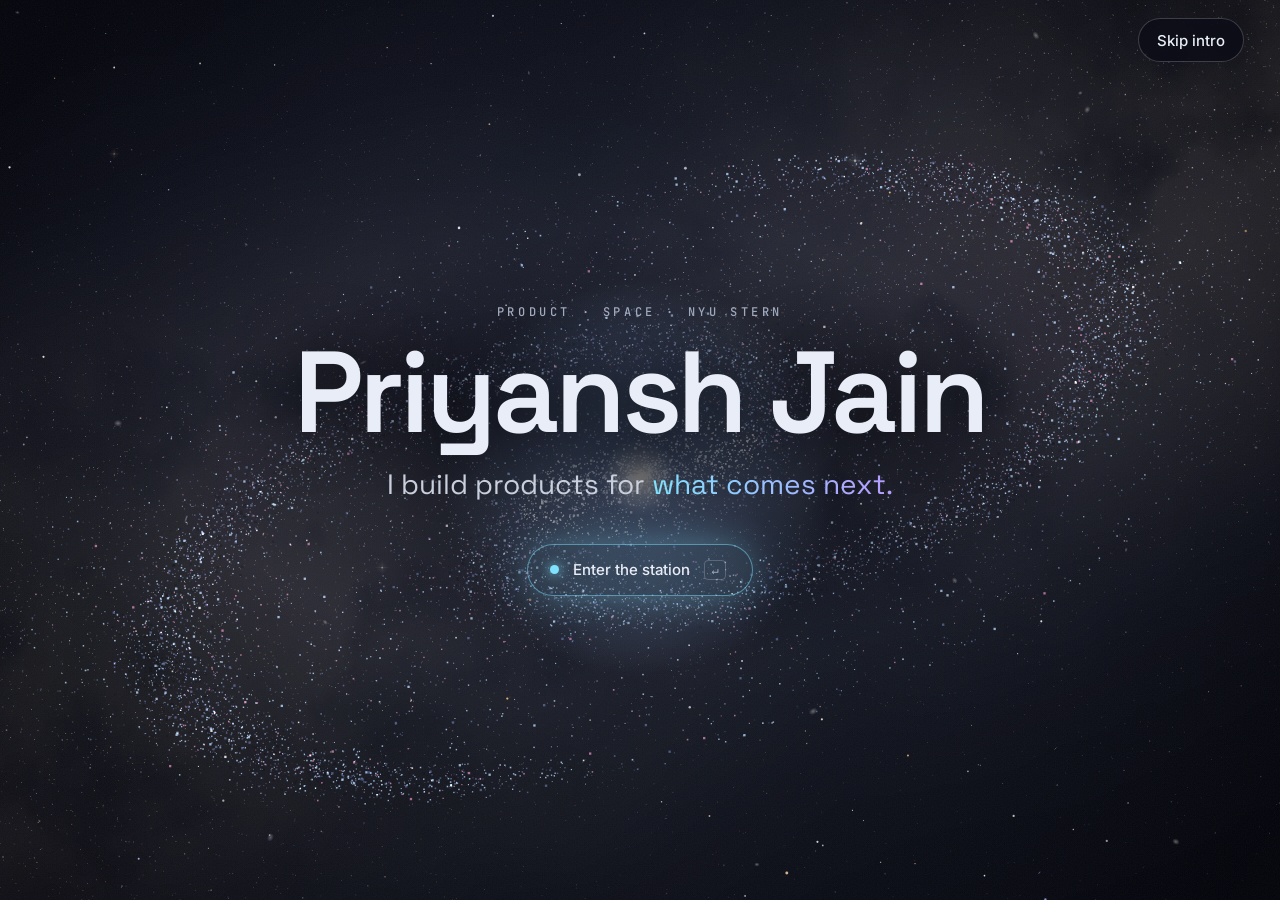
<file: classic.html>
<!doctype html>
<html lang="en">
<head>
<meta charset="utf-8">
<title>Priyansh Jain · Product &amp; Space Portfolio</title>
<meta name="robots" content="noindex, follow">
<link rel="canonical" href="https://priyanshjain.info/">
<meta http-equiv="refresh" content="0; url=./">
<script>location.replace("./" + location.hash);</script>
</head>
<body style="background:#04050b;color:#e9edf7;font:16px system-ui;padding:24px">
<p>The classic view has moved into the main site. <a href="./" style="color:#7fe3ff">Go to the home page</a>.</p>
</body>
</html>
</file>
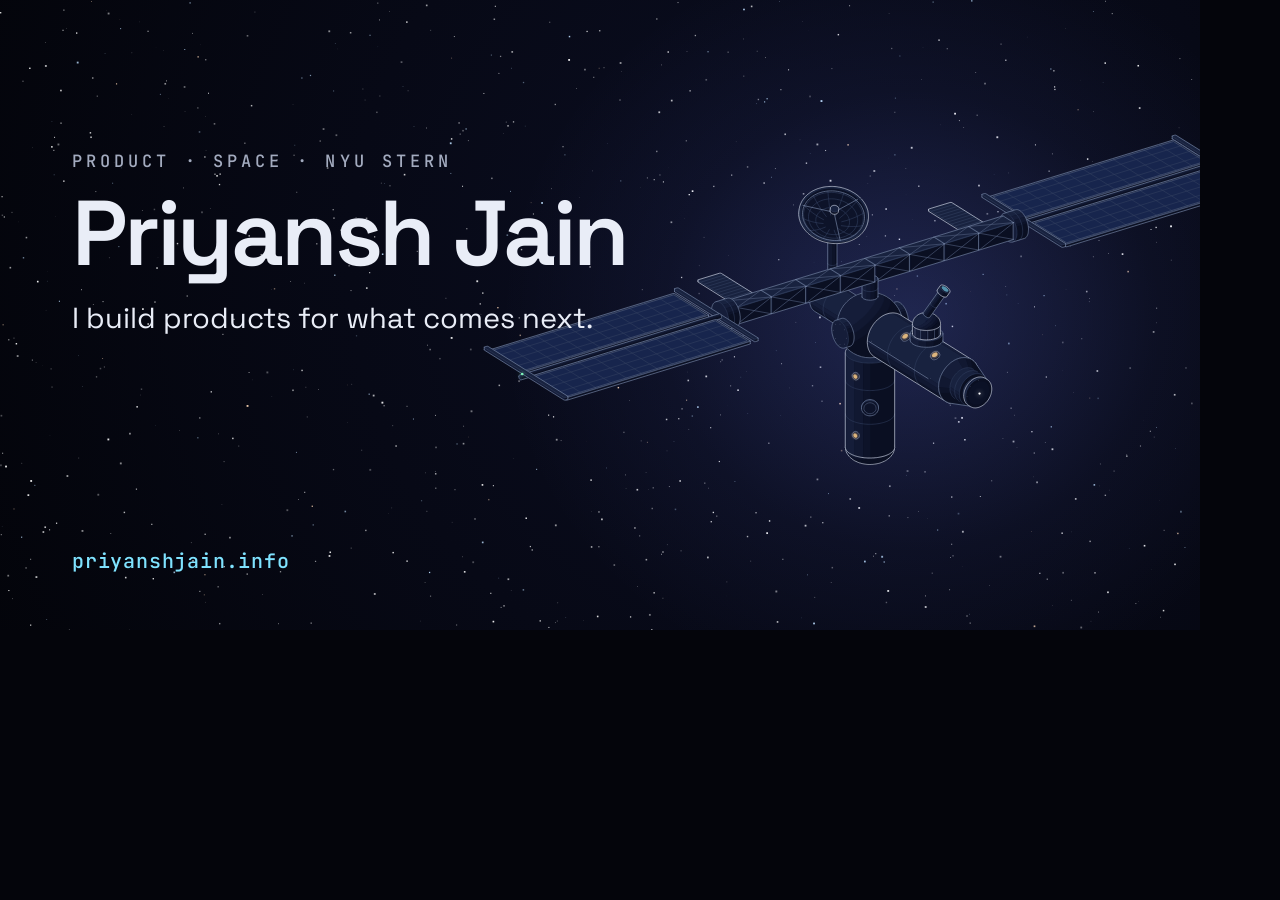
<file: tools/og.html>
<!doctype html>
<!-- Share image (1200×630). Re-render with:
     "/Applications/Google Chrome.app/Contents/MacOS/Google Chrome" --headless=new --hide-scrollbars --window-size=1200,630 --virtual-time-budget=5000 --screenshot=assets/og-image.png http://localhost:5173/tools/og.html (with the preview server running) -->
<html lang="en">
<head>
<meta charset="utf-8">
<link href="https://fonts.googleapis.com/css2?family=Space+Grotesk:wght@400;600&family=Inter:wght@400;500&family=JetBrains+Mono:wght@500&display=swap" rel="stylesheet">
<link rel="stylesheet" href="../assets/kit/iso.css">
<link rel="stylesheet" href="../assets/fig/space-iso.css">
<style>
html,body{margin:0;width:1200px;height:630px;overflow:hidden;background:#04050b}
body{position:relative;font-family:Inter,system-ui,sans-serif;color:#e9edf7}
canvas{position:absolute;inset:0}
.glow{position:absolute;right:-120px;top:-60px;width:820px;height:760px;background:radial-gradient(closest-side,rgba(110,130,255,.22),rgba(110,130,255,.05) 60%,transparent)}
#station{position:absolute;right:-40px;top:70px;width:740px}
.text{position:absolute;left:72px;top:150px;width:600px}
.k{font:500 17px 'JetBrains Mono',monospace;letter-spacing:.24em;text-transform:uppercase;color:#a3abbf}
h1{font:600 92px/.95 'Space Grotesk',sans-serif;margin:18px 0 22px;letter-spacing:-.035em}
.t{font:400 29px/1.3 'Space Grotesk',sans-serif;color:#e9edf7;white-space:nowrap}
.u{position:absolute;left:72px;bottom:56px;font:500 20px 'JetBrains Mono',monospace;color:#7fe3ff;letter-spacing:.04em}
</style>
</head>
<body class="iso space">
<canvas id="c" width="1200" height="630"></canvas>
<div class="glow"></div>
<div id="station"></div>
<div class="text">
  <div class="k">Product · Space · NYU Stern</div>
  <h1>Priyansh Jain</h1>
  <div class="t">I build products for what comes next.</div>
</div>
<div class="u">priyanshjain.info</div>
<script type="module">
  const c = document.getElementById("c"), g = c.getContext("2d");
  let s = 7; const r = () => ((s = (s * 16807) % 2147483647) / 2147483647);
  const bg = g.createRadialGradient(800, 260, 0, 800, 260, 900); bg.addColorStop(0, "#0b0e22"); bg.addColorStop(1, "#03040a"); g.fillStyle = bg; g.fillRect(0, 0, 1200, 630);
  for (let i = 0; i < 900; i++) { g.globalAlpha = 0.25 + r() * 0.7; g.fillStyle = r() < 0.15 ? "#bfe0ff" : r() < 0.06 ? "#ffd9b8" : "#fff"; const z = r() * 1.6 + 0.3; g.fillRect(r() * 1200, r() * 630, z, z); }
  import("../assets/fig/station.mjs").then((m) => { m.mount(document.getElementById("station")); });
</script>
</body>
</html>
</file>
<file: assets/kit/iso.css>
.iso{
  --anatomy-page:#0b0b0b;--anatomy-card:#131313;--anatomy-text:#a3a3a3;--anatomy-strong:#e6e6e6;--anatomy-muted:#6e6e6e;
  --anatomy-paper:#131313;--anatomy-face:#1b1b1b;--anatomy-top:#1c1c1c;
  --anatomy-shade-0:#0f0f0f;--anatomy-shade-1:#121212;--anatomy-shade-2:#151515;--anatomy-shade-3:#181818;
  --anatomy-lit-top:#262626;--anatomy-lit-shade:#1d1d1d;
  --anatomy-hi:#d4d4d4;--anatomy-mid:#6a6a6a;--anatomy-lo:#3e3e3e;--anatomy-faint:#2a2a2a;--anatomy-lit:#ffffff;
  --anatomy-halo:#050505;--anatomy-halo-opacity:.9;--anatomy-dot:#e6e6e6;
  --anatomy-red:#ff6b6b;--anatomy-green:#6be0a0;--anatomy-blue:#6b9bff;
  --anatomy-weight:.6px;--anatomy-ease:cubic-bezier(.32,.72,0,1);
  --anatomy-mono:ui-monospace,"SF Mono",Menlo,Consolas,monospace;
  --anatomy-lift:inset 0 1px 0 0 #ffffff0a,inset 0 0 0 1px #ffffff06,0 0 0 1px #00000026,0 1px 1px -.5px #00000014,0 3px 3px -1.5px #00000014,0 6px 6px -3px #00000014,0 12px 12px -6px #00000014;
}
.iso[data-theme="light"]{
  --anatomy-page:#f2f2ef;--anatomy-card:#fbfbfa;--anatomy-text:#57575a;--anatomy-strong:#18181a;--anatomy-muted:#8c8c90;
  --anatomy-paper:#fbfbfa;--anatomy-face:#ffffff;--anatomy-top:#ffffff;
  --anatomy-shade-0:#dcdcd9;--anatomy-shade-1:#e5e5e2;--anatomy-shade-2:#ededea;--anatomy-shade-3:#f4f4f1;
  --anatomy-lit-top:#ffffff;--anatomy-lit-shade:#eeeeeb;
  --anatomy-hi:#26262a;--anatomy-mid:#8a8a8f;--anatomy-lo:#b4b4b8;--anatomy-faint:#d4d4d6;--anatomy-lit:#000000;
  --anatomy-halo:#8a8a80;--anatomy-halo-opacity:.32;--anatomy-dot:#3a3a3e;
  --anatomy-red:#e5484d;--anatomy-green:#30a46c;--anatomy-blue:#3e63dd;
  --anatomy-lift:inset 0 1px 0 0 #ffffff,0 0 0 1px #0000000f,0 1px 1px -.5px #0000000a,0 3px 3px -1.5px #0000000a,0 6px 6px -3px #0000000a,0 12px 12px -6px #0000000a;
}
.iso-svg{display:block;width:100%;height:auto;overflow:visible}
.iso-svg path,.iso-svg circle{vector-effect:non-scaling-stroke}
.iso-fill{fill:var(--anatomy-paper);stroke:none}
.iso-solid[data-lit]>.iso-fill{fill:var(--anatomy-face)}
.iso-shade,.iso-top{stroke:none}
.iso-shade[data-shade="0"]{fill:var(--anatomy-shade-0)}
.iso-shade[data-shade="1"]{fill:var(--anatomy-shade-1)}
.iso-shade[data-shade="2"]{fill:var(--anatomy-shade-2)}
.iso-shade[data-shade="3"]{fill:var(--anatomy-shade-3)}
.iso-top{fill:var(--anatomy-top)}
.iso-solid[data-lit]>.iso-top{fill:var(--anatomy-lit-top)}
.iso-solid[data-lit]>.iso-shade{fill:var(--anatomy-lit-shade)}
.iso-solid[data-seamless]>.iso-shade,.iso-solid[data-seamless]>.iso-top{stroke-width:.4;stroke-linejoin:round}
.iso-solid[data-seamless]>.iso-shade[data-shade="0"]{stroke:var(--anatomy-shade-0)}
.iso-solid[data-seamless]>.iso-shade[data-shade="1"]{stroke:var(--anatomy-shade-1)}
.iso-solid[data-seamless]>.iso-shade[data-shade="2"]{stroke:var(--anatomy-shade-2)}
.iso-solid[data-seamless]>.iso-shade[data-shade="3"]{stroke:var(--anatomy-shade-3)}
.iso-solid[data-seamless]>.iso-top{stroke:var(--anatomy-top)}
.iso-solid[data-seamless][data-lit]>.iso-top{stroke:var(--anatomy-lit-top)}
.iso-solid[data-seamless][data-lit]>.iso-shade{stroke:var(--anatomy-lit-shade)}
.iso-solid[data-lit]>.iso-edge{stroke:var(--anatomy-lit)}
.iso-halo{fill:var(--anatomy-halo);stroke:none;filter:blur(9px);opacity:var(--anatomy-halo-opacity);transform:translateY(3px)}
.iso-line{fill:none;stroke:var(--anatomy-lo);stroke-width:var(--anatomy-weight);stroke-linecap:round;stroke-linejoin:round}
.iso-line[data-tone="hi"]{stroke:var(--anatomy-hi)}
.iso-line[data-tone="mid"]{stroke:var(--anatomy-mid)}
.iso-line[data-tone="lo"]{stroke:var(--anatomy-lo)}
.iso-line[data-tone="faint"]{stroke:var(--anatomy-faint)}
.iso-line[data-tone="lit"]{stroke:var(--anatomy-lit)}
.iso-line[data-tone="red"]{stroke:var(--anatomy-red)}
.iso-line[data-tone="green"]{stroke:var(--anatomy-green)}
.iso-line[data-tone="blue"]{stroke:var(--anatomy-blue)}
.iso-line[data-dotted]{stroke-dasharray:.01 3.5;stroke-width:1}
.iso-line[data-dashed]{stroke-dasharray:3 3}
.iso-line[data-flow]{stroke-dasharray:2 6}
.iso-wire-end{fill:var(--anatomy-paper);stroke:var(--anatomy-lo);stroke-width:var(--anatomy-weight)}
.iso-wire[data-tone="hi"] .iso-wire-end{stroke:var(--anatomy-hi)}
.iso-wire[data-tone="mid"] .iso-wire-end{stroke:var(--anatomy-mid)}
.iso-wire[data-tone="faint"] .iso-wire-end{stroke:var(--anatomy-faint)}
.iso-wire[data-tone="lit"] .iso-wire-end{stroke:var(--anatomy-lit)}
.iso-dots circle{fill:var(--anatomy-dot);stroke:none;opacity:.32}
.iso-dots[data-tone="hi"] circle{opacity:.85}
.iso-dots[data-tone="mid"] circle{opacity:.45}
.iso-dots[data-tone="lo"] circle{opacity:.22}
.iso-dots[data-tone="faint"] circle{opacity:.12}
.iso-face-text{fill:var(--anatomy-mid);font-family:var(--anatomy-mono);letter-spacing:.04em}
.iso-face-text[data-tone="hi"]{fill:var(--anatomy-hi)}
.iso-face-text[data-tone="lo"]{fill:var(--anatomy-lo)}
.iso-face-text[data-tone="faint"]{fill:var(--anatomy-faint)}
.tb-body{fill:var(--anatomy-shade-2);stroke:none}
.tb-shine{fill:var(--anatomy-top);stroke:none}
.tb-shade{fill:var(--anatomy-shade-0);stroke:none}
.tb-ring{fill:none;stroke:var(--anatomy-lo);stroke-width:.45;stroke-linecap:butt;stroke-linejoin:round}
.tb-ring[data-tone="mid"]{stroke:var(--anatomy-mid)}
.tb-ring[data-tone="faint"]{stroke:var(--anatomy-faint)}
.tb-ring[data-tone="hi"]{stroke:var(--anatomy-hi)}
@keyframes iso-flow{to{stroke-dashoffset:-32}}
@keyframes iso-pulse{0%,100%{opacity:.18}12%{opacity:1}40%{opacity:.18}}
.iso-line[data-flow]{animation:iso-flow 1600ms linear infinite}
.iso-dots circle[data-pulse]{animation:iso-pulse 1600ms steps(1,end) infinite;animation-delay:var(--pulse-at,0ms)}
.iso-figure{margin:32px 0 36px}
.iso-plate{position:relative;padding:52px 24px;border-radius:0;background:var(--anatomy-card);box-shadow:0 0 0 1px var(--anatomy-mid);--anatomy-paper:var(--anatomy-card)}
.iso-plate-corners{position:absolute;inset:18px 20px;pointer-events:none}
.iso-plate-corner{position:absolute;color:var(--anatomy-muted);font-family:var(--anatomy-mono);font-size:10.5px;line-height:1;letter-spacing:.04em;white-space:nowrap}
.iso-plate-corner[data-corner="fig"]{top:0;left:0;color:var(--anatomy-text)}
.iso-plate-corner[data-corner="title"]{top:0;right:0;text-transform:uppercase;letter-spacing:.1em}
.iso-plate-corner[data-corner="hint"]{bottom:0;left:0;text-transform:uppercase;letter-spacing:.1em}
.iso-plate-corner[data-corner="readout"]{right:0;bottom:0;color:var(--anatomy-text);font-variant-numeric:tabular-nums}
.iso-plate .iso-svg{margin:0 auto}
.iso-legend{display:grid;gap:8px;margin-top:12px;color:var(--anatomy-muted);font-size:13px;line-height:1.55}
.iso-keys{display:flex;flex-wrap:wrap;gap:6px 18px}
.iso-key{display:inline-flex;align-items:center;gap:7px}
.iso-swatch{width:16px;height:10px;flex:none;overflow:visible}
.iso-swatch path{fill:none;stroke:var(--anatomy-hi);stroke-width:1;vector-effect:non-scaling-stroke;stroke-linejoin:round;stroke-linecap:round}
.iso-swatch[data-mark="raised"] path,.iso-swatch[data-mark="flat"] path{stroke:var(--anatomy-mid)}
.iso-swatch[data-mark="lit"] path{stroke:var(--anatomy-lit)}
.iso-swatch[data-mark="dim"] path{stroke:var(--anatomy-lo)}
.iso-swatch[data-mark="dotted"] path{stroke-dasharray:.01 3;stroke-width:1.4}
.iso-swatch[data-mark="dashed"] path{stroke-dasharray:3 2.5}
.iso-swatch[data-mark="red"] path{stroke:var(--anatomy-red)}
.iso-swatch[data-mark="green"] path{stroke:var(--anatomy-green)}
.iso-swatch[data-mark="blue"] path{stroke:var(--anatomy-blue)}
.iso-swatch-crease{stroke:var(--anatomy-lo)!important}
@media (max-width:560px){.iso-plate{padding:48px 12px 70px}.iso-plate-corner[data-corner="hint"]{bottom:18px}}
@media (prefers-reduced-motion:reduce){.iso-line[data-flow],.iso-dots circle[data-pulse]{animation:none}}
</file>
<file: assets/fig/space-iso.css>
/* Space palette for anatomy figures: navy paper, blue-grey lines, cyan lit accent */
.iso.space{
  --anatomy-page:#05060d;--anatomy-card:transparent;--anatomy-text:#a9b3c9;--anatomy-strong:#e9edf7;--anatomy-muted:#6f7a94;
  --anatomy-paper:#0b1126;--anatomy-face:#141d38;--anatomy-top:#18223f;
  --anatomy-shade-0:#0a0f22;--anatomy-shade-1:#0d1329;--anatomy-shade-2:#111831;--anatomy-shade-3:#151d39;
  --anatomy-lit-top:#1c2a4f;--anatomy-lit-shade:#152242;
  --anatomy-hi:#e6edfb;--anatomy-mid:#8494b6;--anatomy-lo:#526080;--anatomy-faint:#323e5e;--anatomy-lit:#7fe3ff;
  --anatomy-halo:#000;--anatomy-halo-opacity:.8;--anatomy-dot:#dfe8ff;
  --anatomy-red:#ff6b7a;--anatomy-green:#7cf2b9;--anatomy-blue:#7fb2ff;
}
.iso.space .iso-plate{--anatomy-paper:#0b1126}
</file>
